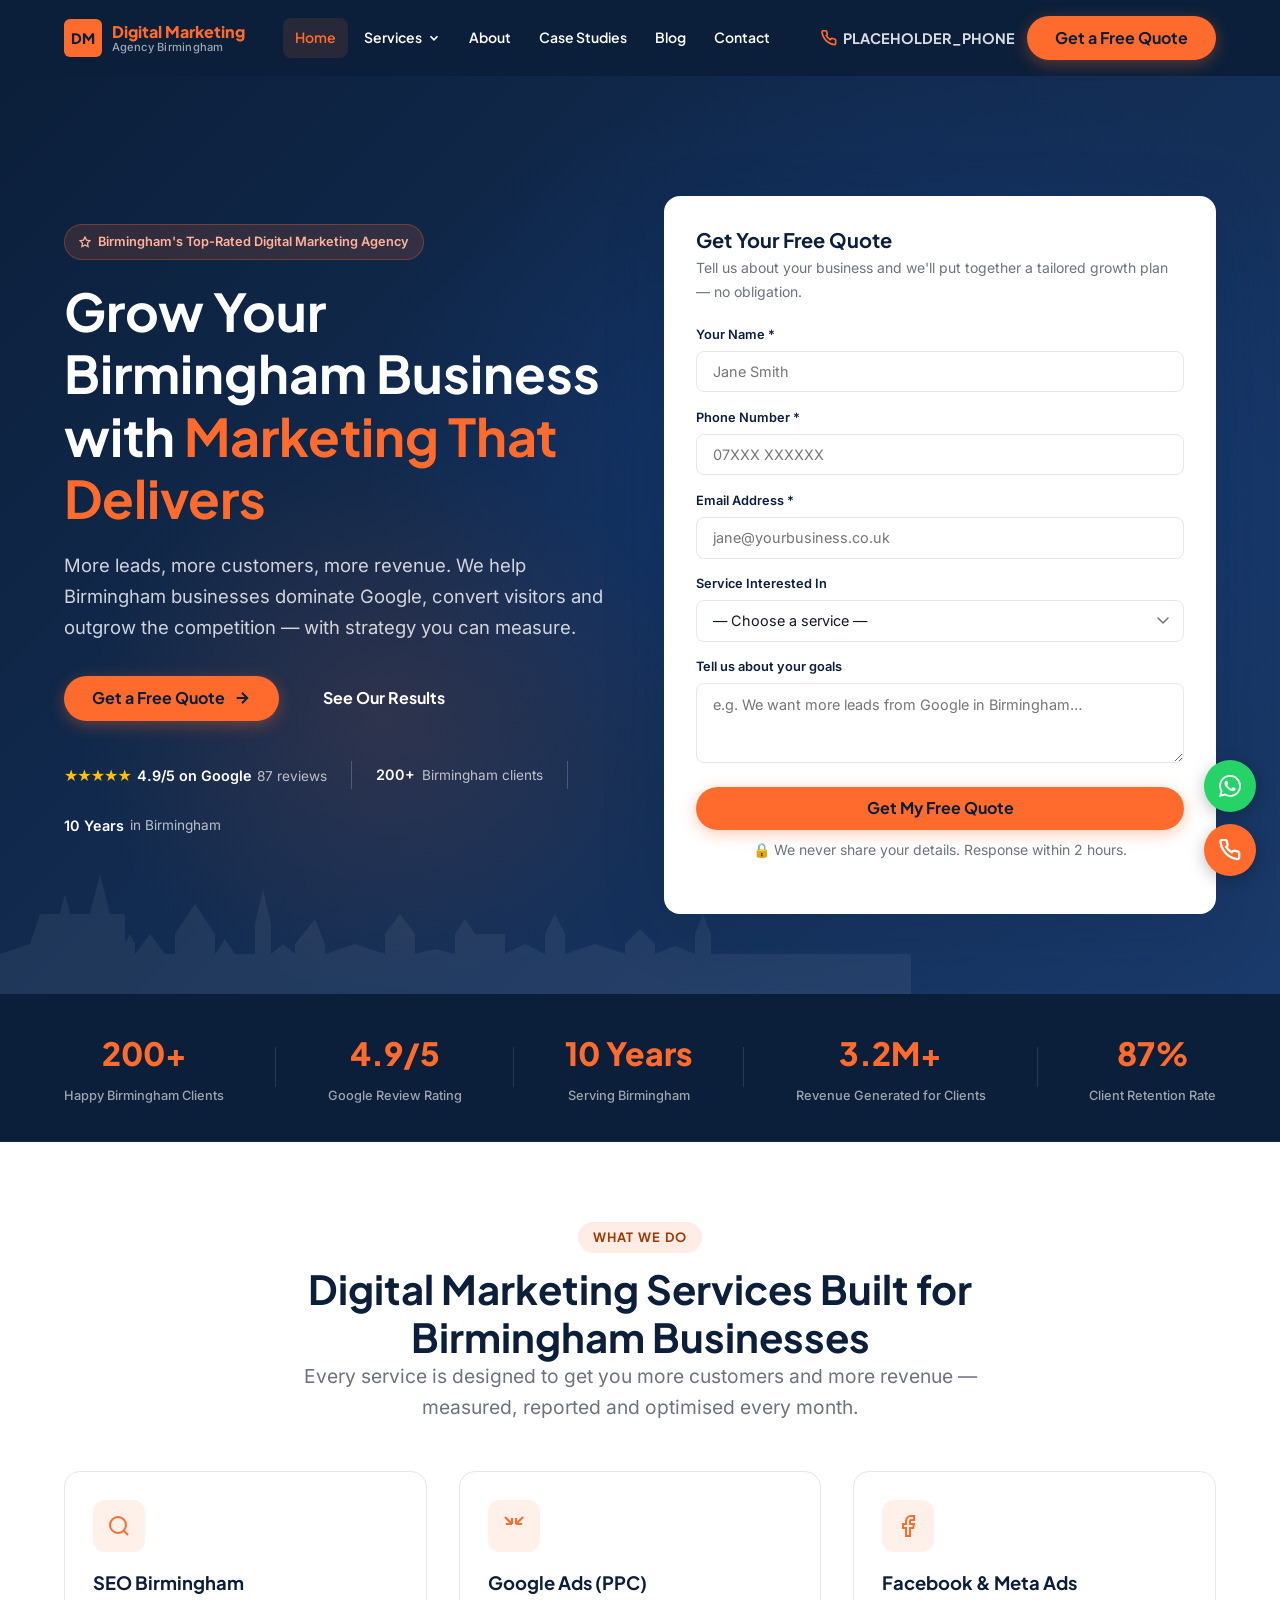
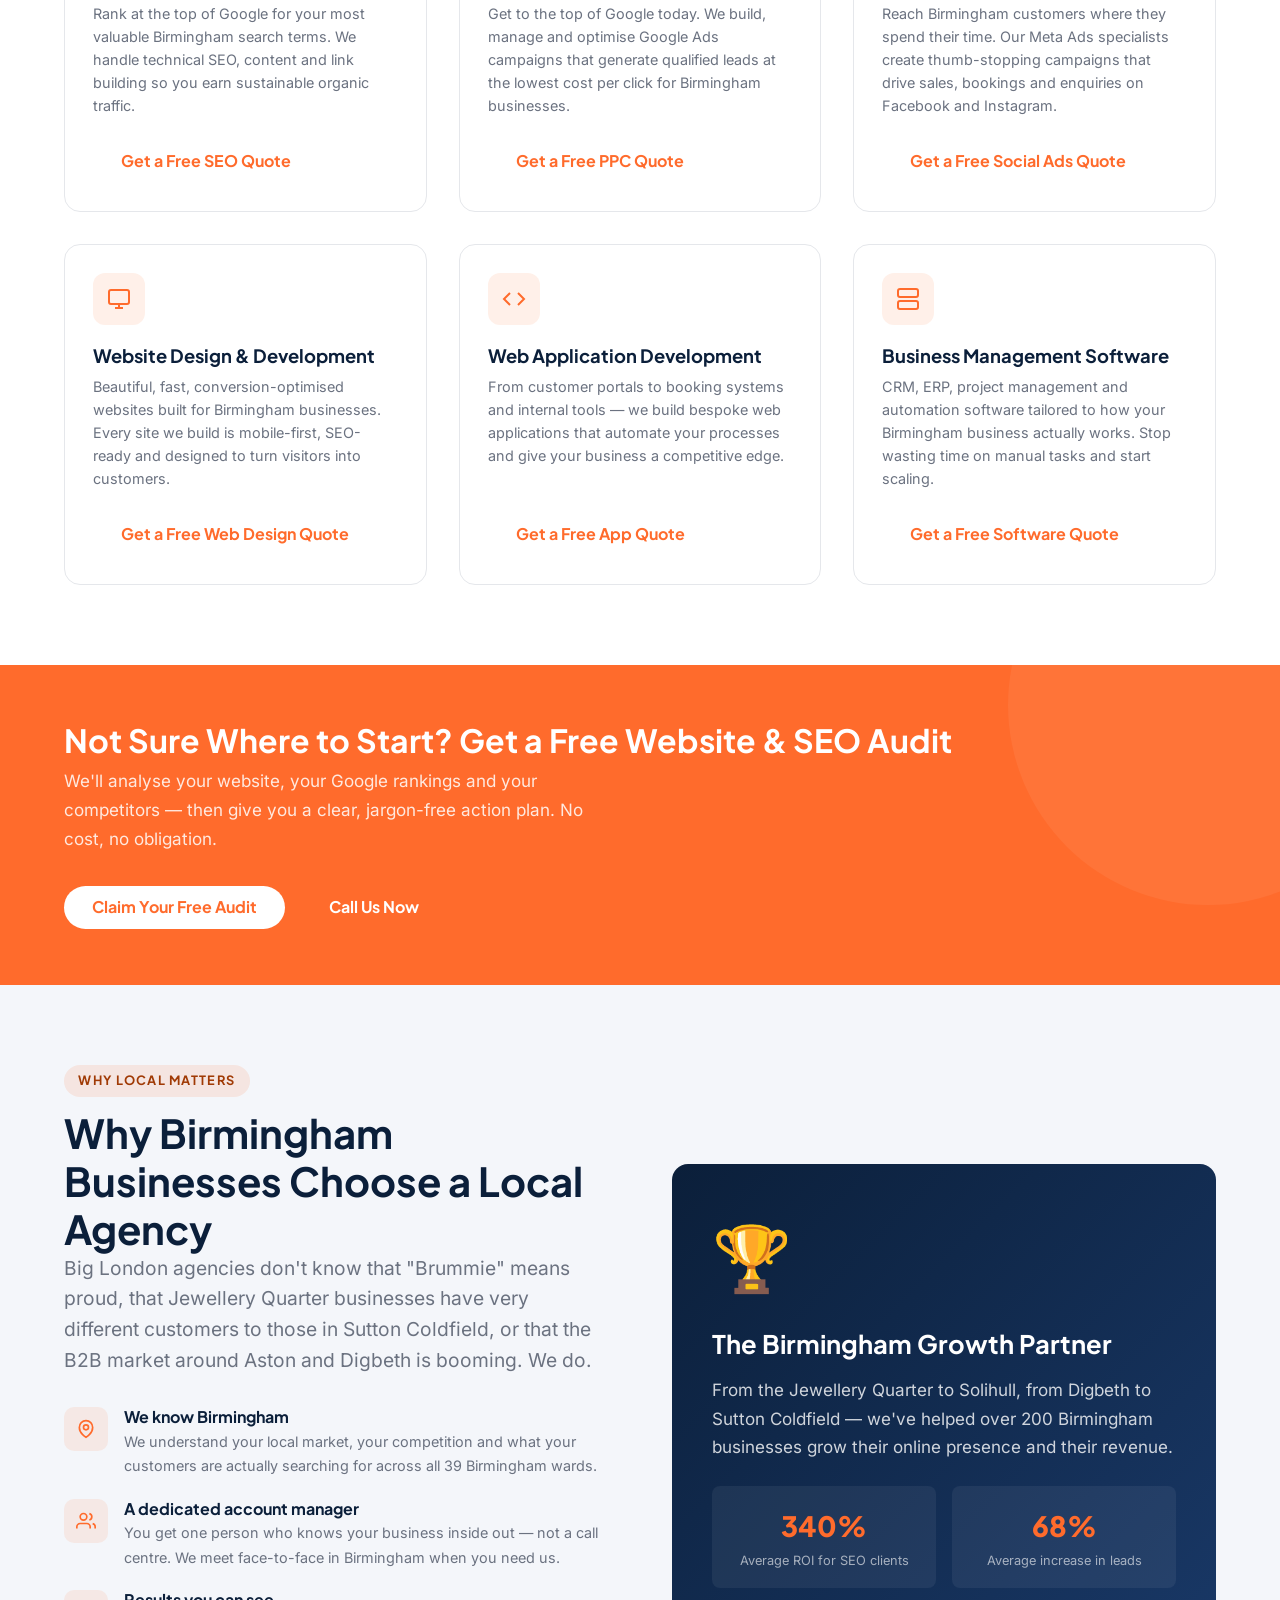
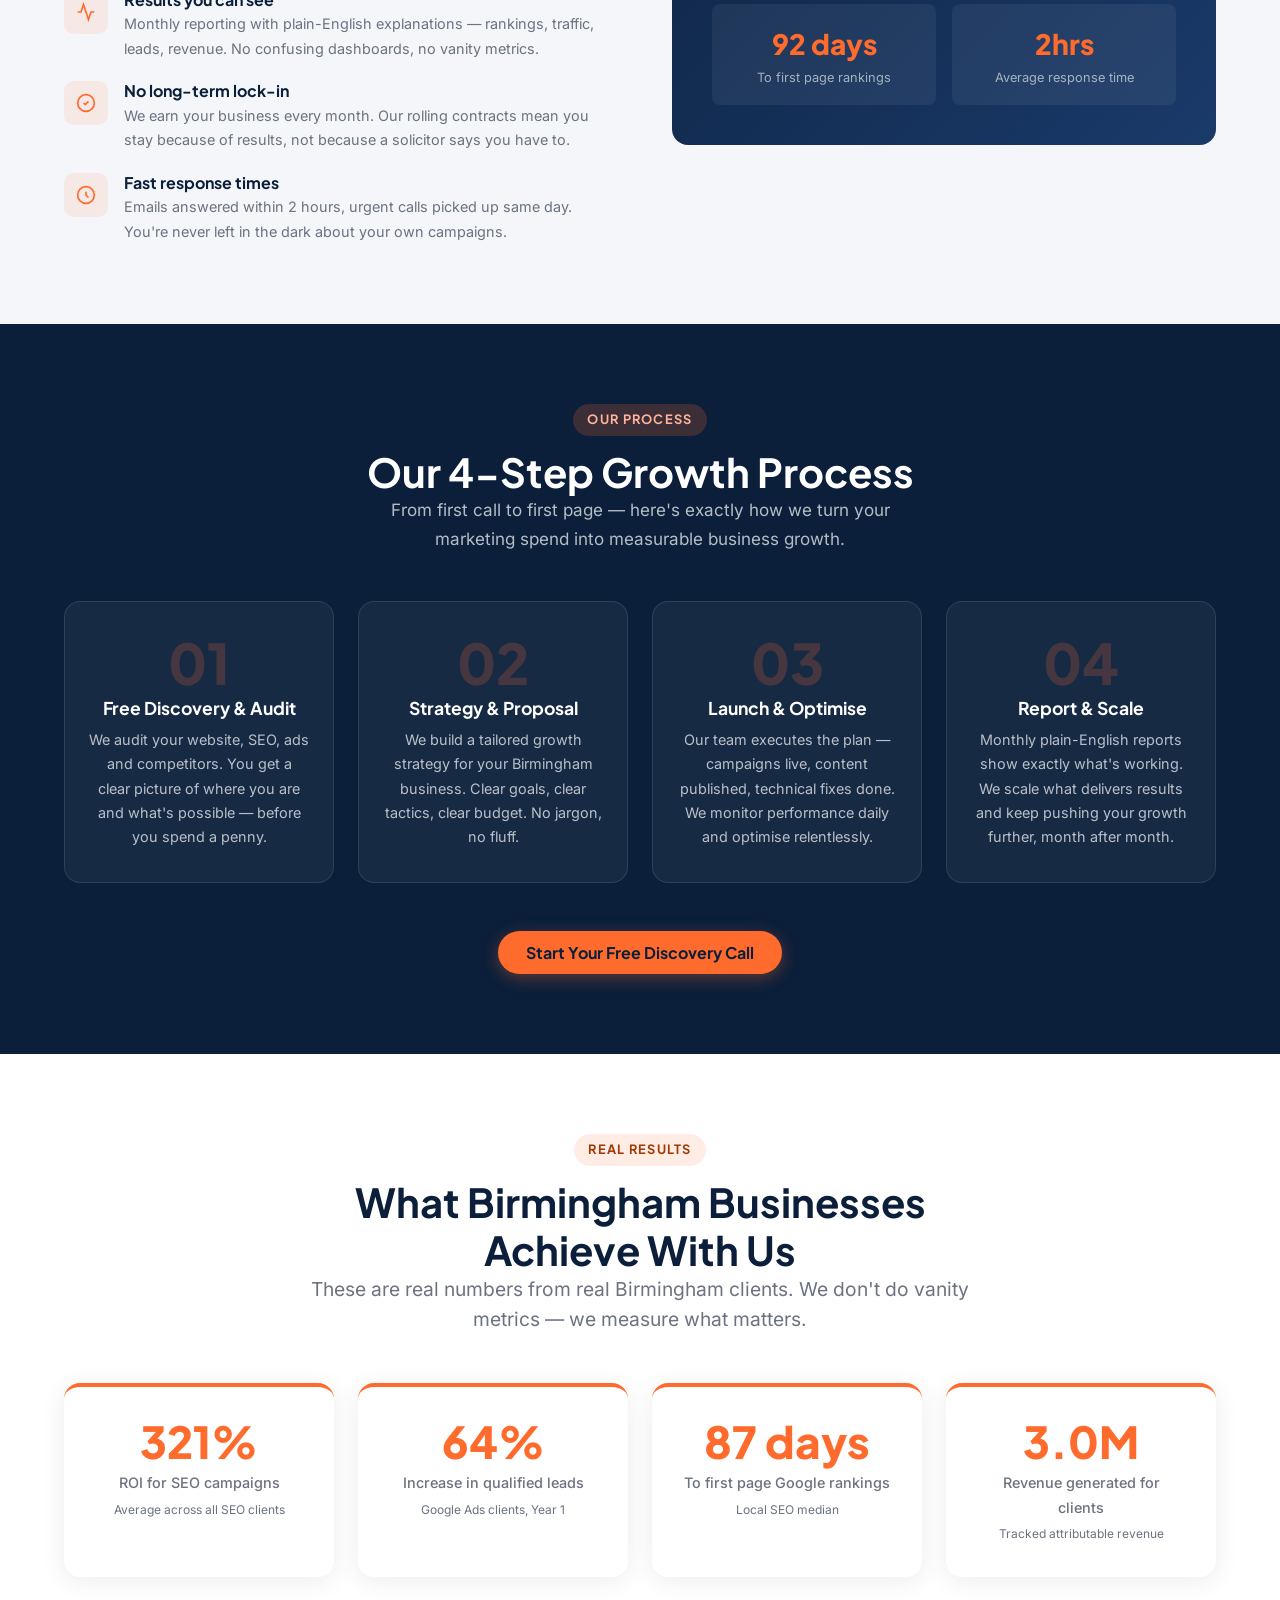
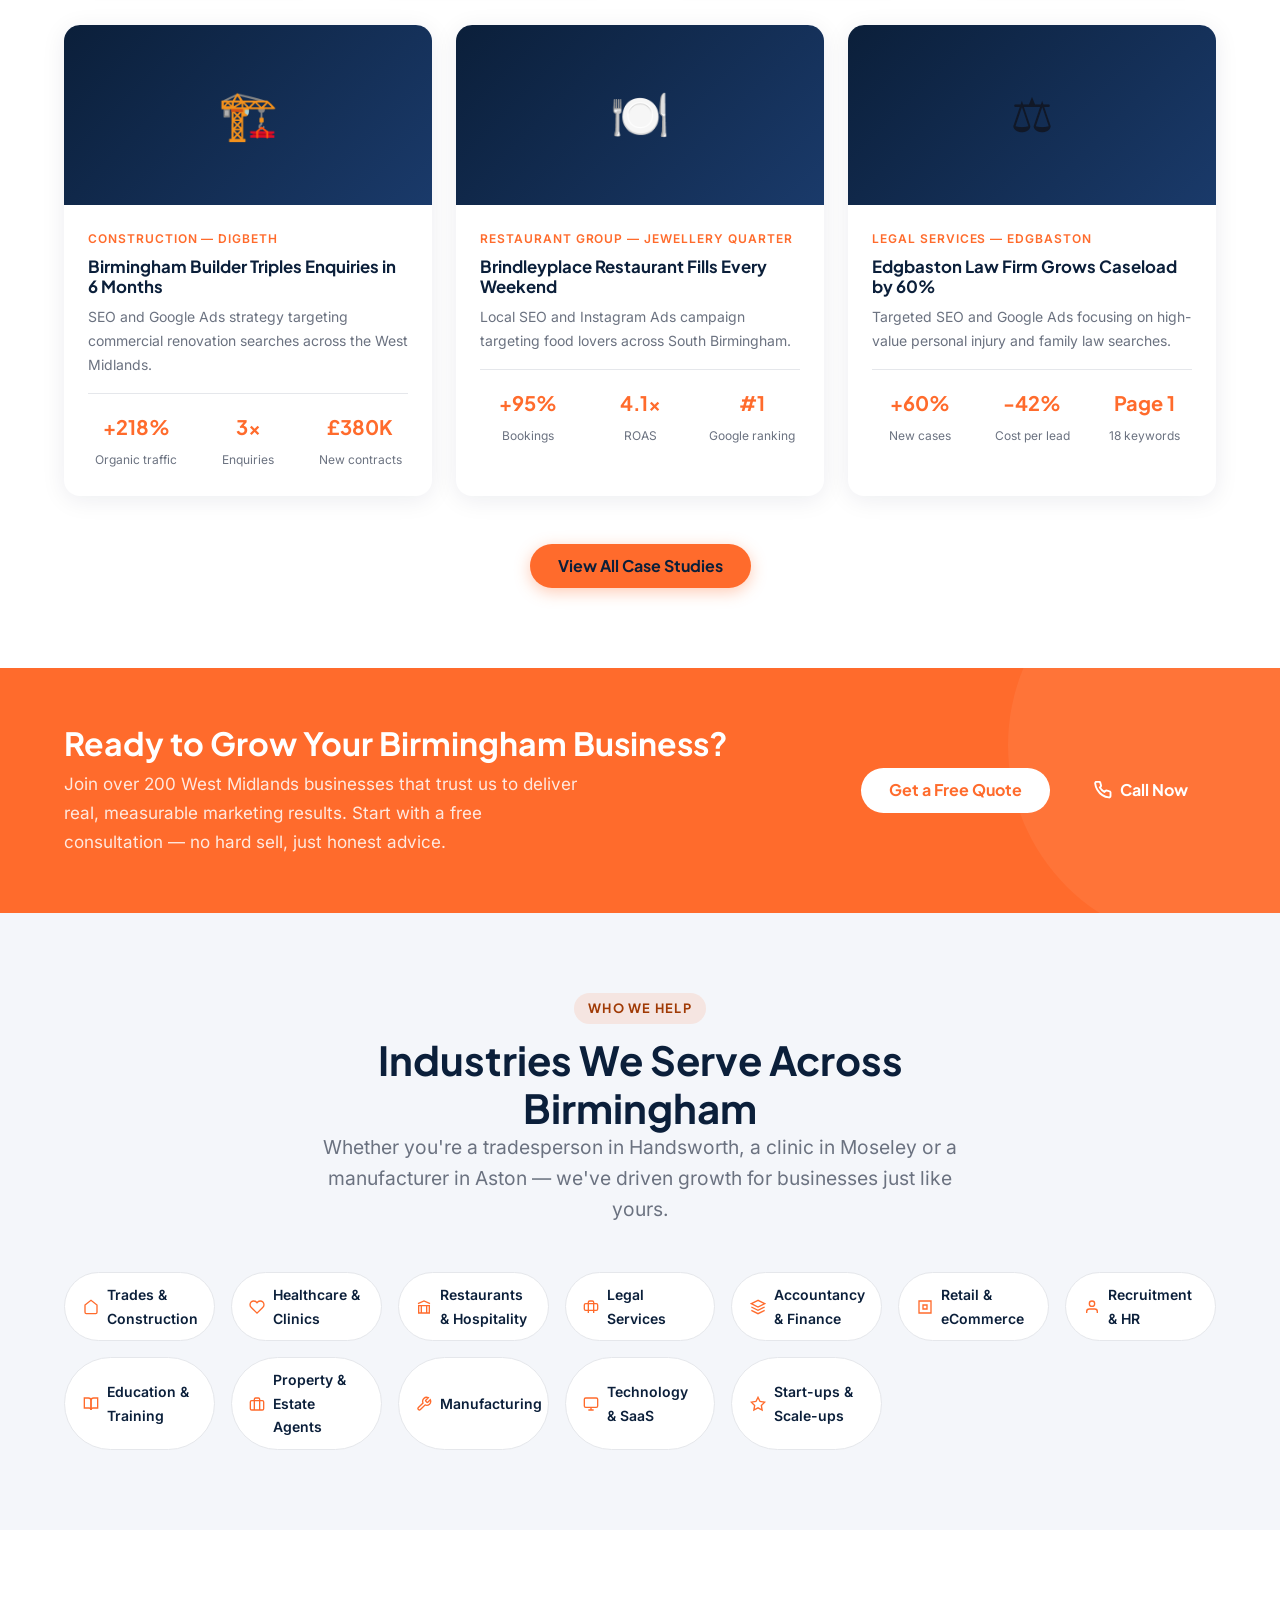
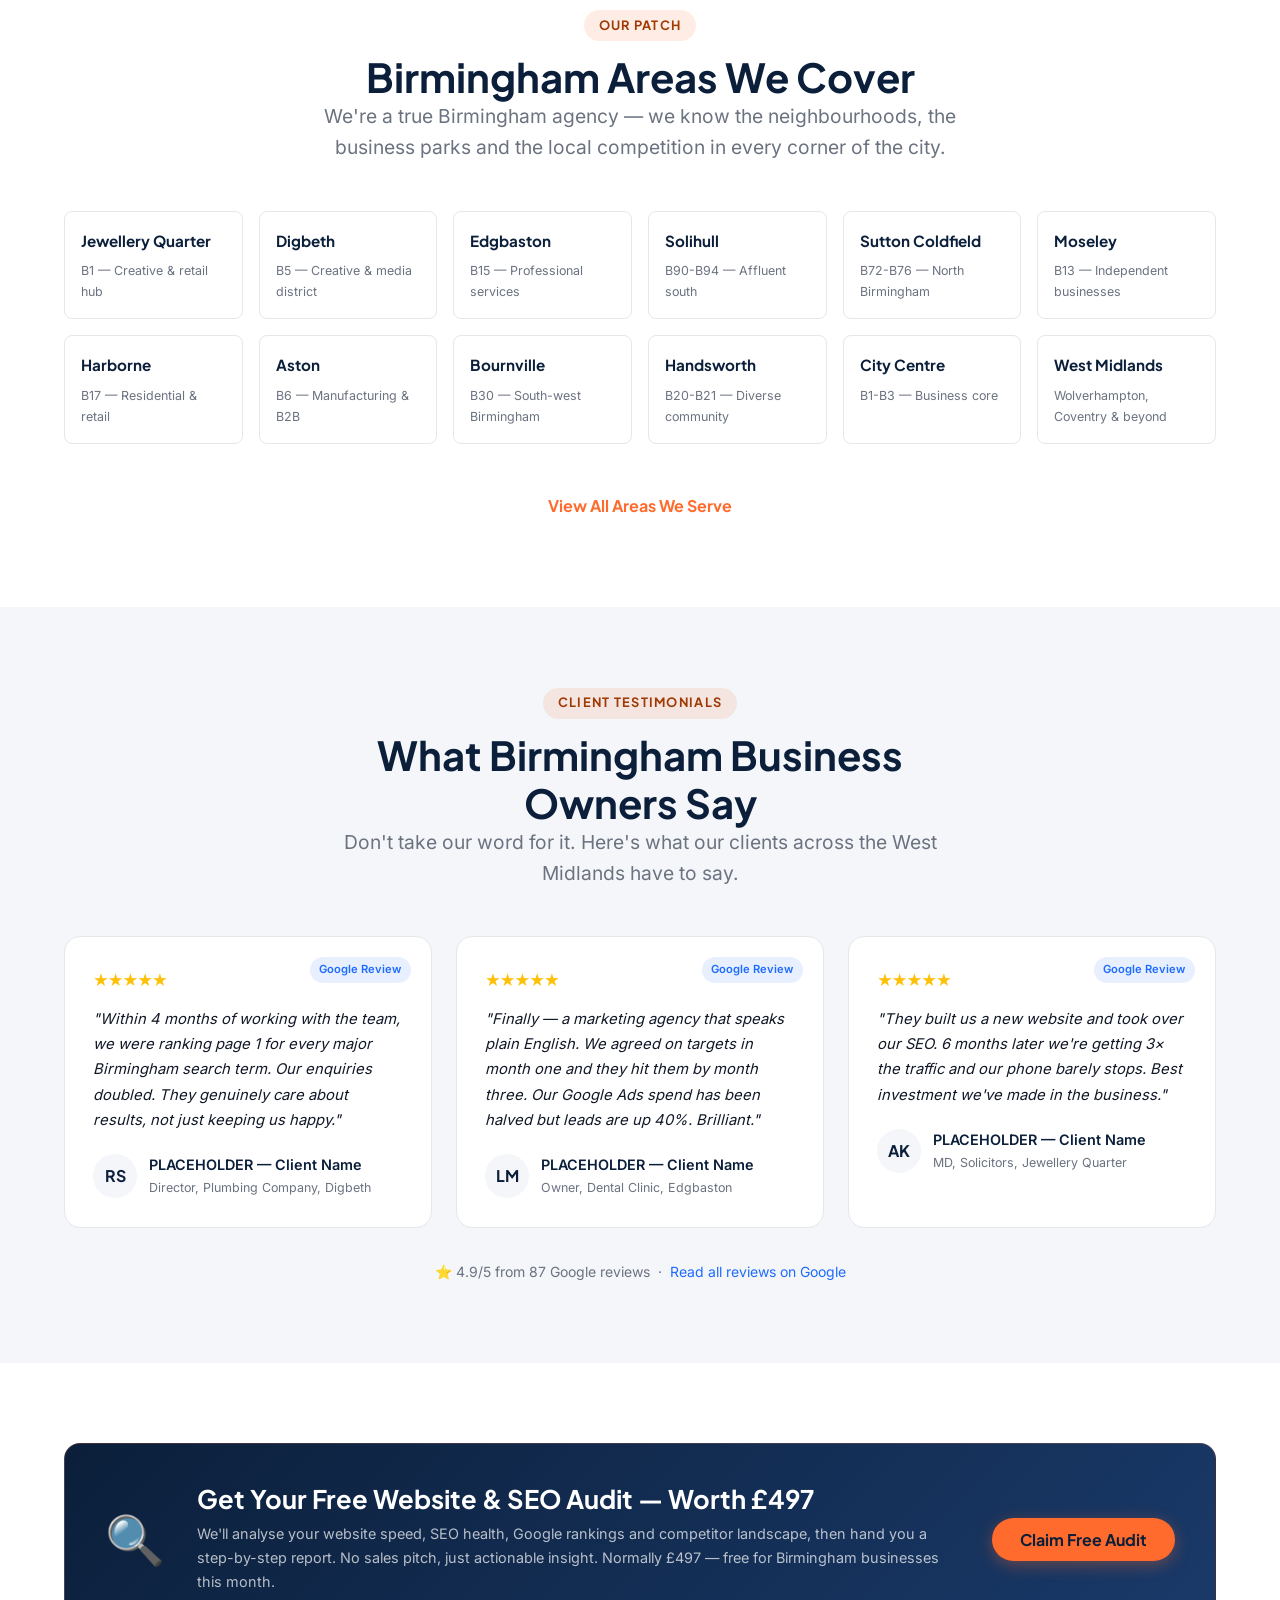
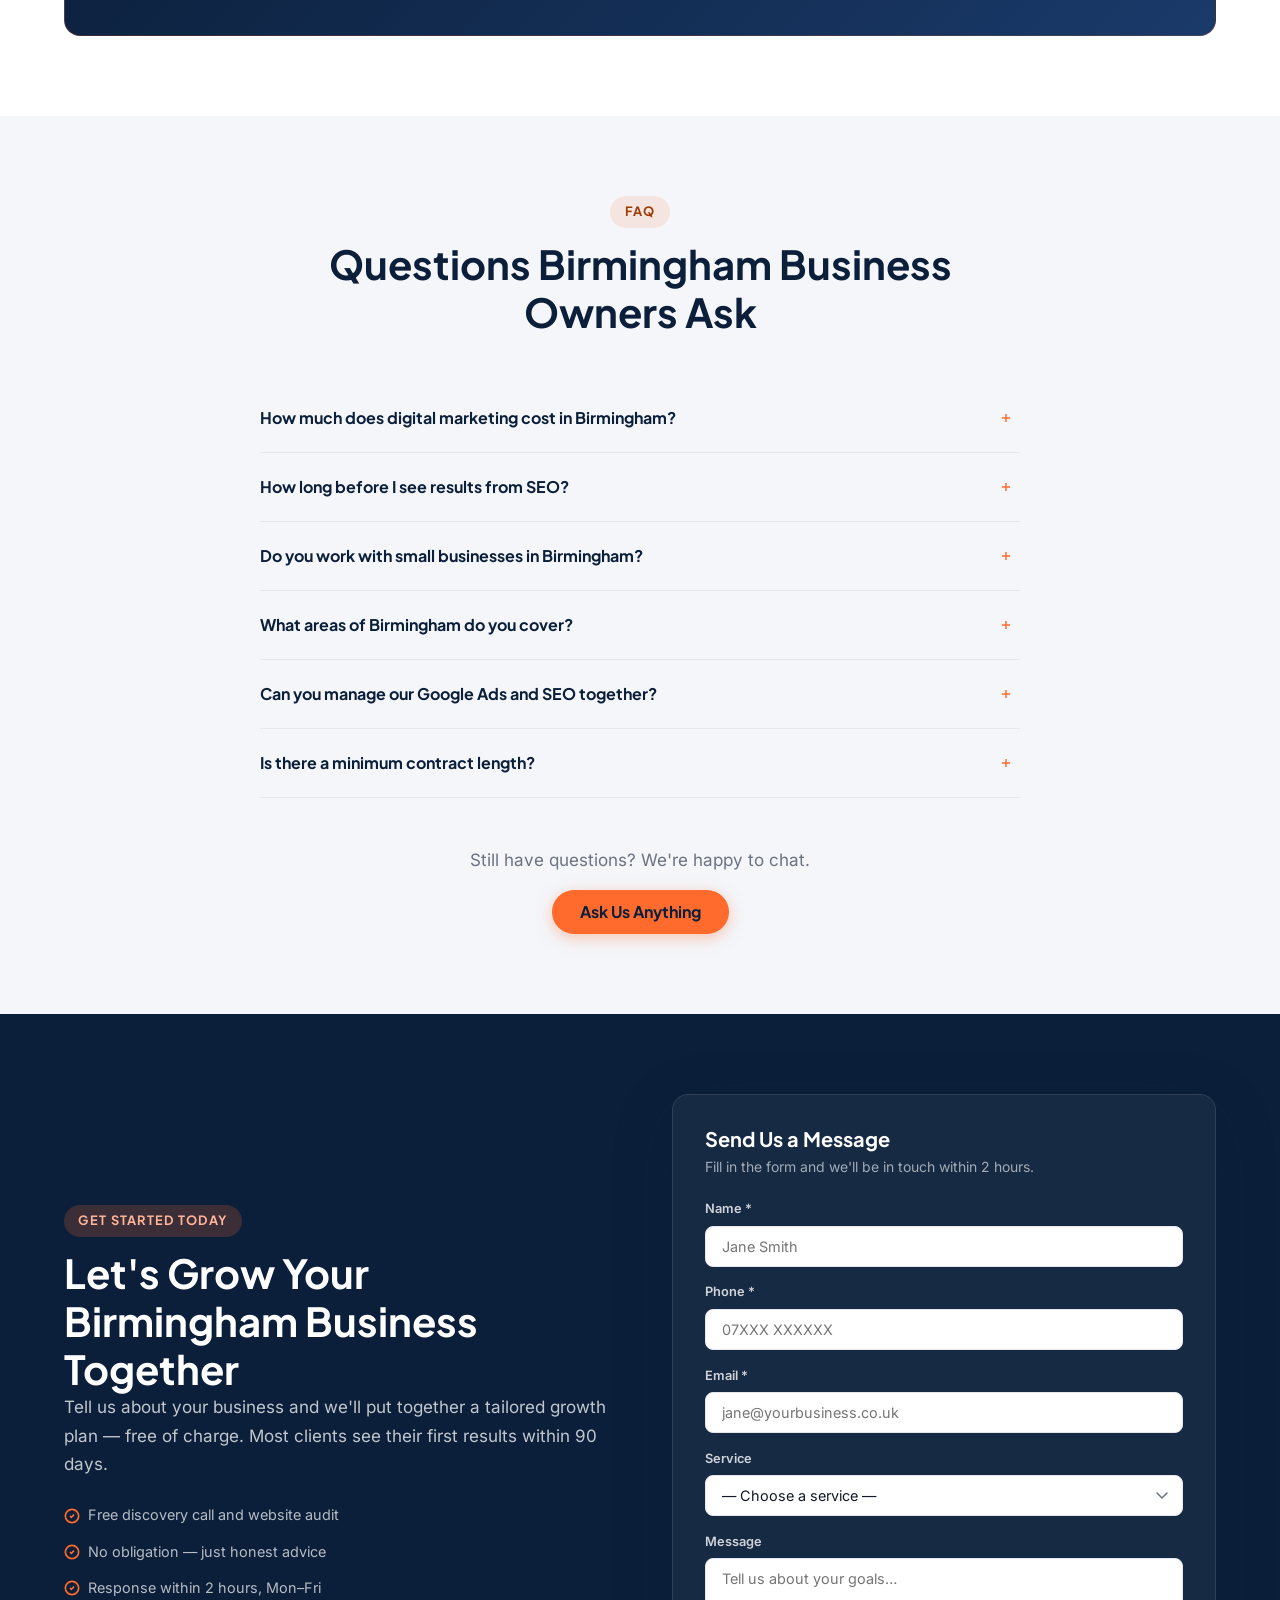
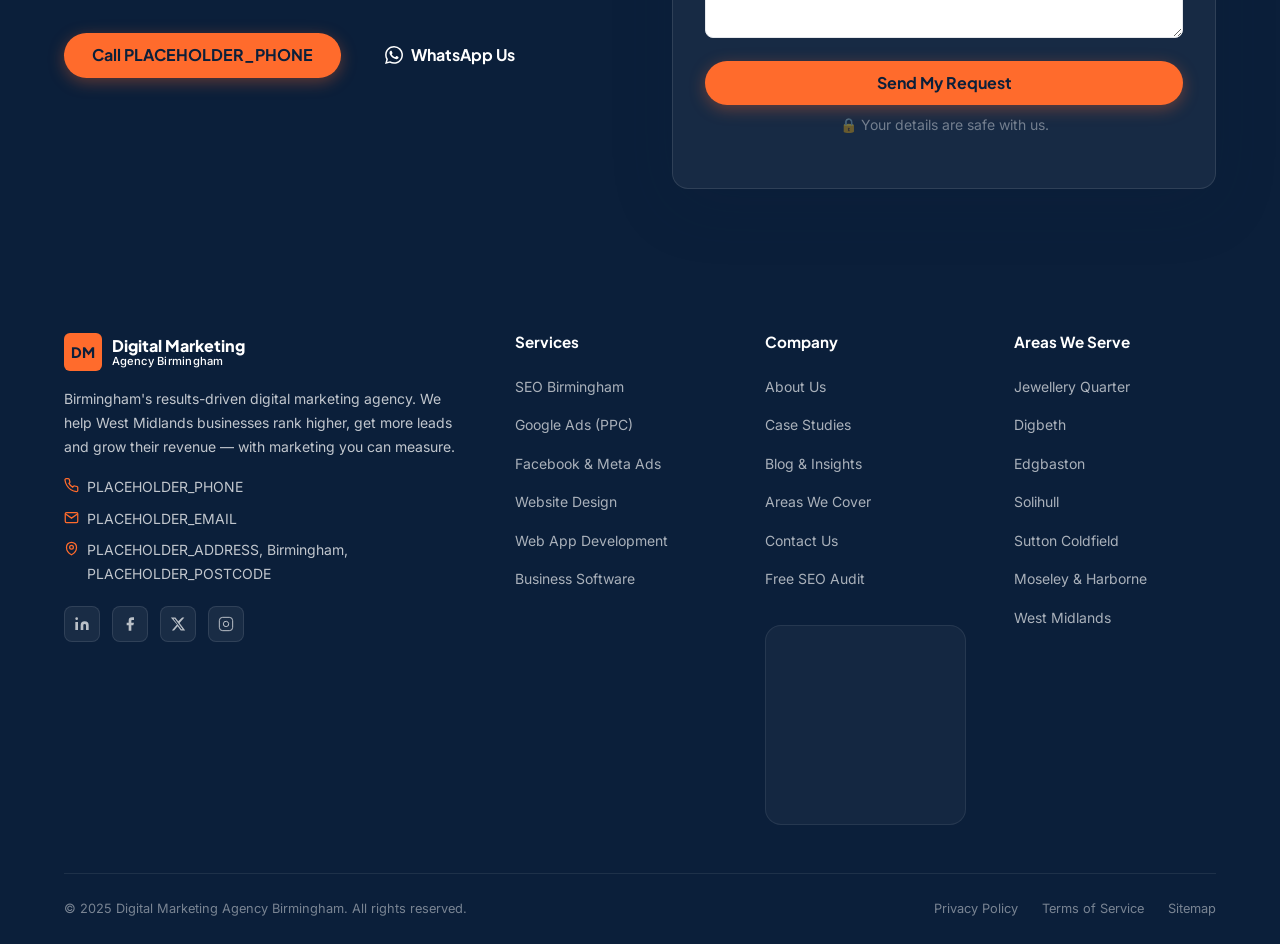
<file: index.html>
<!DOCTYPE html>
<html lang="en-GB">
<head>
  <meta charset="UTF-8">
  <meta name="viewport" content="width=device-width, initial-scale=1.0">
  <title>Digital Marketing Agency Birmingham | Results-Driven Growth</title>
  <meta name="description" content="Birmingham's top-rated digital marketing agency. SEO, Google Ads, web design & social media for West Midlands businesses. Get a free quote today.">
  <meta name="robots" content="index, follow">
  <link rel="canonical" href="https://www.digitalmarketingagencybirmingham.co.uk/">

  <!-- Open Graph -->
  <meta property="og:type" content="website">
  <meta property="og:url" content="https://www.digitalmarketingagencybirmingham.co.uk/">
  <meta property="og:title" content="Digital Marketing Agency Birmingham | Results-Driven Growth">
  <meta property="og:description" content="Birmingham's top-rated digital marketing agency. SEO, Google Ads, web design & social media for West Midlands businesses.">
  <meta property="og:image" content="https://www.digitalmarketingagencybirmingham.co.uk/assets/images/og-home.jpg">
  <meta name="twitter:card" content="summary_large_image">
  <meta name="twitter:title" content="Digital Marketing Agency Birmingham">
  <meta name="twitter:description" content="Birmingham's top-rated digital marketing agency. SEO, Google Ads, web design & social media for West Midlands businesses.">

  <!-- Google Search Console verification -->
  <meta name="google-site-verification" content="PLACEHOLDER_GSC_TOKEN">

  <link rel="preload" href="/assets/fonts/plus-jakarta-sans-latin.woff2" as="font" type="font/woff2" crossorigin>
  <link rel="preload" href="/assets/fonts/inter-latin.woff2" as="font" type="font/woff2" crossorigin>
  <!-- Fonts & Styles -->
  <link rel="stylesheet" href="/assets/css/main.css?v=3">

  <!-- GA4 -->
  <script>
    window.addEventListener('load',function(){
      setTimeout(function(){
        var s=document.createElement('script');
        s.src='https://www.googletagmanager.com/gtag/js?id=G-PLACEHOLDER';
        s.async=true;document.head.appendChild(s);
        window.dataLayer=window.dataLayer||[];
        function gtag(){dataLayer.push(arguments)}
        gtag('js',new Date());gtag('config','G-PLACEHOLDER',{send_page_view:true});
      },2000);
    });
  </script>

  <!-- Schema Markup -->
  <script type="application/ld+json">
  {
    "@context": "https://schema.org",
    "@graph": [
      {
        "@type": "ProfessionalService",
        "@id": "https://www.digitalmarketingagencybirmingham.co.uk/#organization",
        "name": "Digital Marketing Agency Birmingham",
        "alternateName": "DMA Birmingham",
        "url": "https://www.digitalmarketingagencybirmingham.co.uk",
        "logo": "https://www.digitalmarketingagencybirmingham.co.uk/assets/images/logo.png",
        "image": "https://www.digitalmarketingagencybirmingham.co.uk/assets/images/og-home.jpg",
        "description": "Award-winning digital marketing agency based in Birmingham helping West Midlands businesses grow online with SEO, PPC, web design and social media.",
        "telephone": "PLACEHOLDER_PHONE",
        "email": "PLACEHOLDER_EMAIL",
        "address": {
          "@type": "PostalAddress",
          "streetAddress": "PLACEHOLDER_ADDRESS",
          "addressLocality": "Birmingham",
          "addressRegion": "West Midlands",
          "postalCode": "PLACEHOLDER_POSTCODE",
          "addressCountry": "GB"
        },
        "geo": { "@type": "GeoCoordinates", "latitude": "52.4862", "longitude": "-1.8904" },
        "areaServed": ["Birmingham", "West Midlands", "Solihull", "Sutton Coldfield", "Edgbaston", "Digbeth", "Jewellery Quarter"],
        "openingHoursSpecification": [
          { "@type": "OpeningHoursSpecification", "dayOfWeek": ["Monday","Tuesday","Wednesday","Thursday","Friday"], "opens": "09:00", "closes": "18:00" }
        ],
        "aggregateRating": { "@type": "AggregateRating", "ratingValue": "4.9", "reviewCount": "87", "bestRating": "5" },
        "sameAs": [
          "https://www.facebook.com/PLACEHOLDER",
          "https://www.linkedin.com/company/PLACEHOLDER",
          "https://twitter.com/PLACEHOLDER"
        ]
      },
      {
        "@type": "WebSite",
        "@id": "https://www.digitalmarketingagencybirmingham.co.uk/#website",
        "url": "https://www.digitalmarketingagencybirmingham.co.uk",
        "name": "Digital Marketing Agency Birmingham",
        "publisher": { "@id": "https://www.digitalmarketingagencybirmingham.co.uk/#organization" },
        "potentialAction": {
          "@type": "SearchAction",
          "target": "https://www.digitalmarketingagencybirmingham.co.uk/blog/?s={search_term_string}",
          "query-input": "required name=search_term_string"
        }
      },
      {
        "@type": "FAQPage",
        "mainEntity": [
          {
            "@type": "Question",
            "name": "How much does digital marketing cost in Birmingham?",
            "acceptedAnswer": { "@type": "Answer", "text": "Our digital marketing packages start from £500/month for local SEO, rising to £2,500+/month for full-service campaigns. Every engagement starts with a free audit so we scope exactly what your business needs." }
          },
          {
            "@type": "Question",
            "name": "How long before I see results from SEO?",
            "acceptedAnswer": { "@type": "Answer", "text": "Most Birmingham clients see measurable ranking improvements within 90 days. Significant organic traffic growth typically follows at the 4–6 month mark. We track and report every step of the way." }
          },
          {
            "@type": "Question",
            "name": "Do you work with small businesses in Birmingham?",
            "acceptedAnswer": { "@type": "Answer", "text": "Absolutely. Most of our clients are SMEs across the West Midlands — from sole traders and restaurants to law firms and manufacturers. We tailor strategy to your budget and goals." }
          },
          {
            "@type": "Question",
            "name": "What areas of Birmingham do you cover?",
            "acceptedAnswer": { "@type": "Answer", "text": "We serve the whole of Birmingham and the wider West Midlands, including Solihull, Sutton Coldfield, Edgbaston, Jewellery Quarter, Digbeth, Moseley, Harborne, Aston, Bournville, and Handsworth." }
          },
          {
            "@type": "Question",
            "name": "Can you manage our Google Ads and SEO together?",
            "acceptedAnswer": { "@type": "Answer", "text": "Yes — and that integrated approach usually delivers the best results. Our team builds a combined strategy where paid search covers short-term demand and SEO builds long-term authority. You get one account manager and one clear report." }
          }
        ]
      }
    ]
  }
  </script>
  <style data-critical="1">*,*::before,*::after{box-sizing:border-box;margin:0;padding:0}html{scroll-behavior:smooth}body{font-family:Inter,system-ui,sans-serif;font-size:17px;line-height:1.7;color:#111827;background:#fff;overflow-x:hidden;padding-top:0}a{color:#1E6BFF;text-decoration:none}ul{list-style:none}.container{width:100%;max-width:1200px;margin:0 auto;padding:0 24px}#header{position:sticky;top:0;z-index:1000;background:#0B1F3A;height:76px;display:flex;align-items:center}.logo{display:flex;align-items:center;gap:.6rem;text-decoration:none}.logo-mark{background:#FF6B2C;color:#0B1F3A;font-weight:800;font-size:.9rem;padding:.3rem .5rem;border-radius:6px}.logo-text{color:#fff;font-size:.95rem;font-weight:500}.logo-text strong{color:#FF6B2C}.hero{background:linear-gradient(135deg,#0B1F3A 0%,#1a3a6b 100%);min-height:90vh;display:flex;align-items:center;padding:120px 0 80px;position:relative;overflow:hidden;color:#fff}.btn{display:inline-flex;align-items:center;gap:.5rem;padding:.85rem 1.75rem;border-radius:50px;font-weight:700;font-size:1rem;cursor:pointer;transition:background-color .25s,color .25s,transform .25s,box-shadow .25s;border:none}.btn-orange{background:#FF6B2C;color:#0B1F3A}.fade-up{opacity:0;transform:translateY(28px);transition:opacity .6s ease,transform .6s ease}.fade-up.visible{opacity:1;transform:none}.nav-link{color:#fff!important}.nav-link:hover,.nav-link.active{color:#FF6B2C!important}.page-body{padding-top:0!important}</style>
</head>
<body class="page-body">

<!-- ============================
     HEADER
============================= -->
<header id="header" role="banner">
  <div class="container">
    <div class="header-inner">
      <!-- Logo -->
      <a href="/" class="logo" aria-label="Digital Marketing Agency Birmingham – Home">
        <div class="logo-mark" aria-hidden="true">DM</div>
        <div class="logo-text">
          <strong>Digital Marketing</strong>
          <span>Agency Birmingham</span>
        </div>
      </a>

      <!-- Desktop Nav -->
      <nav class="nav" aria-label="Main navigation">
        <div class="nav-item">
          <a href="/" class="nav-link active">Home</a>
        </div>
        <div class="nav-item">
          <a href="/services/" class="nav-link" aria-haspopup="true" aria-expanded="false">
            Services
            <svg viewBox="0 0 16 16" fill="none" stroke="currentColor" stroke-width="2"><path d="M4 6l4 4 4-4"/></svg>
          </a>
          <div class="dropdown" role="menu">
            <a href="/services/seo-birmingham/" role="menuitem">
              <span class="dropdown-icon" aria-hidden="true">
                <svg width="16" height="16" viewBox="0 0 24 24" fill="none" stroke="currentColor" stroke-width="2"><circle cx="11" cy="11" r="8"/><path d="m21 21-4.35-4.35"/></svg>
              </span>
              <div><strong>SEO</strong><br><small>Rank higher in Birmingham</small></div>
            </a>
            <a href="/services/google-ads-birmingham/" role="menuitem">
              <span class="dropdown-icon" aria-hidden="true">
                <svg width="16" height="16" viewBox="0 0 24 24" fill="none" stroke="currentColor" stroke-width="2"><path d="M3 3l7 7m0 0v-6m0 6H4m17-7-7 7m0 0v-6m0 6h6"/></svg>
              </span>
              <div><strong>Google Ads</strong><br><small>Instant targeted traffic</small></div>
            </a>
            <a href="/services/facebook-meta-ads-birmingham/" role="menuitem">
              <span class="dropdown-icon" aria-hidden="true">
                <svg width="16" height="16" viewBox="0 0 24 24" fill="none" stroke="currentColor" stroke-width="2"><rect x="2" y="3" width="20" height="14" rx="2"/><path d="M8 21h8m-4-4v4"/></svg>
              </span>
              <div><strong>Facebook &amp; Meta Ads</strong><br><small>Social media advertising</small></div>
            </a>
            <a href="/services/website-design-development-birmingham/" role="menuitem">
              <span class="dropdown-icon" aria-hidden="true">
                <svg width="16" height="16" viewBox="0 0 24 24" fill="none" stroke="currentColor" stroke-width="2"><rect x="2" y="3" width="20" height="14" rx="2"/><path d="M8 21h8m-4-4v4"/></svg>
              </span>
              <div><strong>Website Design</strong><br><small>Conversion-focused sites</small></div>
            </a>
            <a href="/services/web-application-development-birmingham/" role="menuitem">
              <span class="dropdown-icon" aria-hidden="true">
                <svg width="16" height="16" viewBox="0 0 24 24" fill="none" stroke="currentColor" stroke-width="2"><polyline points="16 18 22 12 16 6"/><polyline points="8 6 2 12 8 18"/></svg>
              </span>
              <div><strong>Web App Development</strong><br><small>Custom digital tools</small></div>
            </a>
            <a href="/services/business-management-software-birmingham/" role="menuitem">
              <span class="dropdown-icon" aria-hidden="true">
                <svg width="16" height="16" viewBox="0 0 24 24" fill="none" stroke="currentColor" stroke-width="2"><rect x="2" y="2" width="20" height="8" rx="2"/><rect x="2" y="14" width="20" height="8" rx="2"/><path d="M6 6h.01M6 18h.01"/></svg>
              </span>
              <div><strong>Business Software</strong><br><small>CRM, ERP &amp; automation</small></div>
            </a>
          </div>
        </div>
        <div class="nav-item"><a href="/about/" class="nav-link">About</a></div>
        <div class="nav-item"><a href="/case-studies/" class="nav-link">Case Studies</a></div>
        <div class="nav-item"><a href="/blog/" class="nav-link">Blog</a></div>
        <div class="nav-item"><a href="/contact/" class="nav-link">Contact</a></div>
      </nav>

      <!-- Header CTA -->
      <div class="header-cta">
        <a href="tel:PLACEHOLDER_PHONE" class="header-phone" data-track-call aria-label="Call us">
          <svg width="16" height="16" viewBox="0 0 24 24" fill="none" stroke="currentColor" stroke-width="2.5" aria-hidden="true"><path d="M22 16.92v3a2 2 0 0 1-2.18 2 19.79 19.79 0 0 1-8.63-3.07A19.5 19.5 0 0 1 4.69 12 19.79 19.79 0 0 1 1.61 3.45 2 2 0 0 1 3.59 1h3a2 2 0 0 1 2 1.72c.127.96.361 1.903.7 2.81a2 2 0 0 1-.45 2.11L7.91 8.56a16 16 0 0 0 6 6l1.27-1.27a2 2 0 0 1 2.11-.45c.907.339 1.85.573 2.81.7A2 2 0 0 1 22 15.92v1z"/></svg>
          PLACEHOLDER_PHONE
        </a>
        <a href="/contact/" class="btn btn-primary btn-sm">Get a Free Quote</a>
        <button class="menu-toggle" aria-label="Open menu" aria-expanded="false" aria-controls="mobile-nav">
          <span></span><span></span><span></span>
        </button>
      </div>
    </div>
  </div>
</header>

<!-- Mobile Nav -->
<nav id="mobile-nav" class="mobile-nav" aria-label="Mobile navigation">
  <div class="mobile-nav-links">
    <a href="/">Home</a>
    <span class="sub-label">Services</span>
    <a class="sub-link" href="/services/seo-birmingham/">SEO Birmingham</a>
    <a class="sub-link" href="/services/google-ads-birmingham/">Google Ads</a>
    <a class="sub-link" href="/services/facebook-meta-ads-birmingham/">Facebook &amp; Meta Ads</a>
    <a class="sub-link" href="/services/website-design-development-birmingham/">Website Design</a>
    <a class="sub-link" href="/services/web-application-development-birmingham/">Web App Development</a>
    <a class="sub-link" href="/services/business-management-software-birmingham/">Business Software</a>
    <a href="/about/">About</a>
    <a href="/case-studies/">Case Studies</a>
    <a href="/blog/">Blog</a>
    <a href="/areas/">Areas We Cover</a>
    <a href="/contact/">Contact</a>
  </div>
  <a href="tel:PLACEHOLDER_PHONE" class="btn btn-secondary" style="margin-bottom:0.75rem;width:100%;justify-content:center;" data-track-call>
    <svg width="16" height="16" viewBox="0 0 24 24" fill="none" stroke="currentColor" stroke-width="2.5"><path d="M22 16.92v3a2 2 0 0 1-2.18 2 19.79 19.79 0 0 1-8.63-3.07A19.5 19.5 0 0 1 4.69 12 19.79 19.79 0 0 1 1.61 3.45 2 2 0 0 1 3.59 1h3a2 2 0 0 1 2 1.72c.127.96.361 1.903.7 2.81a2 2 0 0 1-.45 2.11L7.91 8.56a16 16 0 0 0 6 6l1.27-1.27a2 2 0 0 1 2.11-.45c.907.339 1.85.573 2.81.7A2 2 0 0 1 22 15.92v1z"/></svg>
    PLACEHOLDER_PHONE
  </a>
  <a href="/contact/" class="btn btn-primary" style="width:100%;justify-content:center;">Get a Free Quote</a>
</nav>

<main id="main-content">

<!-- ============================
     HERO
============================= -->
<section class="hero" aria-label="Hero">
  <!-- Subtle Birmingham skyline SVG background -->
  <svg class="hero-skyline" viewBox="0 0 1440 120" xmlns="http://www.w3.org/2000/svg" aria-hidden="true" preserveAspectRatio="xMidYMax meet">
    <path d="M0 120V80l30-10 10-30h20l5-20 5 20h20l10-40 10 40h15V70l5-10 5 10V80l15-20 15 20h10V60l20-30 20 30V80l10-15 10 15h20V50l8-35 8 35V80l12-10 12 10V70l20-25 10 25V80l30-10 30 10V60l15-20 15 20V80l20-5 20 5V60l10-15 10 15h30V80l20-10 20 10V60l10-20 10 20V80l30-10 30 10V70l15-15 15 15V80l20-8 20 8V60l8-20 8 20V80h200V120z" fill="white"/>
  </svg>

  <div class="container">
    <div class="hero-inner">
      <!-- Hero Content -->
      <div class="hero-content">
        <div class="hero-tag" aria-label="Badges">
          <svg width="12" height="12" viewBox="0 0 24 24" fill="none" stroke="currentColor" stroke-width="2.5" aria-hidden="true"><path d="M12 2l3.09 6.26L22 9.27l-5 4.87 1.18 6.88L12 17.77l-6.18 3.25L7 14.14 2 9.27l6.91-1.01L12 2z"/></svg>
          Birmingham's Top-Rated Digital Marketing Agency
        </div>
        <h1>Grow Your Birmingham Business with <span>Marketing That Delivers</span></h1>
        <p class="hero-subhead">More leads, more customers, more revenue. We help Birmingham businesses dominate Google, convert visitors and outgrow the competition — with strategy you can measure.</p>
        <div class="hero-buttons">
          <a href="/contact/" class="btn btn-primary btn-lg">
            Get a Free Quote
            <svg width="18" height="18" viewBox="0 0 24 24" fill="none" stroke="currentColor" stroke-width="2.5" aria-hidden="true"><path d="M5 12h14m-7-7 7 7-7 7"/></svg>
          </a>
          <a href="/case-studies/" class="btn btn-secondary-white btn-lg">See Our Results</a>
        </div>
        <!-- Trust signals -->
        <div class="hero-trust">
          <div class="hero-trust-item">
            <div class="stars" aria-label="5 star rating">★★★★★</div>
            <div>
              <strong>4.9/5 on Google</strong>
              <span>87 reviews</span>
            </div>
          </div>
          <div class="hero-trust-divider" aria-hidden="true"></div>
          <div class="hero-trust-item">
            <strong>200+</strong>
            <span>Birmingham clients</span>
          </div>
          <div class="hero-trust-divider" aria-hidden="true"></div>
          <div class="hero-trust-item">
            <strong>10 Years</strong>
            <span>in Birmingham</span>
          </div>
        </div>
      </div>

      <!-- Hero Quote Form -->
      <div class="hero-form-card" id="hero-form">
        <h3>Get Your Free Quote</h3>
        <p>Tell us about your business and we'll put together a tailored growth plan — no obligation.</p>
        <form class="quote-form" id="hero-quote-form" novalidate>
          <div class="form-group">
            <label for="hero-name">Your Name *</label>
            <input type="text" id="hero-name" name="name" placeholder="Jane Smith" required autocomplete="name">
          </div>
          <div class="form-group">
            <label for="hero-phone">Phone Number *</label>
            <input type="tel" id="hero-phone" name="phone" placeholder="07XXX XXXXXX" required autocomplete="tel">
          </div>
          <div class="form-group">
            <label for="hero-email">Email Address *</label>
            <input type="email" id="hero-email" name="email" placeholder="jane@yourbusiness.co.uk" required autocomplete="email">
          </div>
          <div class="form-group">
            <label for="hero-service">Service Interested In</label>
            <select id="hero-service" name="service">
              <option value="">— Choose a service —</option>
              <option>SEO</option>
              <option>Google Ads</option>
              <option>Facebook &amp; Meta Ads</option>
              <option>Website Design</option>
              <option>Web App Development</option>
              <option>Business Software</option>
              <option>Full-Service Package</option>
            </select>
          </div>
          <div class="form-group">
            <label for="hero-message">Tell us about your goals</label>
            <textarea id="hero-message" name="message" placeholder="e.g. We want more leads from Google in Birmingham…" rows="3"></textarea>
          </div>
          <button type="submit" class="btn btn-primary" style="width:100%;justify-content:center;">Get My Free Quote</button>
          <p class="form-submit-note">🔒 We never share your details. Response within 2 hours.</p>
        </form>
      </div>
    </div>
  </div>
</section>

<!-- Mobile form (shown below hero on small screens) -->
<div class="hero-mobile-form" style="display:none;">
  <div class="container">
    <div class="hero-form-card">
      <h3>Get Your Free Quote</h3>
      <p>Tell us about your business and we'll put together a tailored growth plan.</p>
      <form class="quote-form" id="mobile-quote-form" novalidate>
        <div class="form-group">
          <label for="m-name">Your Name *</label>
          <input type="text" id="m-name" name="name" placeholder="Jane Smith" required>
        </div>
        <div class="form-group">
          <label for="m-phone">Phone Number *</label>
          <input type="tel" id="m-phone" name="phone" placeholder="07XXX XXXXXX" required>
        </div>
        <div class="form-group">
          <label for="m-email">Email *</label>
          <input type="email" id="m-email" name="email" placeholder="jane@yourbusiness.co.uk" required>
        </div>
        <div class="form-group">
          <label for="m-service">Service</label>
          <select id="m-service" name="service">
            <option value="">— Choose a service —</option>
            <option>SEO</option><option>Google Ads</option><option>Facebook &amp; Meta Ads</option>
            <option>Website Design</option><option>Full-Service Package</option>
          </select>
        </div>
        <button type="submit" class="btn btn-primary" style="width:100%;justify-content:center;">Get My Free Quote</button>
      </form>
    </div>
  </div>
</div>

<!-- ============================
     TRUST BAR
============================= -->
<section class="trust-bar" aria-label="Trust indicators">
  <div class="container">
    <div class="trust-bar-inner">
      <div class="trust-stat">
        <span class="number" data-counter data-target="200" data-suffix="+">200+</span>
        <span class="label">Happy Birmingham Clients</span>
      </div>
      <div class="trust-divider" aria-hidden="true"></div>
      <div class="trust-stat">
        <span class="number" data-counter data-target="4.9" data-suffix="/5" data-decimals="1">4.9/5</span>
        <span class="label">Google Review Rating</span>
      </div>
      <div class="trust-divider" aria-hidden="true"></div>
      <div class="trust-stat">
        <span class="number" data-counter data-target="10" data-suffix=" Years">10 Years</span>
        <span class="label">Serving Birmingham</span>
      </div>
      <div class="trust-divider" aria-hidden="true"></div>
      <div class="trust-stat">
        <span class="number" data-counter data-target="3.2" data-suffix="M+" data-decimals="1">£3.2M+</span>
        <span class="label">Revenue Generated for Clients</span>
      </div>
      <div class="trust-divider" aria-hidden="true"></div>
      <div class="trust-stat">
        <span class="number" data-counter data-target="87" data-suffix="%">87%</span>
        <span class="label">Client Retention Rate</span>
      </div>
    </div>
  </div>
</section>

<!-- ============================
     SERVICES GRID
============================= -->
<section class="section" id="services" aria-labelledby="services-heading">
  <div class="container">
    <div class="section-header text-center">
      <span class="section-tag">What We Do</span>
      <h2 id="services-heading">Digital Marketing Services Built for Birmingham Businesses</h2>
      <p class="lead">Every service is designed to get you more customers and more revenue — measured, reported and optimised every month.</p>
    </div>
    <div class="grid grid--3">
      <div class="card service-card fade-up">
        <div class="card-icon" aria-hidden="true">
          <svg width="24" height="24" viewBox="0 0 24 24" fill="none" stroke="currentColor" stroke-width="2"><circle cx="11" cy="11" r="8"/><path d="m21 21-4.35-4.35"/></svg>
        </div>
        <h3>SEO Birmingham</h3>
        <p>Rank at the top of Google for your most valuable Birmingham search terms. We handle technical SEO, content and link building so you earn sustainable organic traffic.</p>
        <a href="/services/seo-birmingham/" class="btn btn-outline-orange btn-sm" style="align-self:flex-start;margin-top:auto;">Get a Free SEO Quote</a>
      </div>
      <div class="card service-card fade-up">
        <div class="card-icon" aria-hidden="true">
          <svg width="24" height="24" viewBox="0 0 24 24" fill="none" stroke="currentColor" stroke-width="2"><path d="M3 3l7 7m0 0v-6m0 6H4m17-7-7 7m0 0v-6m0 6h6"/></svg>
        </div>
        <h3>Google Ads (PPC)</h3>
        <p>Get to the top of Google today. We build, manage and optimise Google Ads campaigns that generate qualified leads at the lowest cost per click for Birmingham businesses.</p>
        <a href="/services/google-ads-birmingham/" class="btn btn-outline-orange btn-sm" style="align-self:flex-start;margin-top:auto;">Get a Free PPC Quote</a>
      </div>
      <div class="card service-card fade-up">
        <div class="card-icon" aria-hidden="true">
          <svg width="24" height="24" viewBox="0 0 24 24" fill="none" stroke="currentColor" stroke-width="2"><path d="M18 2h-3a5 5 0 0 0-5 5v3H7v4h3v8h4v-8h3l1-4h-4V7a1 1 0 0 1 1-1h3z"/></svg>
        </div>
        <h3>Facebook &amp; Meta Ads</h3>
        <p>Reach Birmingham customers where they spend their time. Our Meta Ads specialists create thumb-stopping campaigns that drive sales, bookings and enquiries on Facebook and Instagram.</p>
        <a href="/services/facebook-meta-ads-birmingham/" class="btn btn-outline-orange btn-sm" style="align-self:flex-start;margin-top:auto;">Get a Free Social Ads Quote</a>
      </div>
      <div class="card service-card fade-up">
        <div class="card-icon" aria-hidden="true">
          <svg width="24" height="24" viewBox="0 0 24 24" fill="none" stroke="currentColor" stroke-width="2"><rect x="2" y="3" width="20" height="14" rx="2"/><path d="M8 21h8m-4-4v4"/></svg>
        </div>
        <h3>Website Design &amp; Development</h3>
        <p>Beautiful, fast, conversion-optimised websites built for Birmingham businesses. Every site we build is mobile-first, SEO-ready and designed to turn visitors into customers.</p>
        <a href="/services/website-design-development-birmingham/" class="btn btn-outline-orange btn-sm" style="align-self:flex-start;margin-top:auto;">Get a Free Web Design Quote</a>
      </div>
      <div class="card service-card fade-up">
        <div class="card-icon" aria-hidden="true">
          <svg width="24" height="24" viewBox="0 0 24 24" fill="none" stroke="currentColor" stroke-width="2"><polyline points="16 18 22 12 16 6"/><polyline points="8 6 2 12 8 18"/></svg>
        </div>
        <h3>Web Application Development</h3>
        <p>From customer portals to booking systems and internal tools — we build bespoke web applications that automate your processes and give your business a competitive edge.</p>
        <a href="/services/web-application-development-birmingham/" class="btn btn-outline-orange btn-sm" style="align-self:flex-start;margin-top:auto;">Get a Free App Quote</a>
      </div>
      <div class="card service-card fade-up">
        <div class="card-icon" aria-hidden="true">
          <svg width="24" height="24" viewBox="0 0 24 24" fill="none" stroke="currentColor" stroke-width="2"><rect x="2" y="2" width="20" height="8" rx="2"/><rect x="2" y="14" width="20" height="8" rx="2"/><path d="M6 6h.01M6 18h.01"/></svg>
        </div>
        <h3>Business Management Software</h3>
        <p>CRM, ERP, project management and automation software tailored to how your Birmingham business actually works. Stop wasting time on manual tasks and start scaling.</p>
        <a href="/services/business-management-software-birmingham/" class="btn btn-outline-orange btn-sm" style="align-self:flex-start;margin-top:auto;">Get a Free Software Quote</a>
      </div>
    </div>
  </div>
</section>

<!-- CTA BAND 1 -->
<section class="cta-band" aria-label="Free audit offer">
  <div class="container">
    <div class="cta-band-inner">
      <div>
        <h2>Not Sure Where to Start? Get a Free Website &amp; SEO Audit</h2>
        <p>We'll analyse your website, your Google rankings and your competitors — then give you a clear, jargon-free action plan. No cost, no obligation.</p>
      </div>
      <div class="cta-band-actions">
        <a href="/contact/?audit=1" class="btn btn-white btn-lg">Claim Your Free Audit</a>
        <a href="tel:PLACEHOLDER_PHONE" class="btn btn-secondary-white btn-lg" data-track-call>Call Us Now</a>
      </div>
    </div>
  </div>
</section>

<!-- ============================
     WHY CHOOSE A BIRMINGHAM AGENCY
============================= -->
<section class="section section--grey" aria-labelledby="why-heading">
  <div class="container">
    <div class="grid grid--2" style="gap:4rem;align-items:center;">
      <div>
        <span class="section-tag">Why Local Matters</span>
        <h2 id="why-heading">Why Birmingham Businesses Choose a Local Agency</h2>
        <p class="lead" style="margin-bottom:2rem;">Big London agencies don't know that "Brummie" means proud, that Jewellery Quarter businesses have very different customers to those in Sutton Coldfield, or that the B2B market around Aston and Digbeth is booming. We do.</p>
        <div class="why-list">
          <div class="why-item fade-up">
            <div class="why-icon" aria-hidden="true">
              <svg width="20" height="20" viewBox="0 0 24 24" fill="none" stroke="currentColor" stroke-width="2"><path d="M12 22s-8-4.5-8-11.8A8 8 0 0 1 12 2a8 8 0 0 1 8 8.2c0 7.3-8 11.8-8 11.8z"/><circle cx="12" cy="10" r="3"/></svg>
            </div>
            <div>
              <h4>We know Birmingham</h4>
              <p>We understand your local market, your competition and what your customers are actually searching for across all 39 Birmingham wards.</p>
            </div>
          </div>
          <div class="why-item fade-up">
            <div class="why-icon" aria-hidden="true">
              <svg width="20" height="20" viewBox="0 0 24 24" fill="none" stroke="currentColor" stroke-width="2"><path d="M17 21v-2a4 4 0 0 0-4-4H5a4 4 0 0 0-4 4v2"/><circle cx="9" cy="7" r="4"/><path d="M23 21v-2a4 4 0 0 0-3-3.87m-4-12a4 4 0 0 1 0 7.75"/></svg>
            </div>
            <div>
              <h4>A dedicated account manager</h4>
              <p>You get one person who knows your business inside out — not a call centre. We meet face-to-face in Birmingham when you need us.</p>
            </div>
          </div>
          <div class="why-item fade-up">
            <div class="why-icon" aria-hidden="true">
              <svg width="20" height="20" viewBox="0 0 24 24" fill="none" stroke="currentColor" stroke-width="2"><polyline points="22 12 18 12 15 21 9 3 6 12 2 12"/></svg>
            </div>
            <div>
              <h4>Results you can see</h4>
              <p>Monthly reporting with plain-English explanations — rankings, traffic, leads, revenue. No confusing dashboards, no vanity metrics.</p>
            </div>
          </div>
          <div class="why-item fade-up">
            <div class="why-icon" aria-hidden="true">
              <svg width="20" height="20" viewBox="0 0 24 24" fill="none" stroke="currentColor" stroke-width="2"><path d="M12 22c5.523 0 10-4.477 10-10S17.523 2 12 2 2 6.477 2 12s4.477 10 10 10z"/><path d="m9 12 2 2 4-4"/></svg>
            </div>
            <div>
              <h4>No long-term lock-in</h4>
              <p>We earn your business every month. Our rolling contracts mean you stay because of results, not because a solicitor says you have to.</p>
            </div>
          </div>
          <div class="why-item fade-up">
            <div class="why-icon" aria-hidden="true">
              <svg width="20" height="20" viewBox="0 0 24 24" fill="none" stroke="currentColor" stroke-width="2"><circle cx="12" cy="12" r="10"/><path d="M12 8v4l3 3"/></svg>
            </div>
            <div>
              <h4>Fast response times</h4>
              <p>Emails answered within 2 hours, urgent calls picked up same day. You're never left in the dark about your own campaigns.</p>
            </div>
          </div>
        </div>
      </div>
      <div class="fade-up" style="position:relative;">
        <div style="background:linear-gradient(135deg,var(--navy) 0%,#1a3a6a 100%);border-radius:var(--radius);padding:2.5rem;color:white;">
          <div style="font-size:4rem;margin-bottom:1rem;">🏆</div>
          <h3 style="color:white;margin-bottom:1rem;">The Birmingham Growth Partner</h3>
          <p style="color:rgba(255,255,255,0.8);margin-bottom:1.5rem;">From the Jewellery Quarter to Solihull, from Digbeth to Sutton Coldfield — we've helped over 200 Birmingham businesses grow their online presence and their revenue.</p>
          <div style="display:grid;grid-template-columns:1fr 1fr;gap:1rem;">
            <div style="background:rgba(255,255,255,0.06);border-radius:8px;padding:1rem;text-align:center;">
              <div style="font-family:var(--font-heading);font-size:1.75rem;font-weight:800;color:var(--orange);">340%</div>
              <div style="font-size:0.8rem;color:rgba(255,255,255,0.6);">Average ROI for SEO clients</div>
            </div>
            <div style="background:rgba(255,255,255,0.06);border-radius:8px;padding:1rem;text-align:center;">
              <div style="font-family:var(--font-heading);font-size:1.75rem;font-weight:800;color:var(--orange);">68%</div>
              <div style="font-size:0.8rem;color:rgba(255,255,255,0.6);">Average increase in leads</div>
            </div>
            <div style="background:rgba(255,255,255,0.06);border-radius:8px;padding:1rem;text-align:center;">
              <div style="font-family:var(--font-heading);font-size:1.75rem;font-weight:800;color:var(--orange);">92 days</div>
              <div style="font-size:0.8rem;color:rgba(255,255,255,0.6);">To first page rankings</div>
            </div>
            <div style="background:rgba(255,255,255,0.06);border-radius:8px;padding:1rem;text-align:center;">
              <div style="font-family:var(--font-heading);font-size:1.75rem;font-weight:800;color:var(--orange);">2hrs</div>
              <div style="font-size:0.8rem;color:rgba(255,255,255,0.6);">Average response time</div>
            </div>
          </div>
        </div>
      </div>
    </div>
  </div>
</section>

<!-- ============================
     PROCESS
============================= -->
<section class="section section--navy" aria-labelledby="process-heading">
  <div class="container">
    <div class="section-header text-center">
      <span class="section-tag" style="background:rgba(255,107,44,0.2);color:#FFB49A;">Our Process</span>
      <h2 id="process-heading">Our 4-Step Growth Process</h2>
      <p style="color:rgba(255,255,255,0.7);max-width:560px;margin:0 auto;">From first call to first page — here's exactly how we turn your marketing spend into measurable business growth.</p>
    </div>
    <div class="process-grid">
      <div class="process-step fade-up">
        <div class="step-number">01</div>
        <h3>Free Discovery &amp; Audit</h3>
        <p>We audit your website, SEO, ads and competitors. You get a clear picture of where you are and what's possible — before you spend a penny.</p>
      </div>
      <div class="process-step fade-up">
        <div class="step-number">02</div>
        <h3>Strategy &amp; Proposal</h3>
        <p>We build a tailored growth strategy for your Birmingham business. Clear goals, clear tactics, clear budget. No jargon, no fluff.</p>
      </div>
      <div class="process-step fade-up">
        <div class="step-number">03</div>
        <h3>Launch &amp; Optimise</h3>
        <p>Our team executes the plan — campaigns live, content published, technical fixes done. We monitor performance daily and optimise relentlessly.</p>
      </div>
      <div class="process-step fade-up">
        <div class="step-number">04</div>
        <h3>Report &amp; Scale</h3>
        <p>Monthly plain-English reports show exactly what's working. We scale what delivers results and keep pushing your growth further, month after month.</p>
      </div>
    </div>
    <div style="text-align:center;margin-top:3rem;">
      <a href="/contact/" class="btn btn-primary btn-lg">Start Your Free Discovery Call</a>
    </div>
  </div>
</section>

<!-- ============================
     RESULTS & CASE STUDIES
============================= -->
<section class="section" aria-labelledby="results-heading">
  <div class="container">
    <div class="section-header text-center">
      <span class="section-tag">Real Results</span>
      <h2 id="results-heading">What Birmingham Businesses Achieve With Us</h2>
      <p class="lead">These are real numbers from real Birmingham clients. We don't do vanity metrics — we measure what matters.</p>
    </div>
    <div class="results-grid">
      <div class="result-card fade-up">
        <span class="result-number" data-counter data-target="340" data-suffix="%">340%</span>
        <div class="result-label">ROI for SEO campaigns</div>
        <div class="result-client">Average across all SEO clients</div>
      </div>
      <div class="result-card fade-up">
        <span class="result-number" data-counter data-target="68" data-suffix="%">68%</span>
        <div class="result-label">Increase in qualified leads</div>
        <div class="result-client">Google Ads clients, Year 1</div>
      </div>
      <div class="result-card fade-up">
        <span class="result-number" data-counter data-target="92" data-suffix=" days">92 days</span>
        <div class="result-label">To first page Google rankings</div>
        <div class="result-client">Local SEO median</div>
      </div>
      <div class="result-card fade-up">
        <span class="result-number" data-counter data-target="3.2" data-suffix="M" data-decimals="1">£3.2M</span>
        <div class="result-label">Revenue generated for clients</div>
        <div class="result-client">Tracked attributable revenue</div>
      </div>
    </div>
    <div class="case-highlights">
      <div class="case-card fade-up">
        <div class="case-img" aria-hidden="true">🏗️</div>
        <div class="case-body">
          <div class="case-tag">Construction — Digbeth</div>
          <h3>Birmingham Builder Triples Enquiries in 6 Months</h3>
          <p>SEO and Google Ads strategy targeting commercial renovation searches across the West Midlands.</p>
          <div class="case-metrics">
            <div class="case-metric"><strong>+218%</strong><span>Organic traffic</span></div>
            <div class="case-metric"><strong>3×</strong><span>Enquiries</span></div>
            <div class="case-metric"><strong>£380K</strong><span>New contracts</span></div>
          </div>
        </div>
      </div>
      <div class="case-card fade-up">
        <div class="case-img" aria-hidden="true">🍽️</div>
        <div class="case-body">
          <div class="case-tag">Restaurant Group — Jewellery Quarter</div>
          <h3>Brindleyplace Restaurant Fills Every Weekend</h3>
          <p>Local SEO and Instagram Ads campaign targeting food lovers across South Birmingham.</p>
          <div class="case-metrics">
            <div class="case-metric"><strong>+95%</strong><span>Bookings</span></div>
            <div class="case-metric"><strong>4.1×</strong><span>ROAS</span></div>
            <div class="case-metric"><strong>#1</strong><span>Google ranking</span></div>
          </div>
        </div>
      </div>
      <div class="case-card fade-up">
        <div class="case-img" aria-hidden="true">⚖️</div>
        <div class="case-body">
          <div class="case-tag">Legal Services — Edgbaston</div>
          <h3>Edgbaston Law Firm Grows Caseload by 60%</h3>
          <p>Targeted SEO and Google Ads focusing on high-value personal injury and family law searches.</p>
          <div class="case-metrics">
            <div class="case-metric"><strong>+60%</strong><span>New cases</span></div>
            <div class="case-metric"><strong>-42%</strong><span>Cost per lead</span></div>
            <div class="case-metric"><strong>Page 1</strong><span>18 keywords</span></div>
          </div>
        </div>
      </div>
    </div>
    <div style="text-align:center;margin-top:3rem;">
      <a href="/case-studies/" class="btn btn-primary">View All Case Studies</a>
    </div>
  </div>
</section>

<!-- CTA BAND 2 -->
<section class="cta-band" aria-label="Call to action">
  <div class="container">
    <div class="cta-band-inner">
      <div>
        <h2>Ready to Grow Your Birmingham Business?</h2>
        <p>Join over 200 West Midlands businesses that trust us to deliver real, measurable marketing results. Start with a free consultation — no hard sell, just honest advice.</p>
      </div>
      <div class="cta-band-actions">
        <a href="/contact/" class="btn btn-white btn-lg">Get a Free Quote</a>
        <a href="tel:PLACEHOLDER_PHONE" class="btn btn-secondary-white btn-lg" data-track-call>
          <svg width="18" height="18" viewBox="0 0 24 24" fill="none" stroke="currentColor" stroke-width="2.5" aria-hidden="true"><path d="M22 16.92v3a2 2 0 0 1-2.18 2 19.79 19.79 0 0 1-8.63-3.07A19.5 19.5 0 0 1 4.69 12 19.79 19.79 0 0 1 1.61 3.45 2 2 0 0 1 3.59 1h3a2 2 0 0 1 2 1.72c.127.96.361 1.903.7 2.81a2 2 0 0 1-.45 2.11L7.91 8.56a16 16 0 0 0 6 6l1.27-1.27a2 2 0 0 1 2.11-.45c.907.339 1.85.573 2.81.7A2 2 0 0 1 22 15.92v1z"/></svg>
          Call Now
        </a>
      </div>
    </div>
  </div>
</section>

<!-- ============================
     INDUSTRIES
============================= -->
<section class="section section--grey" aria-labelledby="industries-heading">
  <div class="container">
    <div class="section-header text-center">
      <span class="section-tag">Who We Help</span>
      <h2 id="industries-heading">Industries We Serve Across Birmingham</h2>
      <p class="lead">Whether you're a tradesperson in Handsworth, a clinic in Moseley or a manufacturer in Aston — we've driven growth for businesses just like yours.</p>
    </div>
    <div class="industries-grid">
      <div class="industry-pill fade-up"><svg viewBox="0 0 24 24" fill="none" stroke="currentColor" stroke-width="2" aria-hidden="true"><path d="M3 9l9-7 9 7v11a2 2 0 0 1-2 2H5a2 2 0 0 1-2-2z"/></svg>Trades &amp; Construction</div>
      <div class="industry-pill fade-up"><svg viewBox="0 0 24 24" fill="none" stroke="currentColor" stroke-width="2" aria-hidden="true"><path d="M20.84 4.61a5.5 5.5 0 0 0-7.78 0L12 5.67l-1.06-1.06a5.5 5.5 0 0 0-7.78 7.78l1.06 1.06L12 21.23l7.78-7.78 1.06-1.06a5.5 5.5 0 0 0 0-7.78z"/></svg>Healthcare &amp; Clinics</div>
      <div class="industry-pill fade-up"><svg viewBox="0 0 24 24" fill="none" stroke="currentColor" stroke-width="2" aria-hidden="true"><path d="M3 21h18M3 10h18M3 7l9-4 9 4M4 10v11m16-11v11M8 10v11m8-11v11"/></svg>Restaurants &amp; Hospitality</div>
      <div class="industry-pill fade-up"><svg viewBox="0 0 24 24" fill="none" stroke="currentColor" stroke-width="2" aria-hidden="true"><path d="M20 7H4a2 2 0 0 0-2 2v6a2 2 0 0 0 2 2h16a2 2 0 0 0 2-2V9a2 2 0 0 0-2-2z"/><path d="M16 21V5a2 2 0 0 0-2-2h-4a2 2 0 0 0-2 2v16"/></svg>Legal Services</div>
      <div class="industry-pill fade-up"><svg viewBox="0 0 24 24" fill="none" stroke="currentColor" stroke-width="2" aria-hidden="true"><path d="M12 2L2 7l10 5 10-5-10-5z"/><path d="M2 17l10 5 10-5M2 12l10 5 10-5"/></svg>Accountancy &amp; Finance</div>
      <div class="industry-pill fade-up"><svg viewBox="0 0 24 24" fill="none" stroke="currentColor" stroke-width="2" aria-hidden="true"><path d="M3 3h18v18H3z"/><path d="M9 9h6v6H9z"/></svg>Retail &amp; eCommerce</div>
      <div class="industry-pill fade-up"><svg viewBox="0 0 24 24" fill="none" stroke="currentColor" stroke-width="2" aria-hidden="true"><path d="M20 21v-2a4 4 0 0 0-4-4H8a4 4 0 0 0-4 4v2"/><circle cx="12" cy="7" r="4"/></svg>Recruitment &amp; HR</div>
      <div class="industry-pill fade-up"><svg viewBox="0 0 24 24" fill="none" stroke="currentColor" stroke-width="2" aria-hidden="true"><path d="M2 3h6a4 4 0 0 1 4 4v14a3 3 0 0 0-3-3H2z"/><path d="M22 3h-6a4 4 0 0 0-4 4v14a3 3 0 0 1 3-3h7z"/></svg>Education &amp; Training</div>
      <div class="industry-pill fade-up"><svg viewBox="0 0 24 24" fill="none" stroke="currentColor" stroke-width="2" aria-hidden="true"><rect x="2" y="7" width="20" height="14" rx="2"/><path d="M16 21V5a2 2 0 0 0-2-2h-4a2 2 0 0 0-2 2v16"/></svg>Property &amp; Estate Agents</div>
      <div class="industry-pill fade-up"><svg viewBox="0 0 24 24" fill="none" stroke="currentColor" stroke-width="2" aria-hidden="true"><path d="M14.7 6.3a1 1 0 0 0 0 1.4l1.6 1.6a1 1 0 0 0 1.4 0l3.77-3.77a6 6 0 0 1-7.94 7.94l-6.91 6.91a2.12 2.12 0 0 1-3-3l6.91-6.91a6 6 0 0 1 7.94-7.94l-3.76 3.76z"/></svg>Manufacturing</div>
      <div class="industry-pill fade-up"><svg viewBox="0 0 24 24" fill="none" stroke="currentColor" stroke-width="2" aria-hidden="true"><rect x="2" y="3" width="20" height="14" rx="2"/><path d="M8 21h8m-4-4v4"/></svg>Technology &amp; SaaS</div>
      <div class="industry-pill fade-up"><svg viewBox="0 0 24 24" fill="none" stroke="currentColor" stroke-width="2" aria-hidden="true"><path d="M12 2l3.09 6.26L22 9.27l-5 4.87 1.18 6.88L12 17.77l-6.18 3.25L7 14.14 2 9.27l6.91-1.01L12 2z"/></svg>Start-ups &amp; Scale-ups</div>
    </div>
  </div>
</section>

<!-- ============================
     AREAS WE COVER
============================= -->
<section class="section" aria-labelledby="areas-heading">
  <div class="container">
    <div class="section-header text-center">
      <span class="section-tag">Our Patch</span>
      <h2 id="areas-heading">Birmingham Areas We Cover</h2>
      <p class="lead">We're a true Birmingham agency — we know the neighbourhoods, the business parks and the local competition in every corner of the city.</p>
    </div>
    <div class="areas-grid">
      <a href="/areas/" class="area-card fade-up"><span class="area-name">Jewellery Quarter</span><span class="area-desc">B1 — Creative &amp; retail hub</span></a>
      <a href="/areas/" class="area-card fade-up"><span class="area-name">Digbeth</span><span class="area-desc">B5 — Creative &amp; media district</span></a>
      <a href="/areas/" class="area-card fade-up"><span class="area-name">Edgbaston</span><span class="area-desc">B15 — Professional services</span></a>
      <a href="/areas/" class="area-card fade-up"><span class="area-name">Solihull</span><span class="area-desc">B90-B94 — Affluent south</span></a>
      <a href="/areas/" class="area-card fade-up"><span class="area-name">Sutton Coldfield</span><span class="area-desc">B72-B76 — North Birmingham</span></a>
      <a href="/areas/" class="area-card fade-up"><span class="area-name">Moseley</span><span class="area-desc">B13 — Independent businesses</span></a>
      <a href="/areas/" class="area-card fade-up"><span class="area-name">Harborne</span><span class="area-desc">B17 — Residential &amp; retail</span></a>
      <a href="/areas/" class="area-card fade-up"><span class="area-name">Aston</span><span class="area-desc">B6 — Manufacturing &amp; B2B</span></a>
      <a href="/areas/" class="area-card fade-up"><span class="area-name">Bournville</span><span class="area-desc">B30 — South-west Birmingham</span></a>
      <a href="/areas/" class="area-card fade-up"><span class="area-name">Handsworth</span><span class="area-desc">B20-B21 — Diverse community</span></a>
      <a href="/areas/" class="area-card fade-up"><span class="area-name">City Centre</span><span class="area-desc">B1-B3 — Business core</span></a>
      <a href="/areas/" class="area-card fade-up"><span class="area-name">West Midlands</span><span class="area-desc">Wolverhampton, Coventry &amp; beyond</span></a>
    </div>
    <div style="text-align:center;margin-top:2.5rem;">
      <a href="/areas/" class="btn btn-outline-orange">View All Areas We Serve</a>
    </div>
  </div>
</section>

<!-- ============================
     TESTIMONIALS
============================= -->
<section class="section section--grey" aria-labelledby="testimonials-heading">
  <div class="container">
    <div class="section-header text-center">
      <span class="section-tag">Client Testimonials</span>
      <h2 id="testimonials-heading">What Birmingham Business Owners Say</h2>
      <p class="lead">Don't take our word for it. Here's what our clients across the West Midlands have to say.</p>
    </div>
    <div class="testimonials-grid">
      <div class="testimonial-card fade-up">
        <div class="testimonial-stars" aria-label="5 stars">★★★★★</div>
        <p class="testimonial-text">"Within 4 months of working with the team, we were ranking page 1 for every major Birmingham search term. Our enquiries doubled. They genuinely care about results, not just keeping us happy."</p>
        <div class="testimonial-author">
          <div class="testimonial-avatar" aria-hidden="true">RS</div>
          <div>
            <div class="testimonial-name">PLACEHOLDER — Client Name</div>
            <div class="testimonial-biz">Director, Plumbing Company, Digbeth</div>
          </div>
        </div>
        <span class="testimonial-badge">Google Review</span>
      </div>
      <div class="testimonial-card fade-up">
        <div class="testimonial-stars" aria-label="5 stars">★★★★★</div>
        <p class="testimonial-text">"Finally — a marketing agency that speaks plain English. We agreed on targets in month one and they hit them by month three. Our Google Ads spend has been halved but leads are up 40%. Brilliant."</p>
        <div class="testimonial-author">
          <div class="testimonial-avatar" aria-hidden="true">LM</div>
          <div>
            <div class="testimonial-name">PLACEHOLDER — Client Name</div>
            <div class="testimonial-biz">Owner, Dental Clinic, Edgbaston</div>
          </div>
        </div>
        <span class="testimonial-badge">Google Review</span>
      </div>
      <div class="testimonial-card fade-up">
        <div class="testimonial-stars" aria-label="5 stars">★★★★★</div>
        <p class="testimonial-text">"They built us a new website and took over our SEO. 6 months later we're getting 3× the traffic and our phone barely stops. Best investment we've made in the business."</p>
        <div class="testimonial-author">
          <div class="testimonial-avatar" aria-hidden="true">AK</div>
          <div>
            <div class="testimonial-name">PLACEHOLDER — Client Name</div>
            <div class="testimonial-biz">MD, Solicitors, Jewellery Quarter</div>
          </div>
        </div>
        <span class="testimonial-badge">Google Review</span>
      </div>
    </div>
    <div style="text-align:center;margin-top:2rem;">
      <p style="color:var(--muted);font-size:0.875rem;">
        ⭐ 4.9/5 from 87 Google reviews &nbsp;·&nbsp;
        <a href="https://www.google.com/maps/place/PLACEHOLDER" target="_blank" rel="noopener">Read all reviews on Google</a>
      </p>
    </div>
  </div>
</section>

<!-- ============================
     FREE AUDIT OFFER
============================= -->
<section class="section" aria-label="Free audit">
  <div class="container">
    <div class="audit-banner fade-up">
      <div class="audit-icon" aria-hidden="true">🔍</div>
      <div class="audit-content">
        <h3>Get Your Free Website &amp; SEO Audit — Worth £497</h3>
        <p>We'll analyse your website speed, SEO health, Google rankings and competitor landscape, then hand you a step-by-step report. No sales pitch, just actionable insight. Normally £497 — free for Birmingham businesses this month.</p>
      </div>
      <div class="audit-cta">
        <a href="/contact/?audit=1" class="btn btn-primary btn-lg">Claim Free Audit</a>
      </div>
    </div>
  </div>
</section>

<!-- ============================
     FAQ
============================= -->
<section class="section section--grey" aria-labelledby="faq-heading">
  <div class="container">
    <div class="section-header text-center">
      <span class="section-tag">FAQ</span>
      <h2 id="faq-heading">Questions Birmingham Business Owners Ask</h2>
    </div>
    <div class="faq-list">
      <div class="faq-item">
        <button class="faq-question" aria-expanded="false">
          How much does digital marketing cost in Birmingham?
          <span class="faq-icon" aria-hidden="true">
            <svg width="14" height="14" viewBox="0 0 24 24" fill="none" stroke="currentColor" stroke-width="2.5"><path d="M12 5v14m-7-7h14"/></svg>
          </span>
        </button>
        <div class="faq-answer">Our digital marketing packages start from £500/month for local SEO, rising to £2,500+/month for full-service campaigns. Every engagement starts with a free audit so we scope exactly what your business needs — no guessing, no overcharging.</div>
      </div>
      <div class="faq-item">
        <button class="faq-question" aria-expanded="false">
          How long before I see results from SEO?
          <span class="faq-icon" aria-hidden="true">
            <svg width="14" height="14" viewBox="0 0 24 24" fill="none" stroke="currentColor" stroke-width="2.5"><path d="M12 5v14m-7-7h14"/></svg>
          </span>
        </button>
        <div class="faq-answer">Most Birmingham clients see measurable ranking improvements within 90 days. Significant organic traffic growth typically follows at the 4–6 month mark. We track and report every step of the way so you always know what's happening.</div>
      </div>
      <div class="faq-item">
        <button class="faq-question" aria-expanded="false">
          Do you work with small businesses in Birmingham?
          <span class="faq-icon" aria-hidden="true">
            <svg width="14" height="14" viewBox="0 0 24 24" fill="none" stroke="currentColor" stroke-width="2.5"><path d="M12 5v14m-7-7h14"/></svg>
          </span>
        </button>
        <div class="faq-answer">Absolutely. Most of our clients are SMEs across the West Midlands — from sole traders and family restaurants to law firms and manufacturers. We tailor every strategy to your specific budget, goals and sector. No minimum spend.</div>
      </div>
      <div class="faq-item">
        <button class="faq-question" aria-expanded="false">
          What areas of Birmingham do you cover?
          <span class="faq-icon" aria-hidden="true">
            <svg width="14" height="14" viewBox="0 0 24 24" fill="none" stroke="currentColor" stroke-width="2.5"><path d="M12 5v14m-7-7h14"/></svg>
          </span>
        </button>
        <div class="faq-answer">We serve the whole of Birmingham and the wider West Midlands, including Solihull, Sutton Coldfield, Edgbaston, Jewellery Quarter, Digbeth, Moseley, Harborne, Aston, Bournville, and Handsworth. We also work with businesses in Coventry, Wolverhampton and beyond.</div>
      </div>
      <div class="faq-item">
        <button class="faq-question" aria-expanded="false">
          Can you manage our Google Ads and SEO together?
          <span class="faq-icon" aria-hidden="true">
            <svg width="14" height="14" viewBox="0 0 24 24" fill="none" stroke="currentColor" stroke-width="2.5"><path d="M12 5v14m-7-7h14"/></svg>
          </span>
        </button>
        <div class="faq-answer">Yes — and that integrated approach usually delivers the best results. Our team builds a combined strategy where paid search covers short-term demand while SEO builds long-term organic authority. You get one account manager and one clear monthly report covering everything.</div>
      </div>
      <div class="faq-item">
        <button class="faq-question" aria-expanded="false">
          Is there a minimum contract length?
          <span class="faq-icon" aria-hidden="true">
            <svg width="14" height="14" viewBox="0 0 24 24" fill="none" stroke="currentColor" stroke-width="2.5"><path d="M12 5v14m-7-7h14"/></svg>
          </span>
        </button>
        <div class="faq-answer">We recommend a minimum 3-month initial term for SEO and content (algorithms take time), but we operate rolling monthly contracts after that. For Google Ads and web projects, monthly rolling contracts are the default. We believe you should stay because the results keep coming, not because the contract says you must.</div>
      </div>
    </div>
    <div style="text-align:center;margin-top:3rem;">
      <p style="color:var(--muted);margin-bottom:1rem;">Still have questions? We're happy to chat.</p>
      <a href="/contact/" class="btn btn-primary">Ask Us Anything</a>
    </div>
  </div>
</section>

<!-- ============================
     FINAL CTA + FOOTER FORM
============================= -->
<section class="section section--navy" aria-labelledby="final-cta-heading">
  <div class="container">
    <div style="display:grid;grid-template-columns:1fr 1fr;gap:4rem;align-items:center;" class="footer-cta-grid">
      <div>
        <span class="section-tag" style="background:rgba(255,107,44,0.2);color:#FFB49A;">Get Started Today</span>
        <h2 id="final-cta-heading" style="color:var(--white);">Let's Grow Your Birmingham Business Together</h2>
        <p style="color:rgba(255,255,255,0.75);margin-bottom:1.5rem;">Tell us about your business and we'll put together a tailored growth plan — free of charge. Most clients see their first results within 90 days.</p>
        <div style="display:flex;flex-direction:column;gap:0.75rem;">
          <div style="display:flex;align-items:center;gap:0.5rem;color:rgba(255,255,255,0.7);font-size:0.9rem;">
            <svg width="16" height="16" viewBox="0 0 24 24" fill="none" stroke="var(--orange)" stroke-width="2.5" aria-hidden="true"><path d="m9 12 2 2 4-4"/><circle cx="12" cy="12" r="10"/></svg>
            Free discovery call and website audit
          </div>
          <div style="display:flex;align-items:center;gap:0.5rem;color:rgba(255,255,255,0.7);font-size:0.9rem;">
            <svg width="16" height="16" viewBox="0 0 24 24" fill="none" stroke="var(--orange)" stroke-width="2.5" aria-hidden="true"><path d="m9 12 2 2 4-4"/><circle cx="12" cy="12" r="10"/></svg>
            No obligation — just honest advice
          </div>
          <div style="display:flex;align-items:center;gap:0.5rem;color:rgba(255,255,255,0.7);font-size:0.9rem;">
            <svg width="16" height="16" viewBox="0 0 24 24" fill="none" stroke="var(--orange)" stroke-width="2.5" aria-hidden="true"><path d="m9 12 2 2 4-4"/><circle cx="12" cy="12" r="10"/></svg>
            Response within 2 hours, Mon–Fri
          </div>
        </div>
        <div style="margin-top:2rem;display:flex;gap:1rem;flex-wrap:wrap;">
          <a href="tel:PLACEHOLDER_PHONE" class="btn btn-primary" data-track-call>Call PLACEHOLDER_PHONE</a>
          <a href="https://wa.me/44PLACEHOLDER_WA" class="btn btn-secondary-white" target="_blank" rel="noopener" data-track-whatsapp>
            <svg width="18" height="18" viewBox="0 0 24 24" fill="currentColor" aria-hidden="true"><path d="M17.472 14.382c-.297-.149-1.758-.867-2.03-.967-.273-.099-.471-.148-.67.15-.197.297-.767.966-.94 1.164-.173.199-.347.223-.644.075-.297-.15-1.255-.463-2.39-1.475-.883-.788-1.48-1.761-1.653-2.059-.173-.297-.018-.458.13-.606.134-.133.298-.347.446-.52.149-.174.198-.298.298-.497.099-.198.05-.371-.025-.52-.075-.149-.669-1.612-.916-2.207-.242-.579-.487-.5-.669-.51-.173-.008-.371-.01-.57-.01-.198 0-.52.074-.792.372-.272.297-1.04 1.016-1.04 2.479 0 1.462 1.065 2.875 1.213 3.074.149.198 2.096 3.2 5.077 4.487.709.306 1.262.489 1.694.625.712.227 1.36.195 1.871.118.571-.085 1.758-.719 2.006-1.413.248-.694.248-1.289.173-1.413-.074-.124-.272-.198-.57-.347m-5.421 7.403h-.004a9.87 9.87 0 0 1-5.031-1.378l-.361-.214-3.741.982.998-3.648-.235-.374a9.86 9.86 0 0 1-1.51-5.26c.001-5.45 4.436-9.884 9.888-9.884 2.64 0 5.122 1.03 6.988 2.898a9.825 9.825 0 0 1 2.893 6.994c-.003 5.45-4.437 9.884-9.885 9.884m8.413-18.297A11.815 11.815 0 0 0 12.05 0C5.495 0 .16 5.335.157 11.892c0 2.096.547 4.142 1.588 5.945L.057 24l6.305-1.654a11.882 11.882 0 0 0 5.683 1.448h.005c6.554 0 11.89-5.335 11.893-11.893a11.821 11.821 0 0 0-3.48-8.413Z"/></svg>
            WhatsApp Us
          </a>
        </div>
      </div>
      <div>
        <div class="hero-form-card" style="background:rgba(255,255,255,0.05);border:1px solid rgba(255,255,255,0.1);">
          <h3 style="color:var(--white);">Send Us a Message</h3>
          <p style="color:rgba(255,255,255,0.6);">Fill in the form and we'll be in touch within 2 hours.</p>
          <form class="quote-form" id="footer-cta-form" novalidate>
            <div class="form-group">
              <label for="fc-name" style="color:rgba(255,255,255,0.8);">Name *</label>
              <input type="text" id="fc-name" name="name" placeholder="Jane Smith" required>
            </div>
            <div class="form-group">
              <label for="fc-phone" style="color:rgba(255,255,255,0.8);">Phone *</label>
              <input type="tel" id="fc-phone" name="phone" placeholder="07XXX XXXXXX" required>
            </div>
            <div class="form-group">
              <label for="fc-email" style="color:rgba(255,255,255,0.8);">Email *</label>
              <input type="email" id="fc-email" name="email" placeholder="jane@yourbusiness.co.uk" required>
            </div>
            <div class="form-group">
              <label for="fc-service" style="color:rgba(255,255,255,0.8);">Service</label>
              <select id="fc-service" name="service">
                <option value="">— Choose a service —</option>
                <option>SEO</option><option>Google Ads</option><option>Facebook &amp; Meta Ads</option>
                <option>Website Design</option><option>Full-Service Package</option>
              </select>
            </div>
            <div class="form-group">
              <label for="fc-msg" style="color:rgba(255,255,255,0.8);">Message</label>
              <textarea id="fc-msg" name="message" placeholder="Tell us about your goals…" rows="3"></textarea>
            </div>
            <button type="submit" class="btn btn-primary" style="width:100%;justify-content:center;">Send My Request</button>
            <p class="form-submit-note" style="color:rgba(255,255,255,0.4);">🔒 Your details are safe with us.</p>
          </form>
        </div>
      </div>
    </div>
  </div>
</section>

</main>

<!-- ============================
     FOOTER
============================= -->
<footer role="contentinfo">
  <div class="container">
    <div class="footer-grid">
      <!-- Brand col -->
      <div class="footer-brand">
        <a href="/" class="logo" aria-label="Digital Marketing Agency Birmingham">
          <div class="logo-mark" style="background:var(--orange);" aria-hidden="true">DM</div>
          <div class="logo-text">
            <strong>Digital Marketing</strong>
            <span>Agency Birmingham</span>
          </div>
        </a>
        <p class="footer-desc">Birmingham's results-driven digital marketing agency. We help West Midlands businesses rank higher, get more leads and grow their revenue — with marketing you can measure.</p>
        <div class="footer-contact">
          <div class="footer-contact-item">
            <svg width="15" height="15" viewBox="0 0 24 24" fill="none" stroke="currentColor" stroke-width="2" aria-hidden="true"><path d="M22 16.92v3a2 2 0 0 1-2.18 2 19.79 19.79 0 0 1-8.63-3.07A19.5 19.5 0 0 1 4.69 12 19.79 19.79 0 0 1 1.61 3.45 2 2 0 0 1 3.59 1h3a2 2 0 0 1 2 1.72c.127.96.361 1.903.7 2.81a2 2 0 0 1-.45 2.11L7.91 8.56a16 16 0 0 0 6 6l1.27-1.27a2 2 0 0 1 2.11-.45c.907.339 1.85.573 2.81.7A2 2 0 0 1 22 15.92v1z"/></svg>
            <a href="tel:PLACEHOLDER_PHONE" data-track-call>PLACEHOLDER_PHONE</a>
          </div>
          <div class="footer-contact-item">
            <svg width="15" height="15" viewBox="0 0 24 24" fill="none" stroke="currentColor" stroke-width="2" aria-hidden="true"><path d="M4 4h16c1.1 0 2 .9 2 2v12c0 1.1-.9 2-2 2H4c-1.1 0-2-.9-2-2V6c0-1.1.9-2 2-2z"/><polyline points="22,6 12,13 2,6"/></svg>
            <a href="mailto:PLACEHOLDER_EMAIL">PLACEHOLDER_EMAIL</a>
          </div>
          <div class="footer-contact-item">
            <svg width="15" height="15" viewBox="0 0 24 24" fill="none" stroke="currentColor" stroke-width="2" aria-hidden="true"><path d="M12 22s-8-4.5-8-11.8A8 8 0 0 1 12 2a8 8 0 0 1 8 8.2c0 7.3-8 11.8-8 11.8z"/><circle cx="12" cy="10" r="3"/></svg>
            <span>PLACEHOLDER_ADDRESS, Birmingham, PLACEHOLDER_POSTCODE</span>
          </div>
        </div>
        <div class="footer-social" aria-label="Social media links">
          <a href="https://www.linkedin.com/company/PLACEHOLDER" class="social-btn" target="_blank" rel="noopener" aria-label="LinkedIn">
            <svg width="16" height="16" viewBox="0 0 24 24" fill="currentColor" aria-hidden="true"><path d="M16 8a6 6 0 0 1 6 6v7h-4v-7a2 2 0 0 0-2-2 2 2 0 0 0-2 2v7h-4v-7a6 6 0 0 1 6-6z"/><rect x="2" y="9" width="4" height="12"/><circle cx="4" cy="4" r="2"/></svg>
          </a>
          <a href="https://www.facebook.com/PLACEHOLDER" class="social-btn" target="_blank" rel="noopener" aria-label="Facebook">
            <svg width="16" height="16" viewBox="0 0 24 24" fill="currentColor" aria-hidden="true"><path d="M18 2h-3a5 5 0 0 0-5 5v3H7v4h3v8h4v-8h3l1-4h-4V7a1 1 0 0 1 1-1h3z"/></svg>
          </a>
          <a href="https://twitter.com/PLACEHOLDER" class="social-btn" target="_blank" rel="noopener" aria-label="Twitter / X">
            <svg width="16" height="16" viewBox="0 0 24 24" fill="currentColor" aria-hidden="true"><path d="M18.244 2.25h3.308l-7.227 8.26 8.502 11.24H16.17l-4.714-6.231-5.401 6.231H2.748l7.73-8.835L1.254 2.25H8.08l4.257 5.63L18.244 2.25zm-1.161 17.52h1.833L7.084 4.126H5.117z"/></svg>
          </a>
          <a href="https://www.instagram.com/PLACEHOLDER" class="social-btn" target="_blank" rel="noopener" aria-label="Instagram">
            <svg width="16" height="16" viewBox="0 0 24 24" fill="none" stroke="currentColor" stroke-width="1.5" aria-hidden="true"><rect x="2" y="2" width="20" height="20" rx="5"/><path d="M16 11.37A4 4 0 1 1 12.63 8 4 4 0 0 1 16 11.37z"/><line x1="17.5" y1="6.5" x2="17.51" y2="6.5"/></svg>
          </a>
        </div>
      </div>

      <!-- Services col -->
      <div class="footer-col">
        <h4>Services</h4>
        <ul class="footer-links">
          <li><a href="/services/seo-birmingham/">SEO Birmingham</a></li>
          <li><a href="/services/google-ads-birmingham/">Google Ads (PPC)</a></li>
          <li><a href="/services/facebook-meta-ads-birmingham/">Facebook &amp; Meta Ads</a></li>
          <li><a href="/services/website-design-development-birmingham/">Website Design</a></li>
          <li><a href="/services/web-application-development-birmingham/">Web App Development</a></li>
          <li><a href="/services/business-management-software-birmingham/">Business Software</a></li>
        </ul>
      </div>

      <!-- Company col -->
      <div class="footer-col">
        <h4>Company</h4>
        <ul class="footer-links">
          <li><a href="/about/">About Us</a></li>
          <li><a href="/case-studies/">Case Studies</a></li>
          <li><a href="/blog/">Blog &amp; Insights</a></li>
          <li><a href="/areas/">Areas We Cover</a></li>
          <li><a href="/contact/">Contact Us</a></li>
          <li><a href="/contact/?audit=1">Free SEO Audit</a></li>
        </ul>
        <div class="footer-map">
          <iframe
            src="https://www.google.com/maps/embed?pb=!1m18!1m12!1m3!1d77944.50891891413!2d-1.9700499!3d52.4751078!2m3!1f0!2f0!3f0!3m2!1i1024!2i768!4f13.1!3m3!1m2!1s0x4870942d1b417173%3A0xca81fef0aeee7998!2sBirmingham!5e0!3m2!1sen!2suk!4v1"
            title="Digital Marketing Agency Birmingham location map"
            loading="lazy"
            referrerpolicy="no-referrer-when-downgrade"
            allowfullscreen></iframe>
        </div>
      </div>

      <!-- Areas col -->
      <div class="footer-col">
        <h4>Areas We Serve</h4>
        <ul class="footer-links">
          <li><a href="/areas/">Jewellery Quarter</a></li>
          <li><a href="/areas/">Digbeth</a></li>
          <li><a href="/areas/">Edgbaston</a></li>
          <li><a href="/areas/">Solihull</a></li>
          <li><a href="/areas/">Sutton Coldfield</a></li>
          <li><a href="/areas/">Moseley &amp; Harborne</a></li>
          <li><a href="/areas/">West Midlands</a></li>
        </ul>
      </div>
    </div>

    <div class="footer-bottom">
      <span>© 2025 Digital Marketing Agency Birmingham. All rights reserved.</span>
      <div class="footer-bottom-links">
        <a href="/privacy-policy/">Privacy Policy</a>
        <a href="/terms/">Terms of Service</a>
        <a href="/sitemap.xml">Sitemap</a>
      </div>
    </div>
  </div>
</footer>

<!-- ============================
     FLOATING ACTION BUTTONS
============================= -->
<div class="floating-actions" aria-label="Quick contact">
  <a href="https://wa.me/44PLACEHOLDER_WA?text=Hi%2C%20I%27d%20like%20to%20discuss%20digital%20marketing%20for%20my%20Birmingham%20business." class="floating-btn floating-whatsapp" target="_blank" rel="noopener" data-track-whatsapp aria-label="Chat on WhatsApp">
    <svg viewBox="0 0 24 24" fill="currentColor" aria-hidden="true"><path d="M17.472 14.382c-.297-.149-1.758-.867-2.03-.967-.273-.099-.471-.148-.67.15-.197.297-.767.966-.94 1.164-.173.199-.347.223-.644.075-.297-.15-1.255-.463-2.39-1.475-.883-.788-1.48-1.761-1.653-2.059-.173-.297-.018-.458.13-.606.134-.133.298-.347.446-.52.149-.174.198-.298.298-.497.099-.198.05-.371-.025-.52-.075-.149-.669-1.612-.916-2.207-.242-.579-.487-.5-.669-.51-.173-.008-.371-.01-.57-.01-.198 0-.52.074-.792.372-.272.297-1.04 1.016-1.04 2.479 0 1.462 1.065 2.875 1.213 3.074.149.198 2.096 3.2 5.077 4.487.709.306 1.262.489 1.694.625.712.227 1.36.195 1.871.118.571-.085 1.758-.719 2.006-1.413.248-.694.248-1.289.173-1.413-.074-.124-.272-.198-.57-.347m-5.421 7.403h-.004a9.87 9.87 0 0 1-5.031-1.378l-.361-.214-3.741.982.998-3.648-.235-.374a9.86 9.86 0 0 1-1.51-5.26c.001-5.45 4.436-9.884 9.888-9.884 2.64 0 5.122 1.03 6.988 2.898a9.825 9.825 0 0 1 2.893 6.994c-.003 5.45-4.437 9.884-9.885 9.884m8.413-18.297A11.815 11.815 0 0 0 12.05 0C5.495 0 .16 5.335.157 11.892c0 2.096.547 4.142 1.588 5.945L.057 24l6.305-1.654a11.882 11.882 0 0 0 5.683 1.448h.005c6.554 0 11.89-5.335 11.893-11.893a11.821 11.821 0 0 0-3.48-8.413Z"/></svg>
  </a>
  <a href="tel:PLACEHOLDER_PHONE" class="floating-btn floating-call" data-track-call aria-label="Call us">
    <svg viewBox="0 0 24 24" fill="none" stroke="currentColor" stroke-width="2.5" aria-hidden="true"><path d="M22 16.92v3a2 2 0 0 1-2.18 2 19.79 19.79 0 0 1-8.63-3.07A19.5 19.5 0 0 1 4.69 12 19.79 19.79 0 0 1 1.61 3.45 2 2 0 0 1 3.59 1h3a2 2 0 0 1 2 1.72c.127.96.361 1.903.7 2.81a2 2 0 0 1-.45 2.11L7.91 8.56a16 16 0 0 0 6 6l1.27-1.27a2 2 0 0 1 2.11-.45c.907.339 1.85.573 2.81.7A2 2 0 0 1 22 15.92v1z"/></svg>
  </a>
</div>

<style>
  /* Homepage-specific responsive override for footer CTA grid */
  @media (max-width: 768px) {
    .footer-cta-grid { grid-template-columns: 1fr !important; }
    .hero-mobile-form { display: block !important; }
  }
</style>

<script src="/assets/js/main.js" defer></script>
</body>
</html>
</file>
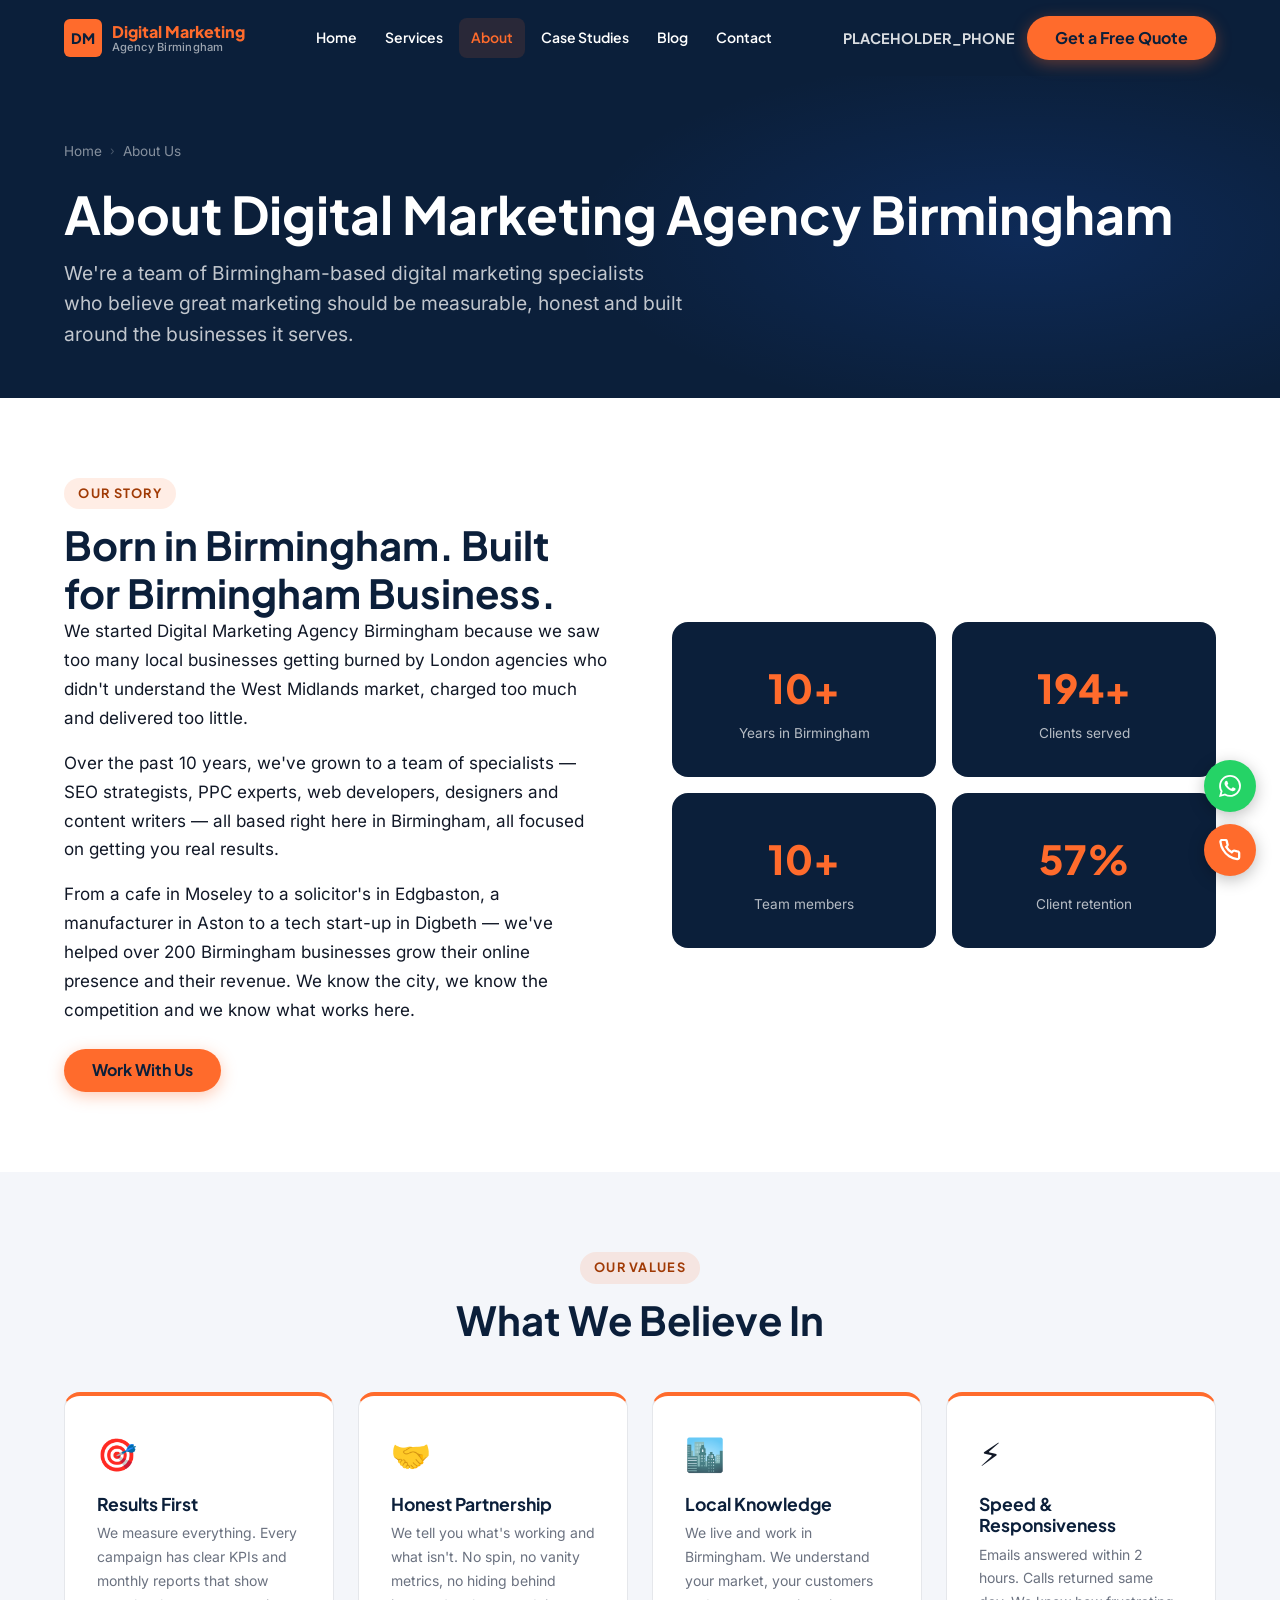
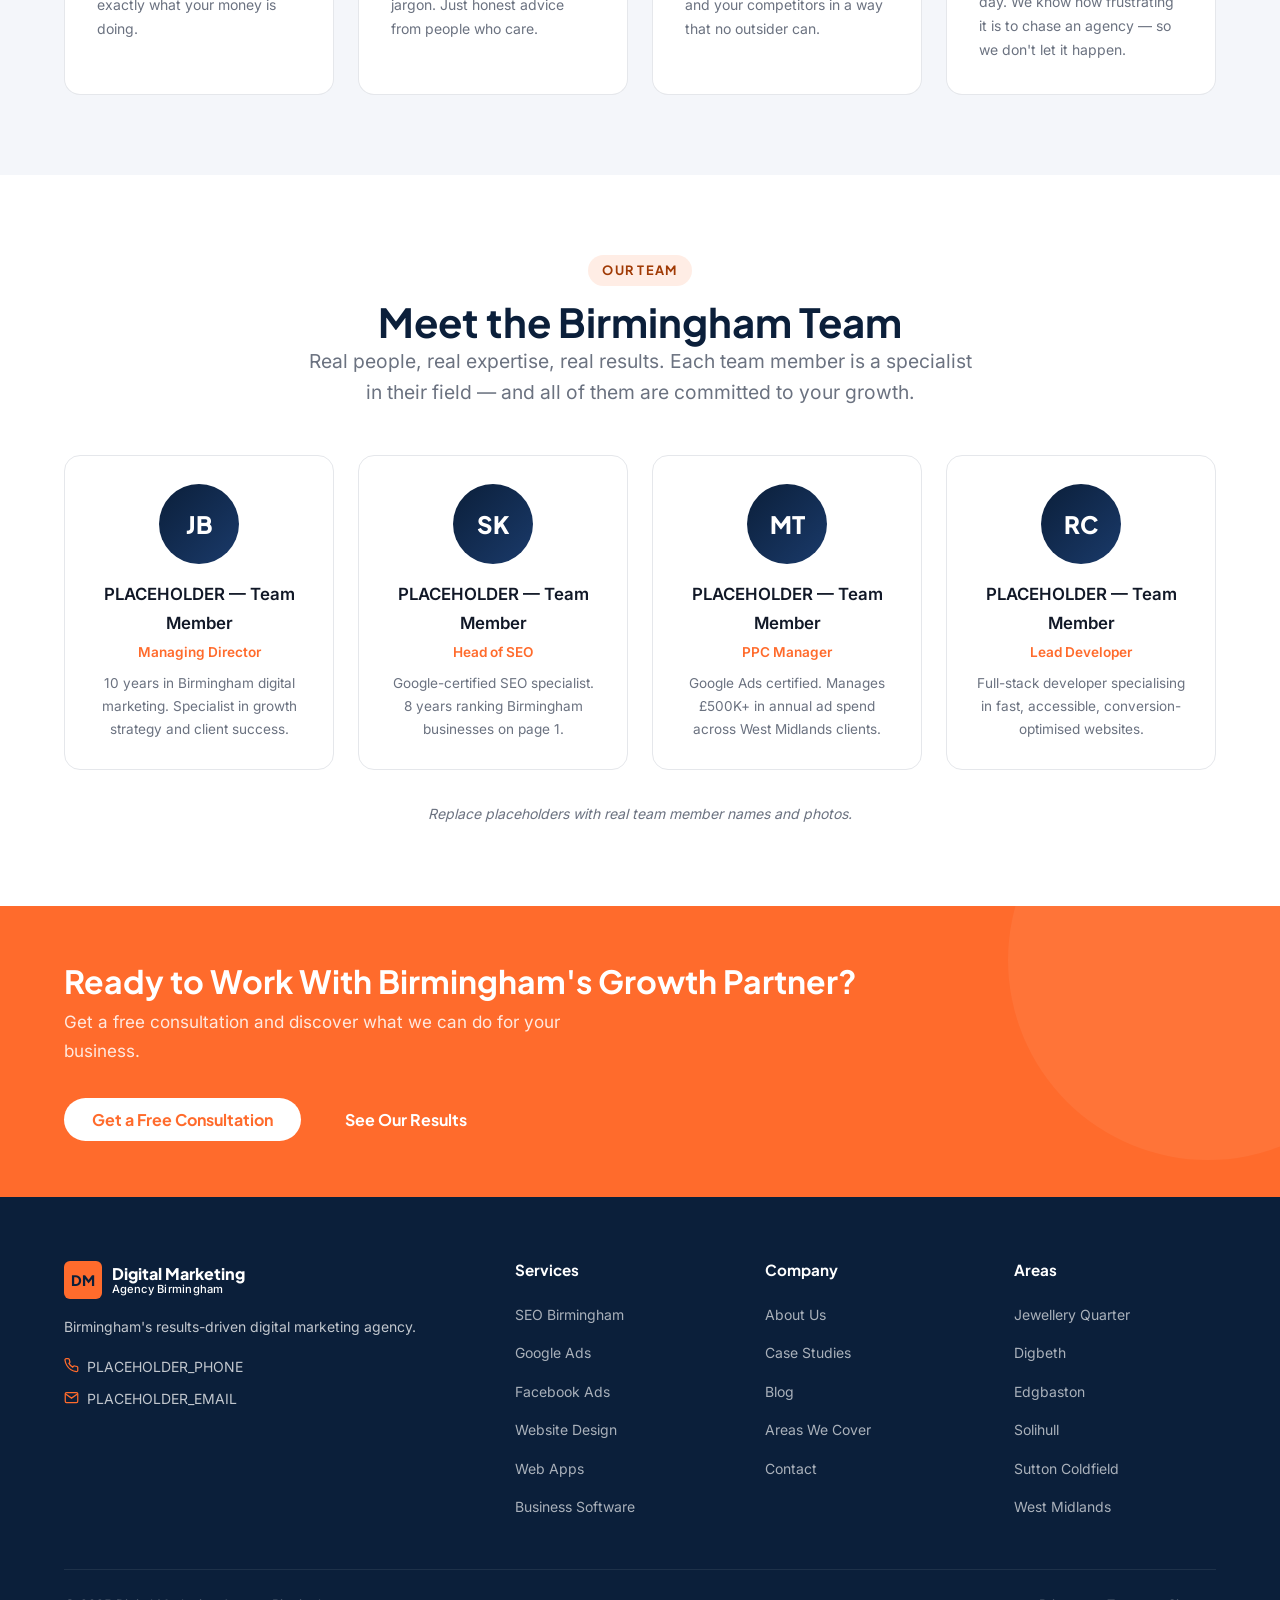
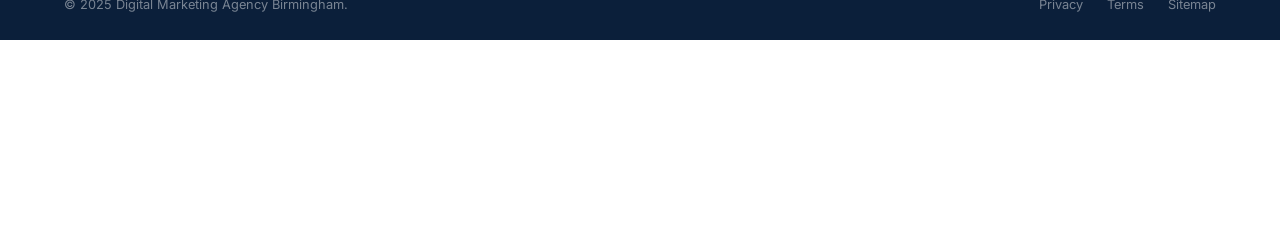
<file: about/index.html>
<!DOCTYPE html>
<html lang="en-GB">
<head>
  <meta charset="UTF-8"><meta name="viewport" content="width=device-width, initial-scale=1.0">
  <title>About Us | Digital Marketing Agency Birmingham</title>
  <meta name="description" content="Meet the Birmingham digital marketing team behind 200+ client success stories. 10 years serving West Midlands businesses with SEO, PPC and web design.">
  <link rel="canonical" href="https://www.digitalmarketingagencybirmingham.co.uk/about/">
  <link rel="stylesheet" href="/assets/css/main.css?v=3">
  <script>
    window.addEventListener('load',function(){
      setTimeout(function(){
        var s=document.createElement('script');
        s.src='https://www.googletagmanager.com/gtag/js?id=G-PLACEHOLDER';
        s.async=true;document.head.appendChild(s);
        window.dataLayer=window.dataLayer||[];
        function gtag(){dataLayer.push(arguments)}
        gtag('js',new Date());gtag('config','G-PLACEHOLDER',{send_page_view:true});
      },2000);
    });
  </script>
<style data-critical="1">*,*::before,*::after{box-sizing:border-box;margin:0;padding:0}html{scroll-behavior:smooth}body{font-family:Inter,system-ui,sans-serif;font-size:17px;line-height:1.7;color:#111827;background:#fff;overflow-x:hidden;padding-top:0}a{color:#1E6BFF;text-decoration:none}ul{list-style:none}.container{width:100%;max-width:1200px;margin:0 auto;padding:0 24px}#header{position:sticky;top:0;z-index:1000;background:#0B1F3A;height:76px;display:flex;align-items:center}.logo{display:flex;align-items:center;gap:.6rem;text-decoration:none}.logo-mark{background:#FF6B2C;color:#0B1F3A;font-weight:800;font-size:.9rem;padding:.3rem .5rem;border-radius:6px}.logo-text{color:#fff;font-size:.95rem;font-weight:500}.logo-text strong{color:#FF6B2C}.hero{background:linear-gradient(135deg,#0B1F3A 0%,#1a3a6b 100%);min-height:90vh;display:flex;align-items:center;padding:120px 0 80px;position:relative;overflow:hidden;color:#fff}.btn{display:inline-flex;align-items:center;gap:.5rem;padding:.85rem 1.75rem;border-radius:50px;font-weight:700;font-size:1rem;cursor:pointer;transition:background-color .25s,color .25s,transform .25s,box-shadow .25s;border:none}.btn-orange{background:#FF6B2C;color:#0B1F3A}.fade-up{opacity:0;transform:translateY(28px);transition:opacity .6s ease,transform .6s ease}.fade-up.visible{opacity:1;transform:none}.nav-link{color:#fff!important}.nav-link:hover,.nav-link.active{color:#FF6B2C!important}.page-body{padding-top:0!important}</style>
</head>
<body class="page-body">
<header id="header" role="banner">
  <div class="container">
    <div class="header-inner">
      <a href="/" class="logo" aria-label="Digital Marketing Agency Birmingham"><div class="logo-mark" aria-hidden="true">DM</div><div class="logo-text"><strong>Digital Marketing</strong><span>Agency Birmingham</span></div></a>
      <nav class="nav" aria-label="Main navigation">
        <div class="nav-item"><a href="/" class="nav-link">Home</a></div>
        <div class="nav-item"><a href="/services/" class="nav-link">Services</a></div>
        <div class="nav-item"><a href="/about/" class="nav-link">About</a></div>
        <div class="nav-item"><a href="/case-studies/" class="nav-link">Case Studies</a></div>
        <div class="nav-item"><a href="/blog/" class="nav-link">Blog</a></div>
        <div class="nav-item"><a href="/contact/" class="nav-link">Contact</a></div>
      </nav>
      <div class="header-cta">
        <a href="tel:PLACEHOLDER_PHONE" class="header-phone" data-track-call>PLACEHOLDER_PHONE</a>
        <a href="/contact/" class="btn btn-primary btn-sm">Get a Free Quote</a>
        <button class="menu-toggle" aria-label="Open menu" aria-expanded="false"><span></span><span></span><span></span></button>
      </div>
    </div>
  </div>
</header>
<nav id="mobile-nav" class="mobile-nav" aria-label="Mobile navigation">
  <div class="mobile-nav-links">
    <a href="/">Home</a><a href="/services/">Services</a><a href="/about/">About</a><a href="/case-studies/">Case Studies</a><a href="/blog/">Blog</a><a href="/contact/">Contact</a>
  </div>
  <a href="tel:PLACEHOLDER_PHONE" class="btn btn-secondary" style="margin-bottom:0.75rem;width:100%;justify-content:center;" data-track-call>PLACEHOLDER_PHONE</a>
  <a href="/contact/" class="btn btn-primary" style="width:100%;justify-content:center;">Get a Free Quote</a>
</nav>
<main id="main-content">
<section class="page-header">
  <div class="container">
    <nav class="breadcrumb" aria-label="Breadcrumb"><a href="/">Home</a><span class="breadcrumb-sep">›</span><span aria-current="page">About Us</span></nav>
    <h1>About Digital Marketing Agency Birmingham</h1>
    <p class="lead">We're a team of Birmingham-based digital marketing specialists who believe great marketing should be measurable, honest and built around the businesses it serves.</p>
  </div>
</section>

<section class="section">
  <div class="container">
    <div class="grid grid--2" style="gap:4rem;align-items:center;">
      <div>
        <span class="section-tag">Our Story</span>
        <h2>Born in Birmingham. Built for Birmingham Business.</h2>
        <p>We started Digital Marketing Agency Birmingham because we saw too many local businesses getting burned by London agencies who didn't understand the West Midlands market, charged too much and delivered too little.</p>
        <p>Over the past 10 years, we've grown to a team of specialists — SEO strategists, PPC experts, web developers, designers and content writers — all based right here in Birmingham, all focused on getting you real results.</p>
        <p>From a cafe in Moseley to a solicitor's in Edgbaston, a manufacturer in Aston to a tech start-up in Digbeth — we've helped over 200 Birmingham businesses grow their online presence and their revenue. We know the city, we know the competition and we know what works here.</p>
        <div style="margin-top:1.5rem;"><a href="/contact/" class="btn btn-primary">Work With Us</a></div>
      </div>
      <div style="display:grid;grid-template-columns:1fr 1fr;gap:1rem;">
        <div style="background:var(--navy);border-radius:var(--radius);padding:2rem;text-align:center;color:white;">
          <div style="font-family:var(--font-heading);font-size:2.5rem;font-weight:800;color:var(--orange);" data-counter data-target="10" data-suffix="+">10+</div>
          <div style="font-size:0.85rem;color:rgba(255,255,255,0.7);">Years in Birmingham</div>
        </div>
        <div style="background:var(--navy);border-radius:var(--radius);padding:2rem;text-align:center;color:white;">
          <div style="font-family:var(--font-heading);font-size:2.5rem;font-weight:800;color:var(--orange);" data-counter data-target="200" data-suffix="+">200+</div>
          <div style="font-size:0.85rem;color:rgba(255,255,255,0.7);">Clients served</div>
        </div>
        <div style="background:var(--navy);border-radius:var(--radius);padding:2rem;text-align:center;color:white;">
          <div style="font-family:var(--font-heading);font-size:2.5rem;font-weight:800;color:var(--orange);" data-counter data-target="15" data-suffix="+">15+</div>
          <div style="font-size:0.85rem;color:rgba(255,255,255,0.7);">Team members</div>
        </div>
        <div style="background:var(--navy);border-radius:var(--radius);padding:2rem;text-align:center;color:white;">
          <div style="font-family:var(--font-heading);font-size:2.5rem;font-weight:800;color:var(--orange);" data-counter data-target="87" data-suffix="%">87%</div>
          <div style="font-size:0.85rem;color:rgba(255,255,255,0.7);">Client retention</div>
        </div>
      </div>
    </div>
  </div>
</section>

<section class="section section--grey">
  <div class="container">
    <div class="section-header text-center">
      <span class="section-tag">Our Values</span>
      <h2>What We Believe In</h2>
    </div>
    <div class="values-grid">
      <div class="value-card fade-up"><div class="value-icon">🎯</div><h3>Results First</h3><p>We measure everything. Every campaign has clear KPIs and monthly reports that show exactly what your money is doing.</p></div>
      <div class="value-card fade-up"><div class="value-icon">🤝</div><h3>Honest Partnership</h3><p>We tell you what's working and what isn't. No spin, no vanity metrics, no hiding behind jargon. Just honest advice from people who care.</p></div>
      <div class="value-card fade-up"><div class="value-icon">🏙️</div><h3>Local Knowledge</h3><p>We live and work in Birmingham. We understand your market, your customers and your competitors in a way that no outsider can.</p></div>
      <div class="value-card fade-up"><div class="value-icon">⚡</div><h3>Speed &amp; Responsiveness</h3><p>Emails answered within 2 hours. Calls returned same day. We know how frustrating it is to chase an agency — so we don't let it happen.</p></div>
    </div>
  </div>
</section>

<section class="section">
  <div class="container">
    <div class="section-header text-center">
      <span class="section-tag">Our Team</span>
      <h2>Meet the Birmingham Team</h2>
      <p class="lead">Real people, real expertise, real results. Each team member is a specialist in their field — and all of them are committed to your growth.</p>
    </div>
    <div class="team-grid">
      <div class="team-card fade-up"><div class="team-avatar">JB</div><div class="team-name">PLACEHOLDER — Team Member</div><div class="team-role">Managing Director</div><p class="team-bio">10 years in Birmingham digital marketing. Specialist in growth strategy and client success.</p></div>
      <div class="team-card fade-up"><div class="team-avatar">SK</div><div class="team-name">PLACEHOLDER — Team Member</div><div class="team-role">Head of SEO</div><p class="team-bio">Google-certified SEO specialist. 8 years ranking Birmingham businesses on page 1.</p></div>
      <div class="team-card fade-up"><div class="team-avatar">MT</div><div class="team-name">PLACEHOLDER — Team Member</div><div class="team-role">PPC Manager</div><p class="team-bio">Google Ads certified. Manages £500K+ in annual ad spend across West Midlands clients.</p></div>
      <div class="team-card fade-up"><div class="team-avatar">RC</div><div class="team-name">PLACEHOLDER — Team Member</div><div class="team-role">Lead Developer</div><p class="team-bio">Full-stack developer specialising in fast, accessible, conversion-optimised websites.</p></div>
    </div>
    <p style="text-align:center;color:var(--muted);margin-top:2rem;font-size:0.875rem;"><em>Replace placeholders with real team member names and photos.</em></p>
  </div>
</section>

<section class="cta-band">
  <div class="container">
    <div class="cta-band-inner">
      <div><h2>Ready to Work With Birmingham's Growth Partner?</h2><p>Get a free consultation and discover what we can do for your business.</p></div>
      <div class="cta-band-actions"><a href="/contact/" class="btn btn-white btn-lg">Get a Free Consultation</a><a href="/case-studies/" class="btn btn-secondary-white btn-lg">See Our Results</a></div>
    </div>
  </div>
</section>
</main>
<footer role="contentinfo">
  <div class="container">
    <div class="footer-grid">
      <div class="footer-brand">
        <a href="/" class="logo"><div class="logo-mark" style="background:var(--orange);" aria-hidden="true">DM</div><div class="logo-text"><strong>Digital Marketing</strong><span>Agency Birmingham</span></div></a>
        <p class="footer-desc">Birmingham's results-driven digital marketing agency.</p>
        <div class="footer-contact">
          <div class="footer-contact-item"><svg width="15" height="15" viewBox="0 0 24 24" fill="none" stroke="currentColor" stroke-width="2" aria-hidden="true"><path d="M22 16.92v3a2 2 0 0 1-2.18 2 19.79 19.79 0 0 1-8.63-3.07A19.5 19.5 0 0 1 4.69 12 19.79 19.79 0 0 1 1.61 3.45 2 2 0 0 1 3.59 1h3a2 2 0 0 1 2 1.72c.127.96.361 1.903.7 2.81a2 2 0 0 1-.45 2.11L7.91 8.56a16 16 0 0 0 6 6l1.27-1.27a2 2 0 0 1 2.11-.45c.907.339 1.85.573 2.81.7A2 2 0 0 1 22 15.92v1z"/></svg><a href="tel:PLACEHOLDER_PHONE" data-track-call>PLACEHOLDER_PHONE</a></div>
          <div class="footer-contact-item"><svg width="15" height="15" viewBox="0 0 24 24" fill="none" stroke="currentColor" stroke-width="2" aria-hidden="true"><path d="M4 4h16c1.1 0 2 .9 2 2v12c0 1.1-.9 2-2 2H4c-1.1 0-2-.9-2-2V6c0-1.1.9-2 2-2z"/><polyline points="22,6 12,13 2,6"/></svg><a href="mailto:PLACEHOLDER_EMAIL">PLACEHOLDER_EMAIL</a></div>
        </div>
      </div>
      <div class="footer-col"><h4>Services</h4><ul class="footer-links"><li><a href="/services/seo-birmingham/">SEO Birmingham</a></li><li><a href="/services/google-ads-birmingham/">Google Ads</a></li><li><a href="/services/facebook-meta-ads-birmingham/">Facebook Ads</a></li><li><a href="/services/website-design-development-birmingham/">Website Design</a></li><li><a href="/services/web-application-development-birmingham/">Web Apps</a></li><li><a href="/services/business-management-software-birmingham/">Business Software</a></li></ul></div>
      <div class="footer-col"><h4>Company</h4><ul class="footer-links"><li><a href="/about/">About Us</a></li><li><a href="/case-studies/">Case Studies</a></li><li><a href="/blog/">Blog</a></li><li><a href="/areas/">Areas We Cover</a></li><li><a href="/contact/">Contact</a></li></ul></div>
      <div class="footer-col"><h4>Areas</h4><ul class="footer-links"><li><a href="/areas/">Jewellery Quarter</a></li><li><a href="/areas/">Digbeth</a></li><li><a href="/areas/">Edgbaston</a></li><li><a href="/areas/">Solihull</a></li><li><a href="/areas/">Sutton Coldfield</a></li><li><a href="/areas/">West Midlands</a></li></ul></div>
    </div>
    <div class="footer-bottom"><span>© 2025 Digital Marketing Agency Birmingham.</span><div class="footer-bottom-links"><a href="/privacy-policy/">Privacy</a><a href="/terms/">Terms</a><a href="/sitemap.xml">Sitemap</a></div></div>
  </div>
</footer>
<div class="floating-actions" aria-label="Quick contact">
  <a href="https://wa.me/44PLACEHOLDER_WA" class="floating-btn floating-whatsapp" target="_blank" rel="noopener" data-track-whatsapp aria-label="WhatsApp"><svg viewBox="0 0 24 24" fill="currentColor" aria-hidden="true"><path d="M17.472 14.382c-.297-.149-1.758-.867-2.03-.967-.273-.099-.471-.148-.67.15-.197.297-.767.966-.94 1.164-.173.199-.347.223-.644.075-.297-.15-1.255-.463-2.39-1.475-.883-.788-1.48-1.761-1.653-2.059-.173-.297-.018-.458.13-.606.134-.133.298-.347.446-.52.149-.174.198-.298.298-.497.099-.198.05-.371-.025-.52-.075-.149-.669-1.612-.916-2.207-.242-.579-.487-.5-.669-.51-.173-.008-.371-.01-.57-.01-.198 0-.52.074-.792.372-.272.297-1.04 1.016-1.04 2.479 0 1.462 1.065 2.875 1.213 3.074.149.198 2.096 3.2 5.077 4.487.709.306 1.262.489 1.694.625.712.227 1.36.195 1.871.118.571-.085 1.758-.719 2.006-1.413.248-.694.248-1.289.173-1.413-.074-.124-.272-.198-.57-.347m-5.421 7.403h-.004a9.87 9.87 0 0 1-5.031-1.378l-.361-.214-3.741.982.998-3.648-.235-.374a9.86 9.86 0 0 1-1.51-5.26c.001-5.45 4.436-9.884 9.888-9.884 2.64 0 5.122 1.03 6.988 2.898a9.825 9.825 0 0 1 2.893 6.994c-.003 5.45-4.437 9.884-9.885 9.884m8.413-18.297A11.815 11.815 0 0 0 12.05 0C5.495 0 .16 5.335.157 11.892c0 2.096.547 4.142 1.588 5.945L.057 24l6.305-1.654a11.882 11.882 0 0 0 5.683 1.448h.005c6.554 0 11.89-5.335 11.893-11.893a11.821 11.821 0 0 0-3.48-8.413Z"/></svg></a>
  <a href="tel:PLACEHOLDER_PHONE" class="floating-btn floating-call" data-track-call aria-label="Call"><svg viewBox="0 0 24 24" fill="none" stroke="currentColor" stroke-width="2.5" aria-hidden="true"><path d="M22 16.92v3a2 2 0 0 1-2.18 2 19.79 19.79 0 0 1-8.63-3.07A19.5 19.5 0 0 1 4.69 12 19.79 19.79 0 0 1 1.61 3.45 2 2 0 0 1 3.59 1h3a2 2 0 0 1 2 1.72c.127.96.361 1.903.7 2.81a2 2 0 0 1-.45 2.11L7.91 8.56a16 16 0 0 0 6 6l1.27-1.27a2 2 0 0 1 2.11-.45c.907.339 1.85.573 2.81.7A2 2 0 0 1 22 15.92v1z"/></svg></a>
</div>
<script src="/assets/js/main.js" defer></script>
</body>
</html>
</file>
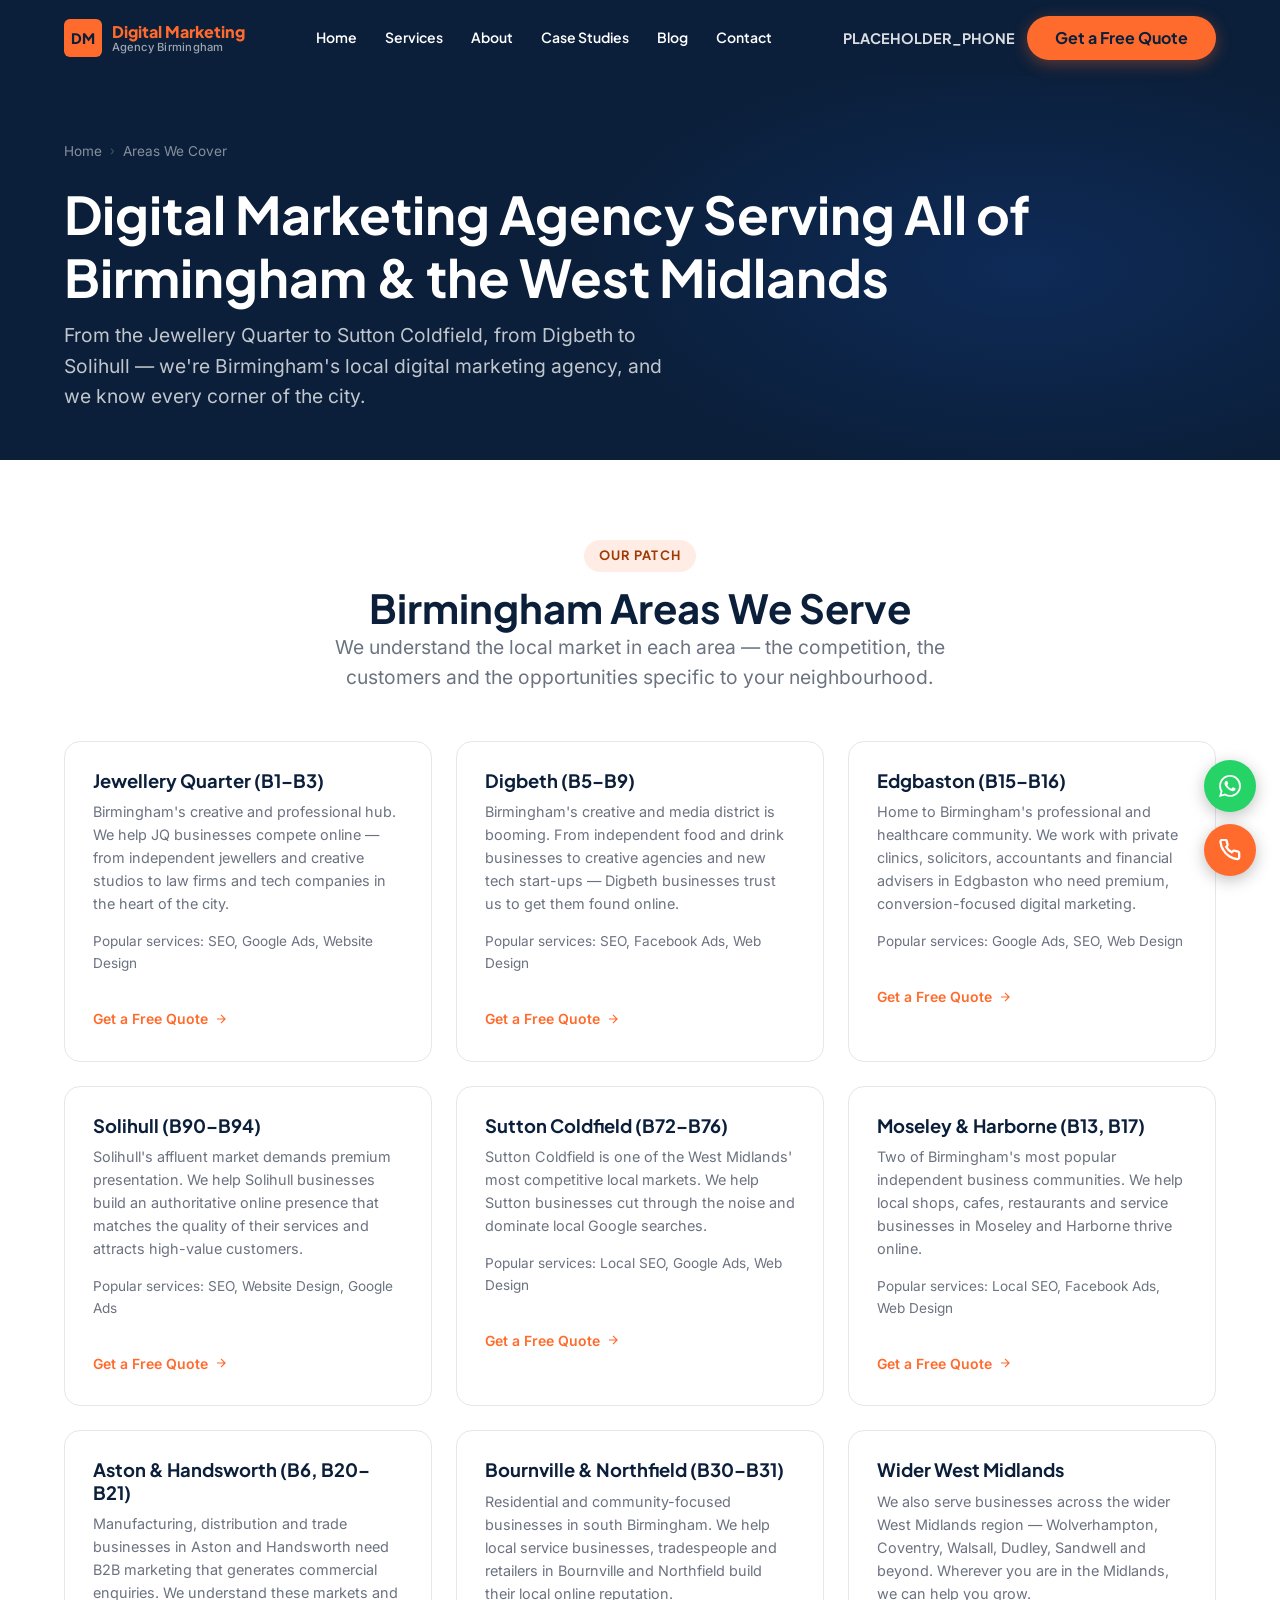
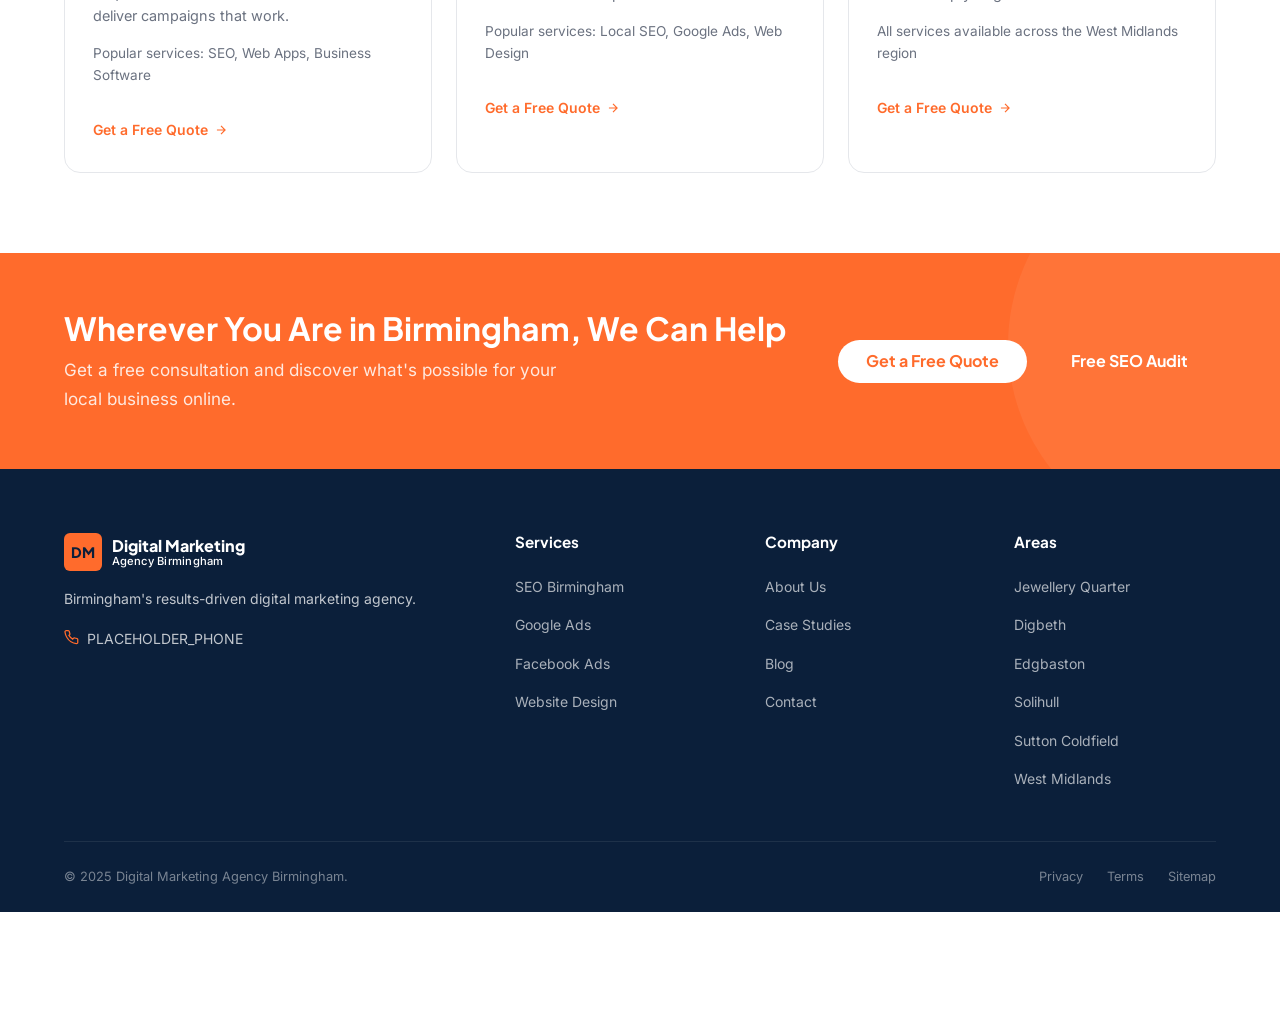
<file: areas/index.html>
<!DOCTYPE html>
<html lang="en-GB">
<head>
  <meta charset="UTF-8"><meta name="viewport" content="width=device-width, initial-scale=1.0">
  <title>Digital Marketing Agency Covering All Birmingham Areas | West Midlands</title>
  <meta name="description" content="Digital marketing services across all Birmingham areas: Jewellery Quarter, Digbeth, Edgbaston, Solihull, Sutton Coldfield, Moseley, Harborne and the wider West Midlands.">
  <link rel="canonical" href="https://www.digitalmarketingagencybirmingham.co.uk/areas/">
  <link rel="stylesheet" href="/assets/css/main.css?v=3">
  <script>
    window.addEventListener('load',function(){
      setTimeout(function(){
        var s=document.createElement('script');
        s.src='https://www.googletagmanager.com/gtag/js?id=G-PLACEHOLDER';
        s.async=true;document.head.appendChild(s);
        window.dataLayer=window.dataLayer||[];
        function gtag(){dataLayer.push(arguments)}
        gtag('js',new Date());gtag('config','G-PLACEHOLDER',{send_page_view:true});
      },2000);
    });
  </script>
<style data-critical="1">*,*::before,*::after{box-sizing:border-box;margin:0;padding:0}html{scroll-behavior:smooth}body{font-family:Inter,system-ui,sans-serif;font-size:17px;line-height:1.7;color:#111827;background:#fff;overflow-x:hidden;padding-top:0}a{color:#1E6BFF;text-decoration:none}ul{list-style:none}.container{width:100%;max-width:1200px;margin:0 auto;padding:0 24px}#header{position:sticky;top:0;z-index:1000;background:#0B1F3A;height:76px;display:flex;align-items:center}.logo{display:flex;align-items:center;gap:.6rem;text-decoration:none}.logo-mark{background:#FF6B2C;color:#0B1F3A;font-weight:800;font-size:.9rem;padding:.3rem .5rem;border-radius:6px}.logo-text{color:#fff;font-size:.95rem;font-weight:500}.logo-text strong{color:#FF6B2C}.hero{background:linear-gradient(135deg,#0B1F3A 0%,#1a3a6b 100%);min-height:90vh;display:flex;align-items:center;padding:120px 0 80px;position:relative;overflow:hidden;color:#fff}.btn{display:inline-flex;align-items:center;gap:.5rem;padding:.85rem 1.75rem;border-radius:50px;font-weight:700;font-size:1rem;cursor:pointer;transition:background-color .25s,color .25s,transform .25s,box-shadow .25s;border:none}.btn-orange{background:#FF6B2C;color:#0B1F3A}.fade-up{opacity:0;transform:translateY(28px);transition:opacity .6s ease,transform .6s ease}.fade-up.visible{opacity:1;transform:none}.nav-link{color:#fff!important}.nav-link:hover,.nav-link.active{color:#FF6B2C!important}.page-body{padding-top:0!important}</style>
</head>
<body class="page-body">
<header id="header" role="banner">
  <div class="container">
    <div class="header-inner">
      <a href="/" class="logo" aria-label="Digital Marketing Agency Birmingham"><div class="logo-mark" aria-hidden="true">DM</div><div class="logo-text"><strong>Digital Marketing</strong><span>Agency Birmingham</span></div></a>
      <nav class="nav" aria-label="Main navigation">
        <div class="nav-item"><a href="/" class="nav-link">Home</a></div>
        <div class="nav-item"><a href="/services/" class="nav-link">Services</a></div>
        <div class="nav-item"><a href="/about/" class="nav-link">About</a></div>
        <div class="nav-item"><a href="/case-studies/" class="nav-link">Case Studies</a></div>
        <div class="nav-item"><a href="/blog/" class="nav-link">Blog</a></div>
        <div class="nav-item"><a href="/contact/" class="nav-link">Contact</a></div>
      </nav>
      <div class="header-cta">
        <a href="tel:PLACEHOLDER_PHONE" class="header-phone" data-track-call>PLACEHOLDER_PHONE</a>
        <a href="/contact/" class="btn btn-primary btn-sm">Get a Free Quote</a>
        <button class="menu-toggle" aria-label="Open menu" aria-expanded="false"><span></span><span></span><span></span></button>
      </div>
    </div>
  </div>
</header>
<nav id="mobile-nav" class="mobile-nav" aria-label="Mobile navigation">
  <div class="mobile-nav-links"><a href="/">Home</a><a href="/services/">Services</a><a href="/about/">About</a><a href="/case-studies/">Case Studies</a><a href="/blog/">Blog</a><a href="/contact/">Contact</a></div>
  <a href="tel:PLACEHOLDER_PHONE" class="btn btn-secondary" style="margin-bottom:0.75rem;width:100%;justify-content:center;" data-track-call>PLACEHOLDER_PHONE</a>
  <a href="/contact/" class="btn btn-primary" style="width:100%;justify-content:center;">Get a Free Quote</a>
</nav>
<main id="main-content">
<section class="page-header">
  <div class="container">
    <nav class="breadcrumb" aria-label="Breadcrumb"><a href="/">Home</a><span class="breadcrumb-sep">›</span><span aria-current="page">Areas We Cover</span></nav>
    <h1>Digital Marketing Agency Serving All of Birmingham &amp; the West Midlands</h1>
    <p class="lead">From the Jewellery Quarter to Sutton Coldfield, from Digbeth to Solihull — we're Birmingham's local digital marketing agency, and we know every corner of the city.</p>
  </div>
</section>
<section class="section">
  <div class="container">
    <div class="section-header text-center">
      <span class="section-tag">Our Patch</span>
      <h2>Birmingham Areas We Serve</h2>
      <p class="lead">We understand the local market in each area — the competition, the customers and the opportunities specific to your neighbourhood.</p>
    </div>
    <div style="display:grid;grid-template-columns:repeat(auto-fit,minmax(300px,1fr));gap:1.5rem;">

      <div class="card fade-up">
        <h3>Jewellery Quarter (B1–B3)</h3>
        <p>Birmingham's creative and professional hub. We help JQ businesses compete online — from independent jewellers and creative studios to law firms and tech companies in the heart of the city.</p>
        <p style="font-size:0.85rem;color:var(--muted);">Popular services: SEO, Google Ads, Website Design</p>
        <a href="/contact/" class="card-link">Get a Free Quote <svg width="14" height="14" viewBox="0 0 24 24" fill="none" stroke="currentColor" stroke-width="2"><path d="M5 12h14m-7-7 7 7-7 7"/></svg></a>
      </div>

      <div class="card fade-up">
        <h3>Digbeth (B5–B9)</h3>
        <p>Birmingham's creative and media district is booming. From independent food and drink businesses to creative agencies and new tech start-ups — Digbeth businesses trust us to get them found online.</p>
        <p style="font-size:0.85rem;color:var(--muted);">Popular services: SEO, Facebook Ads, Web Design</p>
        <a href="/contact/" class="card-link">Get a Free Quote <svg width="14" height="14" viewBox="0 0 24 24" fill="none" stroke="currentColor" stroke-width="2"><path d="M5 12h14m-7-7 7 7-7 7"/></svg></a>
      </div>

      <div class="card fade-up">
        <h3>Edgbaston (B15–B16)</h3>
        <p>Home to Birmingham's professional and healthcare community. We work with private clinics, solicitors, accountants and financial advisers in Edgbaston who need premium, conversion-focused digital marketing.</p>
        <p style="font-size:0.85rem;color:var(--muted);">Popular services: Google Ads, SEO, Web Design</p>
        <a href="/contact/" class="card-link">Get a Free Quote <svg width="14" height="14" viewBox="0 0 24 24" fill="none" stroke="currentColor" stroke-width="2"><path d="M5 12h14m-7-7 7 7-7 7"/></svg></a>
      </div>

      <div class="card fade-up">
        <h3>Solihull (B90–B94)</h3>
        <p>Solihull's affluent market demands premium presentation. We help Solihull businesses build an authoritative online presence that matches the quality of their services and attracts high-value customers.</p>
        <p style="font-size:0.85rem;color:var(--muted);">Popular services: SEO, Website Design, Google Ads</p>
        <a href="/contact/" class="card-link">Get a Free Quote <svg width="14" height="14" viewBox="0 0 24 24" fill="none" stroke="currentColor" stroke-width="2"><path d="M5 12h14m-7-7 7 7-7 7"/></svg></a>
      </div>

      <div class="card fade-up">
        <h3>Sutton Coldfield (B72–B76)</h3>
        <p>Sutton Coldfield is one of the West Midlands' most competitive local markets. We help Sutton businesses cut through the noise and dominate local Google searches.</p>
        <p style="font-size:0.85rem;color:var(--muted);">Popular services: Local SEO, Google Ads, Web Design</p>
        <a href="/contact/" class="card-link">Get a Free Quote <svg width="14" height="14" viewBox="0 0 24 24" fill="none" stroke="currentColor" stroke-width="2"><path d="M5 12h14m-7-7 7 7-7 7"/></svg></a>
      </div>

      <div class="card fade-up">
        <h3>Moseley &amp; Harborne (B13, B17)</h3>
        <p>Two of Birmingham's most popular independent business communities. We help local shops, cafes, restaurants and service businesses in Moseley and Harborne thrive online.</p>
        <p style="font-size:0.85rem;color:var(--muted);">Popular services: Local SEO, Facebook Ads, Web Design</p>
        <a href="/contact/" class="card-link">Get a Free Quote <svg width="14" height="14" viewBox="0 0 24 24" fill="none" stroke="currentColor" stroke-width="2"><path d="M5 12h14m-7-7 7 7-7 7"/></svg></a>
      </div>

      <div class="card fade-up">
        <h3>Aston &amp; Handsworth (B6, B20–B21)</h3>
        <p>Manufacturing, distribution and trade businesses in Aston and Handsworth need B2B marketing that generates commercial enquiries. We understand these markets and deliver campaigns that work.</p>
        <p style="font-size:0.85rem;color:var(--muted);">Popular services: SEO, Web Apps, Business Software</p>
        <a href="/contact/" class="card-link">Get a Free Quote <svg width="14" height="14" viewBox="0 0 24 24" fill="none" stroke="currentColor" stroke-width="2"><path d="M5 12h14m-7-7 7 7-7 7"/></svg></a>
      </div>

      <div class="card fade-up">
        <h3>Bournville &amp; Northfield (B30–B31)</h3>
        <p>Residential and community-focused businesses in south Birmingham. We help local service businesses, tradespeople and retailers in Bournville and Northfield build their local online reputation.</p>
        <p style="font-size:0.85rem;color:var(--muted);">Popular services: Local SEO, Google Ads, Web Design</p>
        <a href="/contact/" class="card-link">Get a Free Quote <svg width="14" height="14" viewBox="0 0 24 24" fill="none" stroke="currentColor" stroke-width="2"><path d="M5 12h14m-7-7 7 7-7 7"/></svg></a>
      </div>

      <div class="card fade-up">
        <h3>Wider West Midlands</h3>
        <p>We also serve businesses across the wider West Midlands region — Wolverhampton, Coventry, Walsall, Dudley, Sandwell and beyond. Wherever you are in the Midlands, we can help you grow.</p>
        <p style="font-size:0.85rem;color:var(--muted);">All services available across the West Midlands region</p>
        <a href="/contact/" class="card-link">Get a Free Quote <svg width="14" height="14" viewBox="0 0 24 24" fill="none" stroke="currentColor" stroke-width="2"><path d="M5 12h14m-7-7 7 7-7 7"/></svg></a>
      </div>

    </div>
  </div>
</section>
<section class="cta-band">
  <div class="container">
    <div class="cta-band-inner">
      <div><h2>Wherever You Are in Birmingham, We Can Help</h2><p>Get a free consultation and discover what's possible for your local business online.</p></div>
      <div class="cta-band-actions"><a href="/contact/" class="btn btn-white btn-lg">Get a Free Quote</a><a href="/contact/?audit=1" class="btn btn-secondary-white btn-lg">Free SEO Audit</a></div>
    </div>
  </div>
</section>
</main>
<footer role="contentinfo">
  <div class="container">
    <div class="footer-grid">
      <div class="footer-brand"><a href="/" class="logo"><div class="logo-mark" style="background:var(--orange);" aria-hidden="true">DM</div><div class="logo-text"><strong>Digital Marketing</strong><span>Agency Birmingham</span></div></a><p class="footer-desc">Birmingham's results-driven digital marketing agency.</p><div class="footer-contact"><div class="footer-contact-item"><svg width="15" height="15" viewBox="0 0 24 24" fill="none" stroke="currentColor" stroke-width="2" aria-hidden="true"><path d="M22 16.92v3a2 2 0 0 1-2.18 2 19.79 19.79 0 0 1-8.63-3.07A19.5 19.5 0 0 1 4.69 12 19.79 19.79 0 0 1 1.61 3.45 2 2 0 0 1 3.59 1h3a2 2 0 0 1 2 1.72c.127.96.361 1.903.7 2.81a2 2 0 0 1-.45 2.11L7.91 8.56a16 16 0 0 0 6 6l1.27-1.27a2 2 0 0 1 2.11-.45c.907.339 1.85.573 2.81.7A2 2 0 0 1 22 15.92v1z"/></svg><a href="tel:PLACEHOLDER_PHONE" data-track-call>PLACEHOLDER_PHONE</a></div></div></div>
      <div class="footer-col"><h4>Services</h4><ul class="footer-links"><li><a href="/services/seo-birmingham/">SEO Birmingham</a></li><li><a href="/services/google-ads-birmingham/">Google Ads</a></li><li><a href="/services/facebook-meta-ads-birmingham/">Facebook Ads</a></li><li><a href="/services/website-design-development-birmingham/">Website Design</a></li></ul></div>
      <div class="footer-col"><h4>Company</h4><ul class="footer-links"><li><a href="/about/">About Us</a></li><li><a href="/case-studies/">Case Studies</a></li><li><a href="/blog/">Blog</a></li><li><a href="/contact/">Contact</a></li></ul></div>
      <div class="footer-col"><h4>Areas</h4><ul class="footer-links"><li><a href="/areas/">Jewellery Quarter</a></li><li><a href="/areas/">Digbeth</a></li><li><a href="/areas/">Edgbaston</a></li><li><a href="/areas/">Solihull</a></li><li><a href="/areas/">Sutton Coldfield</a></li><li><a href="/areas/">West Midlands</a></li></ul></div>
    </div>
    <div class="footer-bottom"><span>© 2025 Digital Marketing Agency Birmingham.</span><div class="footer-bottom-links"><a href="/privacy-policy/">Privacy</a><a href="/terms/">Terms</a><a href="/sitemap.xml">Sitemap</a></div></div>
  </div>
</footer>
<div class="floating-actions" aria-label="Quick contact">
  <a href="https://wa.me/44PLACEHOLDER_WA" class="floating-btn floating-whatsapp" target="_blank" rel="noopener" data-track-whatsapp aria-label="WhatsApp"><svg viewBox="0 0 24 24" fill="currentColor" aria-hidden="true"><path d="M17.472 14.382c-.297-.149-1.758-.867-2.03-.967-.273-.099-.471-.148-.67.15-.197.297-.767.966-.94 1.164-.173.199-.347.223-.644.075-.297-.15-1.255-.463-2.39-1.475-.883-.788-1.48-1.761-1.653-2.059-.173-.297-.018-.458.13-.606.134-.133.298-.347.446-.52.149-.174.198-.298.298-.497.099-.198.05-.371-.025-.52-.075-.149-.669-1.612-.916-2.207-.242-.579-.487-.5-.669-.51-.173-.008-.371-.01-.57-.01-.198 0-.52.074-.792.372-.272.297-1.04 1.016-1.04 2.479 0 1.462 1.065 2.875 1.213 3.074.149.198 2.096 3.2 5.077 4.487.709.306 1.262.489 1.694.625.712.227 1.36.195 1.871.118.571-.085 1.758-.719 2.006-1.413.248-.694.248-1.289.173-1.413-.074-.124-.272-.198-.57-.347m-5.421 7.403h-.004a9.87 9.87 0 0 1-5.031-1.378l-.361-.214-3.741.982.998-3.648-.235-.374a9.86 9.86 0 0 1-1.51-5.26c.001-5.45 4.436-9.884 9.888-9.884 2.64 0 5.122 1.03 6.988 2.898a9.825 9.825 0 0 1 2.893 6.994c-.003 5.45-4.437 9.884-9.885 9.884m8.413-18.297A11.815 11.815 0 0 0 12.05 0C5.495 0 .16 5.335.157 11.892c0 2.096.547 4.142 1.588 5.945L.057 24l6.305-1.654a11.882 11.882 0 0 0 5.683 1.448h.005c6.554 0 11.89-5.335 11.893-11.893a11.821 11.821 0 0 0-3.48-8.413Z"/></svg></a>
  <a href="tel:PLACEHOLDER_PHONE" class="floating-btn floating-call" data-track-call aria-label="Call"><svg viewBox="0 0 24 24" fill="none" stroke="currentColor" stroke-width="2.5" aria-hidden="true"><path d="M22 16.92v3a2 2 0 0 1-2.18 2 19.79 19.79 0 0 1-8.63-3.07A19.5 19.5 0 0 1 4.69 12 19.79 19.79 0 0 1 1.61 3.45 2 2 0 0 1 3.59 1h3a2 2 0 0 1 2 1.72c.127.96.361 1.903.7 2.81a2 2 0 0 1-.45 2.11L7.91 8.56a16 16 0 0 0 6 6l1.27-1.27a2 2 0 0 1 2.11-.45c.907.339 1.85.573 2.81.7A2 2 0 0 1 22 15.92v1z"/></svg></a>
</div>
<script src="/assets/js/main.js" defer></script>
</body>
</html>
</file>
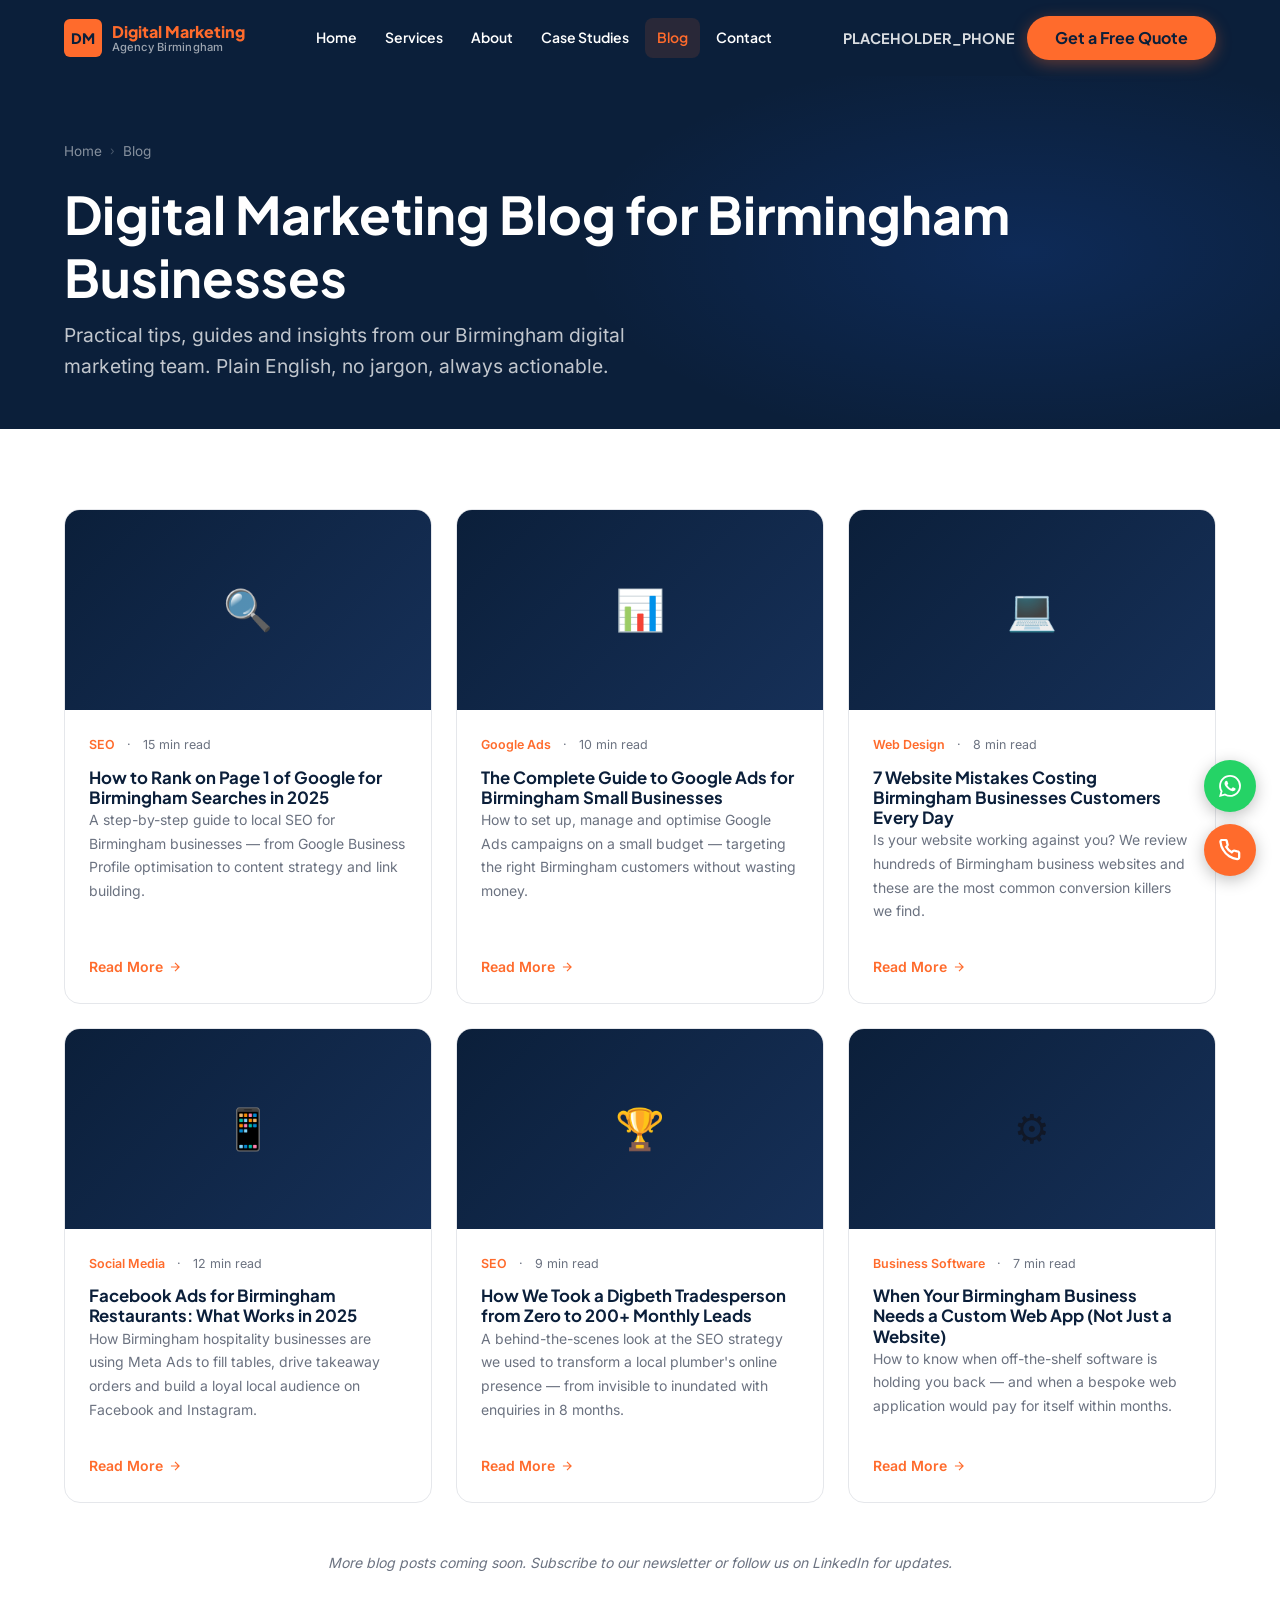
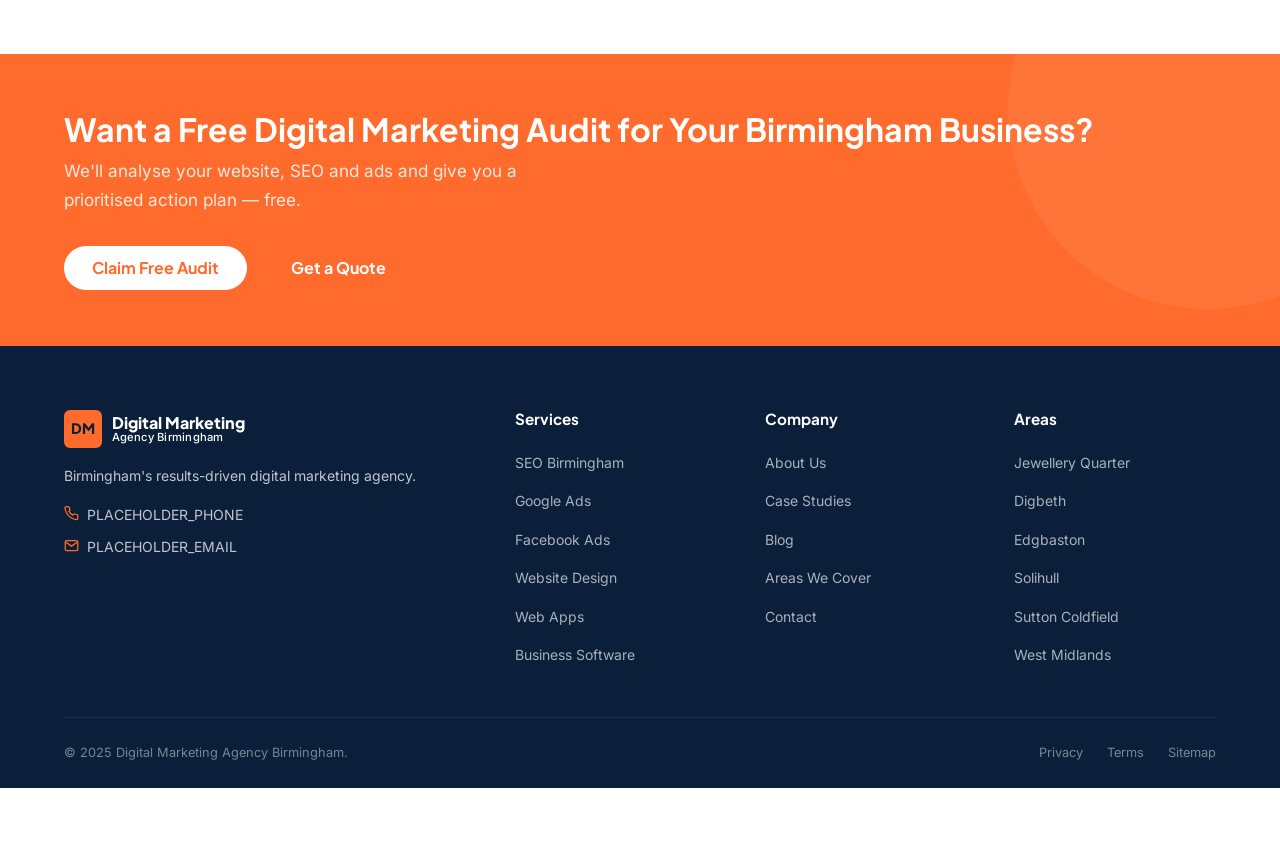
<file: blog/index.html>
<!DOCTYPE html>
<html lang="en-GB">
<head>
  <meta charset="UTF-8"><meta name="viewport" content="width=device-width, initial-scale=1.0">
  <title>Digital Marketing Blog Birmingham | Tips, Guides & Insights</title>
  <meta name="description" content="Digital marketing tips and guides for Birmingham businesses. SEO, Google Ads, social media and web design insights from our Birmingham agency team.">
  <link rel="canonical" href="https://www.digitalmarketingagencybirmingham.co.uk/blog/">
  <link rel="stylesheet" href="/assets/css/main.css?v=3">
  <script>
    window.addEventListener('load',function(){
      setTimeout(function(){
        var s=document.createElement('script');
        s.src='https://www.googletagmanager.com/gtag/js?id=G-PLACEHOLDER';
        s.async=true;document.head.appendChild(s);
        window.dataLayer=window.dataLayer||[];
        function gtag(){dataLayer.push(arguments)}
        gtag('js',new Date());gtag('config','G-PLACEHOLDER',{send_page_view:true});
      },2000);
    });
  </script>
<style data-critical="1">*,*::before,*::after{box-sizing:border-box;margin:0;padding:0}html{scroll-behavior:smooth}body{font-family:Inter,system-ui,sans-serif;font-size:17px;line-height:1.7;color:#111827;background:#fff;overflow-x:hidden;padding-top:0}a{color:#1E6BFF;text-decoration:none}ul{list-style:none}.container{width:100%;max-width:1200px;margin:0 auto;padding:0 24px}#header{position:sticky;top:0;z-index:1000;background:#0B1F3A;height:76px;display:flex;align-items:center}.logo{display:flex;align-items:center;gap:.6rem;text-decoration:none}.logo-mark{background:#FF6B2C;color:#0B1F3A;font-weight:800;font-size:.9rem;padding:.3rem .5rem;border-radius:6px}.logo-text{color:#fff;font-size:.95rem;font-weight:500}.logo-text strong{color:#FF6B2C}.hero{background:linear-gradient(135deg,#0B1F3A 0%,#1a3a6b 100%);min-height:90vh;display:flex;align-items:center;padding:120px 0 80px;position:relative;overflow:hidden;color:#fff}.btn{display:inline-flex;align-items:center;gap:.5rem;padding:.85rem 1.75rem;border-radius:50px;font-weight:700;font-size:1rem;cursor:pointer;transition:background-color .25s,color .25s,transform .25s,box-shadow .25s;border:none}.btn-orange{background:#FF6B2C;color:#0B1F3A}.fade-up{opacity:0;transform:translateY(28px);transition:opacity .6s ease,transform .6s ease}.fade-up.visible{opacity:1;transform:none}.nav-link{color:#fff!important}.nav-link:hover,.nav-link.active{color:#FF6B2C!important}.page-body{padding-top:0!important}</style>
</head>
<body class="page-body">
<header id="header" role="banner">
  <div class="container">
    <div class="header-inner">
      <a href="/" class="logo" aria-label="Digital Marketing Agency Birmingham"><div class="logo-mark" aria-hidden="true">DM</div><div class="logo-text"><strong>Digital Marketing</strong><span>Agency Birmingham</span></div></a>
      <nav class="nav" aria-label="Main navigation">
        <div class="nav-item"><a href="/" class="nav-link">Home</a></div>
        <div class="nav-item"><a href="/services/" class="nav-link">Services</a></div>
        <div class="nav-item"><a href="/about/" class="nav-link">About</a></div>
        <div class="nav-item"><a href="/case-studies/" class="nav-link">Case Studies</a></div>
        <div class="nav-item"><a href="/blog/" class="nav-link active">Blog</a></div>
        <div class="nav-item"><a href="/contact/" class="nav-link">Contact</a></div>
      </nav>
      <div class="header-cta">
        <a href="tel:PLACEHOLDER_PHONE" class="header-phone" data-track-call>PLACEHOLDER_PHONE</a>
        <a href="/contact/" class="btn btn-primary btn-sm">Get a Free Quote</a>
        <button class="menu-toggle" aria-label="Open menu" aria-expanded="false"><span></span><span></span><span></span></button>
      </div>
    </div>
  </div>
</header>
<nav id="mobile-nav" class="mobile-nav" aria-label="Mobile navigation">
  <div class="mobile-nav-links"><a href="/">Home</a><a href="/services/">Services</a><a href="/about/">About</a><a href="/case-studies/">Case Studies</a><a href="/blog/">Blog</a><a href="/contact/">Contact</a></div>
  <a href="tel:PLACEHOLDER_PHONE" class="btn btn-secondary" style="margin-bottom:0.75rem;width:100%;justify-content:center;" data-track-call>PLACEHOLDER_PHONE</a>
  <a href="/contact/" class="btn btn-primary" style="width:100%;justify-content:center;">Get a Free Quote</a>
</nav>
<main id="main-content">
<section class="page-header">
  <div class="container">
    <nav class="breadcrumb" aria-label="Breadcrumb"><a href="/">Home</a><span class="breadcrumb-sep">›</span><span aria-current="page">Blog</span></nav>
    <h1>Digital Marketing Blog for Birmingham Businesses</h1>
    <p class="lead">Practical tips, guides and insights from our Birmingham digital marketing team. Plain English, no jargon, always actionable.</p>
  </div>
</section>
<section class="section">
  <div class="container">
    <div class="blog-grid">
      <article class="blog-card fade-up">
        <div class="blog-img" aria-hidden="true">🔍</div>
        <div class="blog-body">
          <div class="blog-meta"><span class="blog-category">SEO</span><span>·</span><span>15 min read</span></div>
          <h2 style="font-size:1.05rem;"><a href="/blog/" style="color:inherit;">How to Rank on Page 1 of Google for Birmingham Searches in 2025</a></h2>
          <p>A step-by-step guide to local SEO for Birmingham businesses — from Google Business Profile optimisation to content strategy and link building.</p>
          <a href="/blog/" class="blog-read-more">Read More <svg width="14" height="14" viewBox="0 0 24 24" fill="none" stroke="currentColor" stroke-width="2"><path d="M5 12h14m-7-7 7 7-7 7"/></svg></a>
        </div>
      </article>
      <article class="blog-card fade-up">
        <div class="blog-img" aria-hidden="true">📊</div>
        <div class="blog-body">
          <div class="blog-meta"><span class="blog-category">Google Ads</span><span>·</span><span>10 min read</span></div>
          <h2 style="font-size:1.05rem;"><a href="/blog/" style="color:inherit;">The Complete Guide to Google Ads for Birmingham Small Businesses</a></h2>
          <p>How to set up, manage and optimise Google Ads campaigns on a small budget — targeting the right Birmingham customers without wasting money.</p>
          <a href="/blog/" class="blog-read-more">Read More <svg width="14" height="14" viewBox="0 0 24 24" fill="none" stroke="currentColor" stroke-width="2"><path d="M5 12h14m-7-7 7 7-7 7"/></svg></a>
        </div>
      </article>
      <article class="blog-card fade-up">
        <div class="blog-img" aria-hidden="true">💻</div>
        <div class="blog-body">
          <div class="blog-meta"><span class="blog-category">Web Design</span><span>·</span><span>8 min read</span></div>
          <h2 style="font-size:1.05rem;"><a href="/blog/" style="color:inherit;">7 Website Mistakes Costing Birmingham Businesses Customers Every Day</a></h2>
          <p>Is your website working against you? We review hundreds of Birmingham business websites and these are the most common conversion killers we find.</p>
          <a href="/blog/" class="blog-read-more">Read More <svg width="14" height="14" viewBox="0 0 24 24" fill="none" stroke="currentColor" stroke-width="2"><path d="M5 12h14m-7-7 7 7-7 7"/></svg></a>
        </div>
      </article>
      <article class="blog-card fade-up">
        <div class="blog-img" aria-hidden="true">📱</div>
        <div class="blog-body">
          <div class="blog-meta"><span class="blog-category">Social Media</span><span>·</span><span>12 min read</span></div>
          <h2 style="font-size:1.05rem;"><a href="/blog/" style="color:inherit;">Facebook Ads for Birmingham Restaurants: What Works in 2025</a></h2>
          <p>How Birmingham hospitality businesses are using Meta Ads to fill tables, drive takeaway orders and build a loyal local audience on Facebook and Instagram.</p>
          <a href="/blog/" class="blog-read-more">Read More <svg width="14" height="14" viewBox="0 0 24 24" fill="none" stroke="currentColor" stroke-width="2"><path d="M5 12h14m-7-7 7 7-7 7"/></svg></a>
        </div>
      </article>
      <article class="blog-card fade-up">
        <div class="blog-img" aria-hidden="true">🏆</div>
        <div class="blog-body">
          <div class="blog-meta"><span class="blog-category">SEO</span><span>·</span><span>9 min read</span></div>
          <h2 style="font-size:1.05rem;"><a href="/blog/" style="color:inherit;">How We Took a Digbeth Tradesperson from Zero to 200+ Monthly Leads</a></h2>
          <p>A behind-the-scenes look at the SEO strategy we used to transform a local plumber's online presence — from invisible to inundated with enquiries in 8 months.</p>
          <a href="/blog/" class="blog-read-more">Read More <svg width="14" height="14" viewBox="0 0 24 24" fill="none" stroke="currentColor" stroke-width="2"><path d="M5 12h14m-7-7 7 7-7 7"/></svg></a>
        </div>
      </article>
      <article class="blog-card fade-up">
        <div class="blog-img" aria-hidden="true">⚙️</div>
        <div class="blog-body">
          <div class="blog-meta"><span class="blog-category">Business Software</span><span>·</span><span>7 min read</span></div>
          <h2 style="font-size:1.05rem;"><a href="/blog/" style="color:inherit;">When Your Birmingham Business Needs a Custom Web App (Not Just a Website)</a></h2>
          <p>How to know when off-the-shelf software is holding you back — and when a bespoke web application would pay for itself within months.</p>
          <a href="/blog/" class="blog-read-more">Read More <svg width="14" height="14" viewBox="0 0 24 24" fill="none" stroke="currentColor" stroke-width="2"><path d="M5 12h14m-7-7 7 7-7 7"/></svg></a>
        </div>
      </article>
    </div>
    <p style="text-align:center;color:var(--muted);margin-top:3rem;font-size:0.875rem;"><em>More blog posts coming soon. Subscribe to our newsletter or follow us on LinkedIn for updates.</em></p>
  </div>
</section>
<section class="cta-band">
  <div class="container">
    <div class="cta-band-inner">
      <div><h2>Want a Free Digital Marketing Audit for Your Birmingham Business?</h2><p>We'll analyse your website, SEO and ads and give you a prioritised action plan — free.</p></div>
      <div class="cta-band-actions"><a href="/contact/?audit=1" class="btn btn-white btn-lg">Claim Free Audit</a><a href="/contact/" class="btn btn-secondary-white btn-lg">Get a Quote</a></div>
    </div>
  </div>
</section>
</main>
<footer role="contentinfo">
  <div class="container">
    <div class="footer-grid">
      <div class="footer-brand"><a href="/" class="logo"><div class="logo-mark" style="background:var(--orange);" aria-hidden="true">DM</div><div class="logo-text"><strong>Digital Marketing</strong><span>Agency Birmingham</span></div></a><p class="footer-desc">Birmingham's results-driven digital marketing agency.</p><div class="footer-contact"><div class="footer-contact-item"><svg width="15" height="15" viewBox="0 0 24 24" fill="none" stroke="currentColor" stroke-width="2" aria-hidden="true"><path d="M22 16.92v3a2 2 0 0 1-2.18 2 19.79 19.79 0 0 1-8.63-3.07A19.5 19.5 0 0 1 4.69 12 19.79 19.79 0 0 1 1.61 3.45 2 2 0 0 1 3.59 1h3a2 2 0 0 1 2 1.72c.127.96.361 1.903.7 2.81a2 2 0 0 1-.45 2.11L7.91 8.56a16 16 0 0 0 6 6l1.27-1.27a2 2 0 0 1 2.11-.45c.907.339 1.85.573 2.81.7A2 2 0 0 1 22 15.92v1z"/></svg><a href="tel:PLACEHOLDER_PHONE" data-track-call>PLACEHOLDER_PHONE</a></div><div class="footer-contact-item"><svg width="15" height="15" viewBox="0 0 24 24" fill="none" stroke="currentColor" stroke-width="2" aria-hidden="true"><path d="M4 4h16c1.1 0 2 .9 2 2v12c0 1.1-.9 2-2 2H4c-1.1 0-2-.9-2-2V6c0-1.1.9-2 2-2z"/><polyline points="22,6 12,13 2,6"/></svg><a href="mailto:PLACEHOLDER_EMAIL">PLACEHOLDER_EMAIL</a></div></div></div>
      <div class="footer-col"><h4>Services</h4><ul class="footer-links"><li><a href="/services/seo-birmingham/">SEO Birmingham</a></li><li><a href="/services/google-ads-birmingham/">Google Ads</a></li><li><a href="/services/facebook-meta-ads-birmingham/">Facebook Ads</a></li><li><a href="/services/website-design-development-birmingham/">Website Design</a></li><li><a href="/services/web-application-development-birmingham/">Web Apps</a></li><li><a href="/services/business-management-software-birmingham/">Business Software</a></li></ul></div>
      <div class="footer-col"><h4>Company</h4><ul class="footer-links"><li><a href="/about/">About Us</a></li><li><a href="/case-studies/">Case Studies</a></li><li><a href="/blog/">Blog</a></li><li><a href="/areas/">Areas We Cover</a></li><li><a href="/contact/">Contact</a></li></ul></div>
      <div class="footer-col"><h4>Areas</h4><ul class="footer-links"><li><a href="/areas/">Jewellery Quarter</a></li><li><a href="/areas/">Digbeth</a></li><li><a href="/areas/">Edgbaston</a></li><li><a href="/areas/">Solihull</a></li><li><a href="/areas/">Sutton Coldfield</a></li><li><a href="/areas/">West Midlands</a></li></ul></div>
    </div>
    <div class="footer-bottom"><span>© 2025 Digital Marketing Agency Birmingham.</span><div class="footer-bottom-links"><a href="/privacy-policy/">Privacy</a><a href="/terms/">Terms</a><a href="/sitemap.xml">Sitemap</a></div></div>
  </div>
</footer>
<div class="floating-actions" aria-label="Quick contact">
  <a href="https://wa.me/44PLACEHOLDER_WA" class="floating-btn floating-whatsapp" target="_blank" rel="noopener" data-track-whatsapp aria-label="WhatsApp"><svg viewBox="0 0 24 24" fill="currentColor" aria-hidden="true"><path d="M17.472 14.382c-.297-.149-1.758-.867-2.03-.967-.273-.099-.471-.148-.67.15-.197.297-.767.966-.94 1.164-.173.199-.347.223-.644.075-.297-.15-1.255-.463-2.39-1.475-.883-.788-1.48-1.761-1.653-2.059-.173-.297-.018-.458.13-.606.134-.133.298-.347.446-.52.149-.174.198-.298.298-.497.099-.198.05-.371-.025-.52-.075-.149-.669-1.612-.916-2.207-.242-.579-.487-.5-.669-.51-.173-.008-.371-.01-.57-.01-.198 0-.52.074-.792.372-.272.297-1.04 1.016-1.04 2.479 0 1.462 1.065 2.875 1.213 3.074.149.198 2.096 3.2 5.077 4.487.709.306 1.262.489 1.694.625.712.227 1.36.195 1.871.118.571-.085 1.758-.719 2.006-1.413.248-.694.248-1.289.173-1.413-.074-.124-.272-.198-.57-.347m-5.421 7.403h-.004a9.87 9.87 0 0 1-5.031-1.378l-.361-.214-3.741.982.998-3.648-.235-.374a9.86 9.86 0 0 1-1.51-5.26c.001-5.45 4.436-9.884 9.888-9.884 2.64 0 5.122 1.03 6.988 2.898a9.825 9.825 0 0 1 2.893 6.994c-.003 5.45-4.437 9.884-9.885 9.884m8.413-18.297A11.815 11.815 0 0 0 12.05 0C5.495 0 .16 5.335.157 11.892c0 2.096.547 4.142 1.588 5.945L.057 24l6.305-1.654a11.882 11.882 0 0 0 5.683 1.448h.005c6.554 0 11.89-5.335 11.893-11.893a11.821 11.821 0 0 0-3.48-8.413Z"/></svg></a>
  <a href="tel:PLACEHOLDER_PHONE" class="floating-btn floating-call" data-track-call aria-label="Call"><svg viewBox="0 0 24 24" fill="none" stroke="currentColor" stroke-width="2.5" aria-hidden="true"><path d="M22 16.92v3a2 2 0 0 1-2.18 2 19.79 19.79 0 0 1-8.63-3.07A19.5 19.5 0 0 1 4.69 12 19.79 19.79 0 0 1 1.61 3.45 2 2 0 0 1 3.59 1h3a2 2 0 0 1 2 1.72c.127.96.361 1.903.7 2.81a2 2 0 0 1-.45 2.11L7.91 8.56a16 16 0 0 0 6 6l1.27-1.27a2 2 0 0 1 2.11-.45c.907.339 1.85.573 2.81.7A2 2 0 0 1 22 15.92v1z"/></svg></a>
</div>
<script src="/assets/js/main.js" defer></script>
</body>
</html>
</file>
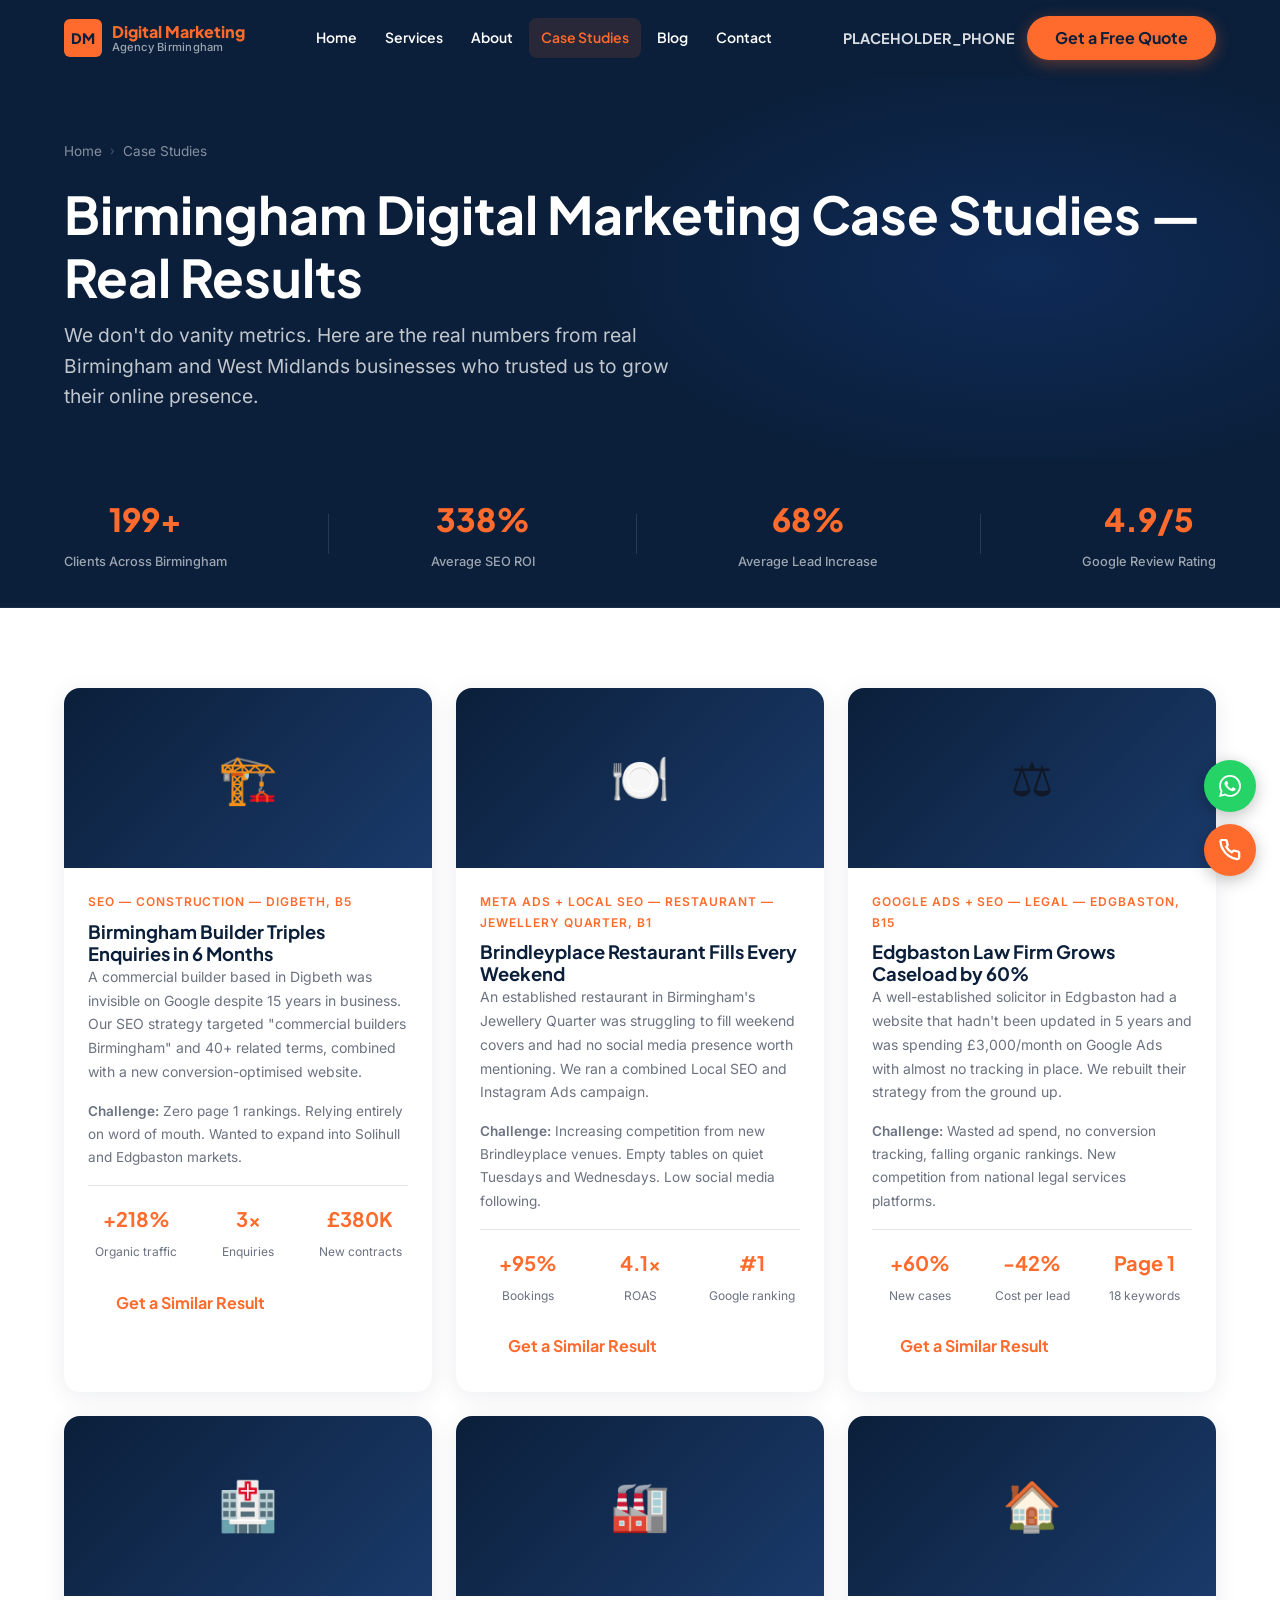
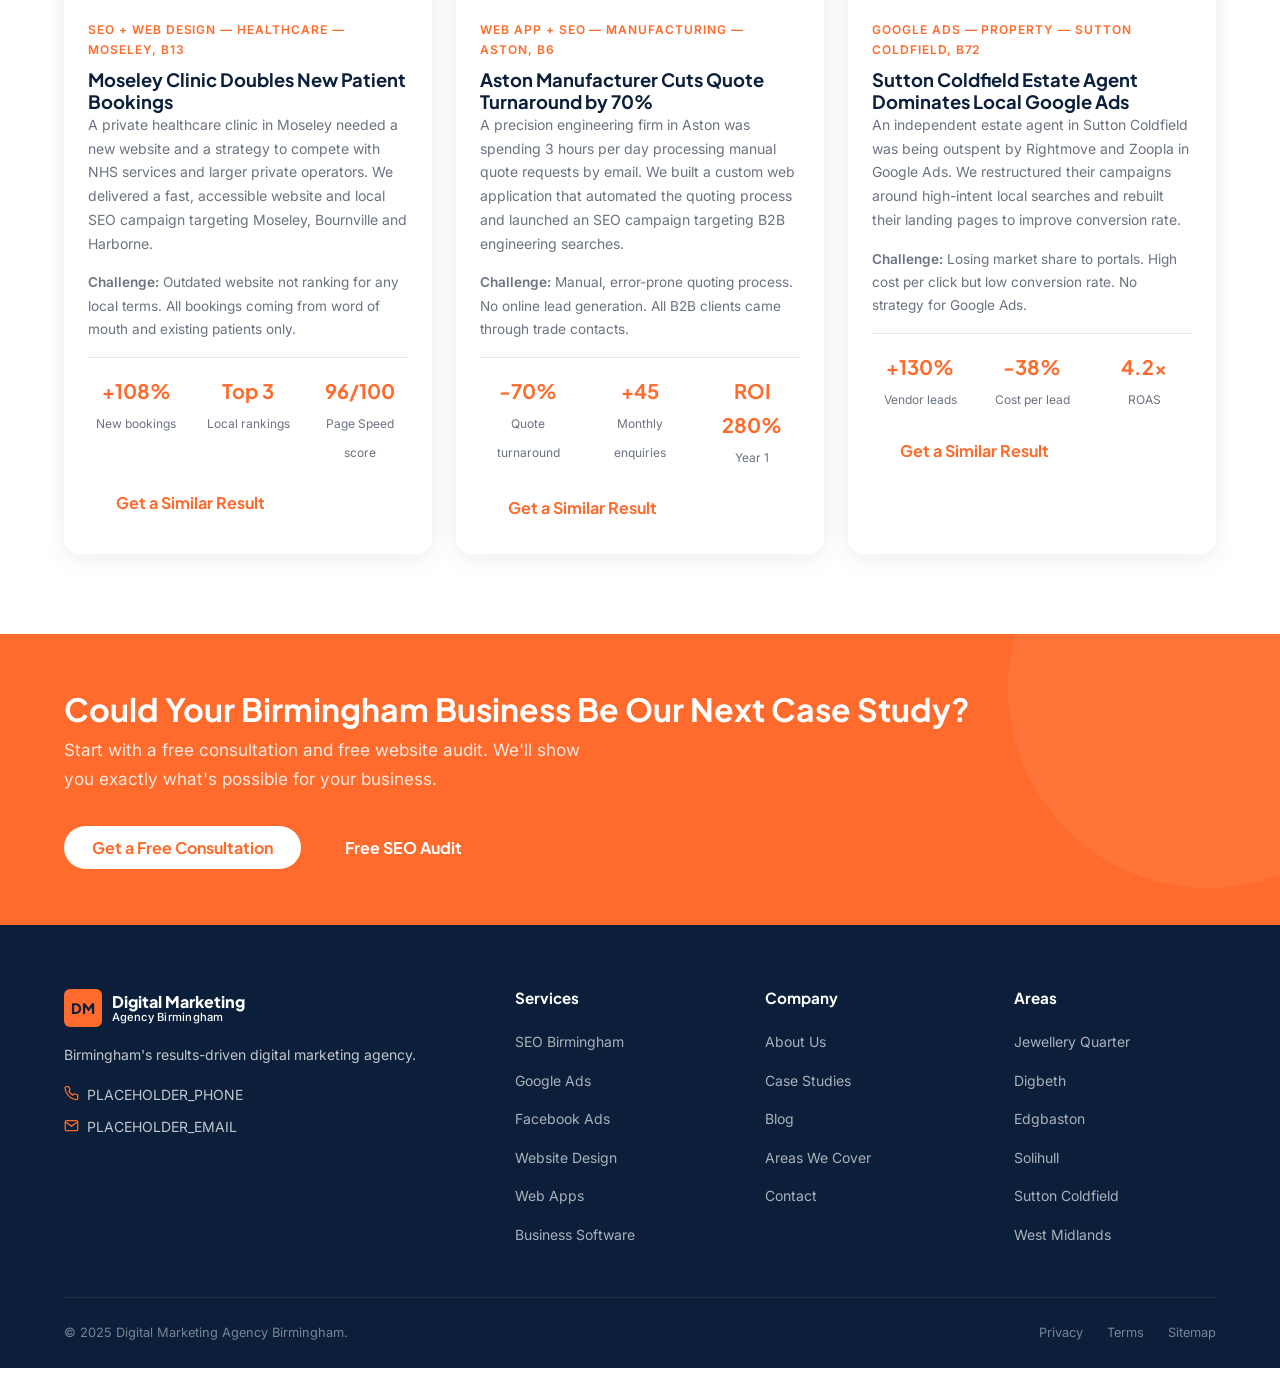
<file: case-studies/index.html>
<!DOCTYPE html>
<html lang="en-GB">
<head>
  <meta charset="UTF-8"><meta name="viewport" content="width=device-width, initial-scale=1.0">
  <title>Case Studies | Digital Marketing Agency Birmingham Results</title>
  <meta name="description" content="Real results from real Birmingham businesses. Read our digital marketing case studies — SEO, Google Ads and web design projects across the West Midlands.">
  <link rel="canonical" href="https://www.digitalmarketingagencybirmingham.co.uk/case-studies/">
  <link rel="stylesheet" href="/assets/css/main.css?v=3">
  <script>
    window.addEventListener('load',function(){
      setTimeout(function(){
        var s=document.createElement('script');
        s.src='https://www.googletagmanager.com/gtag/js?id=G-PLACEHOLDER';
        s.async=true;document.head.appendChild(s);
        window.dataLayer=window.dataLayer||[];
        function gtag(){dataLayer.push(arguments)}
        gtag('js',new Date());gtag('config','G-PLACEHOLDER',{send_page_view:true});
      },2000);
    });
  </script>
  <script type="application/ld+json">{"@context":"https://schema.org","@type":"ItemList","name":"Digital Marketing Case Studies Birmingham","description":"Case studies from Digital Marketing Agency Birmingham","itemListElement":[{"@type":"ListItem","position":1,"name":"Birmingham Builder — SEO Case Study"},{"@type":"ListItem","position":2,"name":"Brindleyplace Restaurant — Meta Ads Case Study"},{"@type":"ListItem","position":3,"name":"Edgbaston Law Firm — Google Ads Case Study"}]}</script>
<style data-critical="1">*,*::before,*::after{box-sizing:border-box;margin:0;padding:0}html{scroll-behavior:smooth}body{font-family:Inter,system-ui,sans-serif;font-size:17px;line-height:1.7;color:#111827;background:#fff;overflow-x:hidden;padding-top:0}a{color:#1E6BFF;text-decoration:none}ul{list-style:none}.container{width:100%;max-width:1200px;margin:0 auto;padding:0 24px}#header{position:sticky;top:0;z-index:1000;background:#0B1F3A;height:76px;display:flex;align-items:center}.logo{display:flex;align-items:center;gap:.6rem;text-decoration:none}.logo-mark{background:#FF6B2C;color:#0B1F3A;font-weight:800;font-size:.9rem;padding:.3rem .5rem;border-radius:6px}.logo-text{color:#fff;font-size:.95rem;font-weight:500}.logo-text strong{color:#FF6B2C}.hero{background:linear-gradient(135deg,#0B1F3A 0%,#1a3a6b 100%);min-height:90vh;display:flex;align-items:center;padding:120px 0 80px;position:relative;overflow:hidden;color:#fff}.btn{display:inline-flex;align-items:center;gap:.5rem;padding:.85rem 1.75rem;border-radius:50px;font-weight:700;font-size:1rem;cursor:pointer;transition:background-color .25s,color .25s,transform .25s,box-shadow .25s;border:none}.btn-orange{background:#FF6B2C;color:#0B1F3A}.fade-up{opacity:0;transform:translateY(28px);transition:opacity .6s ease,transform .6s ease}.fade-up.visible{opacity:1;transform:none}.nav-link{color:#fff!important}.nav-link:hover,.nav-link.active{color:#FF6B2C!important}.page-body{padding-top:0!important}</style>
</head>
<body class="page-body">
<header id="header" role="banner">
  <div class="container">
    <div class="header-inner">
      <a href="/" class="logo" aria-label="Digital Marketing Agency Birmingham"><div class="logo-mark" aria-hidden="true">DM</div><div class="logo-text"><strong>Digital Marketing</strong><span>Agency Birmingham</span></div></a>
      <nav class="nav" aria-label="Main navigation">
        <div class="nav-item"><a href="/" class="nav-link">Home</a></div>
        <div class="nav-item"><a href="/services/" class="nav-link">Services</a></div>
        <div class="nav-item"><a href="/about/" class="nav-link">About</a></div>
        <div class="nav-item"><a href="/case-studies/" class="nav-link active">Case Studies</a></div>
        <div class="nav-item"><a href="/blog/" class="nav-link">Blog</a></div>
        <div class="nav-item"><a href="/contact/" class="nav-link">Contact</a></div>
      </nav>
      <div class="header-cta">
        <a href="tel:PLACEHOLDER_PHONE" class="header-phone" data-track-call>PLACEHOLDER_PHONE</a>
        <a href="/contact/" class="btn btn-primary btn-sm">Get a Free Quote</a>
        <button class="menu-toggle" aria-label="Open menu" aria-expanded="false"><span></span><span></span><span></span></button>
      </div>
    </div>
  </div>
</header>
<nav id="mobile-nav" class="mobile-nav" aria-label="Mobile navigation">
  <div class="mobile-nav-links"><a href="/">Home</a><a href="/services/">Services</a><a href="/about/">About</a><a href="/case-studies/">Case Studies</a><a href="/blog/">Blog</a><a href="/contact/">Contact</a></div>
  <a href="tel:PLACEHOLDER_PHONE" class="btn btn-secondary" style="margin-bottom:0.75rem;width:100%;justify-content:center;" data-track-call>PLACEHOLDER_PHONE</a>
  <a href="/contact/" class="btn btn-primary" style="width:100%;justify-content:center;">Get a Free Quote</a>
</nav>

<main id="main-content">
<section class="page-header">
  <div class="container">
    <nav class="breadcrumb" aria-label="Breadcrumb"><a href="/">Home</a><span class="breadcrumb-sep">›</span><span aria-current="page">Case Studies</span></nav>
    <h1>Birmingham Digital Marketing Case Studies — Real Results</h1>
    <p class="lead">We don't do vanity metrics. Here are the real numbers from real Birmingham and West Midlands businesses who trusted us to grow their online presence.</p>
  </div>
</section>

<!-- Stats bar -->
<section class="trust-bar" style="padding:2rem 0;">
  <div class="container">
    <div class="trust-bar-inner">
      <div class="trust-stat"><span class="number" data-counter data-target="200" data-suffix="+">200+</span><span class="label">Clients Across Birmingham</span></div>
      <div class="trust-divider"></div>
      <div class="trust-stat"><span class="number" data-counter data-target="340" data-suffix="%">340%</span><span class="label">Average SEO ROI</span></div>
      <div class="trust-divider"></div>
      <div class="trust-stat"><span class="number" data-counter data-target="68" data-suffix="%">68%</span><span class="label">Average Lead Increase</span></div>
      <div class="trust-divider"></div>
      <div class="trust-stat"><span class="number" data-counter data-target="4.9" data-suffix="/5" data-decimals="1">4.9/5</span><span class="label">Google Review Rating</span></div>
    </div>
  </div>
</section>

<section class="section">
  <div class="container">
    <div class="case-highlights" style="grid-template-columns:repeat(auto-fit,minmax(320px,1fr));">

      <article class="case-card fade-up">
        <div class="case-img" aria-hidden="true">🏗️</div>
        <div class="case-body">
          <div class="case-tag">SEO — Construction — Digbeth, B5</div>
          <h2 style="font-size:1.15rem;">Birmingham Builder Triples Enquiries in 6 Months</h2>
          <p>A commercial builder based in Digbeth was invisible on Google despite 15 years in business. Our SEO strategy targeted "commercial builders Birmingham" and 40+ related terms, combined with a new conversion-optimised website.</p>
          <p style="font-size:0.85rem;color:var(--muted);"><strong>Challenge:</strong> Zero page 1 rankings. Relying entirely on word of mouth. Wanted to expand into Solihull and Edgbaston markets.</p>
          <div class="case-metrics">
            <div class="case-metric"><strong>+218%</strong><span>Organic traffic</span></div>
            <div class="case-metric"><strong>3×</strong><span>Enquiries</span></div>
            <div class="case-metric"><strong>£380K</strong><span>New contracts</span></div>
          </div>
          <a href="/contact/" class="btn btn-outline-orange btn-sm" style="margin-top:1rem;">Get a Similar Result</a>
        </div>
      </article>

      <article class="case-card fade-up">
        <div class="case-img" aria-hidden="true">🍽️</div>
        <div class="case-body">
          <div class="case-tag">Meta Ads + Local SEO — Restaurant — Jewellery Quarter, B1</div>
          <h2 style="font-size:1.15rem;">Brindleyplace Restaurant Fills Every Weekend</h2>
          <p>An established restaurant in Birmingham's Jewellery Quarter was struggling to fill weekend covers and had no social media presence worth mentioning. We ran a combined Local SEO and Instagram Ads campaign.</p>
          <p style="font-size:0.85rem;color:var(--muted);"><strong>Challenge:</strong> Increasing competition from new Brindleyplace venues. Empty tables on quiet Tuesdays and Wednesdays. Low social media following.</p>
          <div class="case-metrics">
            <div class="case-metric"><strong>+95%</strong><span>Bookings</span></div>
            <div class="case-metric"><strong>4.1×</strong><span>ROAS</span></div>
            <div class="case-metric"><strong>#1</strong><span>Google ranking</span></div>
          </div>
          <a href="/contact/" class="btn btn-outline-orange btn-sm" style="margin-top:1rem;">Get a Similar Result</a>
        </div>
      </article>

      <article class="case-card fade-up">
        <div class="case-img" aria-hidden="true">⚖️</div>
        <div class="case-body">
          <div class="case-tag">Google Ads + SEO — Legal — Edgbaston, B15</div>
          <h2 style="font-size:1.15rem;">Edgbaston Law Firm Grows Caseload by 60%</h2>
          <p>A well-established solicitor in Edgbaston had a website that hadn't been updated in 5 years and was spending £3,000/month on Google Ads with almost no tracking in place. We rebuilt their strategy from the ground up.</p>
          <p style="font-size:0.85rem;color:var(--muted);"><strong>Challenge:</strong> Wasted ad spend, no conversion tracking, falling organic rankings. New competition from national legal services platforms.</p>
          <div class="case-metrics">
            <div class="case-metric"><strong>+60%</strong><span>New cases</span></div>
            <div class="case-metric"><strong>-42%</strong><span>Cost per lead</span></div>
            <div class="case-metric"><strong>Page 1</strong><span>18 keywords</span></div>
          </div>
          <a href="/contact/" class="btn btn-outline-orange btn-sm" style="margin-top:1rem;">Get a Similar Result</a>
        </div>
      </article>

      <article class="case-card fade-up">
        <div class="case-img" aria-hidden="true">🏥</div>
        <div class="case-body">
          <div class="case-tag">SEO + Web Design — Healthcare — Moseley, B13</div>
          <h2 style="font-size:1.15rem;">Moseley Clinic Doubles New Patient Bookings</h2>
          <p>A private healthcare clinic in Moseley needed a new website and a strategy to compete with NHS services and larger private operators. We delivered a fast, accessible website and local SEO campaign targeting Moseley, Bournville and Harborne.</p>
          <p style="font-size:0.85rem;color:var(--muted);"><strong>Challenge:</strong> Outdated website not ranking for any local terms. All bookings coming from word of mouth and existing patients only.</p>
          <div class="case-metrics">
            <div class="case-metric"><strong>+108%</strong><span>New bookings</span></div>
            <div class="case-metric"><strong>Top 3</strong><span>Local rankings</span></div>
            <div class="case-metric"><strong>96/100</strong><span>Page Speed score</span></div>
          </div>
          <a href="/contact/" class="btn btn-outline-orange btn-sm" style="margin-top:1rem;">Get a Similar Result</a>
        </div>
      </article>

      <article class="case-card fade-up">
        <div class="case-img" aria-hidden="true">🏭</div>
        <div class="case-body">
          <div class="case-tag">Web App + SEO — Manufacturing — Aston, B6</div>
          <h2 style="font-size:1.15rem;">Aston Manufacturer Cuts Quote Turnaround by 70%</h2>
          <p>A precision engineering firm in Aston was spending 3 hours per day processing manual quote requests by email. We built a custom web application that automated the quoting process and launched an SEO campaign targeting B2B engineering searches.</p>
          <p style="font-size:0.85rem;color:var(--muted);"><strong>Challenge:</strong> Manual, error-prone quoting process. No online lead generation. All B2B clients came through trade contacts.</p>
          <div class="case-metrics">
            <div class="case-metric"><strong>-70%</strong><span>Quote turnaround</span></div>
            <div class="case-metric"><strong>+45</strong><span>Monthly enquiries</span></div>
            <div class="case-metric"><strong>ROI 280%</strong><span>Year 1</span></div>
          </div>
          <a href="/contact/" class="btn btn-outline-orange btn-sm" style="margin-top:1rem;">Get a Similar Result</a>
        </div>
      </article>

      <article class="case-card fade-up">
        <div class="case-img" aria-hidden="true">🏠</div>
        <div class="case-body">
          <div class="case-tag">Google Ads — Property — Sutton Coldfield, B72</div>
          <h2 style="font-size:1.15rem;">Sutton Coldfield Estate Agent Dominates Local Google Ads</h2>
          <p>An independent estate agent in Sutton Coldfield was being outspent by Rightmove and Zoopla in Google Ads. We restructured their campaigns around high-intent local searches and rebuilt their landing pages to improve conversion rate.</p>
          <p style="font-size:0.85rem;color:var(--muted);"><strong>Challenge:</strong> Losing market share to portals. High cost per click but low conversion rate. No strategy for Google Ads.</p>
          <div class="case-metrics">
            <div class="case-metric"><strong>+130%</strong><span>Vendor leads</span></div>
            <div class="case-metric"><strong>-38%</strong><span>Cost per lead</span></div>
            <div class="case-metric"><strong>4.2×</strong><span>ROAS</span></div>
          </div>
          <a href="/contact/" class="btn btn-outline-orange btn-sm" style="margin-top:1rem;">Get a Similar Result</a>
        </div>
      </article>

    </div>
  </div>
</section>

<section class="cta-band">
  <div class="container">
    <div class="cta-band-inner">
      <div><h2>Could Your Birmingham Business Be Our Next Case Study?</h2><p>Start with a free consultation and free website audit. We'll show you exactly what's possible for your business.</p></div>
      <div class="cta-band-actions"><a href="/contact/" class="btn btn-white btn-lg">Get a Free Consultation</a><a href="/contact/?audit=1" class="btn btn-secondary-white btn-lg">Free SEO Audit</a></div>
    </div>
  </div>
</section>
</main>

<footer role="contentinfo">
  <div class="container">
    <div class="footer-grid">
      <div class="footer-brand"><a href="/" class="logo"><div class="logo-mark" style="background:var(--orange);" aria-hidden="true">DM</div><div class="logo-text"><strong>Digital Marketing</strong><span>Agency Birmingham</span></div></a><p class="footer-desc">Birmingham's results-driven digital marketing agency.</p><div class="footer-contact"><div class="footer-contact-item"><svg width="15" height="15" viewBox="0 0 24 24" fill="none" stroke="currentColor" stroke-width="2" aria-hidden="true"><path d="M22 16.92v3a2 2 0 0 1-2.18 2 19.79 19.79 0 0 1-8.63-3.07A19.5 19.5 0 0 1 4.69 12 19.79 19.79 0 0 1 1.61 3.45 2 2 0 0 1 3.59 1h3a2 2 0 0 1 2 1.72c.127.96.361 1.903.7 2.81a2 2 0 0 1-.45 2.11L7.91 8.56a16 16 0 0 0 6 6l1.27-1.27a2 2 0 0 1 2.11-.45c.907.339 1.85.573 2.81.7A2 2 0 0 1 22 15.92v1z"/></svg><a href="tel:PLACEHOLDER_PHONE" data-track-call>PLACEHOLDER_PHONE</a></div><div class="footer-contact-item"><svg width="15" height="15" viewBox="0 0 24 24" fill="none" stroke="currentColor" stroke-width="2" aria-hidden="true"><path d="M4 4h16c1.1 0 2 .9 2 2v12c0 1.1-.9 2-2 2H4c-1.1 0-2-.9-2-2V6c0-1.1.9-2 2-2z"/><polyline points="22,6 12,13 2,6"/></svg><a href="mailto:PLACEHOLDER_EMAIL">PLACEHOLDER_EMAIL</a></div></div></div>
      <div class="footer-col"><h4>Services</h4><ul class="footer-links"><li><a href="/services/seo-birmingham/">SEO Birmingham</a></li><li><a href="/services/google-ads-birmingham/">Google Ads</a></li><li><a href="/services/facebook-meta-ads-birmingham/">Facebook Ads</a></li><li><a href="/services/website-design-development-birmingham/">Website Design</a></li><li><a href="/services/web-application-development-birmingham/">Web Apps</a></li><li><a href="/services/business-management-software-birmingham/">Business Software</a></li></ul></div>
      <div class="footer-col"><h4>Company</h4><ul class="footer-links"><li><a href="/about/">About Us</a></li><li><a href="/case-studies/">Case Studies</a></li><li><a href="/blog/">Blog</a></li><li><a href="/areas/">Areas We Cover</a></li><li><a href="/contact/">Contact</a></li></ul></div>
      <div class="footer-col"><h4>Areas</h4><ul class="footer-links"><li><a href="/areas/">Jewellery Quarter</a></li><li><a href="/areas/">Digbeth</a></li><li><a href="/areas/">Edgbaston</a></li><li><a href="/areas/">Solihull</a></li><li><a href="/areas/">Sutton Coldfield</a></li><li><a href="/areas/">West Midlands</a></li></ul></div>
    </div>
    <div class="footer-bottom"><span>© 2025 Digital Marketing Agency Birmingham.</span><div class="footer-bottom-links"><a href="/privacy-policy/">Privacy</a><a href="/terms/">Terms</a><a href="/sitemap.xml">Sitemap</a></div></div>
  </div>
</footer>
<div class="floating-actions" aria-label="Quick contact">
  <a href="https://wa.me/44PLACEHOLDER_WA" class="floating-btn floating-whatsapp" target="_blank" rel="noopener" data-track-whatsapp aria-label="WhatsApp"><svg viewBox="0 0 24 24" fill="currentColor" aria-hidden="true"><path d="M17.472 14.382c-.297-.149-1.758-.867-2.03-.967-.273-.099-.471-.148-.67.15-.197.297-.767.966-.94 1.164-.173.199-.347.223-.644.075-.297-.15-1.255-.463-2.39-1.475-.883-.788-1.48-1.761-1.653-2.059-.173-.297-.018-.458.13-.606.134-.133.298-.347.446-.52.149-.174.198-.298.298-.497.099-.198.05-.371-.025-.52-.075-.149-.669-1.612-.916-2.207-.242-.579-.487-.5-.669-.51-.173-.008-.371-.01-.57-.01-.198 0-.52.074-.792.372-.272.297-1.04 1.016-1.04 2.479 0 1.462 1.065 2.875 1.213 3.074.149.198 2.096 3.2 5.077 4.487.709.306 1.262.489 1.694.625.712.227 1.36.195 1.871.118.571-.085 1.758-.719 2.006-1.413.248-.694.248-1.289.173-1.413-.074-.124-.272-.198-.57-.347m-5.421 7.403h-.004a9.87 9.87 0 0 1-5.031-1.378l-.361-.214-3.741.982.998-3.648-.235-.374a9.86 9.86 0 0 1-1.51-5.26c.001-5.45 4.436-9.884 9.888-9.884 2.64 0 5.122 1.03 6.988 2.898a9.825 9.825 0 0 1 2.893 6.994c-.003 5.45-4.437 9.884-9.885 9.884m8.413-18.297A11.815 11.815 0 0 0 12.05 0C5.495 0 .16 5.335.157 11.892c0 2.096.547 4.142 1.588 5.945L.057 24l6.305-1.654a11.882 11.882 0 0 0 5.683 1.448h.005c6.554 0 11.89-5.335 11.893-11.893a11.821 11.821 0 0 0-3.48-8.413Z"/></svg></a>
  <a href="tel:PLACEHOLDER_PHONE" class="floating-btn floating-call" data-track-call aria-label="Call"><svg viewBox="0 0 24 24" fill="none" stroke="currentColor" stroke-width="2.5" aria-hidden="true"><path d="M22 16.92v3a2 2 0 0 1-2.18 2 19.79 19.79 0 0 1-8.63-3.07A19.5 19.5 0 0 1 4.69 12 19.79 19.79 0 0 1 1.61 3.45 2 2 0 0 1 3.59 1h3a2 2 0 0 1 2 1.72c.127.96.361 1.903.7 2.81a2 2 0 0 1-.45 2.11L7.91 8.56a16 16 0 0 0 6 6l1.27-1.27a2 2 0 0 1 2.11-.45c.907.339 1.85.573 2.81.7A2 2 0 0 1 22 15.92v1z"/></svg></a>
</div>
<script src="/assets/js/main.js" defer></script>
</body>
</html>
</file>
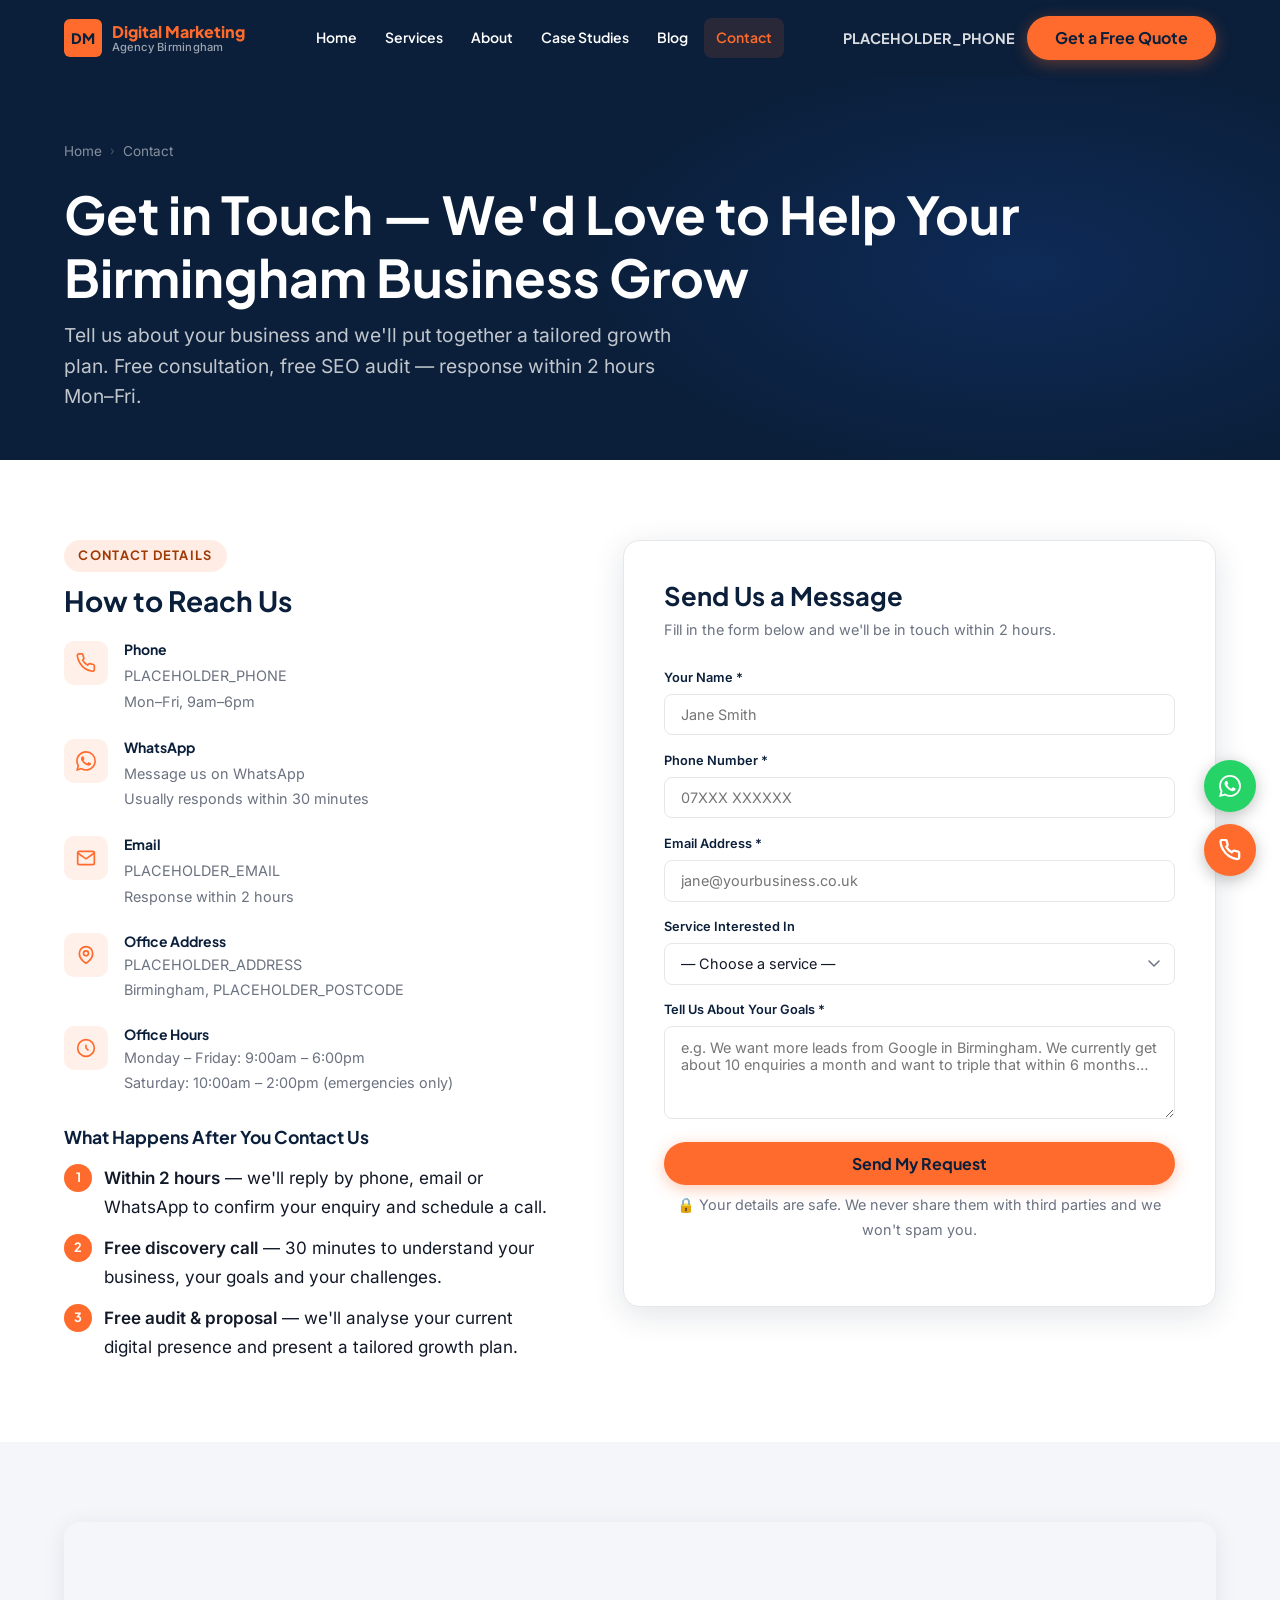
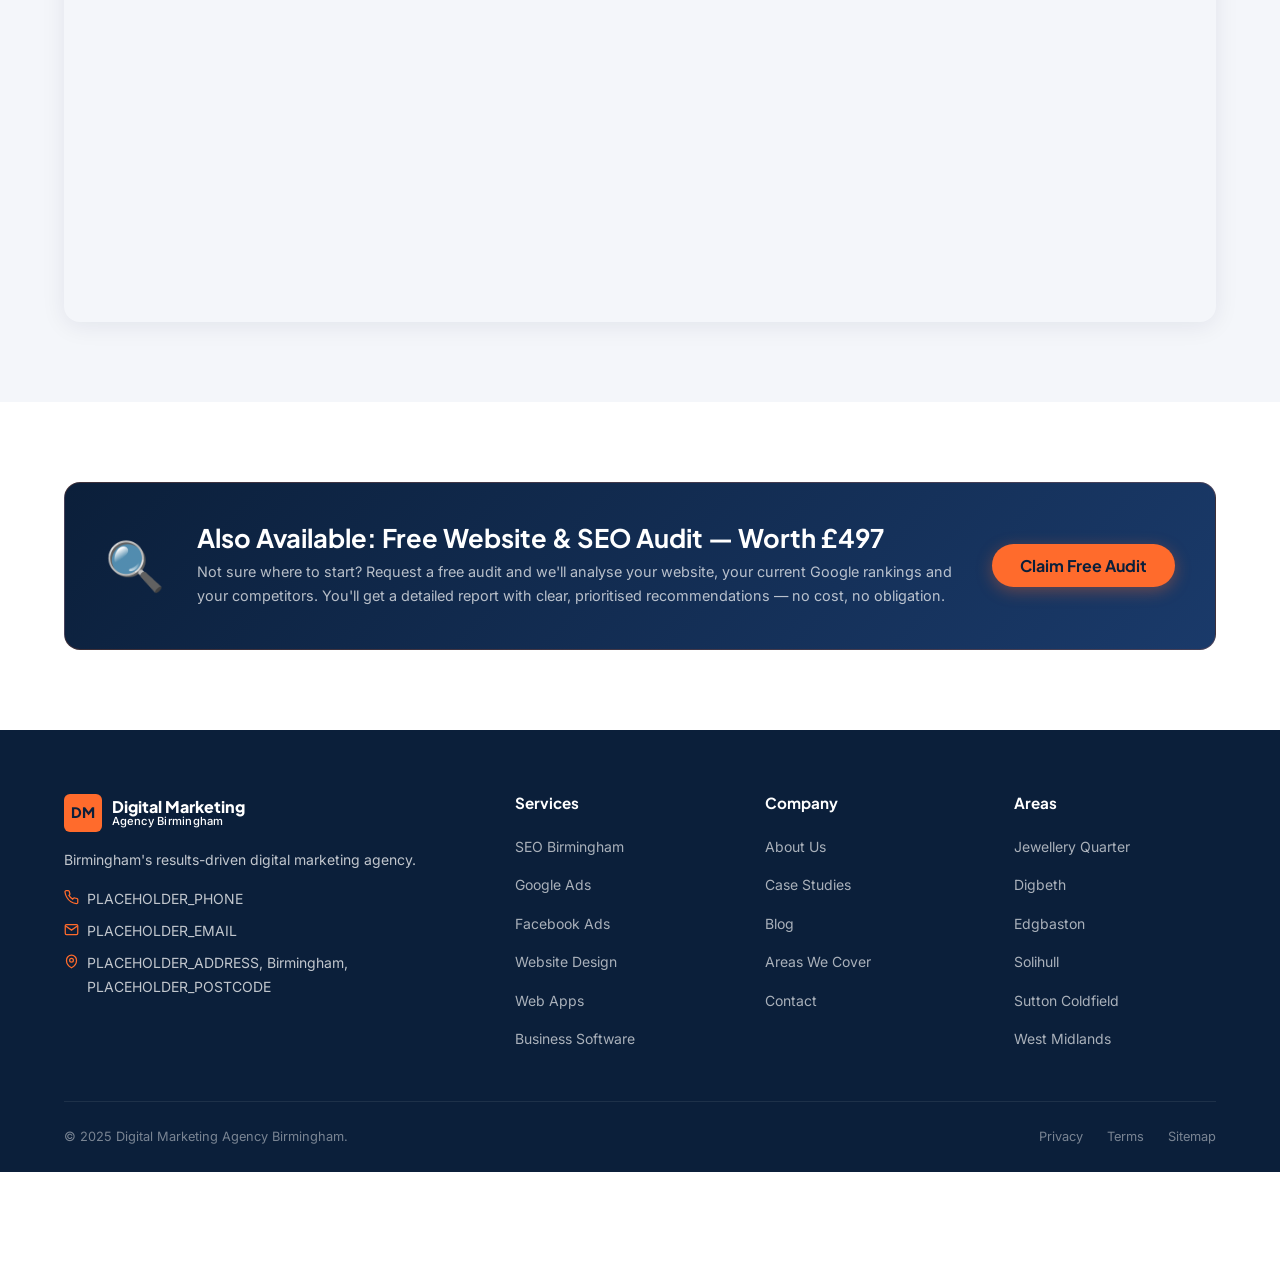
<file: contact/index.html>
<!DOCTYPE html>
<html lang="en-GB">
<head>
  <meta charset="UTF-8">
  <meta name="viewport" content="width=device-width, initial-scale=1.0">
  <title>Contact Us | Digital Marketing Agency Birmingham</title>
  <meta name="description" content="Get in touch with our Birmingham digital marketing team. Free consultation, free SEO audit. Call, WhatsApp or fill in the form — response within 2 hours.">
  <link rel="canonical" href="https://www.digitalmarketingagencybirmingham.co.uk/contact/">
  <meta property="og:title" content="Contact Us | Digital Marketing Agency Birmingham">
  <meta property="og:description" content="Get in touch with our Birmingham digital marketing team. Free consultation and SEO audit available.">
  <link rel="stylesheet" href="/assets/css/main.css?v=3">
  <script>
    window.addEventListener('load',function(){
      setTimeout(function(){
        var s=document.createElement('script');
        s.src='https://www.googletagmanager.com/gtag/js?id=G-PLACEHOLDER';
        s.async=true;document.head.appendChild(s);
        window.dataLayer=window.dataLayer||[];
        function gtag(){dataLayer.push(arguments)}
        gtag('js',new Date());gtag('config','G-PLACEHOLDER',{send_page_view:true});
      },2000);
    });
  </script>
<style data-critical="1">*,*::before,*::after{box-sizing:border-box;margin:0;padding:0}html{scroll-behavior:smooth}body{font-family:Inter,system-ui,sans-serif;font-size:17px;line-height:1.7;color:#111827;background:#fff;overflow-x:hidden;padding-top:0}a{color:#1E6BFF;text-decoration:none}ul{list-style:none}.container{width:100%;max-width:1200px;margin:0 auto;padding:0 24px}#header{position:sticky;top:0;z-index:1000;background:#0B1F3A;height:76px;display:flex;align-items:center}.logo{display:flex;align-items:center;gap:.6rem;text-decoration:none}.logo-mark{background:#FF6B2C;color:#0B1F3A;font-weight:800;font-size:.9rem;padding:.3rem .5rem;border-radius:6px}.logo-text{color:#fff;font-size:.95rem;font-weight:500}.logo-text strong{color:#FF6B2C}.hero{background:linear-gradient(135deg,#0B1F3A 0%,#1a3a6b 100%);min-height:90vh;display:flex;align-items:center;padding:120px 0 80px;position:relative;overflow:hidden;color:#fff}.btn{display:inline-flex;align-items:center;gap:.5rem;padding:.85rem 1.75rem;border-radius:50px;font-weight:700;font-size:1rem;cursor:pointer;transition:background-color .25s,color .25s,transform .25s,box-shadow .25s;border:none}.btn-orange{background:#FF6B2C;color:#0B1F3A}.fade-up{opacity:0;transform:translateY(28px);transition:opacity .6s ease,transform .6s ease}.fade-up.visible{opacity:1;transform:none}.nav-link{color:#fff!important}.nav-link:hover,.nav-link.active{color:#FF6B2C!important}.page-body{padding-top:0!important}</style>
</head>
<body class="page-body">

<header id="header" role="banner">
  <div class="container">
    <div class="header-inner">
      <a href="/" class="logo" aria-label="Digital Marketing Agency Birmingham"><div class="logo-mark" aria-hidden="true">DM</div><div class="logo-text"><strong>Digital Marketing</strong><span>Agency Birmingham</span></div></a>
      <nav class="nav" aria-label="Main navigation">
        <div class="nav-item"><a href="/" class="nav-link">Home</a></div>
        <div class="nav-item"><a href="/services/" class="nav-link">Services</a></div>
        <div class="nav-item"><a href="/about/" class="nav-link">About</a></div>
        <div class="nav-item"><a href="/case-studies/" class="nav-link">Case Studies</a></div>
        <div class="nav-item"><a href="/blog/" class="nav-link">Blog</a></div>
        <div class="nav-item"><a href="/contact/" class="nav-link active">Contact</a></div>
      </nav>
      <div class="header-cta">
        <a href="tel:PLACEHOLDER_PHONE" class="header-phone" data-track-call>PLACEHOLDER_PHONE</a>
        <a href="/contact/" class="btn btn-primary btn-sm">Get a Free Quote</a>
        <button class="menu-toggle" aria-label="Open menu" aria-expanded="false"><span></span><span></span><span></span></button>
      </div>
    </div>
  </div>
</header>
<nav id="mobile-nav" class="mobile-nav" aria-label="Mobile navigation">
  <div class="mobile-nav-links">
    <a href="/">Home</a>
    <span class="sub-label">Services</span>
    <a class="sub-link" href="/services/seo-birmingham/">SEO Birmingham</a>
    <a class="sub-link" href="/services/google-ads-birmingham/">Google Ads</a>
    <a class="sub-link" href="/services/facebook-meta-ads-birmingham/">Facebook &amp; Meta Ads</a>
    <a class="sub-link" href="/services/website-design-development-birmingham/">Website Design</a>
    <a class="sub-link" href="/services/web-application-development-birmingham/">Web Apps</a>
    <a class="sub-link" href="/services/business-management-software-birmingham/">Business Software</a>
    <a href="/about/">About</a><a href="/case-studies/">Case Studies</a><a href="/blog/">Blog</a><a href="/contact/">Contact</a>
  </div>
  <a href="tel:PLACEHOLDER_PHONE" class="btn btn-secondary" style="margin-bottom:0.75rem;width:100%;justify-content:center;" data-track-call>PLACEHOLDER_PHONE</a>
  <a href="/contact/" class="btn btn-primary" style="width:100%;justify-content:center;">Get a Free Quote</a>
</nav>

<main id="main-content">

<section class="page-header">
  <div class="container">
    <nav class="breadcrumb" aria-label="Breadcrumb"><a href="/">Home</a><span class="breadcrumb-sep" aria-hidden="true">›</span><span aria-current="page">Contact</span></nav>
    <h1>Get in Touch — We'd Love to Help Your Birmingham Business Grow</h1>
    <p class="lead">Tell us about your business and we'll put together a tailored growth plan. Free consultation, free SEO audit — response within 2 hours Mon–Fri.</p>
  </div>
</section>

<section class="section">
  <div class="container">
    <div class="contact-grid">
      <!-- Contact info -->
      <div>
        <span class="section-tag">Contact Details</span>
        <h2 style="font-size:1.75rem;margin-bottom:1.5rem;">How to Reach Us</h2>
        <div class="contact-info-block">
          <div class="contact-info-item">
            <div class="contact-info-icon" aria-hidden="true"><svg width="20" height="20" viewBox="0 0 24 24" fill="none" stroke="currentColor" stroke-width="2"><path d="M22 16.92v3a2 2 0 0 1-2.18 2 19.79 19.79 0 0 1-8.63-3.07A19.5 19.5 0 0 1 4.69 12 19.79 19.79 0 0 1 1.61 3.45 2 2 0 0 1 3.59 1h3a2 2 0 0 1 2 1.72c.127.96.361 1.903.7 2.81a2 2 0 0 1-.45 2.11L7.91 8.56a16 16 0 0 0 6 6l1.27-1.27a2 2 0 0 1 2.11-.45c.907.339 1.85.573 2.81.7A2 2 0 0 1 22 15.92v1z"/></svg></div>
            <div><h4>Phone</h4><a href="tel:PLACEHOLDER_PHONE" data-track-call>PLACEHOLDER_PHONE</a><p>Mon–Fri, 9am–6pm</p></div>
          </div>
          <div class="contact-info-item">
            <div class="contact-info-icon" aria-hidden="true"><svg width="20" height="20" viewBox="0 0 24 24" fill="currentColor"><path d="M17.472 14.382c-.297-.149-1.758-.867-2.03-.967-.273-.099-.471-.148-.67.15-.197.297-.767.966-.94 1.164-.173.199-.347.223-.644.075-.297-.15-1.255-.463-2.39-1.475-.883-.788-1.48-1.761-1.653-2.059-.173-.297-.018-.458.13-.606.134-.133.298-.347.446-.52.149-.174.198-.298.298-.497.099-.198.05-.371-.025-.52-.075-.149-.669-1.612-.916-2.207-.242-.579-.487-.5-.669-.51-.173-.008-.371-.01-.57-.01-.198 0-.52.074-.792.372-.272.297-1.04 1.016-1.04 2.479 0 1.462 1.065 2.875 1.213 3.074.149.198 2.096 3.2 5.077 4.487.709.306 1.262.489 1.694.625.712.227 1.36.195 1.871.118.571-.085 1.758-.719 2.006-1.413.248-.694.248-1.289.173-1.413-.074-.124-.272-.198-.57-.347m-5.421 7.403h-.004a9.87 9.87 0 0 1-5.031-1.378l-.361-.214-3.741.982.998-3.648-.235-.374a9.86 9.86 0 0 1-1.51-5.26c.001-5.45 4.436-9.884 9.888-9.884 2.64 0 5.122 1.03 6.988 2.898a9.825 9.825 0 0 1 2.893 6.994c-.003 5.45-4.437 9.884-9.885 9.884m8.413-18.297A11.815 11.815 0 0 0 12.05 0C5.495 0 .16 5.335.157 11.892c0 2.096.547 4.142 1.588 5.945L.057 24l6.305-1.654a11.882 11.882 0 0 0 5.683 1.448h.005c6.554 0 11.89-5.335 11.893-11.893a11.821 11.821 0 0 0-3.48-8.413Z"/></svg></div>
            <div><h4>WhatsApp</h4><a href="https://wa.me/44PLACEHOLDER_WA" target="_blank" rel="noopener" data-track-whatsapp>Message us on WhatsApp</a><p>Usually responds within 30 minutes</p></div>
          </div>
          <div class="contact-info-item">
            <div class="contact-info-icon" aria-hidden="true"><svg width="20" height="20" viewBox="0 0 24 24" fill="none" stroke="currentColor" stroke-width="2"><path d="M4 4h16c1.1 0 2 .9 2 2v12c0 1.1-.9 2-2 2H4c-1.1 0-2-.9-2-2V6c0-1.1.9-2 2-2z"/><polyline points="22,6 12,13 2,6"/></svg></div>
            <div><h4>Email</h4><a href="mailto:PLACEHOLDER_EMAIL">PLACEHOLDER_EMAIL</a><p>Response within 2 hours</p></div>
          </div>
          <div class="contact-info-item">
            <div class="contact-info-icon" aria-hidden="true"><svg width="20" height="20" viewBox="0 0 24 24" fill="none" stroke="currentColor" stroke-width="2"><path d="M12 22s-8-4.5-8-11.8A8 8 0 0 1 12 2a8 8 0 0 1 8 8.2c0 7.3-8 11.8-8 11.8z"/><circle cx="12" cy="10" r="3"/></svg></div>
            <div><h4>Office Address</h4><p>PLACEHOLDER_ADDRESS<br>Birmingham, PLACEHOLDER_POSTCODE</p></div>
          </div>
          <div class="contact-info-item">
            <div class="contact-info-icon" aria-hidden="true"><svg width="20" height="20" viewBox="0 0 24 24" fill="none" stroke="currentColor" stroke-width="2"><circle cx="12" cy="12" r="10"/><path d="M12 8v4l3 3"/></svg></div>
            <div><h4>Office Hours</h4><p>Monday – Friday: 9:00am – 6:00pm<br>Saturday: 10:00am – 2:00pm (emergencies only)</p></div>
          </div>
        </div>

        <div style="margin-top:2rem;">
          <h3 style="font-size:1.1rem;margin-bottom:1rem;">What Happens After You Contact Us</h3>
          <div style="display:flex;flex-direction:column;gap:0.75rem;">
            <div style="display:flex;gap:0.75rem;align-items:flex-start;">
              <div style="width:28px;height:28px;background:var(--orange);border-radius:50%;display:flex;align-items:center;justify-content:center;color:white;font-weight:700;font-size:0.8rem;flex-shrink:0;font-family:var(--font-heading);">1</div>
              <div><strong>Within 2 hours</strong> — we'll reply by phone, email or WhatsApp to confirm your enquiry and schedule a call.</div>
            </div>
            <div style="display:flex;gap:0.75rem;align-items:flex-start;">
              <div style="width:28px;height:28px;background:var(--orange);border-radius:50%;display:flex;align-items:center;justify-content:center;color:white;font-weight:700;font-size:0.8rem;flex-shrink:0;font-family:var(--font-heading);">2</div>
              <div><strong>Free discovery call</strong> — 30 minutes to understand your business, your goals and your challenges.</div>
            </div>
            <div style="display:flex;gap:0.75rem;align-items:flex-start;">
              <div style="width:28px;height:28px;background:var(--orange);border-radius:50%;display:flex;align-items:center;justify-content:center;color:white;font-weight:700;font-size:0.8rem;flex-shrink:0;font-family:var(--font-heading);">3</div>
              <div><strong>Free audit &amp; proposal</strong> — we'll analyse your current digital presence and present a tailored growth plan.</div>
            </div>
          </div>
        </div>
      </div>

      <!-- Contact form -->
      <div class="contact-form-card">
        <h3>Send Us a Message</h3>
        <p>Fill in the form below and we'll be in touch within 2 hours.</p>
        <form class="quote-form" id="contact-form" novalidate>
          <div class="form-group">
            <label for="cf-name">Your Name *</label>
            <input type="text" id="cf-name" name="name" placeholder="Jane Smith" required autocomplete="name">
          </div>
          <div class="form-group">
            <label for="cf-phone">Phone Number *</label>
            <input type="tel" id="cf-phone" name="phone" placeholder="07XXX XXXXXX" required autocomplete="tel">
          </div>
          <div class="form-group">
            <label for="cf-email">Email Address *</label>
            <input type="email" id="cf-email" name="email" placeholder="jane@yourbusiness.co.uk" required autocomplete="email">
          </div>
          <div class="form-group">
            <label for="cf-service">Service Interested In</label>
            <select id="cf-service" name="service">
              <option value="">— Choose a service —</option>
              <option>SEO</option>
              <option>Google Ads (PPC)</option>
              <option>Facebook &amp; Meta Ads</option>
              <option>Website Design &amp; Development</option>
              <option>Web Application Development</option>
              <option>Business Management Software</option>
              <option>Full-Service Digital Marketing Package</option>
              <option>Free Website &amp; SEO Audit</option>
            </select>
          </div>
          <div class="form-group">
            <label for="cf-message">Tell Us About Your Goals *</label>
            <textarea id="cf-message" name="message" placeholder="e.g. We want more leads from Google in Birmingham. We currently get about 10 enquiries a month and want to triple that within 6 months…" rows="4" required></textarea>
          </div>
          <button type="submit" class="btn btn-primary btn-lg" style="width:100%;justify-content:center;">Send My Request</button>
          <p class="form-submit-note">🔒 Your details are safe. We never share them with third parties and we won't spam you.</p>
        </form>
      </div>
    </div>
  </div>
</section>

<!-- Map -->
<section class="section section--grey">
  <div class="container">
    <div style="border-radius:var(--radius);overflow:hidden;height:400px;box-shadow:var(--shadow);">
      <iframe
        src="https://www.google.com/maps/embed?pb=!1m18!1m12!1m3!1d77944.50891891413!2d-1.9700499!3d52.4751078!2m3!1f0!2f0!3f0!3m2!1i1024!2i768!4f13.1!3m3!1m2!1s0x4870942d1b417173%3A0xca81fef0aeee7998!2sBirmingham!5e0!3m2!1sen!2suk!4v1"
        width="100%" height="100%" style="border:0;" allowfullscreen="" loading="lazy"
        title="Digital Marketing Agency Birmingham office location" referrerpolicy="no-referrer-when-downgrade"></iframe>
    </div>
  </div>
</section>

<!-- Free Audit CTA -->
<section class="section">
  <div class="container">
    <div class="audit-banner fade-up">
      <div class="audit-icon" aria-hidden="true">🔍</div>
      <div class="audit-content">
        <h3>Also Available: Free Website &amp; SEO Audit — Worth £497</h3>
        <p>Not sure where to start? Request a free audit and we'll analyse your website, your current Google rankings and your competitors. You'll get a detailed report with clear, prioritised recommendations — no cost, no obligation.</p>
      </div>
      <div class="audit-cta">
        <a href="/contact/?audit=1" class="btn btn-primary btn-lg">Claim Free Audit</a>
      </div>
    </div>
  </div>
</section>

</main>

<footer role="contentinfo">
  <div class="container">
    <div class="footer-grid">
      <div class="footer-brand">
        <a href="/" class="logo"><div class="logo-mark" style="background:var(--orange);" aria-hidden="true">DM</div><div class="logo-text"><strong>Digital Marketing</strong><span>Agency Birmingham</span></div></a>
        <p class="footer-desc">Birmingham's results-driven digital marketing agency.</p>
        <div class="footer-contact">
          <div class="footer-contact-item"><svg width="15" height="15" viewBox="0 0 24 24" fill="none" stroke="currentColor" stroke-width="2" aria-hidden="true"><path d="M22 16.92v3a2 2 0 0 1-2.18 2 19.79 19.79 0 0 1-8.63-3.07A19.5 19.5 0 0 1 4.69 12 19.79 19.79 0 0 1 1.61 3.45 2 2 0 0 1 3.59 1h3a2 2 0 0 1 2 1.72c.127.96.361 1.903.7 2.81a2 2 0 0 1-.45 2.11L7.91 8.56a16 16 0 0 0 6 6l1.27-1.27a2 2 0 0 1 2.11-.45c.907.339 1.85.573 2.81.7A2 2 0 0 1 22 15.92v1z"/></svg><a href="tel:PLACEHOLDER_PHONE" data-track-call>PLACEHOLDER_PHONE</a></div>
          <div class="footer-contact-item"><svg width="15" height="15" viewBox="0 0 24 24" fill="none" stroke="currentColor" stroke-width="2" aria-hidden="true"><path d="M4 4h16c1.1 0 2 .9 2 2v12c0 1.1-.9 2-2 2H4c-1.1 0-2-.9-2-2V6c0-1.1.9-2 2-2z"/><polyline points="22,6 12,13 2,6"/></svg><a href="mailto:PLACEHOLDER_EMAIL">PLACEHOLDER_EMAIL</a></div>
          <div class="footer-contact-item"><svg width="15" height="15" viewBox="0 0 24 24" fill="none" stroke="currentColor" stroke-width="2" aria-hidden="true"><path d="M12 22s-8-4.5-8-11.8A8 8 0 0 1 12 2a8 8 0 0 1 8 8.2c0 7.3-8 11.8-8 11.8z"/><circle cx="12" cy="10" r="3"/></svg><span>PLACEHOLDER_ADDRESS, Birmingham, PLACEHOLDER_POSTCODE</span></div>
        </div>
      </div>
      <div class="footer-col"><h4>Services</h4><ul class="footer-links"><li><a href="/services/seo-birmingham/">SEO Birmingham</a></li><li><a href="/services/google-ads-birmingham/">Google Ads</a></li><li><a href="/services/facebook-meta-ads-birmingham/">Facebook Ads</a></li><li><a href="/services/website-design-development-birmingham/">Website Design</a></li><li><a href="/services/web-application-development-birmingham/">Web Apps</a></li><li><a href="/services/business-management-software-birmingham/">Business Software</a></li></ul></div>
      <div class="footer-col"><h4>Company</h4><ul class="footer-links"><li><a href="/about/">About Us</a></li><li><a href="/case-studies/">Case Studies</a></li><li><a href="/blog/">Blog</a></li><li><a href="/areas/">Areas We Cover</a></li><li><a href="/contact/">Contact</a></li></ul></div>
      <div class="footer-col"><h4>Areas</h4><ul class="footer-links"><li><a href="/areas/">Jewellery Quarter</a></li><li><a href="/areas/">Digbeth</a></li><li><a href="/areas/">Edgbaston</a></li><li><a href="/areas/">Solihull</a></li><li><a href="/areas/">Sutton Coldfield</a></li><li><a href="/areas/">West Midlands</a></li></ul></div>
    </div>
    <div class="footer-bottom"><span>© 2025 Digital Marketing Agency Birmingham.</span><div class="footer-bottom-links"><a href="/privacy-policy/">Privacy</a><a href="/terms/">Terms</a><a href="/sitemap.xml">Sitemap</a></div></div>
  </div>
</footer>

<div class="floating-actions" aria-label="Quick contact">
  <a href="https://wa.me/44PLACEHOLDER_WA" class="floating-btn floating-whatsapp" target="_blank" rel="noopener" data-track-whatsapp aria-label="WhatsApp"><svg viewBox="0 0 24 24" fill="currentColor" aria-hidden="true"><path d="M17.472 14.382c-.297-.149-1.758-.867-2.03-.967-.273-.099-.471-.148-.67.15-.197.297-.767.966-.94 1.164-.173.199-.347.223-.644.075-.297-.15-1.255-.463-2.39-1.475-.883-.788-1.48-1.761-1.653-2.059-.173-.297-.018-.458.13-.606.134-.133.298-.347.446-.52.149-.174.198-.298.298-.497.099-.198.05-.371-.025-.52-.075-.149-.669-1.612-.916-2.207-.242-.579-.487-.5-.669-.51-.173-.008-.371-.01-.57-.01-.198 0-.52.074-.792.372-.272.297-1.04 1.016-1.04 2.479 0 1.462 1.065 2.875 1.213 3.074.149.198 2.096 3.2 5.077 4.487.709.306 1.262.489 1.694.625.712.227 1.36.195 1.871.118.571-.085 1.758-.719 2.006-1.413.248-.694.248-1.289.173-1.413-.074-.124-.272-.198-.57-.347m-5.421 7.403h-.004a9.87 9.87 0 0 1-5.031-1.378l-.361-.214-3.741.982.998-3.648-.235-.374a9.86 9.86 0 0 1-1.51-5.26c.001-5.45 4.436-9.884 9.888-9.884 2.64 0 5.122 1.03 6.988 2.898a9.825 9.825 0 0 1 2.893 6.994c-.003 5.45-4.437 9.884-9.885 9.884m8.413-18.297A11.815 11.815 0 0 0 12.05 0C5.495 0 .16 5.335.157 11.892c0 2.096.547 4.142 1.588 5.945L.057 24l6.305-1.654a11.882 11.882 0 0 0 5.683 1.448h.005c6.554 0 11.89-5.335 11.893-11.893a11.821 11.821 0 0 0-3.48-8.413Z"/></svg></a>
  <a href="tel:PLACEHOLDER_PHONE" class="floating-btn floating-call" data-track-call aria-label="Call"><svg viewBox="0 0 24 24" fill="none" stroke="currentColor" stroke-width="2.5" aria-hidden="true"><path d="M22 16.92v3a2 2 0 0 1-2.18 2 19.79 19.79 0 0 1-8.63-3.07A19.5 19.5 0 0 1 4.69 12 19.79 19.79 0 0 1 1.61 3.45 2 2 0 0 1 3.59 1h3a2 2 0 0 1 2 1.72c.127.96.361 1.903.7 2.81a2 2 0 0 1-.45 2.11L7.91 8.56a16 16 0 0 0 6 6l1.27-1.27a2 2 0 0 1 2.11-.45c.907.339 1.85.573 2.81.7A2 2 0 0 1 22 15.92v1z"/></svg></a>
</div>
<script src="/assets/js/main.js" defer></script>
</body>
</html>
</file>
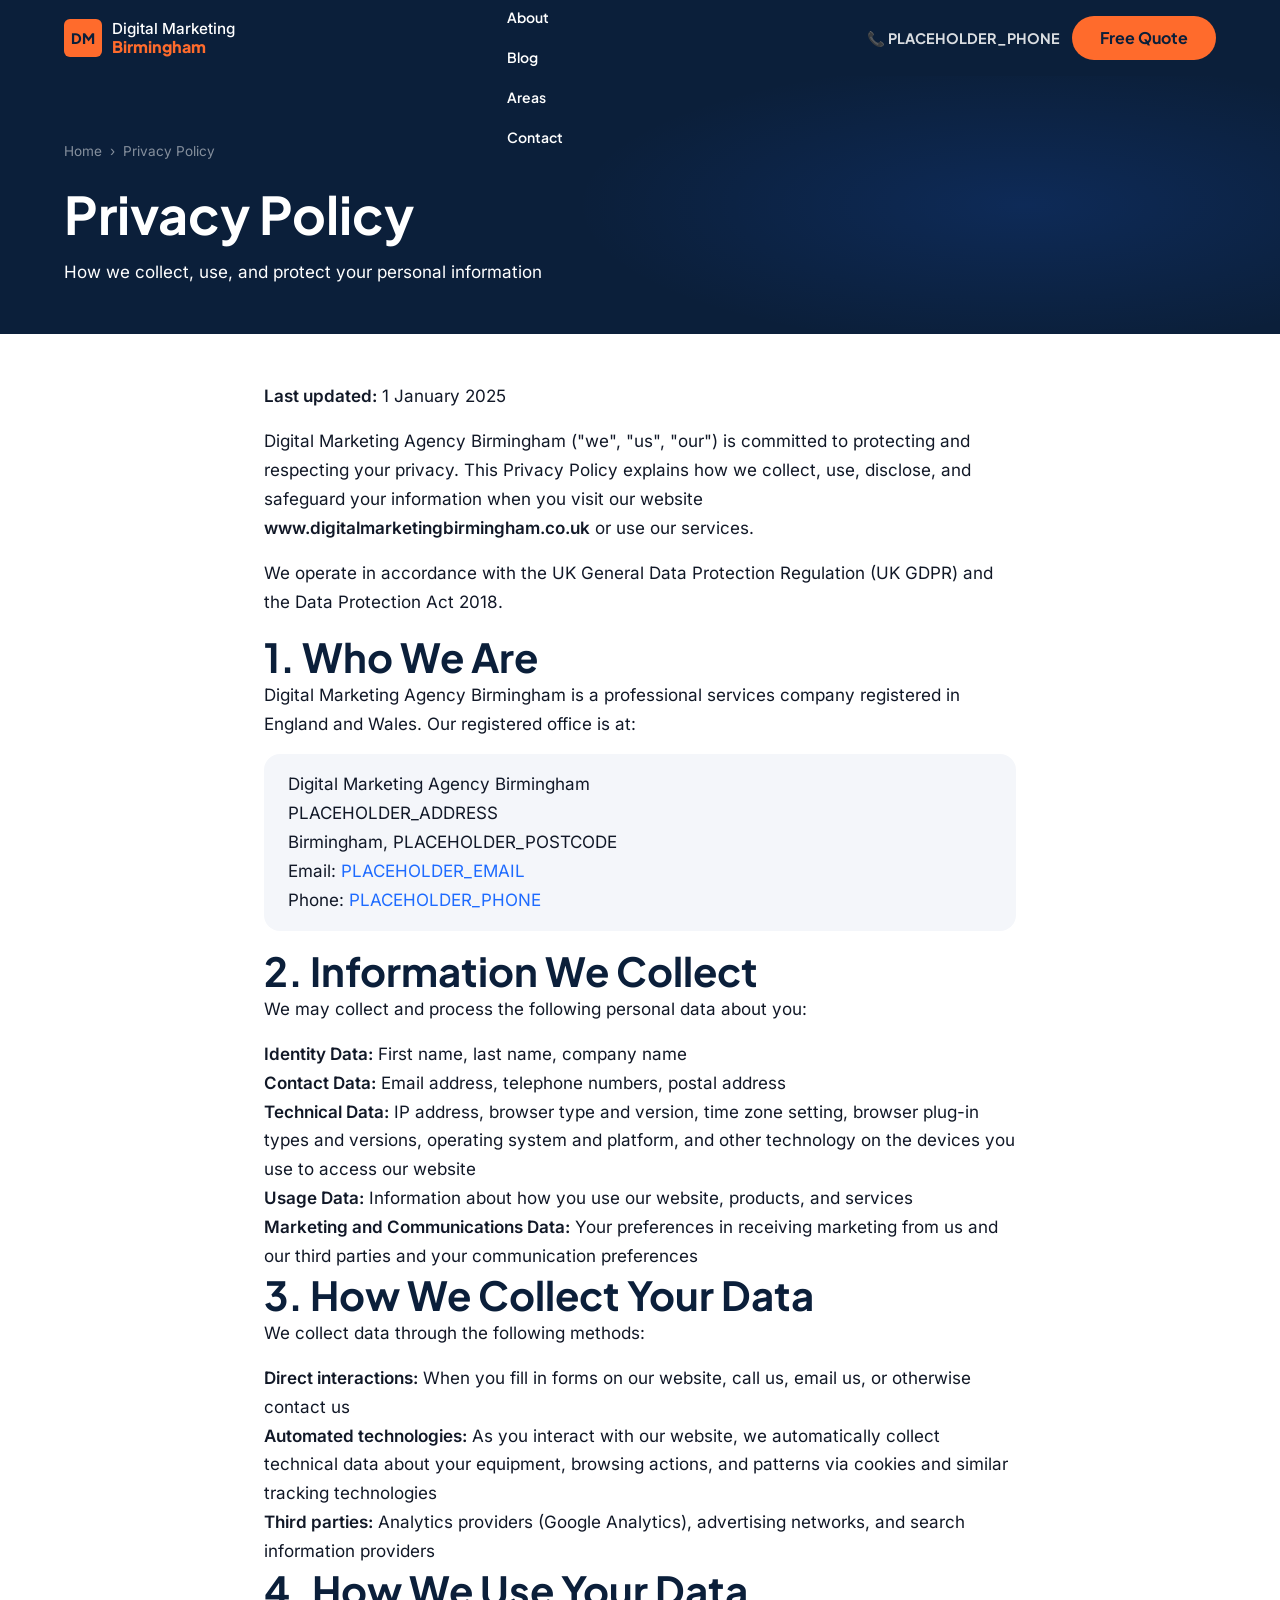
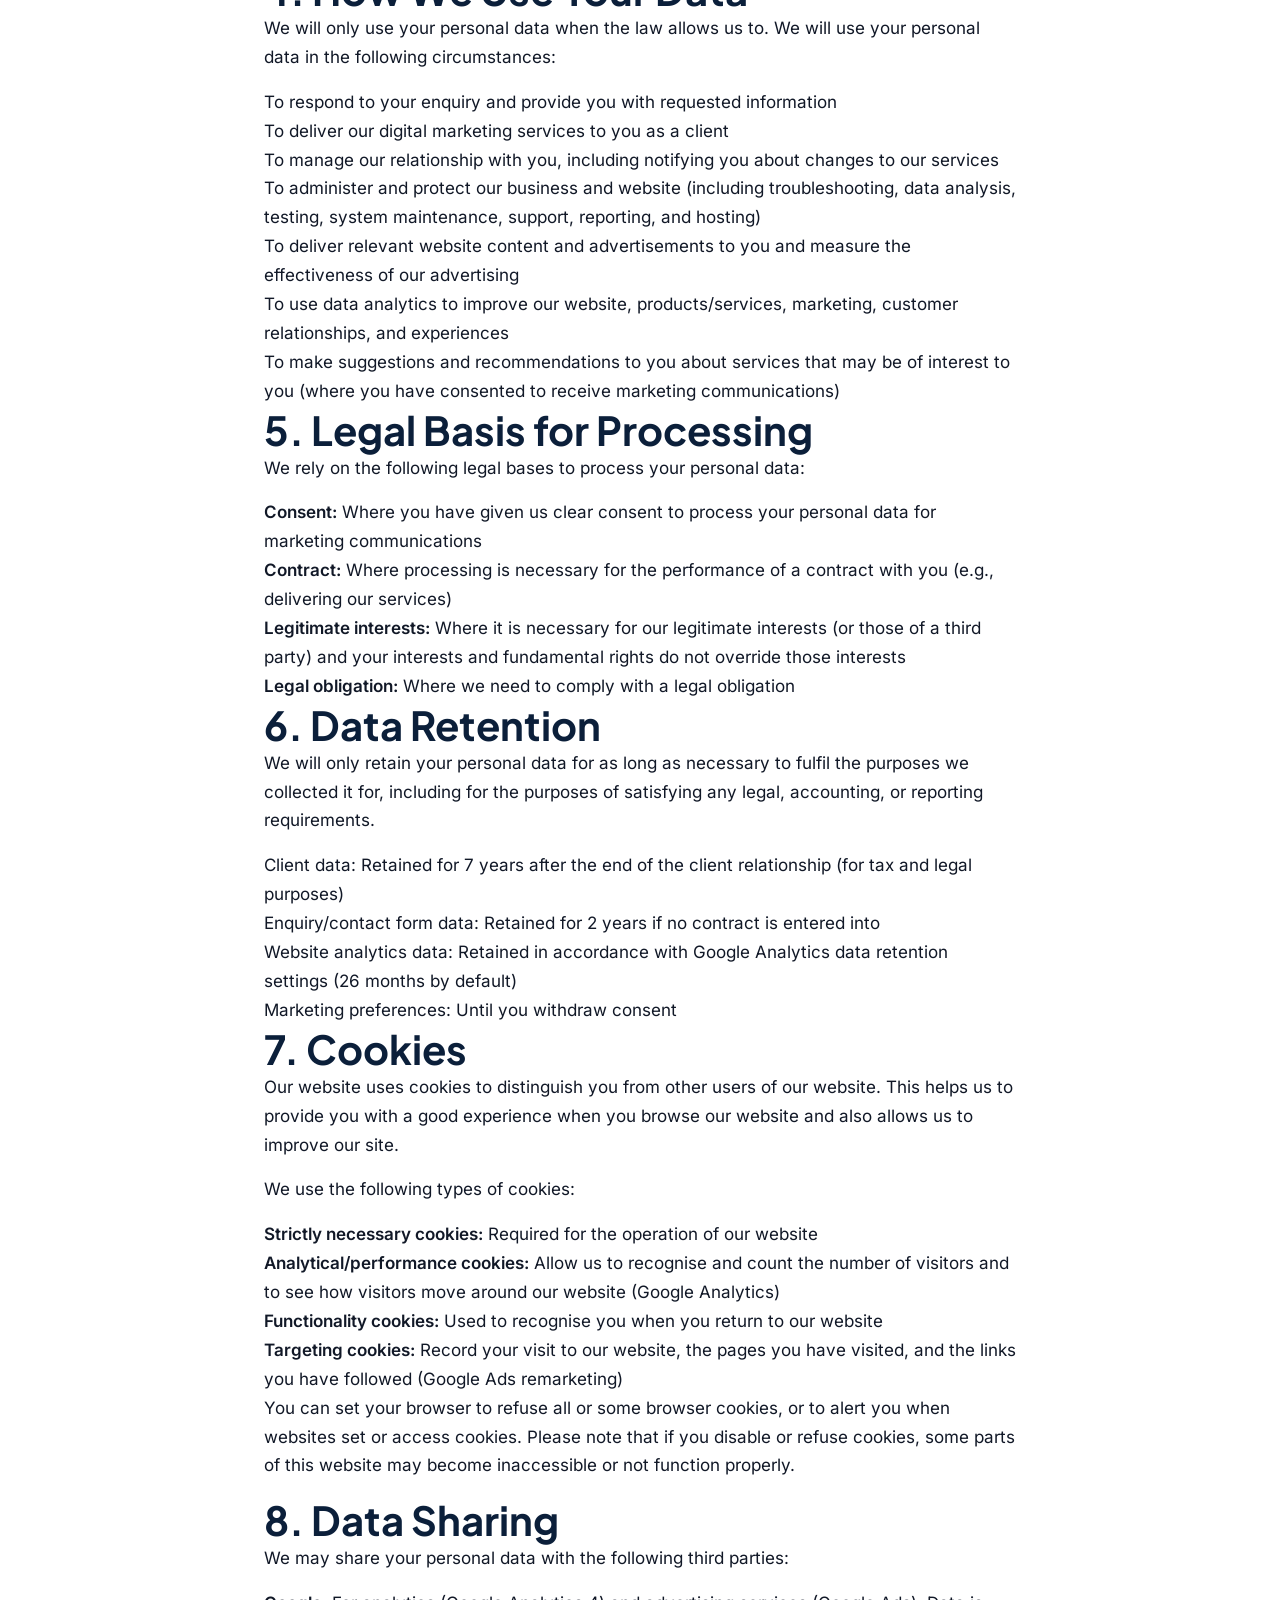
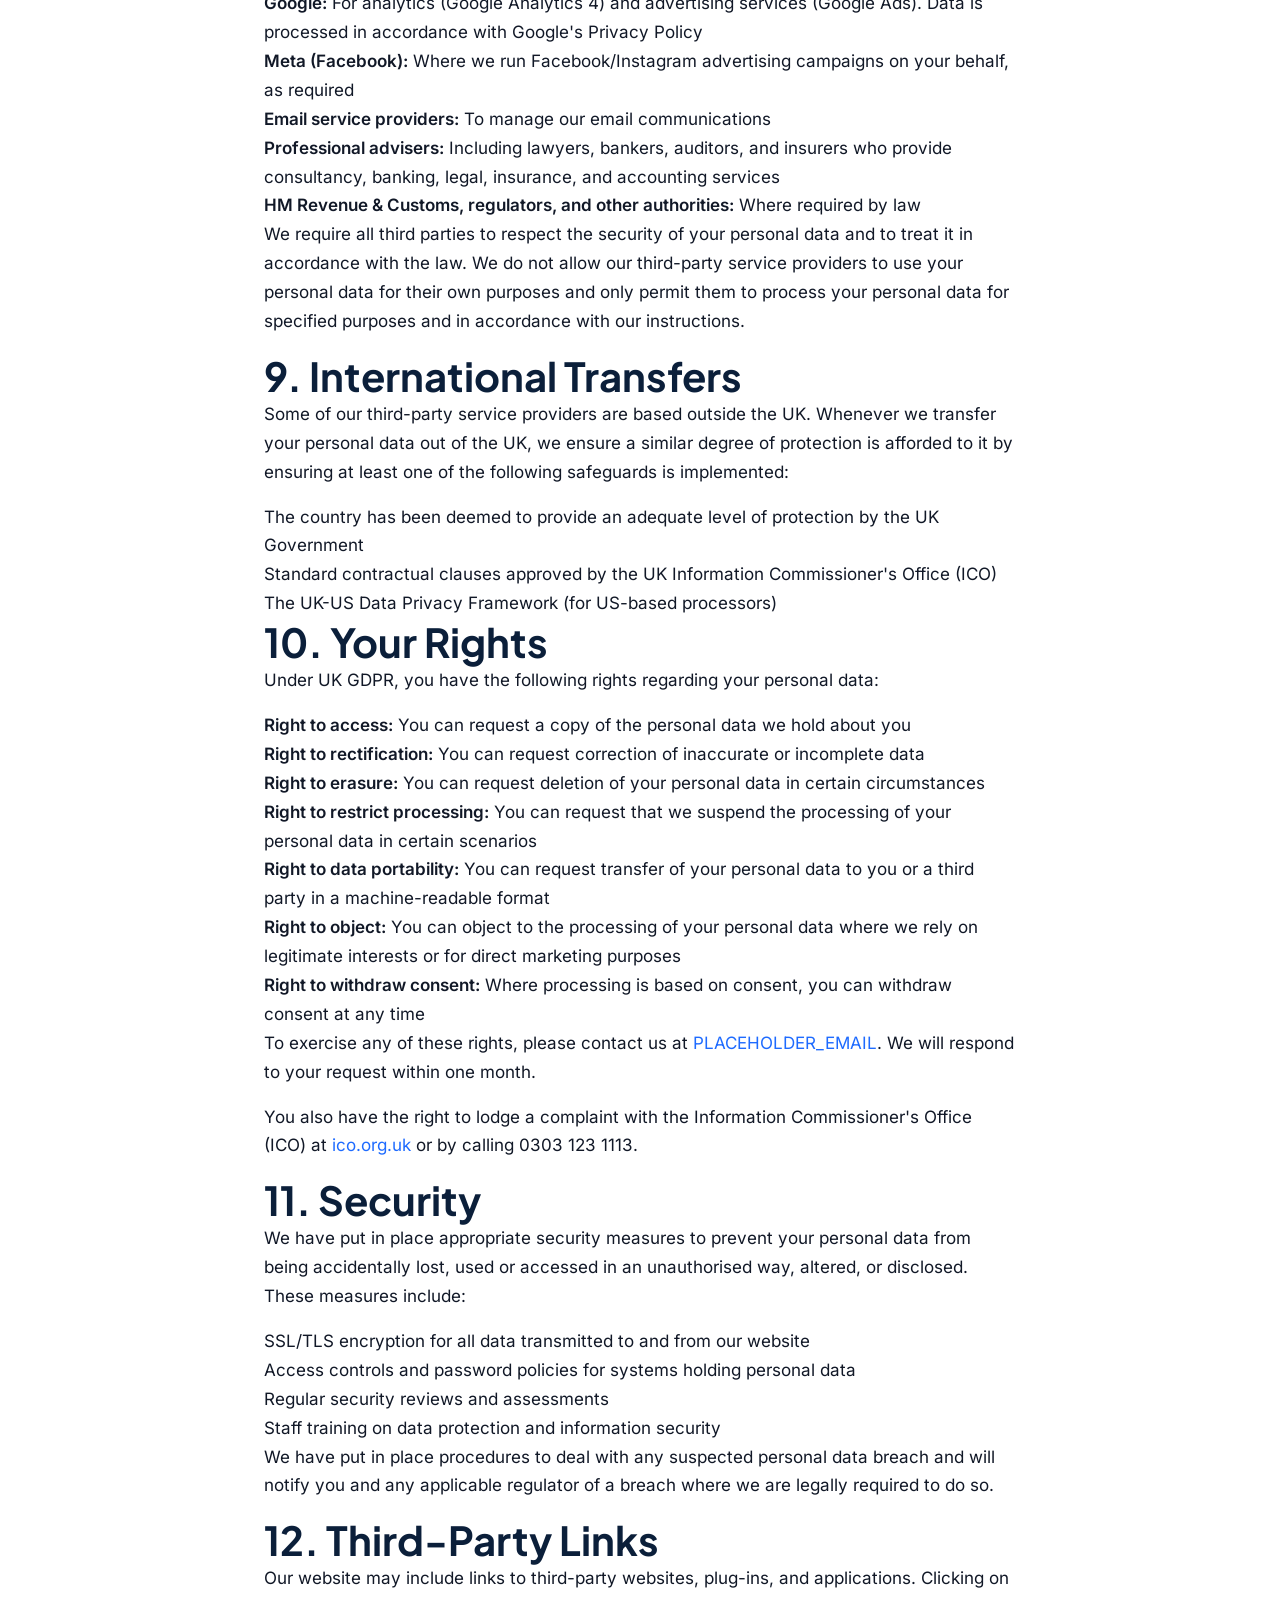
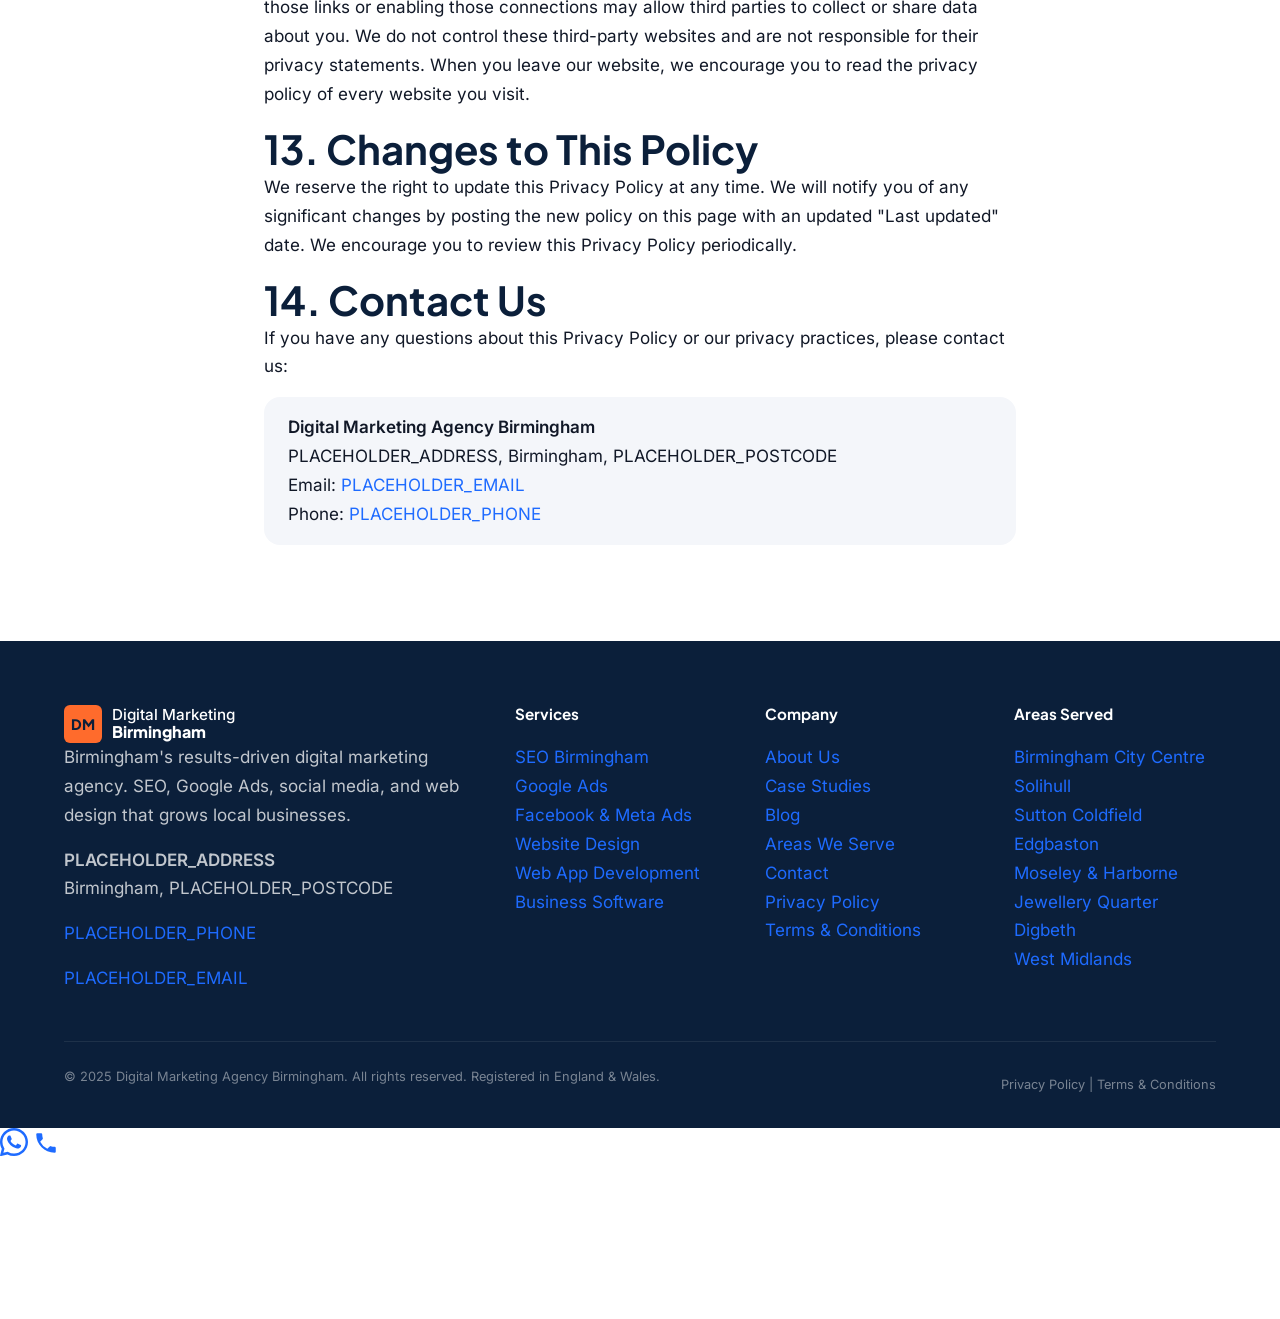
<file: privacy-policy/index.html>
<!DOCTYPE html>
<html lang="en">
<head>
  <meta charset="UTF-8">
  <meta name="viewport" content="width=device-width, initial-scale=1.0">
  <title>Privacy Policy | Digital Marketing Agency Birmingham</title>
  <meta name="description" content="Privacy Policy for Digital Marketing Agency Birmingham. Learn how we collect, use, and protect your personal data in accordance with UK GDPR.">
  <meta name="robots" content="noindex, follow">
  <link rel="canonical" href="https://www.digitalmarketingbirmingham.co.uk/privacy-policy/">
  <link rel="stylesheet" href="/assets/css/main.css?v=3">
  <!-- GA4 -->
  <script async src="https://www.googletagmanager.com/gtag/js?id=G-PLACEHOLDER"></script>
  <script>window.dataLayer=window.dataLayer||[];function gtag(){dataLayer.push(arguments);}gtag('js',new Date());gtag('config','G-PLACEHOLDER');</script>
<style data-critical="1">*,*::before,*::after{box-sizing:border-box;margin:0;padding:0}html{scroll-behavior:smooth}body{font-family:Inter,system-ui,sans-serif;font-size:17px;line-height:1.7;color:#111827;background:#fff;overflow-x:hidden;padding-top:0}a{color:#1E6BFF;text-decoration:none}ul{list-style:none}.container{width:100%;max-width:1200px;margin:0 auto;padding:0 24px}#header{position:sticky;top:0;z-index:1000;background:#0B1F3A;height:76px;display:flex;align-items:center}.logo{display:flex;align-items:center;gap:.6rem;text-decoration:none}.logo-mark{background:#FF6B2C;color:#0B1F3A;font-weight:800;font-size:.9rem;padding:.3rem .5rem;border-radius:6px}.logo-text{color:#fff;font-size:.95rem;font-weight:500}.logo-text strong{color:#FF6B2C}.hero{background:linear-gradient(135deg,#0B1F3A 0%,#1a3a6b 100%);min-height:90vh;display:flex;align-items:center;padding:120px 0 80px;position:relative;overflow:hidden;color:#fff}.btn{display:inline-flex;align-items:center;gap:.5rem;padding:.85rem 1.75rem;border-radius:50px;font-weight:700;font-size:1rem;cursor:pointer;transition:background-color .25s,color .25s,transform .25s,box-shadow .25s;border:none}.btn-orange{background:#FF6B2C;color:#0B1F3A}.fade-up{opacity:0;transform:translateY(28px);transition:opacity .6s ease,transform .6s ease}.fade-up.visible{opacity:1;transform:none}.nav-link{color:#fff!important}.nav-link:hover,.nav-link.active{color:#FF6B2C!important}.page-body{padding-top:0!important}</style>
</head>
<body>

<!-- ===== HEADER ===== -->
<header id="header">
  <div class="container header-inner">
    <a href="/" class="logo" aria-label="Digital Marketing Agency Birmingham home">
      <span class="logo-mark">DM</span>
      <span class="logo-text">Digital Marketing <strong>Birmingham</strong></span>
    </a>
    <nav class="main-nav" aria-label="Main navigation">
      <a href="/services/" class="nav-link">Services</a>
      <a href="/case-studies/" class="nav-link">Case Studies</a>
      <a href="/about/" class="nav-link">About</a>
      <a href="/blog/" class="nav-link">Blog</a>
      <a href="/areas/" class="nav-link">Areas</a>
      <a href="/contact/" class="nav-link">Contact</a>
    </nav>
    <div class="header-cta">
      <a href="tel:PLACEHOLDER_PHONE" class="header-phone" data-track-call>&#128222; PLACEHOLDER_PHONE</a>
      <a href="/contact/" class="btn btn-orange">Free Quote</a>
    </div>
    <button class="menu-toggle" aria-label="Open menu" aria-expanded="false">
      <span></span><span></span><span></span>
    </button>
  </div>
</header>

<!-- Mobile Nav -->
<nav class="mobile-nav" aria-label="Mobile navigation">
  <a href="/services/">Services</a>
  <a href="/case-studies/">Case Studies</a>
  <a href="/about/">About</a>
  <a href="/blog/">Blog</a>
  <a href="/areas/">Areas</a>
  <a href="/contact/">Contact</a>
  <a href="/contact/" class="btn btn-orange" style="margin-top:1rem;">Get Free Quote</a>
</nav>

<!-- ===== PAGE HEADER ===== -->
<section class="page-header">
  <div class="container">
    <nav class="breadcrumb" aria-label="Breadcrumb">
      <a href="/">Home</a>
      <span aria-hidden="true">›</span>
      <span aria-current="page">Privacy Policy</span>
    </nav>
    <h1>Privacy Policy</h1>
    <p>How we collect, use, and protect your personal information</p>
  </div>
</section>

<!-- ===== CONTENT ===== -->
<main>
  <section class="section" style="padding-top:3rem;">
    <div class="container" style="max-width:800px;">

      <div class="policy-content">

        <p><strong>Last updated:</strong> 1 January 2025</p>

        <p>Digital Marketing Agency Birmingham ("we", "us", "our") is committed to protecting and respecting your privacy. This Privacy Policy explains how we collect, use, disclose, and safeguard your information when you visit our website <strong>www.digitalmarketingbirmingham.co.uk</strong> or use our services.</p>

        <p>We operate in accordance with the UK General Data Protection Regulation (UK GDPR) and the Data Protection Act 2018.</p>

        <h2>1. Who We Are</h2>
        <p>Digital Marketing Agency Birmingham is a professional services company registered in England and Wales. Our registered office is at:</p>
        <address style="font-style:normal; background:var(--grey); padding:1rem 1.5rem; border-radius:var(--radius); margin:1rem 0;">
          Digital Marketing Agency Birmingham<br>
          PLACEHOLDER_ADDRESS<br>
          Birmingham, PLACEHOLDER_POSTCODE<br>
          Email: <a href="mailto:PLACEHOLDER_EMAIL">PLACEHOLDER_EMAIL</a><br>
          Phone: <a href="tel:PLACEHOLDER_PHONE">PLACEHOLDER_PHONE</a>
        </address>

        <h2>2. Information We Collect</h2>
        <p>We may collect and process the following personal data about you:</p>
        <ul>
          <li><strong>Identity Data:</strong> First name, last name, company name</li>
          <li><strong>Contact Data:</strong> Email address, telephone numbers, postal address</li>
          <li><strong>Technical Data:</strong> IP address, browser type and version, time zone setting, browser plug-in types and versions, operating system and platform, and other technology on the devices you use to access our website</li>
          <li><strong>Usage Data:</strong> Information about how you use our website, products, and services</li>
          <li><strong>Marketing and Communications Data:</strong> Your preferences in receiving marketing from us and our third parties and your communication preferences</li>
        </ul>

        <h2>3. How We Collect Your Data</h2>
        <p>We collect data through the following methods:</p>
        <ul>
          <li><strong>Direct interactions:</strong> When you fill in forms on our website, call us, email us, or otherwise contact us</li>
          <li><strong>Automated technologies:</strong> As you interact with our website, we automatically collect technical data about your equipment, browsing actions, and patterns via cookies and similar tracking technologies</li>
          <li><strong>Third parties:</strong> Analytics providers (Google Analytics), advertising networks, and search information providers</li>
        </ul>

        <h2>4. How We Use Your Data</h2>
        <p>We will only use your personal data when the law allows us to. We will use your personal data in the following circumstances:</p>
        <ul>
          <li>To respond to your enquiry and provide you with requested information</li>
          <li>To deliver our digital marketing services to you as a client</li>
          <li>To manage our relationship with you, including notifying you about changes to our services</li>
          <li>To administer and protect our business and website (including troubleshooting, data analysis, testing, system maintenance, support, reporting, and hosting)</li>
          <li>To deliver relevant website content and advertisements to you and measure the effectiveness of our advertising</li>
          <li>To use data analytics to improve our website, products/services, marketing, customer relationships, and experiences</li>
          <li>To make suggestions and recommendations to you about services that may be of interest to you (where you have consented to receive marketing communications)</li>
        </ul>

        <h2>5. Legal Basis for Processing</h2>
        <p>We rely on the following legal bases to process your personal data:</p>
        <ul>
          <li><strong>Consent:</strong> Where you have given us clear consent to process your personal data for marketing communications</li>
          <li><strong>Contract:</strong> Where processing is necessary for the performance of a contract with you (e.g., delivering our services)</li>
          <li><strong>Legitimate interests:</strong> Where it is necessary for our legitimate interests (or those of a third party) and your interests and fundamental rights do not override those interests</li>
          <li><strong>Legal obligation:</strong> Where we need to comply with a legal obligation</li>
        </ul>

        <h2>6. Data Retention</h2>
        <p>We will only retain your personal data for as long as necessary to fulfil the purposes we collected it for, including for the purposes of satisfying any legal, accounting, or reporting requirements.</p>
        <ul>
          <li>Client data: Retained for 7 years after the end of the client relationship (for tax and legal purposes)</li>
          <li>Enquiry/contact form data: Retained for 2 years if no contract is entered into</li>
          <li>Website analytics data: Retained in accordance with Google Analytics data retention settings (26 months by default)</li>
          <li>Marketing preferences: Until you withdraw consent</li>
        </ul>

        <h2>7. Cookies</h2>
        <p>Our website uses cookies to distinguish you from other users of our website. This helps us to provide you with a good experience when you browse our website and also allows us to improve our site.</p>
        <p>We use the following types of cookies:</p>
        <ul>
          <li><strong>Strictly necessary cookies:</strong> Required for the operation of our website</li>
          <li><strong>Analytical/performance cookies:</strong> Allow us to recognise and count the number of visitors and to see how visitors move around our website (Google Analytics)</li>
          <li><strong>Functionality cookies:</strong> Used to recognise you when you return to our website</li>
          <li><strong>Targeting cookies:</strong> Record your visit to our website, the pages you have visited, and the links you have followed (Google Ads remarketing)</li>
        </ul>
        <p>You can set your browser to refuse all or some browser cookies, or to alert you when websites set or access cookies. Please note that if you disable or refuse cookies, some parts of this website may become inaccessible or not function properly.</p>

        <h2>8. Data Sharing</h2>
        <p>We may share your personal data with the following third parties:</p>
        <ul>
          <li><strong>Google:</strong> For analytics (Google Analytics 4) and advertising services (Google Ads). Data is processed in accordance with Google's Privacy Policy</li>
          <li><strong>Meta (Facebook):</strong> Where we run Facebook/Instagram advertising campaigns on your behalf, as required</li>
          <li><strong>Email service providers:</strong> To manage our email communications</li>
          <li><strong>Professional advisers:</strong> Including lawyers, bankers, auditors, and insurers who provide consultancy, banking, legal, insurance, and accounting services</li>
          <li><strong>HM Revenue & Customs, regulators, and other authorities:</strong> Where required by law</li>
        </ul>
        <p>We require all third parties to respect the security of your personal data and to treat it in accordance with the law. We do not allow our third-party service providers to use your personal data for their own purposes and only permit them to process your personal data for specified purposes and in accordance with our instructions.</p>

        <h2>9. International Transfers</h2>
        <p>Some of our third-party service providers are based outside the UK. Whenever we transfer your personal data out of the UK, we ensure a similar degree of protection is afforded to it by ensuring at least one of the following safeguards is implemented:</p>
        <ul>
          <li>The country has been deemed to provide an adequate level of protection by the UK Government</li>
          <li>Standard contractual clauses approved by the UK Information Commissioner's Office (ICO)</li>
          <li>The UK-US Data Privacy Framework (for US-based processors)</li>
        </ul>

        <h2>10. Your Rights</h2>
        <p>Under UK GDPR, you have the following rights regarding your personal data:</p>
        <ul>
          <li><strong>Right to access:</strong> You can request a copy of the personal data we hold about you</li>
          <li><strong>Right to rectification:</strong> You can request correction of inaccurate or incomplete data</li>
          <li><strong>Right to erasure:</strong> You can request deletion of your personal data in certain circumstances</li>
          <li><strong>Right to restrict processing:</strong> You can request that we suspend the processing of your personal data in certain scenarios</li>
          <li><strong>Right to data portability:</strong> You can request transfer of your personal data to you or a third party in a machine-readable format</li>
          <li><strong>Right to object:</strong> You can object to the processing of your personal data where we rely on legitimate interests or for direct marketing purposes</li>
          <li><strong>Right to withdraw consent:</strong> Where processing is based on consent, you can withdraw consent at any time</li>
        </ul>
        <p>To exercise any of these rights, please contact us at <a href="mailto:PLACEHOLDER_EMAIL">PLACEHOLDER_EMAIL</a>. We will respond to your request within one month.</p>
        <p>You also have the right to lodge a complaint with the Information Commissioner's Office (ICO) at <a href="https://ico.org.uk" target="_blank" rel="noopener">ico.org.uk</a> or by calling 0303 123 1113.</p>

        <h2>11. Security</h2>
        <p>We have put in place appropriate security measures to prevent your personal data from being accidentally lost, used or accessed in an unauthorised way, altered, or disclosed. These measures include:</p>
        <ul>
          <li>SSL/TLS encryption for all data transmitted to and from our website</li>
          <li>Access controls and password policies for systems holding personal data</li>
          <li>Regular security reviews and assessments</li>
          <li>Staff training on data protection and information security</li>
        </ul>
        <p>We have put in place procedures to deal with any suspected personal data breach and will notify you and any applicable regulator of a breach where we are legally required to do so.</p>

        <h2>12. Third-Party Links</h2>
        <p>Our website may include links to third-party websites, plug-ins, and applications. Clicking on those links or enabling those connections may allow third parties to collect or share data about you. We do not control these third-party websites and are not responsible for their privacy statements. When you leave our website, we encourage you to read the privacy policy of every website you visit.</p>

        <h2>13. Changes to This Policy</h2>
        <p>We reserve the right to update this Privacy Policy at any time. We will notify you of any significant changes by posting the new policy on this page with an updated "Last updated" date. We encourage you to review this Privacy Policy periodically.</p>

        <h2>14. Contact Us</h2>
        <p>If you have any questions about this Privacy Policy or our privacy practices, please contact us:</p>
        <address style="font-style:normal; background:var(--grey); padding:1rem 1.5rem; border-radius:var(--radius); margin:1rem 0;">
          <strong>Digital Marketing Agency Birmingham</strong><br>
          PLACEHOLDER_ADDRESS, Birmingham, PLACEHOLDER_POSTCODE<br>
          Email: <a href="mailto:PLACEHOLDER_EMAIL">PLACEHOLDER_EMAIL</a><br>
          Phone: <a href="tel:PLACEHOLDER_PHONE">PLACEHOLDER_PHONE</a>
        </address>

      </div>

    </div>
  </section>
</main>

<!-- ===== FOOTER ===== -->
<footer class="footer">
  <div class="container">
    <div class="footer-grid">
      <div class="footer-col footer-brand">
        <a href="/" class="logo" aria-label="Digital Marketing Agency Birmingham">
          <span class="logo-mark">DM</span>
          <span class="logo-text">Digital Marketing <strong>Birmingham</strong></span>
        </a>
        <p>Birmingham's results-driven digital marketing agency. SEO, Google Ads, social media, and web design that grows local businesses.</p>
        <p><strong>PLACEHOLDER_ADDRESS</strong><br>Birmingham, PLACEHOLDER_POSTCODE</p>
        <p><a href="tel:PLACEHOLDER_PHONE" data-track-call>PLACEHOLDER_PHONE</a></p>
        <p><a href="mailto:PLACEHOLDER_EMAIL">PLACEHOLDER_EMAIL</a></p>
      </div>
      <div class="footer-col">
        <h4>Services</h4>
        <ul>
          <li><a href="/services/seo-birmingham/">SEO Birmingham</a></li>
          <li><a href="/services/google-ads-birmingham/">Google Ads</a></li>
          <li><a href="/services/facebook-meta-ads-birmingham/">Facebook &amp; Meta Ads</a></li>
          <li><a href="/services/website-design-development-birmingham/">Website Design</a></li>
          <li><a href="/services/web-application-development-birmingham/">Web App Development</a></li>
          <li><a href="/services/business-management-software-birmingham/">Business Software</a></li>
        </ul>
      </div>
      <div class="footer-col">
        <h4>Company</h4>
        <ul>
          <li><a href="/about/">About Us</a></li>
          <li><a href="/case-studies/">Case Studies</a></li>
          <li><a href="/blog/">Blog</a></li>
          <li><a href="/areas/">Areas We Serve</a></li>
          <li><a href="/contact/">Contact</a></li>
          <li><a href="/privacy-policy/">Privacy Policy</a></li>
          <li><a href="/terms/">Terms &amp; Conditions</a></li>
        </ul>
      </div>
      <div class="footer-col">
        <h4>Areas Served</h4>
        <ul>
          <li><a href="/areas/">Birmingham City Centre</a></li>
          <li><a href="/areas/">Solihull</a></li>
          <li><a href="/areas/">Sutton Coldfield</a></li>
          <li><a href="/areas/">Edgbaston</a></li>
          <li><a href="/areas/">Moseley &amp; Harborne</a></li>
          <li><a href="/areas/">Jewellery Quarter</a></li>
          <li><a href="/areas/">Digbeth</a></li>
          <li><a href="/areas/">West Midlands</a></li>
        </ul>
      </div>
    </div>
    <div class="footer-bottom">
      <p>&copy; 2025 Digital Marketing Agency Birmingham. All rights reserved. Registered in England &amp; Wales.</p>
      <p>
        <a href="/privacy-policy/">Privacy Policy</a> |
        <a href="/terms/">Terms &amp; Conditions</a>
      </p>
    </div>
  </div>
</footer>

<!-- Floating Buttons -->
<a href="https://wa.me/44PLACEHOLDER_WA?text=Hi%2C%20I%27d%20like%20to%20discuss%20digital%20marketing%20for%20my%20business" class="float-btn float-whatsapp" aria-label="Chat on WhatsApp" data-track-whatsapp target="_blank" rel="noopener">
  <svg viewBox="0 0 24 24" fill="currentColor" width="28" height="28"><path d="M17.472 14.382c-.297-.149-1.758-.867-2.03-.967-.273-.099-.471-.148-.67.15-.197.297-.767.966-.94 1.164-.173.199-.347.223-.644.075-.297-.15-1.255-.463-2.39-1.475-.883-.788-1.48-1.761-1.653-2.059-.173-.297-.018-.458.13-.606.134-.133.298-.347.446-.52.149-.174.198-.298.298-.497.099-.198.05-.371-.025-.52-.075-.149-.669-1.612-.916-2.207-.242-.579-.487-.5-.669-.51-.173-.008-.371-.01-.57-.01-.198 0-.52.074-.792.372-.272.297-1.04 1.016-1.04 2.479 0 1.462 1.065 2.875 1.213 3.074.149.198 2.096 3.2 5.077 4.487.709.306 1.262.489 1.694.625.712.227 1.36.195 1.871.118.571-.085 1.758-.719 2.006-1.413.248-.694.248-1.289.173-1.413-.074-.124-.272-.198-.57-.347z"/><path d="M12 0C5.373 0 0 5.373 0 12c0 2.123.558 4.116 1.535 5.845L.057 23.492a.5.5 0 0 0 .614.612l5.71-1.493A11.942 11.942 0 0 0 12 24c6.627 0 12-5.373 12-12S18.627 0 12 0zm0 21.9a9.9 9.9 0 0 1-5.031-1.371l-.36-.214-3.733.977.998-3.64-.235-.374A9.857 9.857 0 0 1 2.1 12C2.1 6.533 6.533 2.1 12 2.1S21.9 6.533 21.9 12 17.467 21.9 12 21.9z"/></svg>
</a>
<a href="tel:PLACEHOLDER_PHONE" class="float-btn float-call" aria-label="Call us now" data-track-call>
  <svg viewBox="0 0 24 24" fill="currentColor" width="26" height="26"><path d="M6.62 10.79a15.053 15.053 0 006.59 6.59l2.2-2.2a1 1 0 011.01-.24c1.12.37 2.33.57 3.58.57a1 1 0 011 1V20a1 1 0 01-1 1C10.61 21 3 13.39 3 4a1 1 0 011-1h3.5a1 1 0 011 1c0 1.25.2 2.45.57 3.58a1 1 0 01-.25 1.01l-2.2 2.2z"/></svg>
</a>

<script src="../assets/js/main.js"></script>
</body>
</html>
</file>
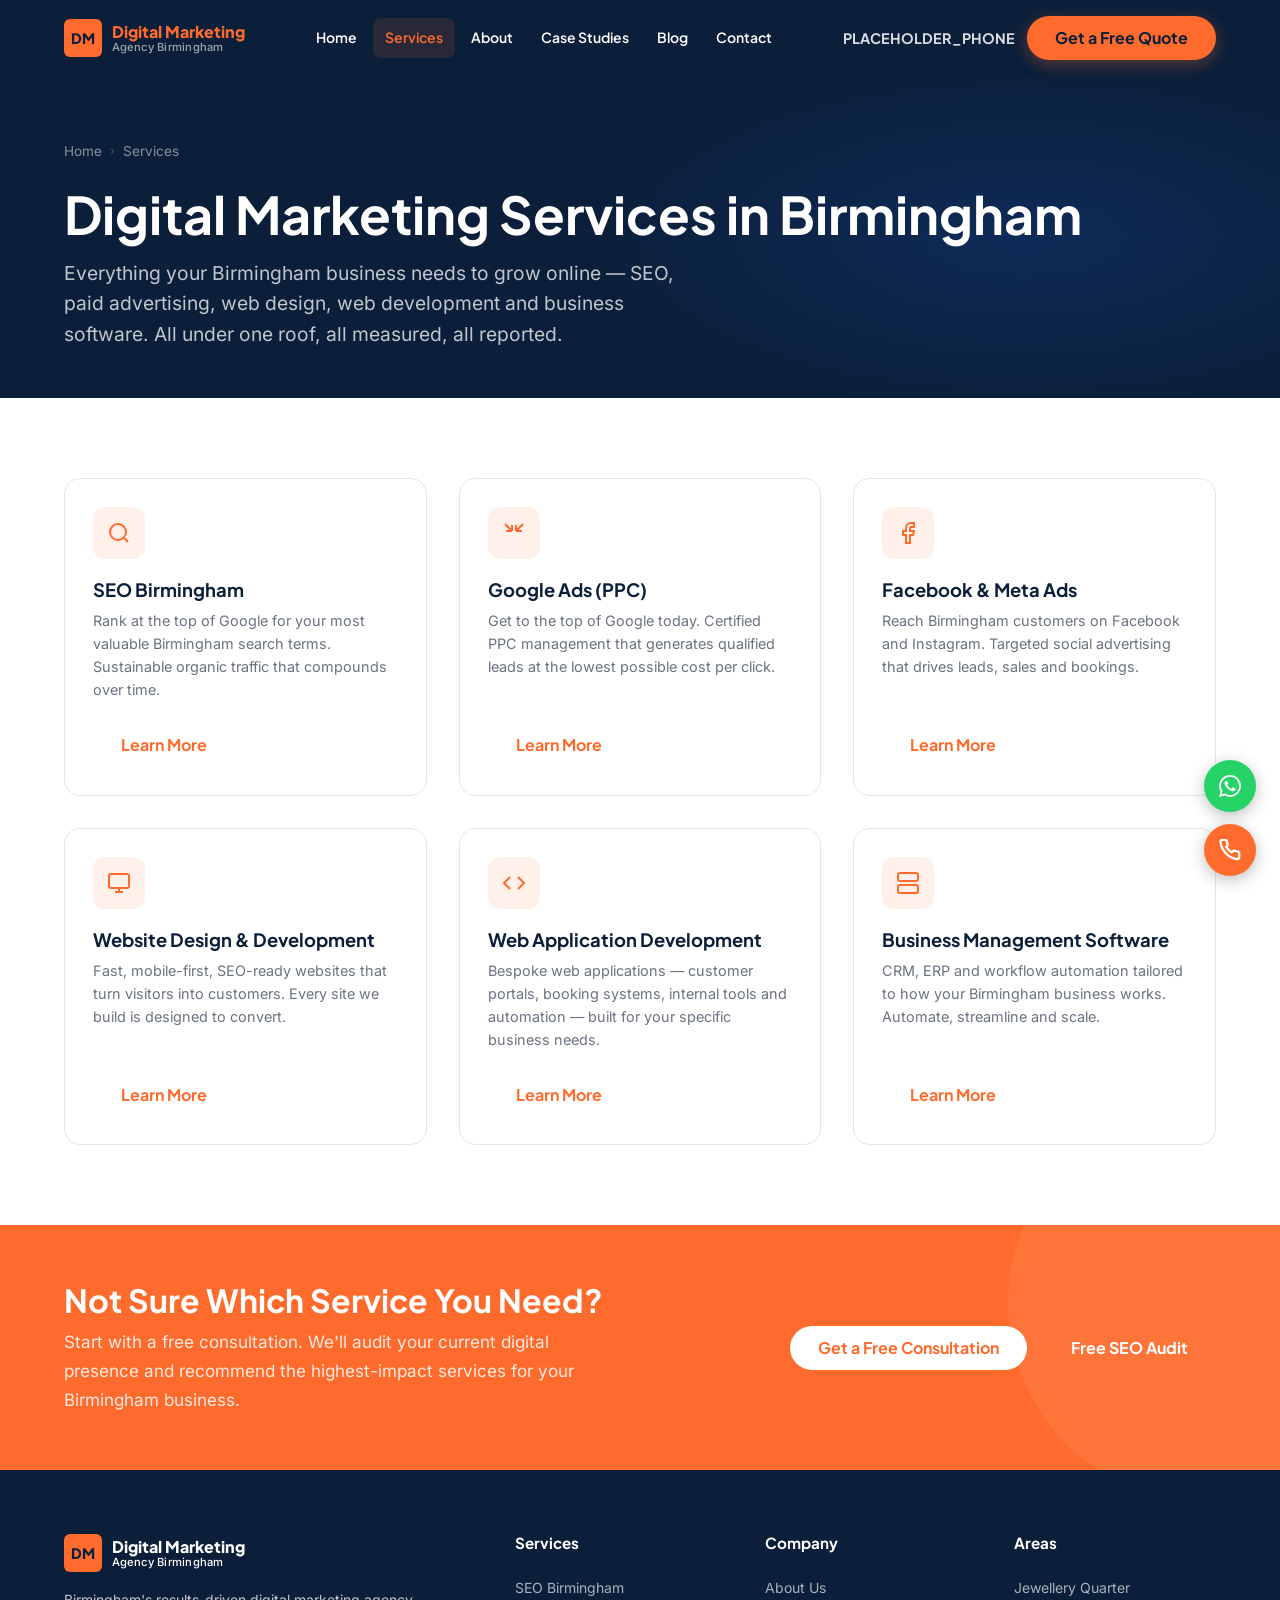
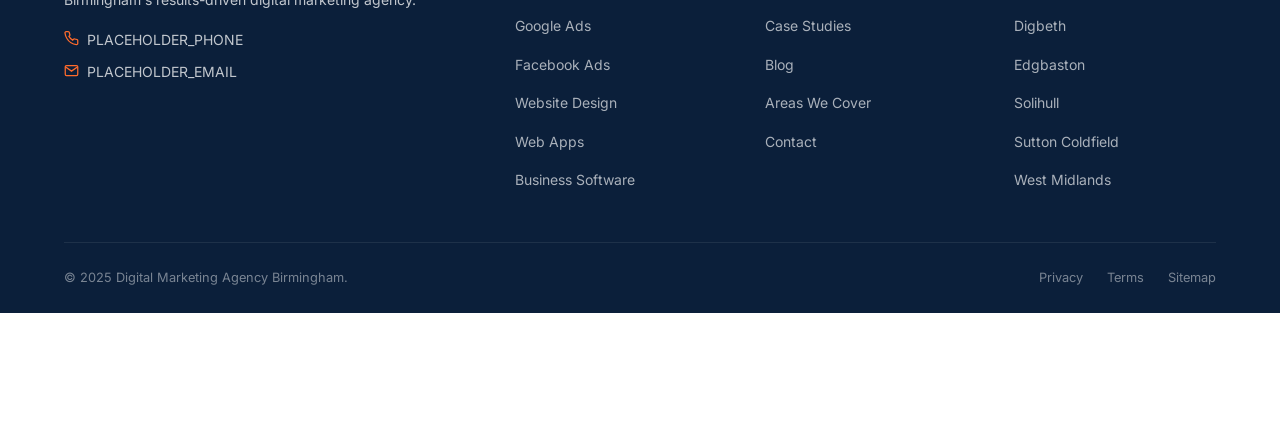
<file: services/index.html>
<!DOCTYPE html>
<html lang="en-GB">
<head>
  <meta charset="UTF-8"><meta name="viewport" content="width=device-width, initial-scale=1.0">
  <title>Digital Marketing Services Birmingham | Full-Service Agency</title>
  <meta name="description" content="Complete digital marketing services for Birmingham businesses: SEO, Google Ads, Facebook Ads, website design, web apps and business software. Free consultation.">
  <link rel="canonical" href="https://www.digitalmarketingagencybirmingham.co.uk/services/">
  <link rel="stylesheet" href="/assets/css/main.css?v=3">
  <script>
    window.addEventListener('load',function(){
      setTimeout(function(){
        var s=document.createElement('script');
        s.src='https://www.googletagmanager.com/gtag/js?id=G-PLACEHOLDER';
        s.async=true;document.head.appendChild(s);
        window.dataLayer=window.dataLayer||[];
        function gtag(){dataLayer.push(arguments)}
        gtag('js',new Date());gtag('config','G-PLACEHOLDER',{send_page_view:true});
      },2000);
    });
  </script>
<style data-critical="1">*,*::before,*::after{box-sizing:border-box;margin:0;padding:0}html{scroll-behavior:smooth}body{font-family:Inter,system-ui,sans-serif;font-size:17px;line-height:1.7;color:#111827;background:#fff;overflow-x:hidden;padding-top:0}a{color:#1E6BFF;text-decoration:none}ul{list-style:none}.container{width:100%;max-width:1200px;margin:0 auto;padding:0 24px}#header{position:sticky;top:0;z-index:1000;background:#0B1F3A;height:76px;display:flex;align-items:center}.logo{display:flex;align-items:center;gap:.6rem;text-decoration:none}.logo-mark{background:#FF6B2C;color:#0B1F3A;font-weight:800;font-size:.9rem;padding:.3rem .5rem;border-radius:6px}.logo-text{color:#fff;font-size:.95rem;font-weight:500}.logo-text strong{color:#FF6B2C}.hero{background:linear-gradient(135deg,#0B1F3A 0%,#1a3a6b 100%);min-height:90vh;display:flex;align-items:center;padding:120px 0 80px;position:relative;overflow:hidden;color:#fff}.btn{display:inline-flex;align-items:center;gap:.5rem;padding:.85rem 1.75rem;border-radius:50px;font-weight:700;font-size:1rem;cursor:pointer;transition:background-color .25s,color .25s,transform .25s,box-shadow .25s;border:none}.btn-orange{background:#FF6B2C;color:#0B1F3A}.fade-up{opacity:0;transform:translateY(28px);transition:opacity .6s ease,transform .6s ease}.fade-up.visible{opacity:1;transform:none}.nav-link{color:#fff!important}.nav-link:hover,.nav-link.active{color:#FF6B2C!important}.page-body{padding-top:0!important}</style>
</head>
<body class="page-body">
<header id="header" role="banner">
  <div class="container">
    <div class="header-inner">
      <a href="/" class="logo" aria-label="Digital Marketing Agency Birmingham"><div class="logo-mark" aria-hidden="true">DM</div><div class="logo-text"><strong>Digital Marketing</strong><span>Agency Birmingham</span></div></a>
      <nav class="nav" aria-label="Main navigation">
        <div class="nav-item"><a href="/" class="nav-link">Home</a></div>
        <div class="nav-item"><a href="/services/" class="nav-link">Services</a></div>
        <div class="nav-item"><a href="/about/" class="nav-link">About</a></div>
        <div class="nav-item"><a href="/case-studies/" class="nav-link">Case Studies</a></div>
        <div class="nav-item"><a href="/blog/" class="nav-link">Blog</a></div>
        <div class="nav-item"><a href="/contact/" class="nav-link">Contact</a></div>
      </nav>
      <div class="header-cta">
        <a href="tel:PLACEHOLDER_PHONE" class="header-phone" data-track-call>PLACEHOLDER_PHONE</a>
        <a href="/contact/" class="btn btn-primary btn-sm">Get a Free Quote</a>
        <button class="menu-toggle" aria-label="Open menu" aria-expanded="false"><span></span><span></span><span></span></button>
      </div>
    </div>
  </div>
</header>
<nav id="mobile-nav" class="mobile-nav" aria-label="Mobile navigation">
  <div class="mobile-nav-links">
    <a href="/">Home</a><a href="/services/">Services</a><a href="/about/">About</a><a href="/case-studies/">Case Studies</a><a href="/blog/">Blog</a><a href="/contact/">Contact</a>
  </div>
  <a href="tel:PLACEHOLDER_PHONE" class="btn btn-secondary" style="margin-bottom:0.75rem;width:100%;justify-content:center;" data-track-call>PLACEHOLDER_PHONE</a>
  <a href="/contact/" class="btn btn-primary" style="width:100%;justify-content:center;">Get a Free Quote</a>
</nav>
<main id="main-content">
<section class="page-header">
  <div class="container">
    <nav class="breadcrumb" aria-label="Breadcrumb"><a href="/">Home</a><span class="breadcrumb-sep">›</span><span aria-current="page">Services</span></nav>
    <h1>Digital Marketing Services in Birmingham</h1>
    <p class="lead">Everything your Birmingham business needs to grow online — SEO, paid advertising, web design, web development and business software. All under one roof, all measured, all reported.</p>
  </div>
</section>
<section class="section">
  <div class="container">
    <div class="grid grid--3">
      <div class="card service-card fade-up">
        <div class="card-icon"><svg width="24" height="24" viewBox="0 0 24 24" fill="none" stroke="currentColor" stroke-width="2"><circle cx="11" cy="11" r="8"/><path d="m21 21-4.35-4.35"/></svg></div>
        <h3>SEO Birmingham</h3>
        <p>Rank at the top of Google for your most valuable Birmingham search terms. Sustainable organic traffic that compounds over time.</p>
        <a href="/services/seo-birmingham/" class="btn btn-outline-orange btn-sm" style="align-self:flex-start;margin-top:auto;">Learn More</a>
      </div>
      <div class="card service-card fade-up">
        <div class="card-icon"><svg width="24" height="24" viewBox="0 0 24 24" fill="none" stroke="currentColor" stroke-width="2"><path d="M3 3l7 7m0 0v-6m0 6H4m17-7-7 7m0 0v-6m0 6h6"/></svg></div>
        <h3>Google Ads (PPC)</h3>
        <p>Get to the top of Google today. Certified PPC management that generates qualified leads at the lowest possible cost per click.</p>
        <a href="/services/google-ads-birmingham/" class="btn btn-outline-orange btn-sm" style="align-self:flex-start;margin-top:auto;">Learn More</a>
      </div>
      <div class="card service-card fade-up">
        <div class="card-icon"><svg width="24" height="24" viewBox="0 0 24 24" fill="none" stroke="currentColor" stroke-width="2"><path d="M18 2h-3a5 5 0 0 0-5 5v3H7v4h3v8h4v-8h3l1-4h-4V7a1 1 0 0 1 1-1h3z"/></svg></div>
        <h3>Facebook &amp; Meta Ads</h3>
        <p>Reach Birmingham customers on Facebook and Instagram. Targeted social advertising that drives leads, sales and bookings.</p>
        <a href="/services/facebook-meta-ads-birmingham/" class="btn btn-outline-orange btn-sm" style="align-self:flex-start;margin-top:auto;">Learn More</a>
      </div>
      <div class="card service-card fade-up">
        <div class="card-icon"><svg width="24" height="24" viewBox="0 0 24 24" fill="none" stroke="currentColor" stroke-width="2"><rect x="2" y="3" width="20" height="14" rx="2"/><path d="M8 21h8m-4-4v4"/></svg></div>
        <h3>Website Design &amp; Development</h3>
        <p>Fast, mobile-first, SEO-ready websites that turn visitors into customers. Every site we build is designed to convert.</p>
        <a href="/services/website-design-development-birmingham/" class="btn btn-outline-orange btn-sm" style="align-self:flex-start;margin-top:auto;">Learn More</a>
      </div>
      <div class="card service-card fade-up">
        <div class="card-icon"><svg width="24" height="24" viewBox="0 0 24 24" fill="none" stroke="currentColor" stroke-width="2"><polyline points="16 18 22 12 16 6"/><polyline points="8 6 2 12 8 18"/></svg></div>
        <h3>Web Application Development</h3>
        <p>Bespoke web applications — customer portals, booking systems, internal tools and automation — built for your specific business needs.</p>
        <a href="/services/web-application-development-birmingham/" class="btn btn-outline-orange btn-sm" style="align-self:flex-start;margin-top:auto;">Learn More</a>
      </div>
      <div class="card service-card fade-up">
        <div class="card-icon"><svg width="24" height="24" viewBox="0 0 24 24" fill="none" stroke="currentColor" stroke-width="2"><rect x="2" y="2" width="20" height="8" rx="2"/><rect x="2" y="14" width="20" height="8" rx="2"/></svg></div>
        <h3>Business Management Software</h3>
        <p>CRM, ERP and workflow automation tailored to how your Birmingham business works. Automate, streamline and scale.</p>
        <a href="/services/business-management-software-birmingham/" class="btn btn-outline-orange btn-sm" style="align-self:flex-start;margin-top:auto;">Learn More</a>
      </div>
    </div>
  </div>
</section>
<section class="cta-band">
  <div class="container">
    <div class="cta-band-inner">
      <div><h2>Not Sure Which Service You Need?</h2><p>Start with a free consultation. We'll audit your current digital presence and recommend the highest-impact services for your Birmingham business.</p></div>
      <div class="cta-band-actions"><a href="/contact/" class="btn btn-white btn-lg">Get a Free Consultation</a><a href="/contact/?audit=1" class="btn btn-secondary-white btn-lg">Free SEO Audit</a></div>
    </div>
  </div>
</section>
</main>
<footer role="contentinfo">
  <div class="container">
    <div class="footer-grid">
      <div class="footer-brand">
        <a href="/" class="logo"><div class="logo-mark" style="background:var(--orange);" aria-hidden="true">DM</div><div class="logo-text"><strong>Digital Marketing</strong><span>Agency Birmingham</span></div></a>
        <p class="footer-desc">Birmingham's results-driven digital marketing agency.</p>
        <div class="footer-contact">
          <div class="footer-contact-item"><svg width="15" height="15" viewBox="0 0 24 24" fill="none" stroke="currentColor" stroke-width="2" aria-hidden="true"><path d="M22 16.92v3a2 2 0 0 1-2.18 2 19.79 19.79 0 0 1-8.63-3.07A19.5 19.5 0 0 1 4.69 12 19.79 19.79 0 0 1 1.61 3.45 2 2 0 0 1 3.59 1h3a2 2 0 0 1 2 1.72c.127.96.361 1.903.7 2.81a2 2 0 0 1-.45 2.11L7.91 8.56a16 16 0 0 0 6 6l1.27-1.27a2 2 0 0 1 2.11-.45c.907.339 1.85.573 2.81.7A2 2 0 0 1 22 15.92v1z"/></svg><a href="tel:PLACEHOLDER_PHONE" data-track-call>PLACEHOLDER_PHONE</a></div>
          <div class="footer-contact-item"><svg width="15" height="15" viewBox="0 0 24 24" fill="none" stroke="currentColor" stroke-width="2" aria-hidden="true"><path d="M4 4h16c1.1 0 2 .9 2 2v12c0 1.1-.9 2-2 2H4c-1.1 0-2-.9-2-2V6c0-1.1.9-2 2-2z"/><polyline points="22,6 12,13 2,6"/></svg><a href="mailto:PLACEHOLDER_EMAIL">PLACEHOLDER_EMAIL</a></div>
        </div>
      </div>
      <div class="footer-col"><h4>Services</h4><ul class="footer-links"><li><a href="/services/seo-birmingham/">SEO Birmingham</a></li><li><a href="/services/google-ads-birmingham/">Google Ads</a></li><li><a href="/services/facebook-meta-ads-birmingham/">Facebook Ads</a></li><li><a href="/services/website-design-development-birmingham/">Website Design</a></li><li><a href="/services/web-application-development-birmingham/">Web Apps</a></li><li><a href="/services/business-management-software-birmingham/">Business Software</a></li></ul></div>
      <div class="footer-col"><h4>Company</h4><ul class="footer-links"><li><a href="/about/">About Us</a></li><li><a href="/case-studies/">Case Studies</a></li><li><a href="/blog/">Blog</a></li><li><a href="/areas/">Areas We Cover</a></li><li><a href="/contact/">Contact</a></li></ul></div>
      <div class="footer-col"><h4>Areas</h4><ul class="footer-links"><li><a href="/areas/">Jewellery Quarter</a></li><li><a href="/areas/">Digbeth</a></li><li><a href="/areas/">Edgbaston</a></li><li><a href="/areas/">Solihull</a></li><li><a href="/areas/">Sutton Coldfield</a></li><li><a href="/areas/">West Midlands</a></li></ul></div>
    </div>
    <div class="footer-bottom"><span>© 2025 Digital Marketing Agency Birmingham.</span><div class="footer-bottom-links"><a href="/privacy-policy/">Privacy</a><a href="/terms/">Terms</a><a href="/sitemap.xml">Sitemap</a></div></div>
  </div>
</footer>
<div class="floating-actions" aria-label="Quick contact">
  <a href="https://wa.me/44PLACEHOLDER_WA" class="floating-btn floating-whatsapp" target="_blank" rel="noopener" data-track-whatsapp aria-label="WhatsApp"><svg viewBox="0 0 24 24" fill="currentColor" aria-hidden="true"><path d="M17.472 14.382c-.297-.149-1.758-.867-2.03-.967-.273-.099-.471-.148-.67.15-.197.297-.767.966-.94 1.164-.173.199-.347.223-.644.075-.297-.15-1.255-.463-2.39-1.475-.883-.788-1.48-1.761-1.653-2.059-.173-.297-.018-.458.13-.606.134-.133.298-.347.446-.52.149-.174.198-.298.298-.497.099-.198.05-.371-.025-.52-.075-.149-.669-1.612-.916-2.207-.242-.579-.487-.5-.669-.51-.173-.008-.371-.01-.57-.01-.198 0-.52.074-.792.372-.272.297-1.04 1.016-1.04 2.479 0 1.462 1.065 2.875 1.213 3.074.149.198 2.096 3.2 5.077 4.487.709.306 1.262.489 1.694.625.712.227 1.36.195 1.871.118.571-.085 1.758-.719 2.006-1.413.248-.694.248-1.289.173-1.413-.074-.124-.272-.198-.57-.347m-5.421 7.403h-.004a9.87 9.87 0 0 1-5.031-1.378l-.361-.214-3.741.982.998-3.648-.235-.374a9.86 9.86 0 0 1-1.51-5.26c.001-5.45 4.436-9.884 9.888-9.884 2.64 0 5.122 1.03 6.988 2.898a9.825 9.825 0 0 1 2.893 6.994c-.003 5.45-4.437 9.884-9.885 9.884m8.413-18.297A11.815 11.815 0 0 0 12.05 0C5.495 0 .16 5.335.157 11.892c0 2.096.547 4.142 1.588 5.945L.057 24l6.305-1.654a11.882 11.882 0 0 0 5.683 1.448h.005c6.554 0 11.89-5.335 11.893-11.893a11.821 11.821 0 0 0-3.48-8.413Z"/></svg></a>
  <a href="tel:PLACEHOLDER_PHONE" class="floating-btn floating-call" data-track-call aria-label="Call"><svg viewBox="0 0 24 24" fill="none" stroke="currentColor" stroke-width="2.5" aria-hidden="true"><path d="M22 16.92v3a2 2 0 0 1-2.18 2 19.79 19.79 0 0 1-8.63-3.07A19.5 19.5 0 0 1 4.69 12 19.79 19.79 0 0 1 1.61 3.45 2 2 0 0 1 3.59 1h3a2 2 0 0 1 2 1.72c.127.96.361 1.903.7 2.81a2 2 0 0 1-.45 2.11L7.91 8.56a16 16 0 0 0 6 6l1.27-1.27a2 2 0 0 1 2.11-.45c.907.339 1.85.573 2.81.7A2 2 0 0 1 22 15.92v1z"/></svg></a>
</div>
<script src="/assets/js/main.js" defer></script>
</body>
</html>
</file>
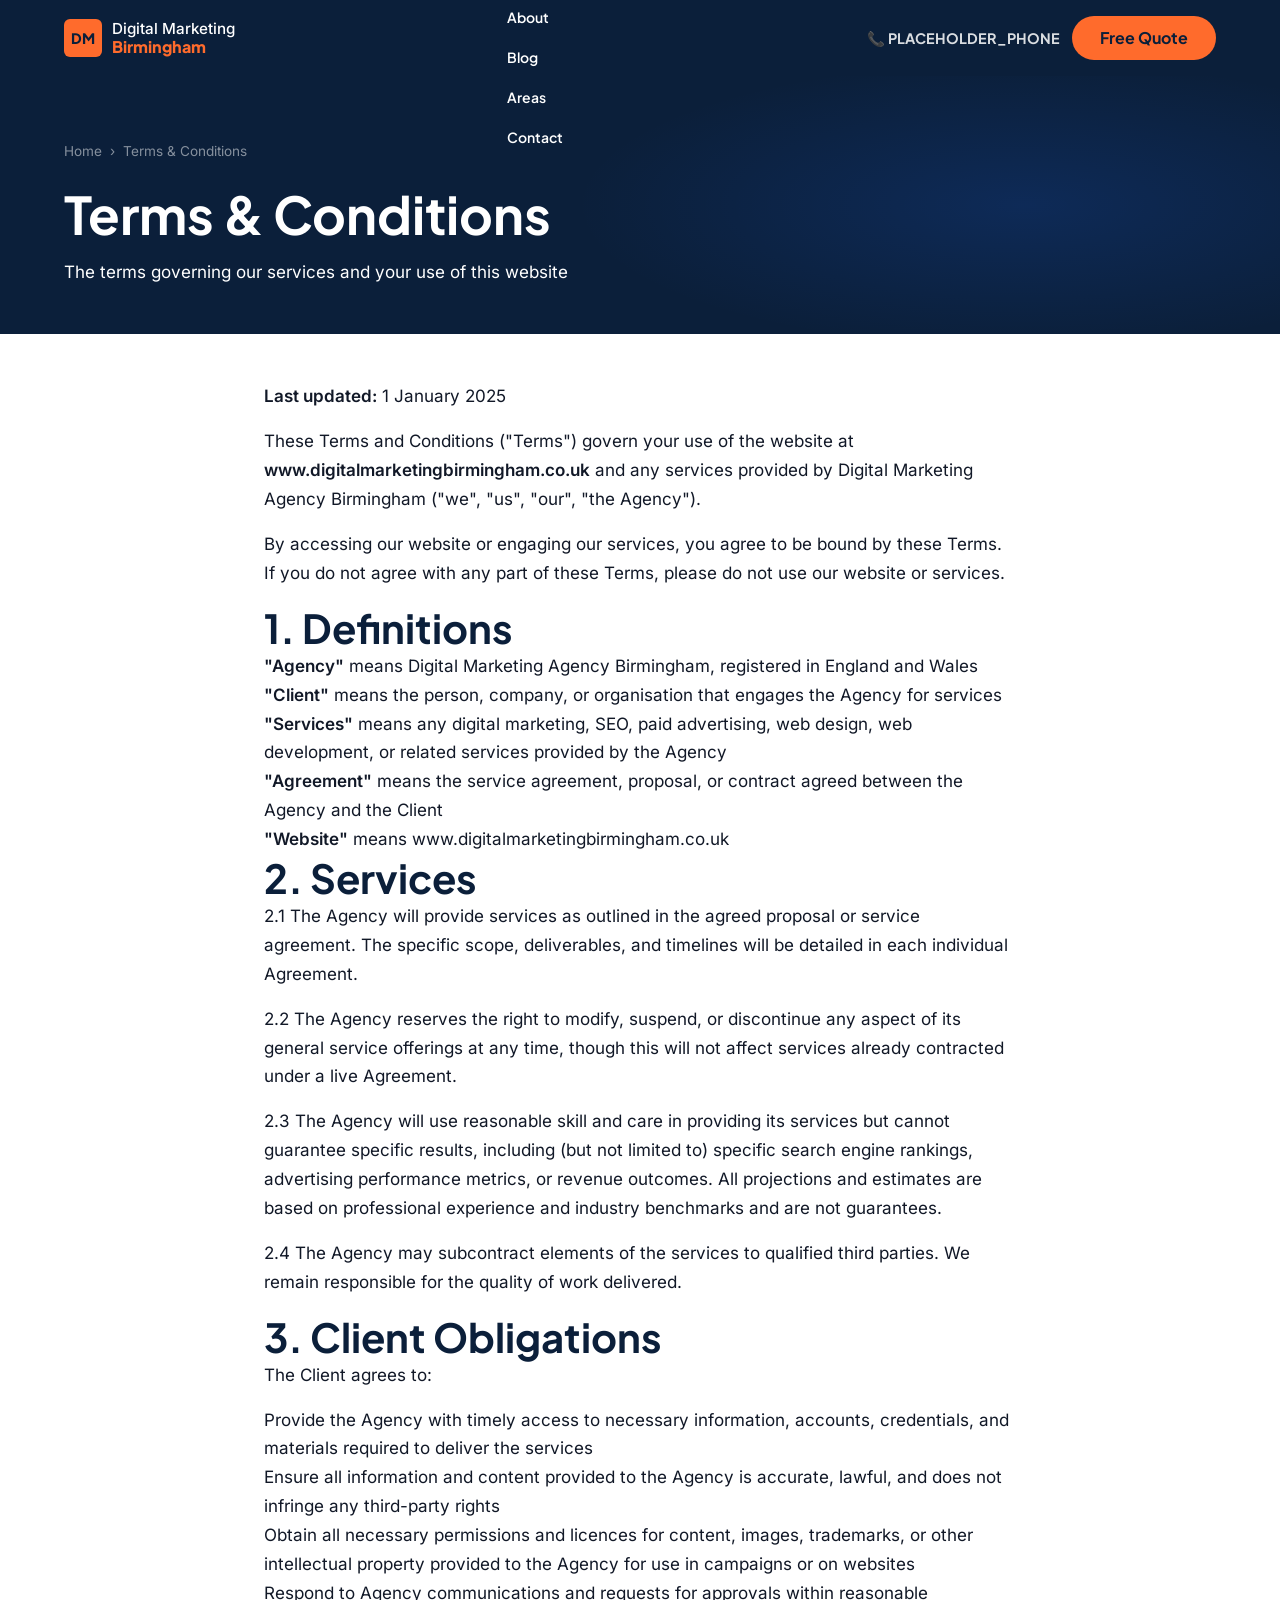
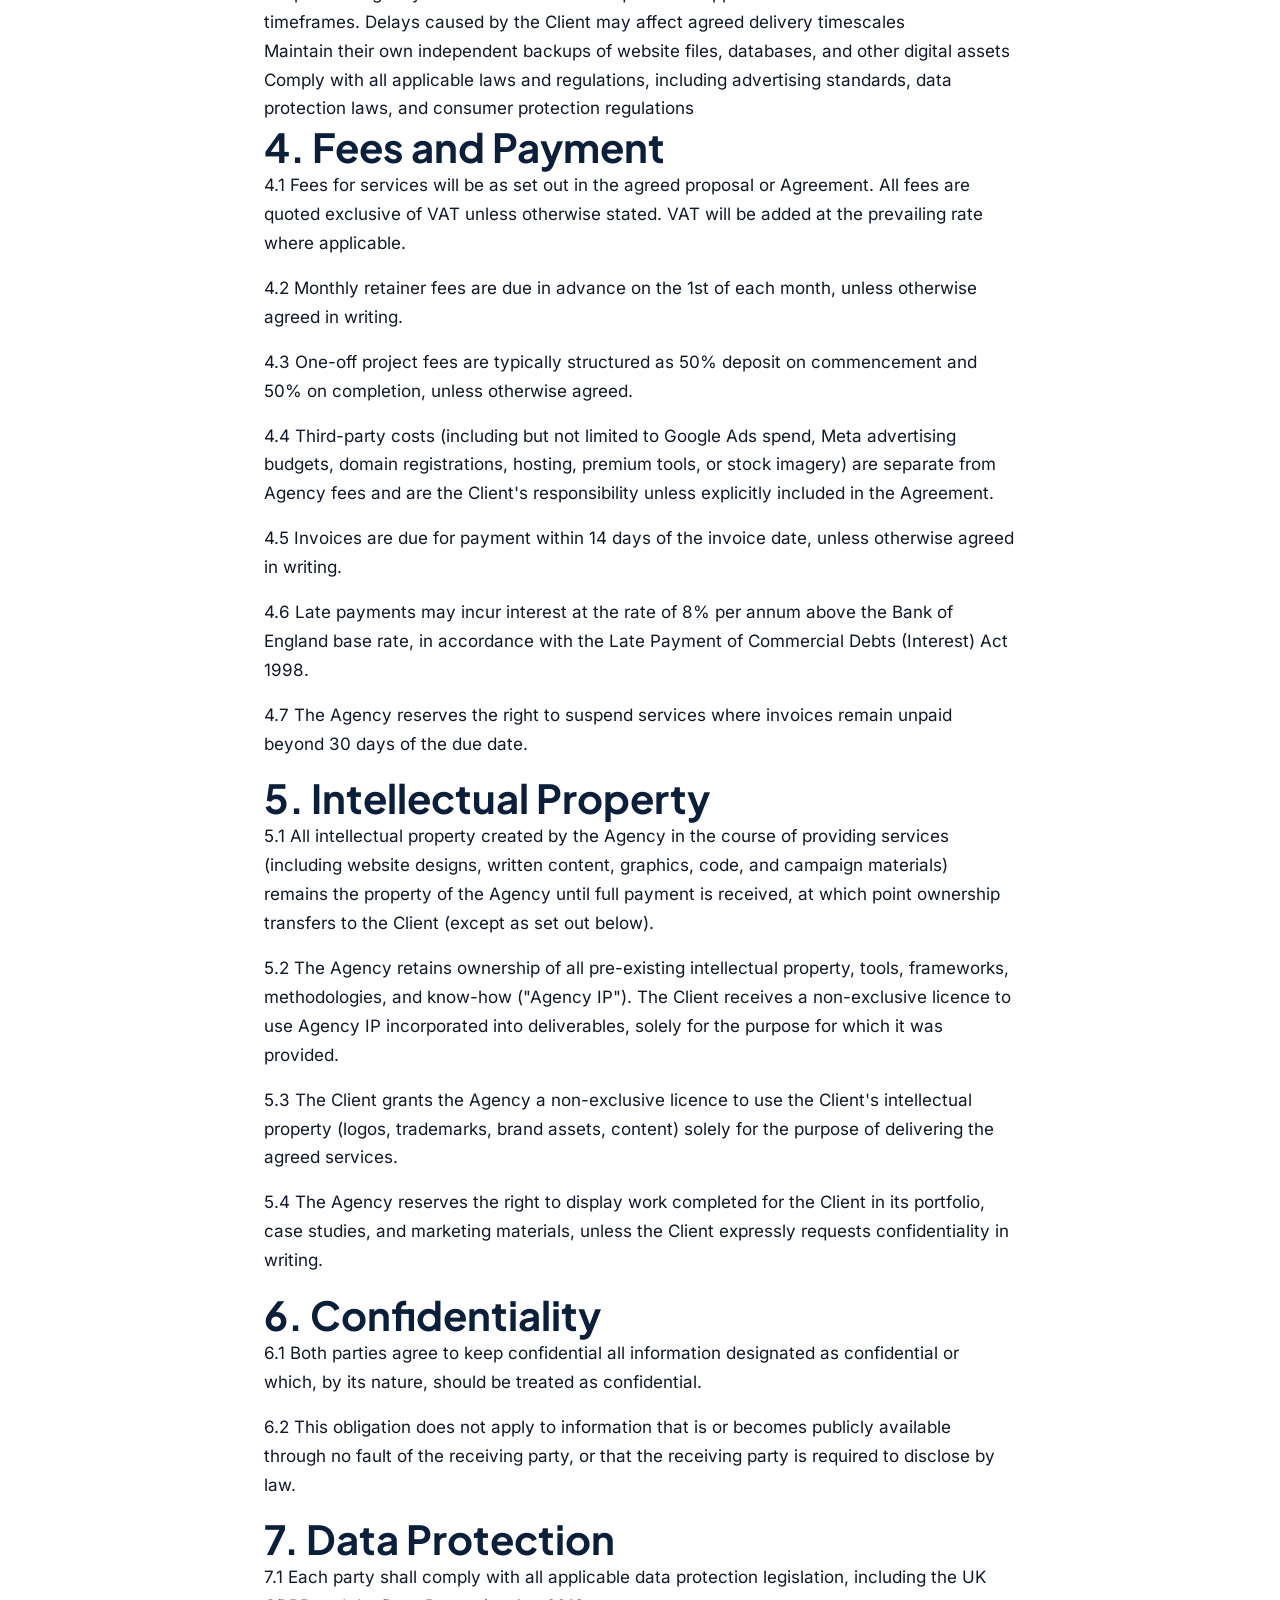
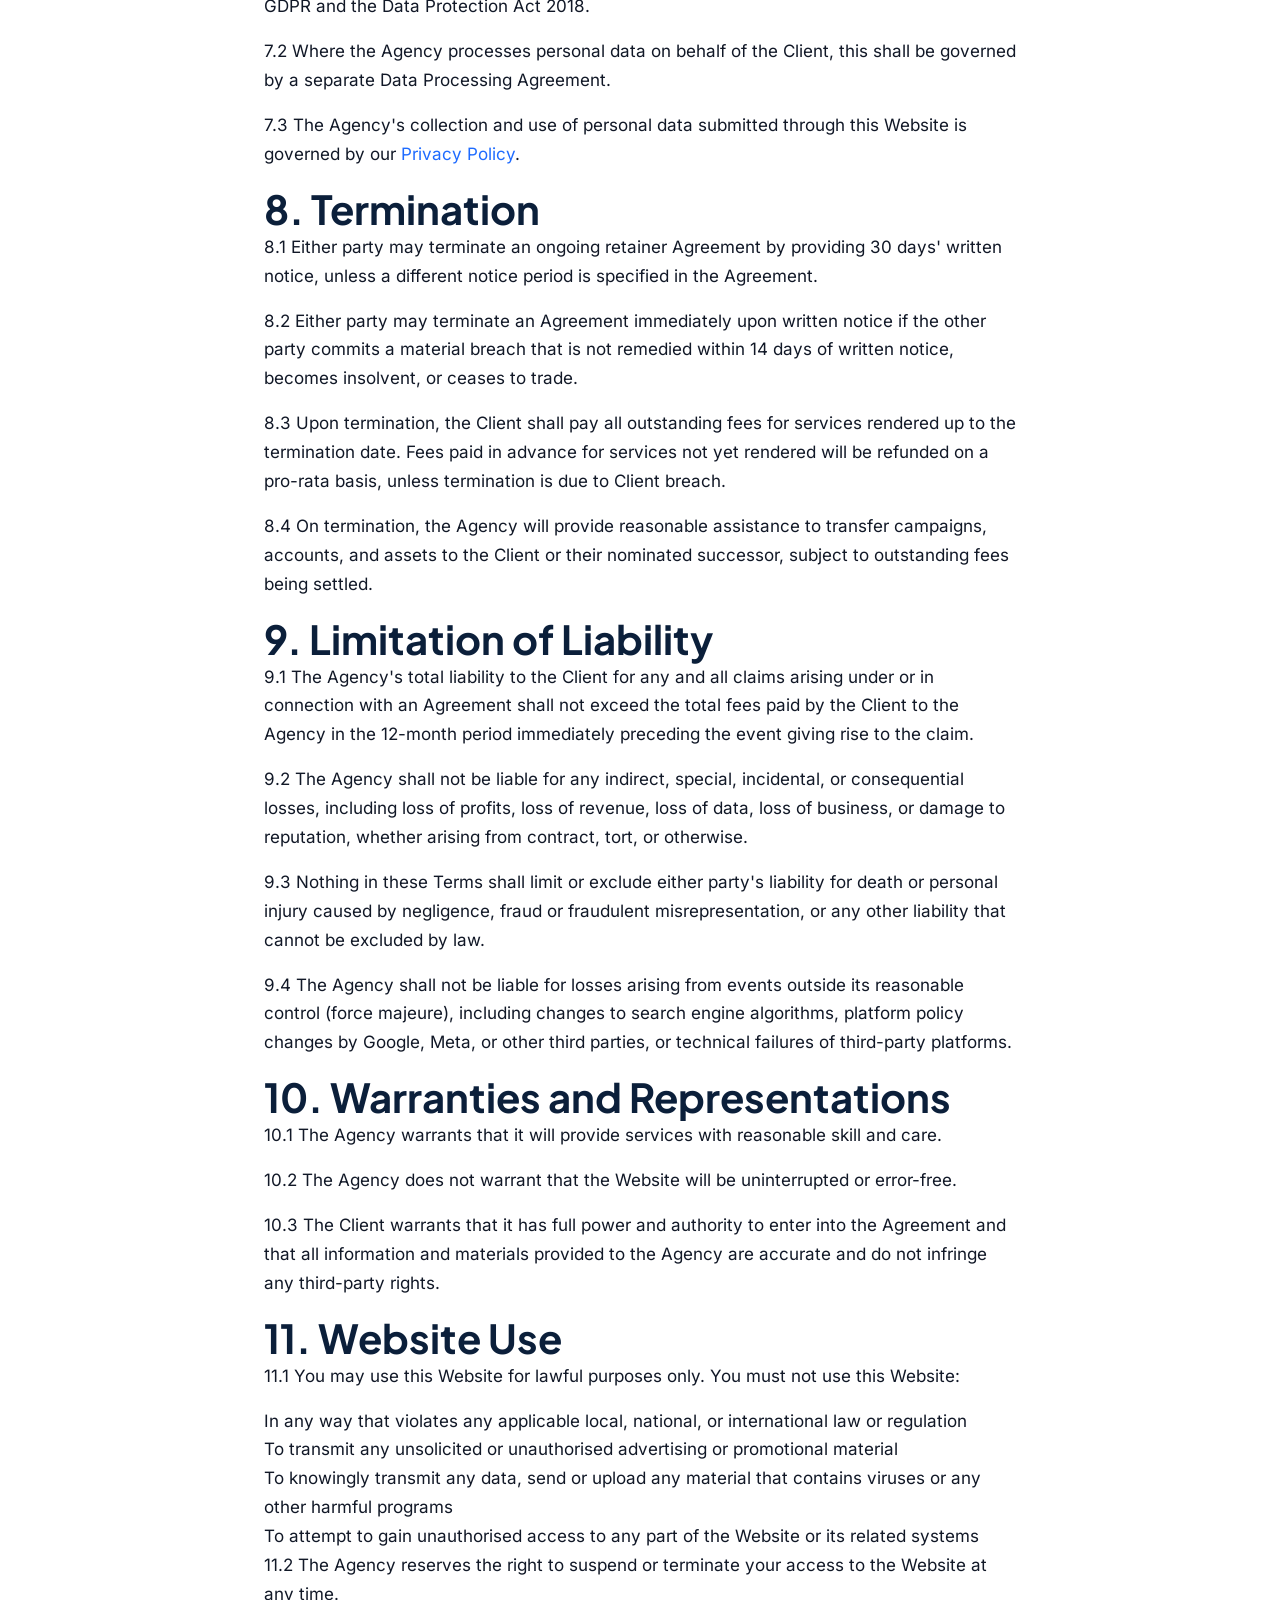
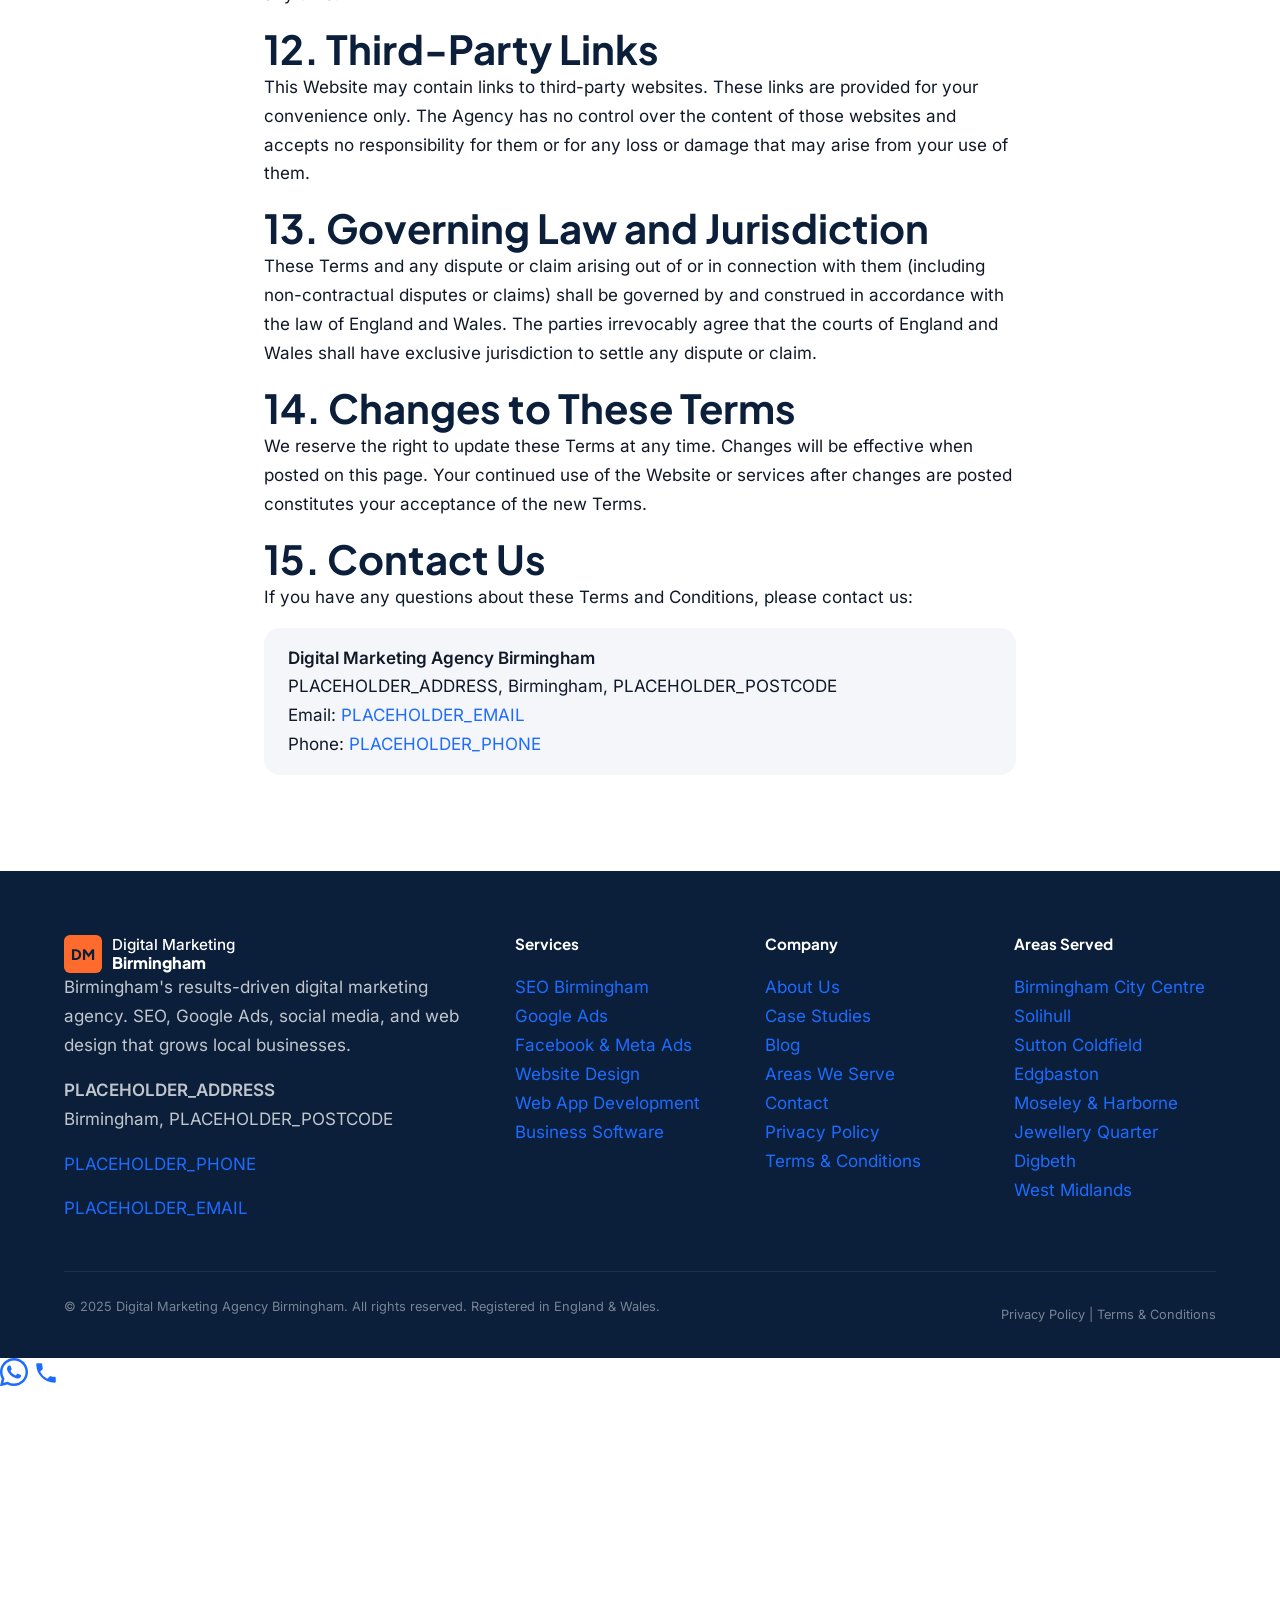
<file: terms/index.html>
<!DOCTYPE html>
<html lang="en">
<head>
  <meta charset="UTF-8">
  <meta name="viewport" content="width=device-width, initial-scale=1.0">
  <title>Terms &amp; Conditions | Digital Marketing Agency Birmingham</title>
  <meta name="description" content="Terms and Conditions for Digital Marketing Agency Birmingham. Read our service terms, client obligations, payment terms, and intellectual property rights.">
  <meta name="robots" content="noindex, follow">
  <link rel="canonical" href="https://www.digitalmarketingbirmingham.co.uk/terms/">
  <link rel="stylesheet" href="/assets/css/main.css?v=3">
  <!-- GA4 -->
  <script async src="https://www.googletagmanager.com/gtag/js?id=G-PLACEHOLDER"></script>
  <script>window.dataLayer=window.dataLayer||[];function gtag(){dataLayer.push(arguments);}gtag('js',new Date());gtag('config','G-PLACEHOLDER');</script>
<style data-critical="1">*,*::before,*::after{box-sizing:border-box;margin:0;padding:0}html{scroll-behavior:smooth}body{font-family:Inter,system-ui,sans-serif;font-size:17px;line-height:1.7;color:#111827;background:#fff;overflow-x:hidden;padding-top:0}a{color:#1E6BFF;text-decoration:none}ul{list-style:none}.container{width:100%;max-width:1200px;margin:0 auto;padding:0 24px}#header{position:sticky;top:0;z-index:1000;background:#0B1F3A;height:76px;display:flex;align-items:center}.logo{display:flex;align-items:center;gap:.6rem;text-decoration:none}.logo-mark{background:#FF6B2C;color:#0B1F3A;font-weight:800;font-size:.9rem;padding:.3rem .5rem;border-radius:6px}.logo-text{color:#fff;font-size:.95rem;font-weight:500}.logo-text strong{color:#FF6B2C}.hero{background:linear-gradient(135deg,#0B1F3A 0%,#1a3a6b 100%);min-height:90vh;display:flex;align-items:center;padding:120px 0 80px;position:relative;overflow:hidden;color:#fff}.btn{display:inline-flex;align-items:center;gap:.5rem;padding:.85rem 1.75rem;border-radius:50px;font-weight:700;font-size:1rem;cursor:pointer;transition:background-color .25s,color .25s,transform .25s,box-shadow .25s;border:none}.btn-orange{background:#FF6B2C;color:#0B1F3A}.fade-up{opacity:0;transform:translateY(28px);transition:opacity .6s ease,transform .6s ease}.fade-up.visible{opacity:1;transform:none}.nav-link{color:#fff!important}.nav-link:hover,.nav-link.active{color:#FF6B2C!important}.page-body{padding-top:0!important}</style>
</head>
<body>

<!-- ===== HEADER ===== -->
<header id="header">
  <div class="container header-inner">
    <a href="/" class="logo" aria-label="Digital Marketing Agency Birmingham home">
      <span class="logo-mark">DM</span>
      <span class="logo-text">Digital Marketing <strong>Birmingham</strong></span>
    </a>
    <nav class="main-nav" aria-label="Main navigation">
      <a href="/services/" class="nav-link">Services</a>
      <a href="/case-studies/" class="nav-link">Case Studies</a>
      <a href="/about/" class="nav-link">About</a>
      <a href="/blog/" class="nav-link">Blog</a>
      <a href="/areas/" class="nav-link">Areas</a>
      <a href="/contact/" class="nav-link">Contact</a>
    </nav>
    <div class="header-cta">
      <a href="tel:PLACEHOLDER_PHONE" class="header-phone" data-track-call>&#128222; PLACEHOLDER_PHONE</a>
      <a href="/contact/" class="btn btn-orange">Free Quote</a>
    </div>
    <button class="menu-toggle" aria-label="Open menu" aria-expanded="false">
      <span></span><span></span><span></span>
    </button>
  </div>
</header>

<!-- Mobile Nav -->
<nav class="mobile-nav" aria-label="Mobile navigation">
  <a href="/services/">Services</a>
  <a href="/case-studies/">Case Studies</a>
  <a href="/about/">About</a>
  <a href="/blog/">Blog</a>
  <a href="/areas/">Areas</a>
  <a href="/contact/">Contact</a>
  <a href="/contact/" class="btn btn-orange" style="margin-top:1rem;">Get Free Quote</a>
</nav>

<!-- ===== PAGE HEADER ===== -->
<section class="page-header">
  <div class="container">
    <nav class="breadcrumb" aria-label="Breadcrumb">
      <a href="/">Home</a>
      <span aria-hidden="true">›</span>
      <span aria-current="page">Terms &amp; Conditions</span>
    </nav>
    <h1>Terms &amp; Conditions</h1>
    <p>The terms governing our services and your use of this website</p>
  </div>
</section>

<!-- ===== CONTENT ===== -->
<main>
  <section class="section" style="padding-top:3rem;">
    <div class="container" style="max-width:800px;">

      <div class="policy-content">

        <p><strong>Last updated:</strong> 1 January 2025</p>

        <p>These Terms and Conditions ("Terms") govern your use of the website at <strong>www.digitalmarketingbirmingham.co.uk</strong> and any services provided by Digital Marketing Agency Birmingham ("we", "us", "our", "the Agency").</p>

        <p>By accessing our website or engaging our services, you agree to be bound by these Terms. If you do not agree with any part of these Terms, please do not use our website or services.</p>

        <h2>1. Definitions</h2>
        <ul>
          <li><strong>"Agency"</strong> means Digital Marketing Agency Birmingham, registered in England and Wales</li>
          <li><strong>"Client"</strong> means the person, company, or organisation that engages the Agency for services</li>
          <li><strong>"Services"</strong> means any digital marketing, SEO, paid advertising, web design, web development, or related services provided by the Agency</li>
          <li><strong>"Agreement"</strong> means the service agreement, proposal, or contract agreed between the Agency and the Client</li>
          <li><strong>"Website"</strong> means www.digitalmarketingbirmingham.co.uk</li>
        </ul>

        <h2>2. Services</h2>
        <p>2.1 The Agency will provide services as outlined in the agreed proposal or service agreement. The specific scope, deliverables, and timelines will be detailed in each individual Agreement.</p>
        <p>2.2 The Agency reserves the right to modify, suspend, or discontinue any aspect of its general service offerings at any time, though this will not affect services already contracted under a live Agreement.</p>
        <p>2.3 The Agency will use reasonable skill and care in providing its services but cannot guarantee specific results, including (but not limited to) specific search engine rankings, advertising performance metrics, or revenue outcomes. All projections and estimates are based on professional experience and industry benchmarks and are not guarantees.</p>
        <p>2.4 The Agency may subcontract elements of the services to qualified third parties. We remain responsible for the quality of work delivered.</p>

        <h2>3. Client Obligations</h2>
        <p>The Client agrees to:</p>
        <ul>
          <li>Provide the Agency with timely access to necessary information, accounts, credentials, and materials required to deliver the services</li>
          <li>Ensure all information and content provided to the Agency is accurate, lawful, and does not infringe any third-party rights</li>
          <li>Obtain all necessary permissions and licences for content, images, trademarks, or other intellectual property provided to the Agency for use in campaigns or on websites</li>
          <li>Respond to Agency communications and requests for approvals within reasonable timeframes. Delays caused by the Client may affect agreed delivery timescales</li>
          <li>Maintain their own independent backups of website files, databases, and other digital assets</li>
          <li>Comply with all applicable laws and regulations, including advertising standards, data protection laws, and consumer protection regulations</li>
        </ul>

        <h2>4. Fees and Payment</h2>
        <p>4.1 Fees for services will be as set out in the agreed proposal or Agreement. All fees are quoted exclusive of VAT unless otherwise stated. VAT will be added at the prevailing rate where applicable.</p>
        <p>4.2 Monthly retainer fees are due in advance on the 1st of each month, unless otherwise agreed in writing.</p>
        <p>4.3 One-off project fees are typically structured as 50% deposit on commencement and 50% on completion, unless otherwise agreed.</p>
        <p>4.4 Third-party costs (including but not limited to Google Ads spend, Meta advertising budgets, domain registrations, hosting, premium tools, or stock imagery) are separate from Agency fees and are the Client's responsibility unless explicitly included in the Agreement.</p>
        <p>4.5 Invoices are due for payment within 14 days of the invoice date, unless otherwise agreed in writing.</p>
        <p>4.6 Late payments may incur interest at the rate of 8% per annum above the Bank of England base rate, in accordance with the Late Payment of Commercial Debts (Interest) Act 1998.</p>
        <p>4.7 The Agency reserves the right to suspend services where invoices remain unpaid beyond 30 days of the due date.</p>

        <h2>5. Intellectual Property</h2>
        <p>5.1 All intellectual property created by the Agency in the course of providing services (including website designs, written content, graphics, code, and campaign materials) remains the property of the Agency until full payment is received, at which point ownership transfers to the Client (except as set out below).</p>
        <p>5.2 The Agency retains ownership of all pre-existing intellectual property, tools, frameworks, methodologies, and know-how ("Agency IP"). The Client receives a non-exclusive licence to use Agency IP incorporated into deliverables, solely for the purpose for which it was provided.</p>
        <p>5.3 The Client grants the Agency a non-exclusive licence to use the Client's intellectual property (logos, trademarks, brand assets, content) solely for the purpose of delivering the agreed services.</p>
        <p>5.4 The Agency reserves the right to display work completed for the Client in its portfolio, case studies, and marketing materials, unless the Client expressly requests confidentiality in writing.</p>

        <h2>6. Confidentiality</h2>
        <p>6.1 Both parties agree to keep confidential all information designated as confidential or which, by its nature, should be treated as confidential.</p>
        <p>6.2 This obligation does not apply to information that is or becomes publicly available through no fault of the receiving party, or that the receiving party is required to disclose by law.</p>

        <h2>7. Data Protection</h2>
        <p>7.1 Each party shall comply with all applicable data protection legislation, including the UK GDPR and the Data Protection Act 2018.</p>
        <p>7.2 Where the Agency processes personal data on behalf of the Client, this shall be governed by a separate Data Processing Agreement.</p>
        <p>7.3 The Agency's collection and use of personal data submitted through this Website is governed by our <a href="/privacy-policy/">Privacy Policy</a>.</p>

        <h2>8. Termination</h2>
        <p>8.1 Either party may terminate an ongoing retainer Agreement by providing 30 days' written notice, unless a different notice period is specified in the Agreement.</p>
        <p>8.2 Either party may terminate an Agreement immediately upon written notice if the other party commits a material breach that is not remedied within 14 days of written notice, becomes insolvent, or ceases to trade.</p>
        <p>8.3 Upon termination, the Client shall pay all outstanding fees for services rendered up to the termination date. Fees paid in advance for services not yet rendered will be refunded on a pro-rata basis, unless termination is due to Client breach.</p>
        <p>8.4 On termination, the Agency will provide reasonable assistance to transfer campaigns, accounts, and assets to the Client or their nominated successor, subject to outstanding fees being settled.</p>

        <h2>9. Limitation of Liability</h2>
        <p>9.1 The Agency's total liability to the Client for any and all claims arising under or in connection with an Agreement shall not exceed the total fees paid by the Client to the Agency in the 12-month period immediately preceding the event giving rise to the claim.</p>
        <p>9.2 The Agency shall not be liable for any indirect, special, incidental, or consequential losses, including loss of profits, loss of revenue, loss of data, loss of business, or damage to reputation, whether arising from contract, tort, or otherwise.</p>
        <p>9.3 Nothing in these Terms shall limit or exclude either party's liability for death or personal injury caused by negligence, fraud or fraudulent misrepresentation, or any other liability that cannot be excluded by law.</p>
        <p>9.4 The Agency shall not be liable for losses arising from events outside its reasonable control (force majeure), including changes to search engine algorithms, platform policy changes by Google, Meta, or other third parties, or technical failures of third-party platforms.</p>

        <h2>10. Warranties and Representations</h2>
        <p>10.1 The Agency warrants that it will provide services with reasonable skill and care.</p>
        <p>10.2 The Agency does not warrant that the Website will be uninterrupted or error-free.</p>
        <p>10.3 The Client warrants that it has full power and authority to enter into the Agreement and that all information and materials provided to the Agency are accurate and do not infringe any third-party rights.</p>

        <h2>11. Website Use</h2>
        <p>11.1 You may use this Website for lawful purposes only. You must not use this Website:</p>
        <ul>
          <li>In any way that violates any applicable local, national, or international law or regulation</li>
          <li>To transmit any unsolicited or unauthorised advertising or promotional material</li>
          <li>To knowingly transmit any data, send or upload any material that contains viruses or any other harmful programs</li>
          <li>To attempt to gain unauthorised access to any part of the Website or its related systems</li>
        </ul>
        <p>11.2 The Agency reserves the right to suspend or terminate your access to the Website at any time.</p>

        <h2>12. Third-Party Links</h2>
        <p>This Website may contain links to third-party websites. These links are provided for your convenience only. The Agency has no control over the content of those websites and accepts no responsibility for them or for any loss or damage that may arise from your use of them.</p>

        <h2>13. Governing Law and Jurisdiction</h2>
        <p>These Terms and any dispute or claim arising out of or in connection with them (including non-contractual disputes or claims) shall be governed by and construed in accordance with the law of England and Wales. The parties irrevocably agree that the courts of England and Wales shall have exclusive jurisdiction to settle any dispute or claim.</p>

        <h2>14. Changes to These Terms</h2>
        <p>We reserve the right to update these Terms at any time. Changes will be effective when posted on this page. Your continued use of the Website or services after changes are posted constitutes your acceptance of the new Terms.</p>

        <h2>15. Contact Us</h2>
        <p>If you have any questions about these Terms and Conditions, please contact us:</p>
        <address style="font-style:normal; background:var(--grey); padding:1rem 1.5rem; border-radius:var(--radius); margin:1rem 0;">
          <strong>Digital Marketing Agency Birmingham</strong><br>
          PLACEHOLDER_ADDRESS, Birmingham, PLACEHOLDER_POSTCODE<br>
          Email: <a href="mailto:PLACEHOLDER_EMAIL">PLACEHOLDER_EMAIL</a><br>
          Phone: <a href="tel:PLACEHOLDER_PHONE">PLACEHOLDER_PHONE</a>
        </address>

      </div>

    </div>
  </section>
</main>

<!-- ===== FOOTER ===== -->
<footer class="footer">
  <div class="container">
    <div class="footer-grid">
      <div class="footer-col footer-brand">
        <a href="/" class="logo" aria-label="Digital Marketing Agency Birmingham">
          <span class="logo-mark">DM</span>
          <span class="logo-text">Digital Marketing <strong>Birmingham</strong></span>
        </a>
        <p>Birmingham's results-driven digital marketing agency. SEO, Google Ads, social media, and web design that grows local businesses.</p>
        <p><strong>PLACEHOLDER_ADDRESS</strong><br>Birmingham, PLACEHOLDER_POSTCODE</p>
        <p><a href="tel:PLACEHOLDER_PHONE" data-track-call>PLACEHOLDER_PHONE</a></p>
        <p><a href="mailto:PLACEHOLDER_EMAIL">PLACEHOLDER_EMAIL</a></p>
      </div>
      <div class="footer-col">
        <h4>Services</h4>
        <ul>
          <li><a href="/services/seo-birmingham/">SEO Birmingham</a></li>
          <li><a href="/services/google-ads-birmingham/">Google Ads</a></li>
          <li><a href="/services/facebook-meta-ads-birmingham/">Facebook &amp; Meta Ads</a></li>
          <li><a href="/services/website-design-development-birmingham/">Website Design</a></li>
          <li><a href="/services/web-application-development-birmingham/">Web App Development</a></li>
          <li><a href="/services/business-management-software-birmingham/">Business Software</a></li>
        </ul>
      </div>
      <div class="footer-col">
        <h4>Company</h4>
        <ul>
          <li><a href="/about/">About Us</a></li>
          <li><a href="/case-studies/">Case Studies</a></li>
          <li><a href="/blog/">Blog</a></li>
          <li><a href="/areas/">Areas We Serve</a></li>
          <li><a href="/contact/">Contact</a></li>
          <li><a href="/privacy-policy/">Privacy Policy</a></li>
          <li><a href="/terms/">Terms &amp; Conditions</a></li>
        </ul>
      </div>
      <div class="footer-col">
        <h4>Areas Served</h4>
        <ul>
          <li><a href="/areas/">Birmingham City Centre</a></li>
          <li><a href="/areas/">Solihull</a></li>
          <li><a href="/areas/">Sutton Coldfield</a></li>
          <li><a href="/areas/">Edgbaston</a></li>
          <li><a href="/areas/">Moseley &amp; Harborne</a></li>
          <li><a href="/areas/">Jewellery Quarter</a></li>
          <li><a href="/areas/">Digbeth</a></li>
          <li><a href="/areas/">West Midlands</a></li>
        </ul>
      </div>
    </div>
    <div class="footer-bottom">
      <p>&copy; 2025 Digital Marketing Agency Birmingham. All rights reserved. Registered in England &amp; Wales.</p>
      <p>
        <a href="/privacy-policy/">Privacy Policy</a> |
        <a href="/terms/">Terms &amp; Conditions</a>
      </p>
    </div>
  </div>
</footer>

<!-- Floating Buttons -->
<a href="https://wa.me/44PLACEHOLDER_WA?text=Hi%2C%20I%27d%20like%20to%20discuss%20digital%20marketing%20for%20my%20business" class="float-btn float-whatsapp" aria-label="Chat on WhatsApp" data-track-whatsapp target="_blank" rel="noopener">
  <svg viewBox="0 0 24 24" fill="currentColor" width="28" height="28"><path d="M17.472 14.382c-.297-.149-1.758-.867-2.03-.967-.273-.099-.471-.148-.67.15-.197.297-.767.966-.94 1.164-.173.199-.347.223-.644.075-.297-.15-1.255-.463-2.39-1.475-.883-.788-1.48-1.761-1.653-2.059-.173-.297-.018-.458.13-.606.134-.133.298-.347.446-.52.149-.174.198-.298.298-.497.099-.198.05-.371-.025-.52-.075-.149-.669-1.612-.916-2.207-.242-.579-.487-.5-.669-.51-.173-.008-.371-.01-.57-.01-.198 0-.52.074-.792.372-.272.297-1.04 1.016-1.04 2.479 0 1.462 1.065 2.875 1.213 3.074.149.198 2.096 3.2 5.077 4.487.709.306 1.262.489 1.694.625.712.227 1.36.195 1.871.118.571-.085 1.758-.719 2.006-1.413.248-.694.248-1.289.173-1.413-.074-.124-.272-.198-.57-.347z"/><path d="M12 0C5.373 0 0 5.373 0 12c0 2.123.558 4.116 1.535 5.845L.057 23.492a.5.5 0 0 0 .614.612l5.71-1.493A11.942 11.942 0 0 0 12 24c6.627 0 12-5.373 12-12S18.627 0 12 0zm0 21.9a9.9 9.9 0 0 1-5.031-1.371l-.36-.214-3.733.977.998-3.64-.235-.374A9.857 9.857 0 0 1 2.1 12C2.1 6.533 6.533 2.1 12 2.1S21.9 6.533 21.9 12 17.467 21.9 12 21.9z"/></svg>
</a>
<a href="tel:PLACEHOLDER_PHONE" class="float-btn float-call" aria-label="Call us now" data-track-call>
  <svg viewBox="0 0 24 24" fill="currentColor" width="26" height="26"><path d="M6.62 10.79a15.053 15.053 0 006.59 6.59l2.2-2.2a1 1 0 011.01-.24c1.12.37 2.33.57 3.58.57a1 1 0 011 1V20a1 1 0 01-1 1C10.61 21 3 13.39 3 4a1 1 0 011-1h3.5a1 1 0 011 1c0 1.25.2 2.45.57 3.58a1 1 0 01-.25 1.01l-2.2 2.2z"/></svg>
</a>

<script src="../assets/js/main.js"></script>
</body>
</html>
</file>
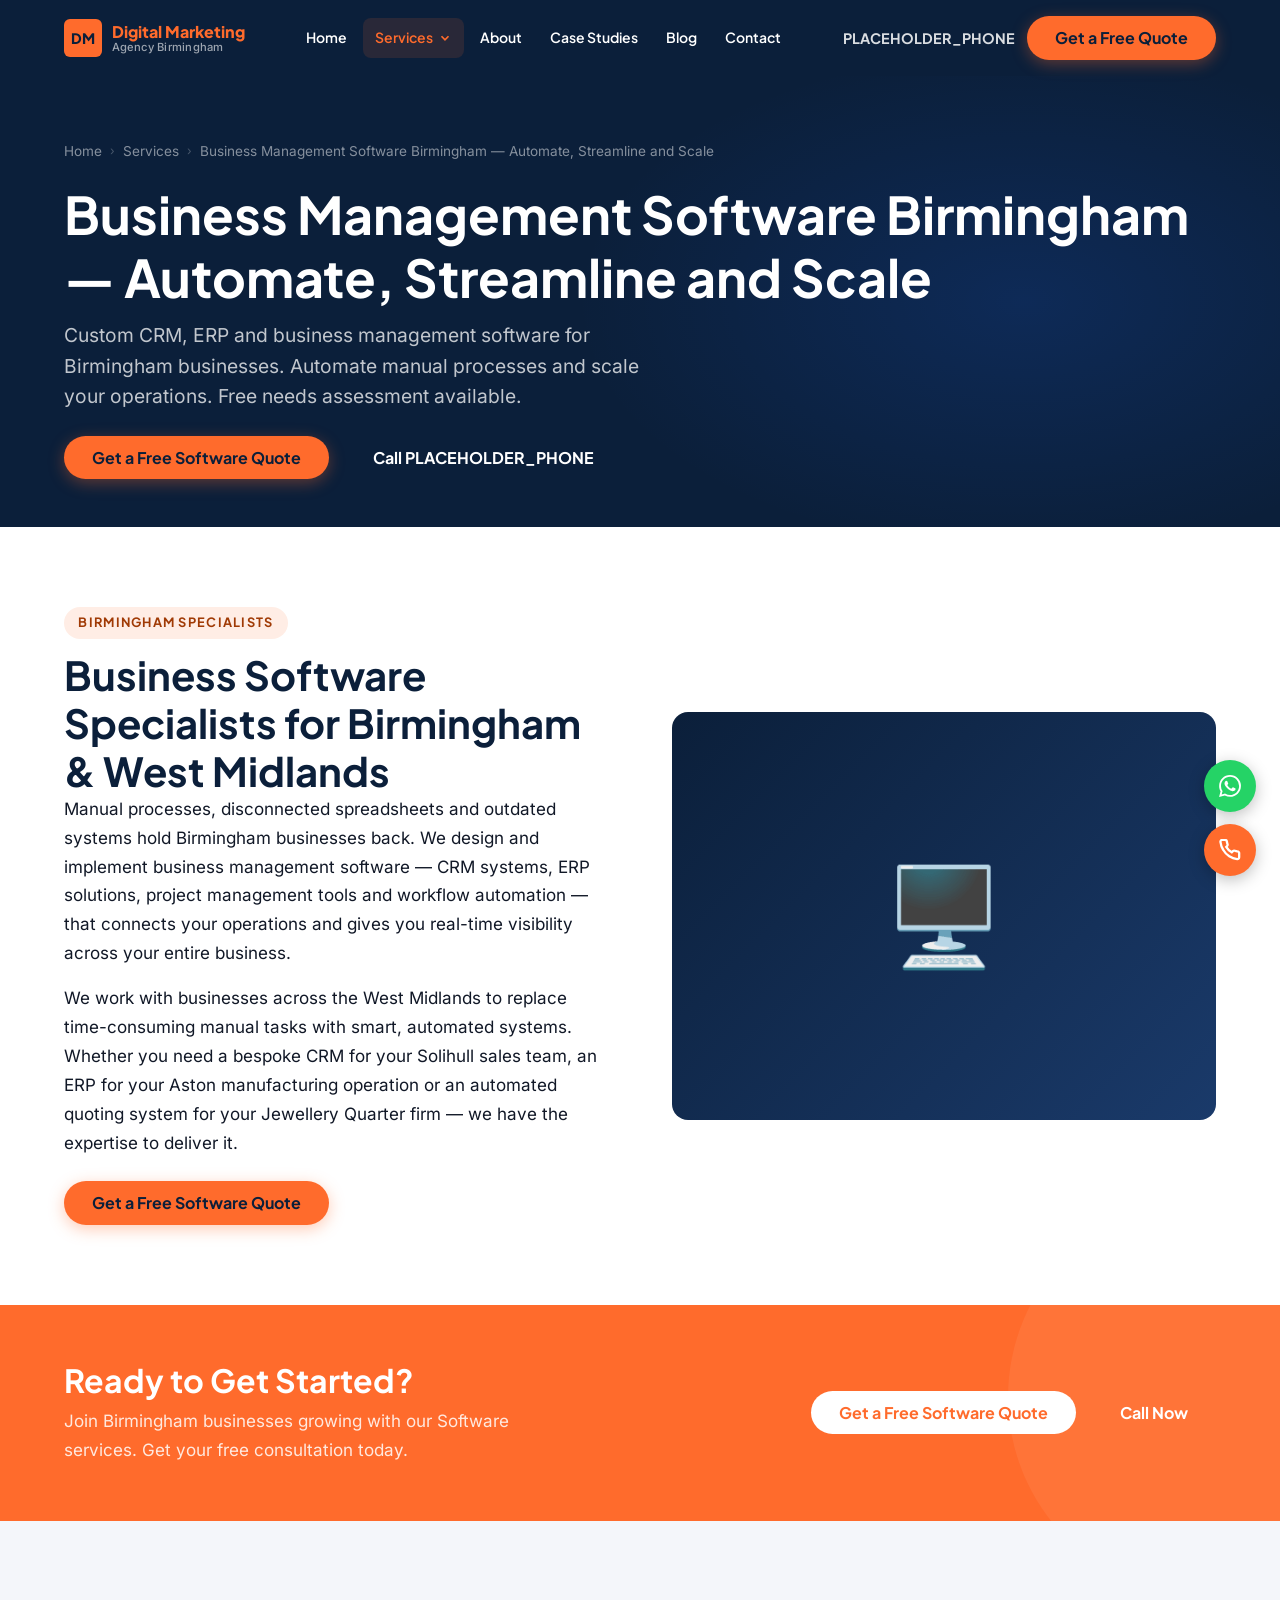
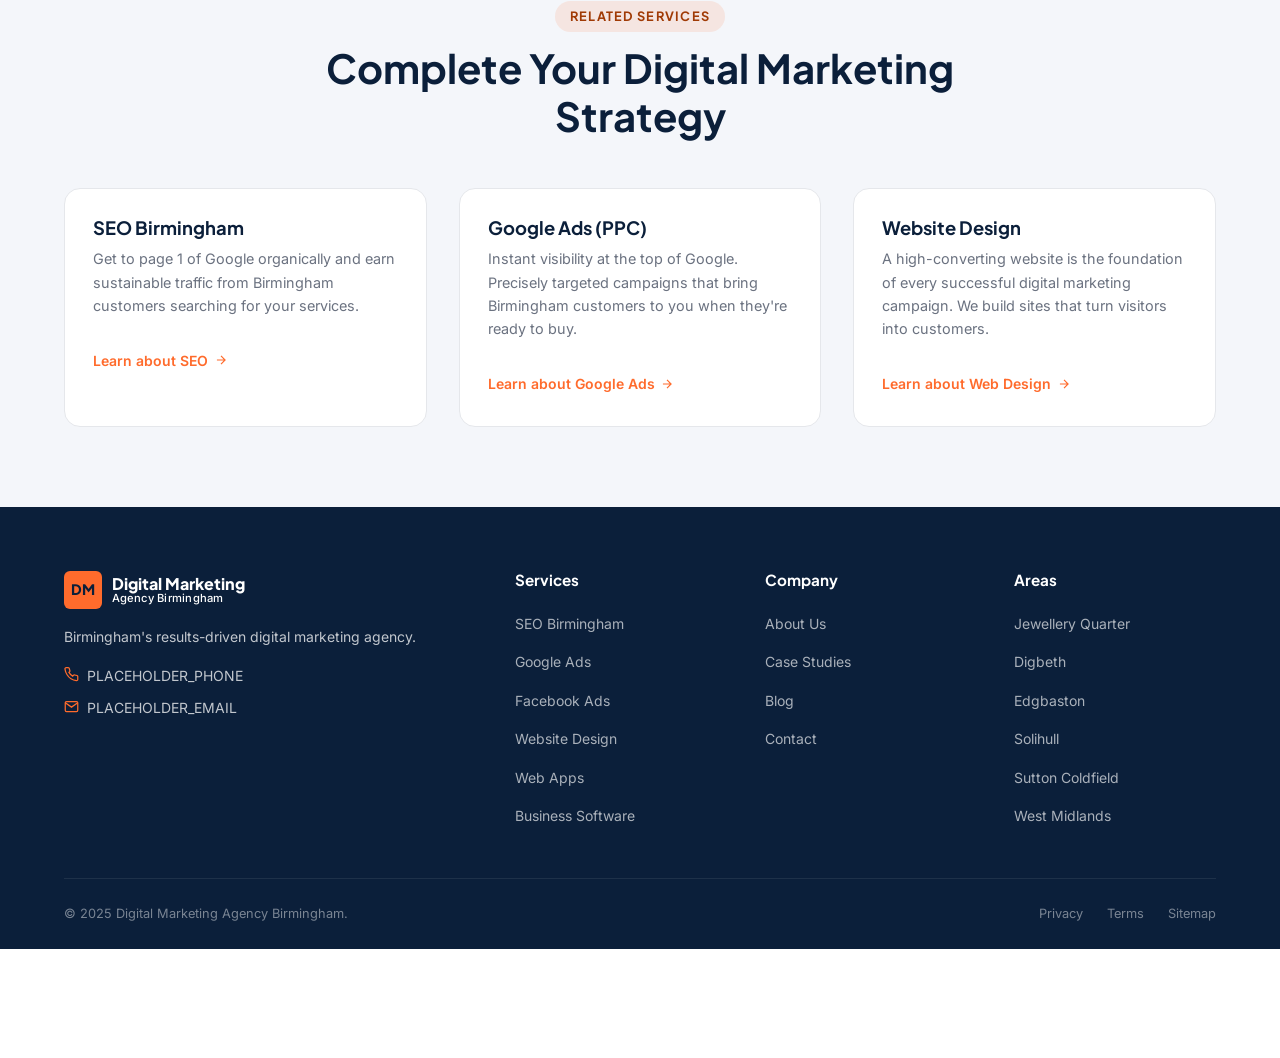
<file: services/business-management-software-birmingham/index.html>
<!DOCTYPE html>
<html lang="en-GB">
<head>
  <meta charset="UTF-8">
  <meta name="viewport" content="width=device-width, initial-scale=1.0">
  <title>Business Management Software Birmingham | CRM, ERP & Automation</title>
  <meta name="description" content="Custom CRM, ERP and business management software for Birmingham businesses. Automate manual processes and scale your operations. Free needs assessment available.">
  <link rel="canonical" href="https://www.digitalmarketingagencybirmingham.co.uk/services/business-management-software-birmingham/">
  <meta property="og:title" content="Business Management Software Birmingham | CRM, ERP & Automation">
  <meta property="og:description" content="Custom CRM, ERP and business management software for Birmingham businesses. Automate manual processes and scale your operations. Free needs assessment available.">
  <meta name="twitter:card" content="summary_large_image">
  <link rel="stylesheet" href="/assets/css/main.css?v=3">
  <script>
    window.addEventListener('load',function(){
      setTimeout(function(){
        var s=document.createElement('script');
        s.src='https://www.googletagmanager.com/gtag/js?id=G-PLACEHOLDER';
        s.async=true;document.head.appendChild(s);
        window.dataLayer=window.dataLayer||[];
        function gtag(){dataLayer.push(arguments)}
        gtag('js',new Date());gtag('config','G-PLACEHOLDER',{send_page_view:true});
      },2000);
    });
  </script>
<style data-critical="1">*,*::before,*::after{box-sizing:border-box;margin:0;padding:0}html{scroll-behavior:smooth}body{font-family:Inter,system-ui,sans-serif;font-size:17px;line-height:1.7;color:#111827;background:#fff;overflow-x:hidden;padding-top:0}a{color:#1E6BFF;text-decoration:none}ul{list-style:none}.container{width:100%;max-width:1200px;margin:0 auto;padding:0 24px}#header{position:sticky;top:0;z-index:1000;background:#0B1F3A;height:76px;display:flex;align-items:center}.logo{display:flex;align-items:center;gap:.6rem;text-decoration:none}.logo-mark{background:#FF6B2C;color:#0B1F3A;font-weight:800;font-size:.9rem;padding:.3rem .5rem;border-radius:6px}.logo-text{color:#fff;font-size:.95rem;font-weight:500}.logo-text strong{color:#FF6B2C}.hero{background:linear-gradient(135deg,#0B1F3A 0%,#1a3a6b 100%);min-height:90vh;display:flex;align-items:center;padding:120px 0 80px;position:relative;overflow:hidden;color:#fff}.btn{display:inline-flex;align-items:center;gap:.5rem;padding:.85rem 1.75rem;border-radius:50px;font-weight:700;font-size:1rem;cursor:pointer;transition:background-color .25s,color .25s,transform .25s,box-shadow .25s;border:none}.btn-orange{background:#FF6B2C;color:#0B1F3A}.fade-up{opacity:0;transform:translateY(28px);transition:opacity .6s ease,transform .6s ease}.fade-up.visible{opacity:1;transform:none}.nav-link{color:#fff!important}.nav-link:hover,.nav-link.active{color:#FF6B2C!important}.page-body{padding-top:0!important}</style>
</head>
<body class="page-body">
<header id="header" role="banner">
  <div class="container">
    <div class="header-inner">
      <a href="/" class="logo" aria-label="Digital Marketing Agency Birmingham"><div class="logo-mark" aria-hidden="true">DM</div><div class="logo-text"><strong>Digital Marketing</strong><span>Agency Birmingham</span></div></a>
      <nav class="nav" aria-label="Main navigation">
        <div class="nav-item"><a href="/" class="nav-link">Home</a></div>
        <div class="nav-item"><a href="/services/" class="nav-link active">Services <svg viewBox="0 0 16 16" fill="none" stroke="currentColor" stroke-width="2" width="14" height="14"><path d="M4 6l4 4 4-4"/></svg></a></div>
        <div class="nav-item"><a href="/about/" class="nav-link">About</a></div>
        <div class="nav-item"><a href="/case-studies/" class="nav-link">Case Studies</a></div>
        <div class="nav-item"><a href="/blog/" class="nav-link">Blog</a></div>
        <div class="nav-item"><a href="/contact/" class="nav-link">Contact</a></div>
      </nav>
      <div class="header-cta">
        <a href="tel:PLACEHOLDER_PHONE" class="header-phone" data-track-call>PLACEHOLDER_PHONE</a>
        <a href="/contact/" class="btn btn-primary btn-sm">Get a Free Quote</a>
        <button class="menu-toggle" aria-label="Open menu" aria-expanded="false"><span></span><span></span><span></span></button>
      </div>
    </div>
  </div>
</header>
<nav id="mobile-nav" class="mobile-nav" aria-label="Mobile navigation">
  <div class="mobile-nav-links">
    <a href="/">Home</a>
    <span class="sub-label">Services</span>
    <a class="sub-link" href="/services/seo-birmingham/">SEO Birmingham</a>
    <a class="sub-link" href="/services/google-ads-birmingham/">Google Ads</a>
    <a class="sub-link" href="/services/facebook-meta-ads-birmingham/">Facebook &amp; Meta Ads</a>
    <a class="sub-link" href="/services/website-design-development-birmingham/">Website Design</a>
    <a class="sub-link" href="/services/web-application-development-birmingham/">Web App Development</a>
    <a class="sub-link" href="/services/business-management-software-birmingham/">Business Software</a>
    <a href="/about/">About</a><a href="/case-studies/">Case Studies</a><a href="/blog/">Blog</a><a href="/contact/">Contact</a>
  </div>
  <a href="tel:PLACEHOLDER_PHONE" class="btn btn-secondary" style="margin-bottom:0.75rem;width:100%;justify-content:center;" data-track-call>PLACEHOLDER_PHONE</a>
  <a href="/contact/" class="btn btn-primary" style="width:100%;justify-content:center;">Get a Free Quote</a>
</nav>
<main id="main-content">
<section class="page-header">
  <div class="container">
    <nav class="breadcrumb" aria-label="Breadcrumb">
      <a href="/">Home</a><span class="breadcrumb-sep" aria-hidden="true">›</span>
      <a href="/services/">Services</a><span class="breadcrumb-sep" aria-hidden="true">›</span>
      <span aria-current="page">Business Management Software Birmingham — Automate, Streamline and Scale</span>
    </nav>
    <h1>Business Management Software Birmingham — Automate, Streamline and Scale</h1>
    <p class="lead">Custom CRM, ERP and business management software for Birmingham businesses. Automate manual processes and scale your operations. Free needs assessment available.</p>
    <div style="margin-top:1.5rem;display:flex;gap:1rem;flex-wrap:wrap;">
      <a href="/contact/" class="btn btn-primary">Get a Free Software Quote</a>
      <a href="tel:PLACEHOLDER_PHONE" class="btn btn-secondary-white" data-track-call>Call PLACEHOLDER_PHONE</a>
    </div>
  </div>
</section>

<section class="section">
  <div class="container">
    <div class="service-intro">
      <div>
        <span class="section-tag">Birmingham Specialists</span>
        <h2>Business Software Specialists for Birmingham &amp; West Midlands</h2>
        <p>Manual processes, disconnected spreadsheets and outdated systems hold Birmingham businesses back. We design and implement business management software — CRM systems, ERP solutions, project management tools and workflow automation — that connects your operations and gives you real-time visibility across your entire business.</p>
        <p>We work with businesses across the West Midlands to replace time-consuming manual tasks with smart, automated systems. Whether you need a bespoke CRM for your Solihull sales team, an ERP for your Aston manufacturing operation or an automated quoting system for your Jewellery Quarter firm — we have the expertise to deliver it.</p>
        <div style="margin-top:1.5rem;">
          <a href="/contact/" class="btn btn-primary">Get a Free Software Quote</a>
        </div>
      </div>
      <div class="service-intro-image" aria-hidden="true" style="font-size:6rem;">🖥️</div>
    </div>
  </div>
</section>

<section class="cta-band">
  <div class="container">
    <div class="cta-band-inner">
      <div>
        <h2>Ready to Get Started?</h2>
        <p>Join Birmingham businesses growing with our Software services. Get your free consultation today.</p>
      </div>
      <div class="cta-band-actions">
        <a href="/contact/" class="btn btn-white btn-lg">Get a Free Software Quote</a>
        <a href="tel:PLACEHOLDER_PHONE" class="btn btn-secondary-white btn-lg" data-track-call>Call Now</a>
      </div>
    </div>
  </div>
</section>

<section class="section section--grey">
  <div class="container">
    <div class="section-header text-center">
      <span class="section-tag">Related Services</span>
      <h2>Complete Your Digital Marketing Strategy</h2>
    </div>
    <div class="grid grid--3">
      <div class="card fade-up"><h3>SEO Birmingham</h3><p>Get to page 1 of Google organically and earn sustainable traffic from Birmingham customers searching for your services.</p><a href="/services/seo-birmingham/" class="card-link">Learn about SEO <svg viewBox="0 0 24 24" fill="none" stroke="currentColor" stroke-width="2" width="14" height="14"><path d="M5 12h14m-7-7 7 7-7 7"/></svg></a></div>
      <div class="card fade-up"><h3>Google Ads (PPC)</h3><p>Instant visibility at the top of Google. Precisely targeted campaigns that bring Birmingham customers to you when they're ready to buy.</p><a href="/services/google-ads-birmingham/" class="card-link">Learn about Google Ads <svg viewBox="0 0 24 24" fill="none" stroke="currentColor" stroke-width="2" width="14" height="14"><path d="M5 12h14m-7-7 7 7-7 7"/></svg></a></div>
      <div class="card fade-up"><h3>Website Design</h3><p>A high-converting website is the foundation of every successful digital marketing campaign. We build sites that turn visitors into customers.</p><a href="/services/website-design-development-birmingham/" class="card-link">Learn about Web Design <svg viewBox="0 0 24 24" fill="none" stroke="currentColor" stroke-width="2" width="14" height="14"><path d="M5 12h14m-7-7 7 7-7 7"/></svg></a></div>
    </div>
  </div>
</section>
</main>

<footer role="contentinfo">
  <div class="container">
    <div class="footer-grid">
      <div class="footer-brand">
        <a href="/" class="logo"><div class="logo-mark" style="background:var(--orange);" aria-hidden="true">DM</div><div class="logo-text"><strong>Digital Marketing</strong><span>Agency Birmingham</span></div></a>
        <p class="footer-desc">Birmingham's results-driven digital marketing agency.</p>
        <div class="footer-contact">
          <div class="footer-contact-item"><svg width="15" height="15" viewBox="0 0 24 24" fill="none" stroke="currentColor" stroke-width="2" aria-hidden="true"><path d="M22 16.92v3a2 2 0 0 1-2.18 2 19.79 19.79 0 0 1-8.63-3.07A19.5 19.5 0 0 1 4.69 12 19.79 19.79 0 0 1 1.61 3.45 2 2 0 0 1 3.59 1h3a2 2 0 0 1 2 1.72c.127.96.361 1.903.7 2.81a2 2 0 0 1-.45 2.11L7.91 8.56a16 16 0 0 0 6 6l1.27-1.27a2 2 0 0 1 2.11-.45c.907.339 1.85.573 2.81.7A2 2 0 0 1 22 15.92v1z"/></svg><a href="tel:PLACEHOLDER_PHONE" data-track-call>PLACEHOLDER_PHONE</a></div>
          <div class="footer-contact-item"><svg width="15" height="15" viewBox="0 0 24 24" fill="none" stroke="currentColor" stroke-width="2" aria-hidden="true"><path d="M4 4h16c1.1 0 2 .9 2 2v12c0 1.1-.9 2-2 2H4c-1.1 0-2-.9-2-2V6c0-1.1.9-2 2-2z"/><polyline points="22,6 12,13 2,6"/></svg><a href="mailto:PLACEHOLDER_EMAIL">PLACEHOLDER_EMAIL</a></div>
        </div>
      </div>
      <div class="footer-col"><h4>Services</h4><ul class="footer-links"><li><a href="/services/seo-birmingham/">SEO Birmingham</a></li><li><a href="/services/google-ads-birmingham/">Google Ads</a></li><li><a href="/services/facebook-meta-ads-birmingham/">Facebook Ads</a></li><li><a href="/services/website-design-development-birmingham/">Website Design</a></li><li><a href="/services/web-application-development-birmingham/">Web Apps</a></li><li><a href="/services/business-management-software-birmingham/">Business Software</a></li></ul></div>
      <div class="footer-col"><h4>Company</h4><ul class="footer-links"><li><a href="/about/">About Us</a></li><li><a href="/case-studies/">Case Studies</a></li><li><a href="/blog/">Blog</a></li><li><a href="/contact/">Contact</a></li></ul></div>
      <div class="footer-col"><h4>Areas</h4><ul class="footer-links"><li><a href="/areas/">Jewellery Quarter</a></li><li><a href="/areas/">Digbeth</a></li><li><a href="/areas/">Edgbaston</a></li><li><a href="/areas/">Solihull</a></li><li><a href="/areas/">Sutton Coldfield</a></li><li><a href="/areas/">West Midlands</a></li></ul></div>
    </div>
    <div class="footer-bottom"><span>© 2025 Digital Marketing Agency Birmingham.</span><div class="footer-bottom-links"><a href="/privacy-policy/">Privacy</a><a href="/terms/">Terms</a><a href="/sitemap.xml">Sitemap</a></div></div>
  </div>
</footer>

<div class="floating-actions" aria-label="Quick contact">
  <a href="https://wa.me/44PLACEHOLDER_WA" class="floating-btn floating-whatsapp" target="_blank" rel="noopener" data-track-whatsapp aria-label="WhatsApp"><svg viewBox="0 0 24 24" fill="currentColor" aria-hidden="true"><path d="M17.472 14.382c-.297-.149-1.758-.867-2.03-.967-.273-.099-.471-.148-.67.15-.197.297-.767.966-.94 1.164-.173.199-.347.223-.644.075-.297-.15-1.255-.463-2.39-1.475-.883-.788-1.48-1.761-1.653-2.059-.173-.297-.018-.458.13-.606.134-.133.298-.347.446-.52.149-.174.198-.298.298-.497.099-.198.05-.371-.025-.52-.075-.149-.669-1.612-.916-2.207-.242-.579-.487-.5-.669-.51-.173-.008-.371-.01-.57-.01-.198 0-.52.074-.792.372-.272.297-1.04 1.016-1.04 2.479 0 1.462 1.065 2.875 1.213 3.074.149.198 2.096 3.2 5.077 4.487.709.306 1.262.489 1.694.625.712.227 1.36.195 1.871.118.571-.085 1.758-.719 2.006-1.413.248-.694.248-1.289.173-1.413-.074-.124-.272-.198-.57-.347m-5.421 7.403h-.004a9.87 9.87 0 0 1-5.031-1.378l-.361-.214-3.741.982.998-3.648-.235-.374a9.86 9.86 0 0 1-1.51-5.26c.001-5.45 4.436-9.884 9.888-9.884 2.64 0 5.122 1.03 6.988 2.898a9.825 9.825 0 0 1 2.893 6.994c-.003 5.45-4.437 9.884-9.885 9.884m8.413-18.297A11.815 11.815 0 0 0 12.05 0C5.495 0 .16 5.335.157 11.892c0 2.096.547 4.142 1.588 5.945L.057 24l6.305-1.654a11.882 11.882 0 0 0 5.683 1.448h.005c6.554 0 11.89-5.335 11.893-11.893a11.821 11.821 0 0 0-3.48-8.413Z"/></svg></a>
  <a href="tel:PLACEHOLDER_PHONE" class="floating-btn floating-call" data-track-call aria-label="Call"><svg viewBox="0 0 24 24" fill="none" stroke="currentColor" stroke-width="2.5" aria-hidden="true"><path d="M22 16.92v3a2 2 0 0 1-2.18 2 19.79 19.79 0 0 1-8.63-3.07A19.5 19.5 0 0 1 4.69 12 19.79 19.79 0 0 1 1.61 3.45 2 2 0 0 1 3.59 1h3a2 2 0 0 1 2 1.72c.127.96.361 1.903.7 2.81a2 2 0 0 1-.45 2.11L7.91 8.56a16 16 0 0 0 6 6l1.27-1.27a2 2 0 0 1 2.11-.45c.907.339 1.85.573 2.81.7A2 2 0 0 1 22 15.92v1z"/></svg></a>
</div>
<script src="/assets/js/main.js" defer></script>
</body>
</html>
</file>
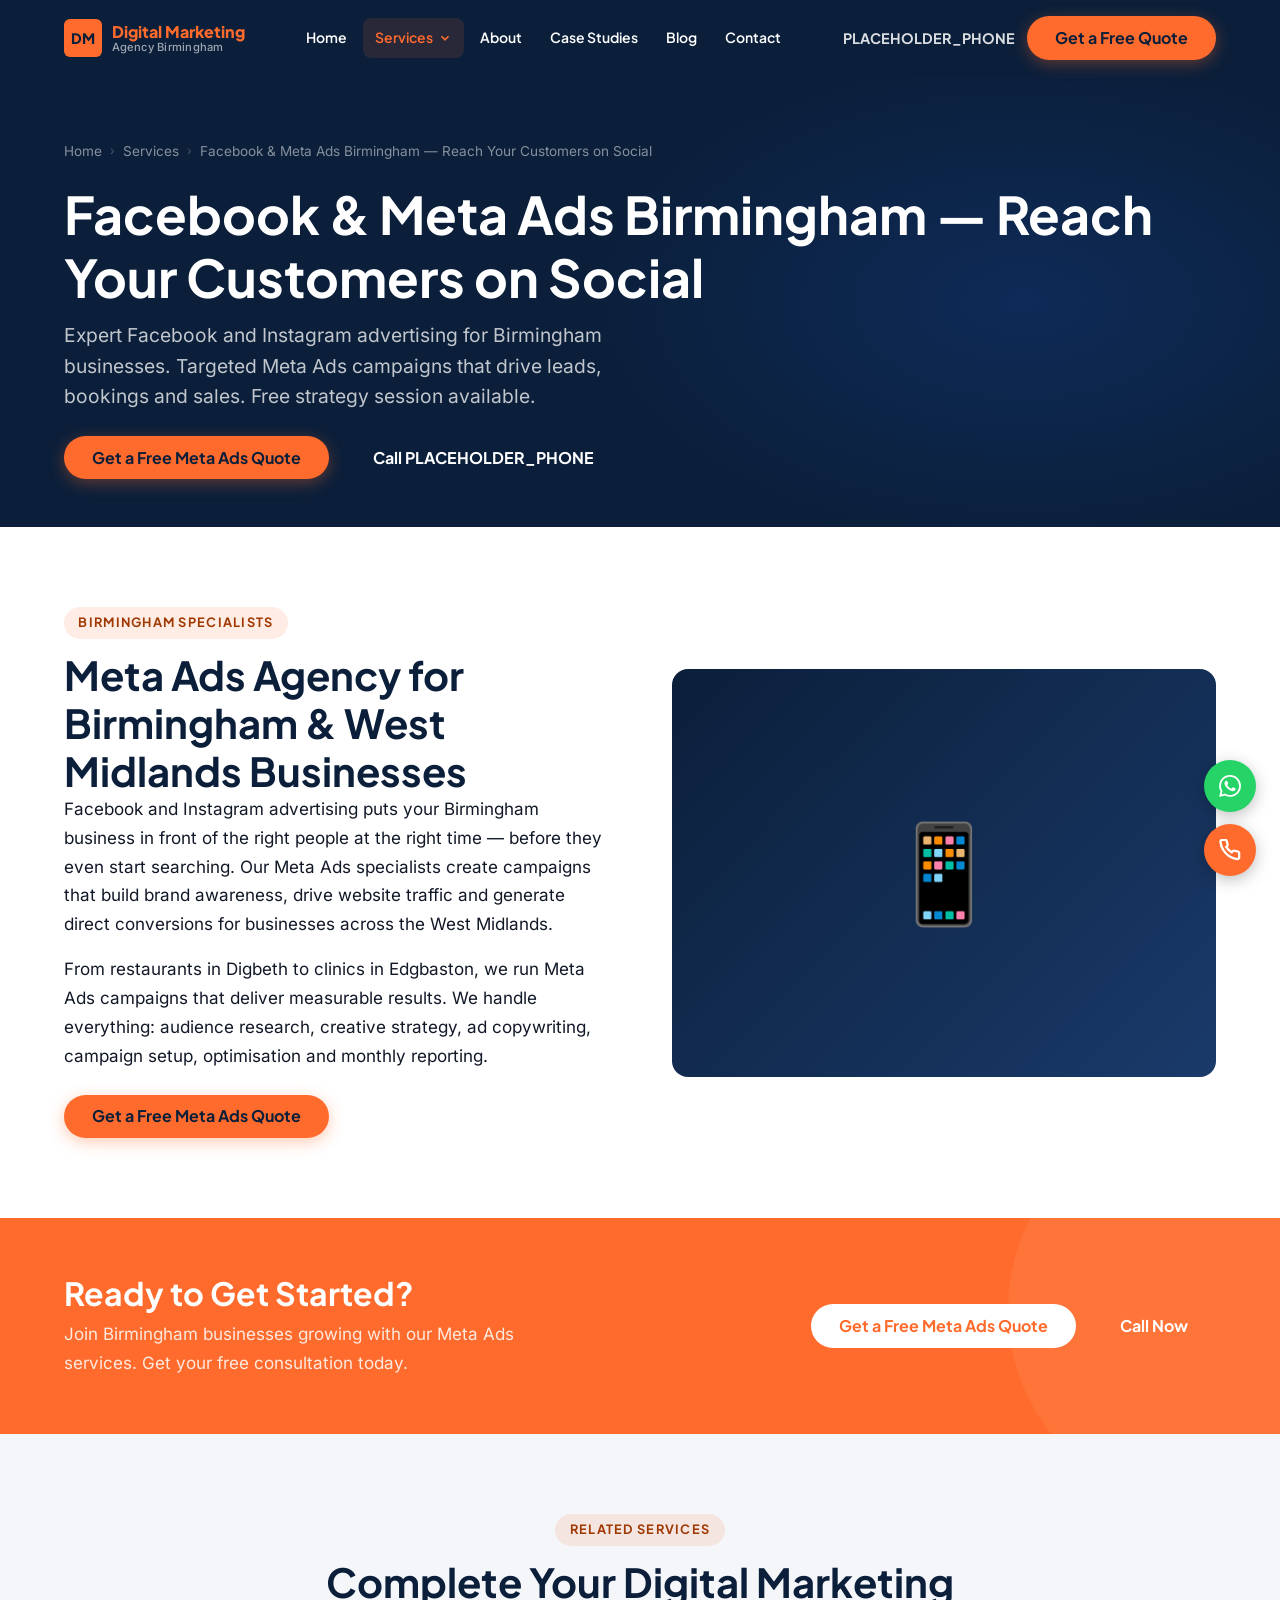
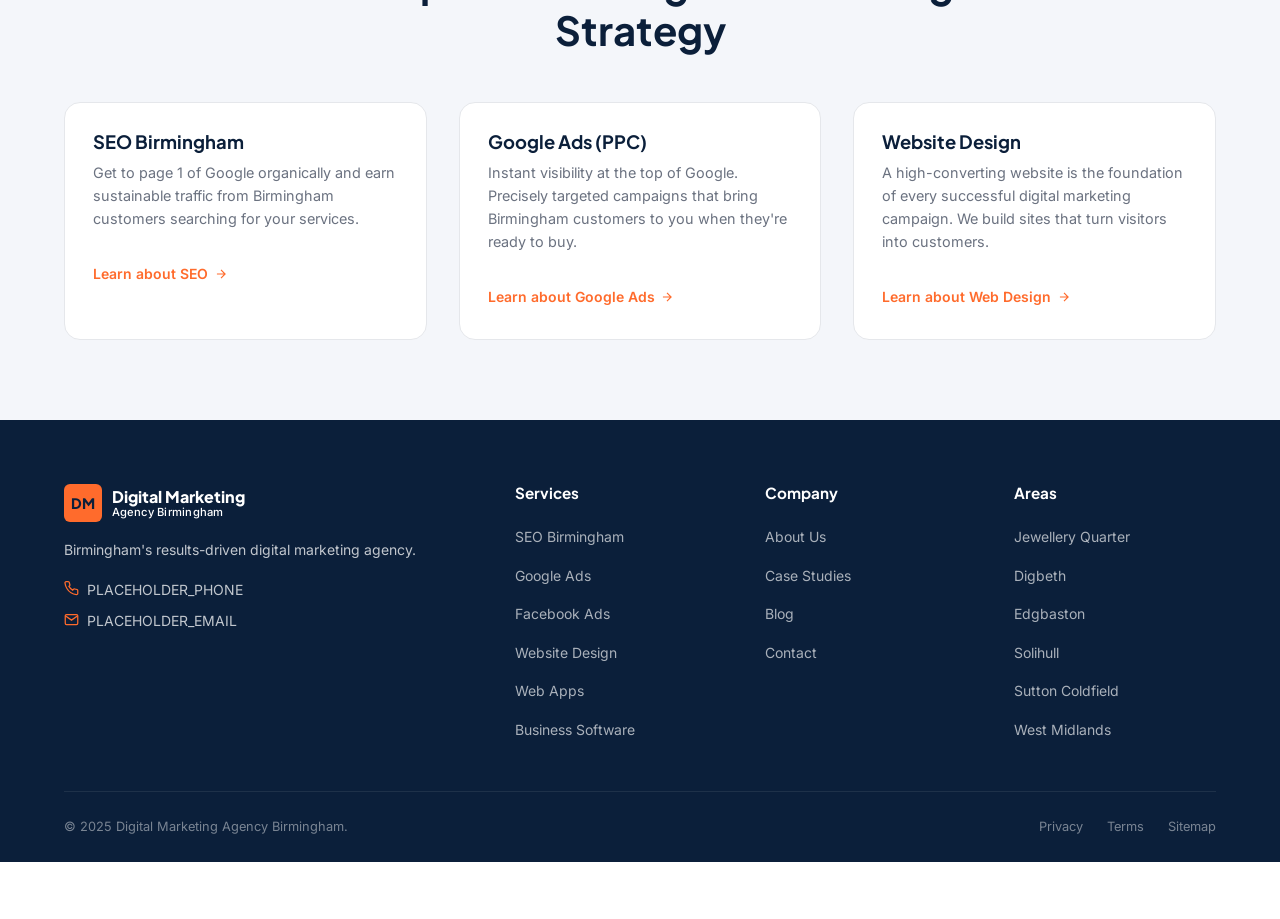
<file: services/facebook-meta-ads-birmingham/index.html>
<!DOCTYPE html>
<html lang="en-GB">
<head>
  <meta charset="UTF-8">
  <meta name="viewport" content="width=device-width, initial-scale=1.0">
  <title>Facebook & Meta Ads Birmingham | Social Media Advertising Agency</title>
  <meta name="description" content="Expert Facebook and Instagram advertising for Birmingham businesses. Targeted Meta Ads campaigns that drive leads, bookings and sales. Free strategy session available.">
  <link rel="canonical" href="https://www.digitalmarketingagencybirmingham.co.uk/services/facebook-meta-ads-birmingham/">
  <meta property="og:title" content="Facebook & Meta Ads Birmingham | Social Media Advertising Agency">
  <meta property="og:description" content="Expert Facebook and Instagram advertising for Birmingham businesses. Targeted Meta Ads campaigns that drive leads, bookings and sales. Free strategy session available.">
  <meta name="twitter:card" content="summary_large_image">
  <link rel="stylesheet" href="/assets/css/main.css?v=3">
  <script>
    window.addEventListener('load',function(){
      setTimeout(function(){
        var s=document.createElement('script');
        s.src='https://www.googletagmanager.com/gtag/js?id=G-PLACEHOLDER';
        s.async=true;document.head.appendChild(s);
        window.dataLayer=window.dataLayer||[];
        function gtag(){dataLayer.push(arguments)}
        gtag('js',new Date());gtag('config','G-PLACEHOLDER',{send_page_view:true});
      },2000);
    });
  </script>
<style data-critical="1">*,*::before,*::after{box-sizing:border-box;margin:0;padding:0}html{scroll-behavior:smooth}body{font-family:Inter,system-ui,sans-serif;font-size:17px;line-height:1.7;color:#111827;background:#fff;overflow-x:hidden;padding-top:0}a{color:#1E6BFF;text-decoration:none}ul{list-style:none}.container{width:100%;max-width:1200px;margin:0 auto;padding:0 24px}#header{position:sticky;top:0;z-index:1000;background:#0B1F3A;height:76px;display:flex;align-items:center}.logo{display:flex;align-items:center;gap:.6rem;text-decoration:none}.logo-mark{background:#FF6B2C;color:#0B1F3A;font-weight:800;font-size:.9rem;padding:.3rem .5rem;border-radius:6px}.logo-text{color:#fff;font-size:.95rem;font-weight:500}.logo-text strong{color:#FF6B2C}.hero{background:linear-gradient(135deg,#0B1F3A 0%,#1a3a6b 100%);min-height:90vh;display:flex;align-items:center;padding:120px 0 80px;position:relative;overflow:hidden;color:#fff}.btn{display:inline-flex;align-items:center;gap:.5rem;padding:.85rem 1.75rem;border-radius:50px;font-weight:700;font-size:1rem;cursor:pointer;transition:background-color .25s,color .25s,transform .25s,box-shadow .25s;border:none}.btn-orange{background:#FF6B2C;color:#0B1F3A}.fade-up{opacity:0;transform:translateY(28px);transition:opacity .6s ease,transform .6s ease}.fade-up.visible{opacity:1;transform:none}.nav-link{color:#fff!important}.nav-link:hover,.nav-link.active{color:#FF6B2C!important}.page-body{padding-top:0!important}</style>
</head>
<body class="page-body">
<header id="header" role="banner">
  <div class="container">
    <div class="header-inner">
      <a href="/" class="logo" aria-label="Digital Marketing Agency Birmingham"><div class="logo-mark" aria-hidden="true">DM</div><div class="logo-text"><strong>Digital Marketing</strong><span>Agency Birmingham</span></div></a>
      <nav class="nav" aria-label="Main navigation">
        <div class="nav-item"><a href="/" class="nav-link">Home</a></div>
        <div class="nav-item"><a href="/services/" class="nav-link active">Services <svg viewBox="0 0 16 16" fill="none" stroke="currentColor" stroke-width="2" width="14" height="14"><path d="M4 6l4 4 4-4"/></svg></a></div>
        <div class="nav-item"><a href="/about/" class="nav-link">About</a></div>
        <div class="nav-item"><a href="/case-studies/" class="nav-link">Case Studies</a></div>
        <div class="nav-item"><a href="/blog/" class="nav-link">Blog</a></div>
        <div class="nav-item"><a href="/contact/" class="nav-link">Contact</a></div>
      </nav>
      <div class="header-cta">
        <a href="tel:PLACEHOLDER_PHONE" class="header-phone" data-track-call>PLACEHOLDER_PHONE</a>
        <a href="/contact/" class="btn btn-primary btn-sm">Get a Free Quote</a>
        <button class="menu-toggle" aria-label="Open menu" aria-expanded="false"><span></span><span></span><span></span></button>
      </div>
    </div>
  </div>
</header>
<nav id="mobile-nav" class="mobile-nav" aria-label="Mobile navigation">
  <div class="mobile-nav-links">
    <a href="/">Home</a>
    <span class="sub-label">Services</span>
    <a class="sub-link" href="/services/seo-birmingham/">SEO Birmingham</a>
    <a class="sub-link" href="/services/google-ads-birmingham/">Google Ads</a>
    <a class="sub-link" href="/services/facebook-meta-ads-birmingham/">Facebook &amp; Meta Ads</a>
    <a class="sub-link" href="/services/website-design-development-birmingham/">Website Design</a>
    <a class="sub-link" href="/services/web-application-development-birmingham/">Web App Development</a>
    <a class="sub-link" href="/services/business-management-software-birmingham/">Business Software</a>
    <a href="/about/">About</a><a href="/case-studies/">Case Studies</a><a href="/blog/">Blog</a><a href="/contact/">Contact</a>
  </div>
  <a href="tel:PLACEHOLDER_PHONE" class="btn btn-secondary" style="margin-bottom:0.75rem;width:100%;justify-content:center;" data-track-call>PLACEHOLDER_PHONE</a>
  <a href="/contact/" class="btn btn-primary" style="width:100%;justify-content:center;">Get a Free Quote</a>
</nav>
<main id="main-content">
<section class="page-header">
  <div class="container">
    <nav class="breadcrumb" aria-label="Breadcrumb">
      <a href="/">Home</a><span class="breadcrumb-sep" aria-hidden="true">›</span>
      <a href="/services/">Services</a><span class="breadcrumb-sep" aria-hidden="true">›</span>
      <span aria-current="page">Facebook &amp; Meta Ads Birmingham — Reach Your Customers on Social</span>
    </nav>
    <h1>Facebook &amp; Meta Ads Birmingham — Reach Your Customers on Social</h1>
    <p class="lead">Expert Facebook and Instagram advertising for Birmingham businesses. Targeted Meta Ads campaigns that drive leads, bookings and sales. Free strategy session available.</p>
    <div style="margin-top:1.5rem;display:flex;gap:1rem;flex-wrap:wrap;">
      <a href="/contact/" class="btn btn-primary">Get a Free Meta Ads Quote</a>
      <a href="tel:PLACEHOLDER_PHONE" class="btn btn-secondary-white" data-track-call>Call PLACEHOLDER_PHONE</a>
    </div>
  </div>
</section>

<section class="section">
  <div class="container">
    <div class="service-intro">
      <div>
        <span class="section-tag">Birmingham Specialists</span>
        <h2>Meta Ads Agency for Birmingham &amp; West Midlands Businesses</h2>
        <p>Facebook and Instagram advertising puts your Birmingham business in front of the right people at the right time — before they even start searching. Our Meta Ads specialists create campaigns that build brand awareness, drive website traffic and generate direct conversions for businesses across the West Midlands.</p>
        <p>From restaurants in Digbeth to clinics in Edgbaston, we run Meta Ads campaigns that deliver measurable results. We handle everything: audience research, creative strategy, ad copywriting, campaign setup, optimisation and monthly reporting.</p>
        <div style="margin-top:1.5rem;">
          <a href="/contact/" class="btn btn-primary">Get a Free Meta Ads Quote</a>
        </div>
      </div>
      <div class="service-intro-image" aria-hidden="true" style="font-size:6rem;">📱</div>
    </div>
  </div>
</section>

<section class="cta-band">
  <div class="container">
    <div class="cta-band-inner">
      <div>
        <h2>Ready to Get Started?</h2>
        <p>Join Birmingham businesses growing with our Meta Ads services. Get your free consultation today.</p>
      </div>
      <div class="cta-band-actions">
        <a href="/contact/" class="btn btn-white btn-lg">Get a Free Meta Ads Quote</a>
        <a href="tel:PLACEHOLDER_PHONE" class="btn btn-secondary-white btn-lg" data-track-call>Call Now</a>
      </div>
    </div>
  </div>
</section>

<section class="section section--grey">
  <div class="container">
    <div class="section-header text-center">
      <span class="section-tag">Related Services</span>
      <h2>Complete Your Digital Marketing Strategy</h2>
    </div>
    <div class="grid grid--3">
      <div class="card fade-up"><h3>SEO Birmingham</h3><p>Get to page 1 of Google organically and earn sustainable traffic from Birmingham customers searching for your services.</p><a href="/services/seo-birmingham/" class="card-link">Learn about SEO <svg viewBox="0 0 24 24" fill="none" stroke="currentColor" stroke-width="2" width="14" height="14"><path d="M5 12h14m-7-7 7 7-7 7"/></svg></a></div>
      <div class="card fade-up"><h3>Google Ads (PPC)</h3><p>Instant visibility at the top of Google. Precisely targeted campaigns that bring Birmingham customers to you when they're ready to buy.</p><a href="/services/google-ads-birmingham/" class="card-link">Learn about Google Ads <svg viewBox="0 0 24 24" fill="none" stroke="currentColor" stroke-width="2" width="14" height="14"><path d="M5 12h14m-7-7 7 7-7 7"/></svg></a></div>
      <div class="card fade-up"><h3>Website Design</h3><p>A high-converting website is the foundation of every successful digital marketing campaign. We build sites that turn visitors into customers.</p><a href="/services/website-design-development-birmingham/" class="card-link">Learn about Web Design <svg viewBox="0 0 24 24" fill="none" stroke="currentColor" stroke-width="2" width="14" height="14"><path d="M5 12h14m-7-7 7 7-7 7"/></svg></a></div>
    </div>
  </div>
</section>
</main>

<footer role="contentinfo">
  <div class="container">
    <div class="footer-grid">
      <div class="footer-brand">
        <a href="/" class="logo"><div class="logo-mark" style="background:var(--orange);" aria-hidden="true">DM</div><div class="logo-text"><strong>Digital Marketing</strong><span>Agency Birmingham</span></div></a>
        <p class="footer-desc">Birmingham's results-driven digital marketing agency.</p>
        <div class="footer-contact">
          <div class="footer-contact-item"><svg width="15" height="15" viewBox="0 0 24 24" fill="none" stroke="currentColor" stroke-width="2" aria-hidden="true"><path d="M22 16.92v3a2 2 0 0 1-2.18 2 19.79 19.79 0 0 1-8.63-3.07A19.5 19.5 0 0 1 4.69 12 19.79 19.79 0 0 1 1.61 3.45 2 2 0 0 1 3.59 1h3a2 2 0 0 1 2 1.72c.127.96.361 1.903.7 2.81a2 2 0 0 1-.45 2.11L7.91 8.56a16 16 0 0 0 6 6l1.27-1.27a2 2 0 0 1 2.11-.45c.907.339 1.85.573 2.81.7A2 2 0 0 1 22 15.92v1z"/></svg><a href="tel:PLACEHOLDER_PHONE" data-track-call>PLACEHOLDER_PHONE</a></div>
          <div class="footer-contact-item"><svg width="15" height="15" viewBox="0 0 24 24" fill="none" stroke="currentColor" stroke-width="2" aria-hidden="true"><path d="M4 4h16c1.1 0 2 .9 2 2v12c0 1.1-.9 2-2 2H4c-1.1 0-2-.9-2-2V6c0-1.1.9-2 2-2z"/><polyline points="22,6 12,13 2,6"/></svg><a href="mailto:PLACEHOLDER_EMAIL">PLACEHOLDER_EMAIL</a></div>
        </div>
      </div>
      <div class="footer-col"><h4>Services</h4><ul class="footer-links"><li><a href="/services/seo-birmingham/">SEO Birmingham</a></li><li><a href="/services/google-ads-birmingham/">Google Ads</a></li><li><a href="/services/facebook-meta-ads-birmingham/">Facebook Ads</a></li><li><a href="/services/website-design-development-birmingham/">Website Design</a></li><li><a href="/services/web-application-development-birmingham/">Web Apps</a></li><li><a href="/services/business-management-software-birmingham/">Business Software</a></li></ul></div>
      <div class="footer-col"><h4>Company</h4><ul class="footer-links"><li><a href="/about/">About Us</a></li><li><a href="/case-studies/">Case Studies</a></li><li><a href="/blog/">Blog</a></li><li><a href="/contact/">Contact</a></li></ul></div>
      <div class="footer-col"><h4>Areas</h4><ul class="footer-links"><li><a href="/areas/">Jewellery Quarter</a></li><li><a href="/areas/">Digbeth</a></li><li><a href="/areas/">Edgbaston</a></li><li><a href="/areas/">Solihull</a></li><li><a href="/areas/">Sutton Coldfield</a></li><li><a href="/areas/">West Midlands</a></li></ul></div>
    </div>
    <div class="footer-bottom"><span>© 2025 Digital Marketing Agency Birmingham.</span><div class="footer-bottom-links"><a href="/privacy-policy/">Privacy</a><a href="/terms/">Terms</a><a href="/sitemap.xml">Sitemap</a></div></div>
  </div>
</footer>

<div class="floating-actions" aria-label="Quick contact">
  <a href="https://wa.me/44PLACEHOLDER_WA" class="floating-btn floating-whatsapp" target="_blank" rel="noopener" data-track-whatsapp aria-label="WhatsApp"><svg viewBox="0 0 24 24" fill="currentColor" aria-hidden="true"><path d="M17.472 14.382c-.297-.149-1.758-.867-2.03-.967-.273-.099-.471-.148-.67.15-.197.297-.767.966-.94 1.164-.173.199-.347.223-.644.075-.297-.15-1.255-.463-2.39-1.475-.883-.788-1.48-1.761-1.653-2.059-.173-.297-.018-.458.13-.606.134-.133.298-.347.446-.52.149-.174.198-.298.298-.497.099-.198.05-.371-.025-.52-.075-.149-.669-1.612-.916-2.207-.242-.579-.487-.5-.669-.51-.173-.008-.371-.01-.57-.01-.198 0-.52.074-.792.372-.272.297-1.04 1.016-1.04 2.479 0 1.462 1.065 2.875 1.213 3.074.149.198 2.096 3.2 5.077 4.487.709.306 1.262.489 1.694.625.712.227 1.36.195 1.871.118.571-.085 1.758-.719 2.006-1.413.248-.694.248-1.289.173-1.413-.074-.124-.272-.198-.57-.347m-5.421 7.403h-.004a9.87 9.87 0 0 1-5.031-1.378l-.361-.214-3.741.982.998-3.648-.235-.374a9.86 9.86 0 0 1-1.51-5.26c.001-5.45 4.436-9.884 9.888-9.884 2.64 0 5.122 1.03 6.988 2.898a9.825 9.825 0 0 1 2.893 6.994c-.003 5.45-4.437 9.884-9.885 9.884m8.413-18.297A11.815 11.815 0 0 0 12.05 0C5.495 0 .16 5.335.157 11.892c0 2.096.547 4.142 1.588 5.945L.057 24l6.305-1.654a11.882 11.882 0 0 0 5.683 1.448h.005c6.554 0 11.89-5.335 11.893-11.893a11.821 11.821 0 0 0-3.48-8.413Z"/></svg></a>
  <a href="tel:PLACEHOLDER_PHONE" class="floating-btn floating-call" data-track-call aria-label="Call"><svg viewBox="0 0 24 24" fill="none" stroke="currentColor" stroke-width="2.5" aria-hidden="true"><path d="M22 16.92v3a2 2 0 0 1-2.18 2 19.79 19.79 0 0 1-8.63-3.07A19.5 19.5 0 0 1 4.69 12 19.79 19.79 0 0 1 1.61 3.45 2 2 0 0 1 3.59 1h3a2 2 0 0 1 2 1.72c.127.96.361 1.903.7 2.81a2 2 0 0 1-.45 2.11L7.91 8.56a16 16 0 0 0 6 6l1.27-1.27a2 2 0 0 1 2.11-.45c.907.339 1.85.573 2.81.7A2 2 0 0 1 22 15.92v1z"/></svg></a>
</div>
<script src="/assets/js/main.js" defer></script>
</body>
</html>
</file>
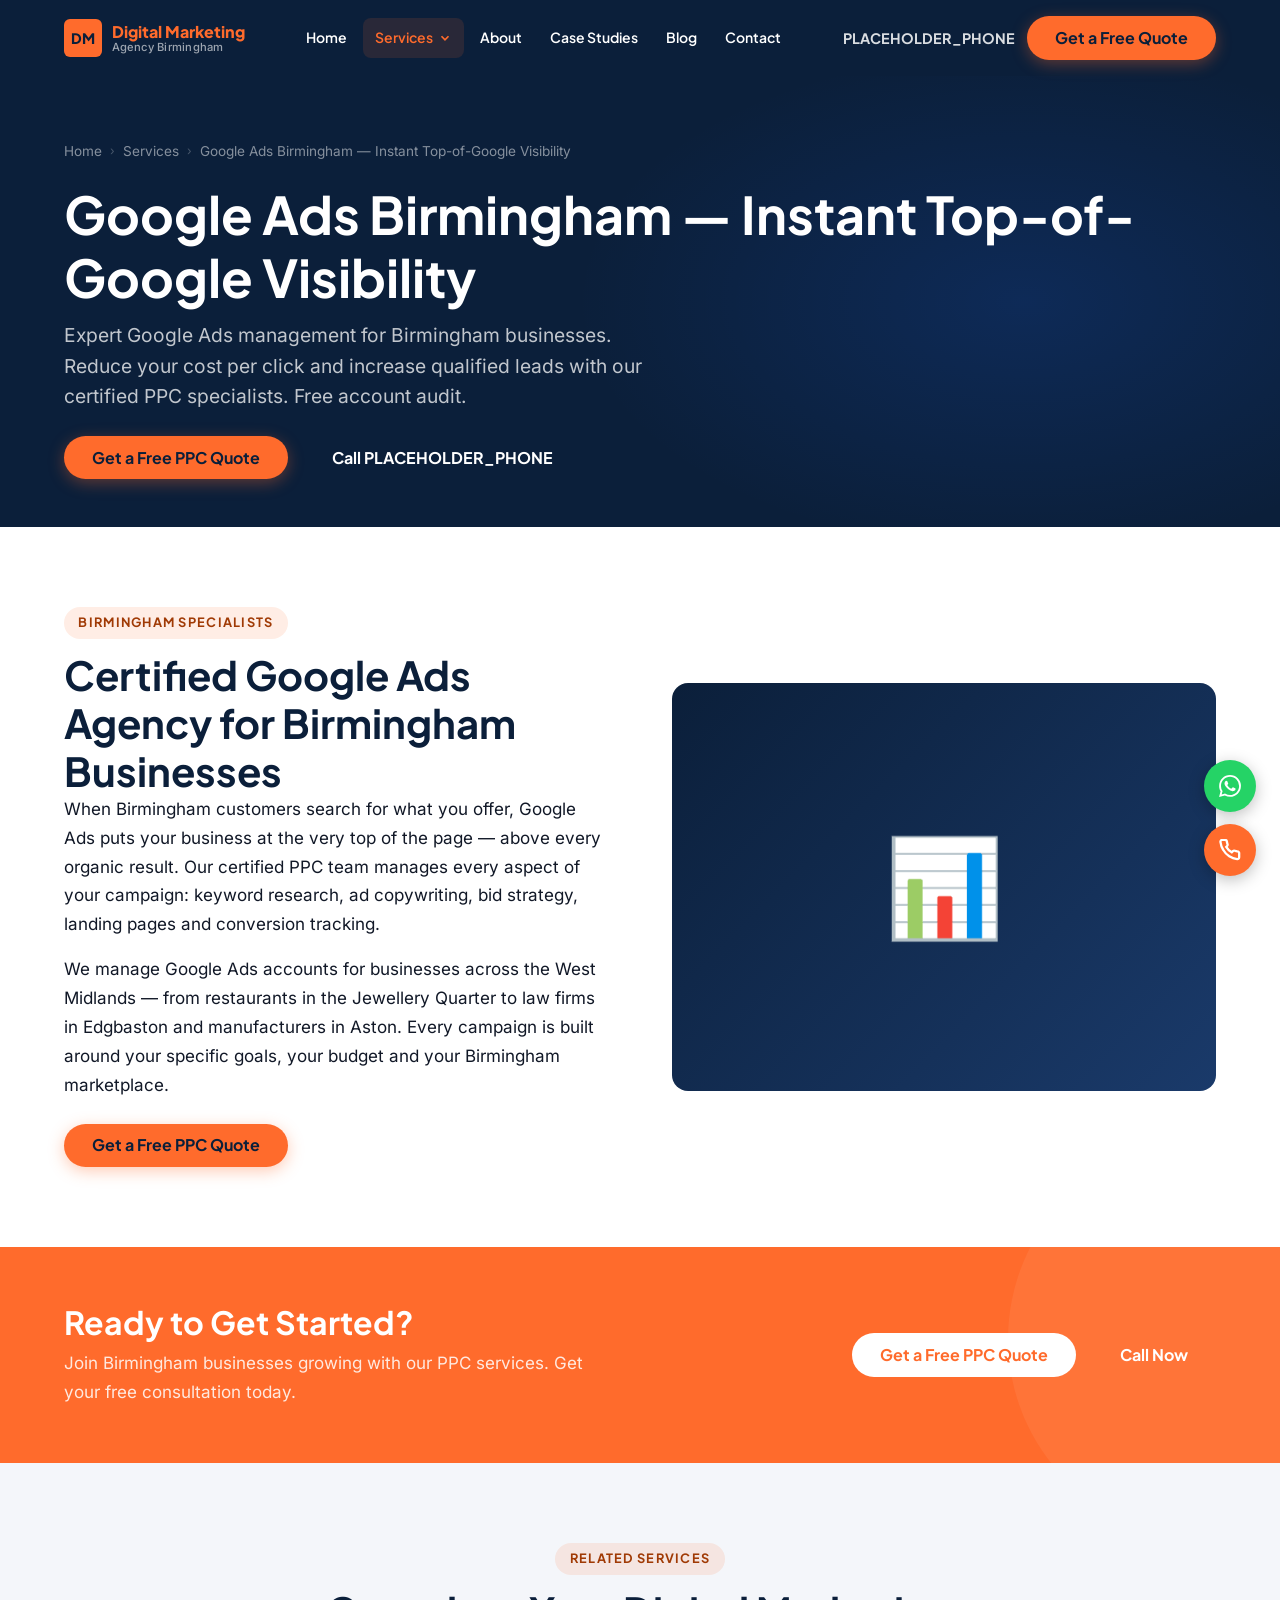
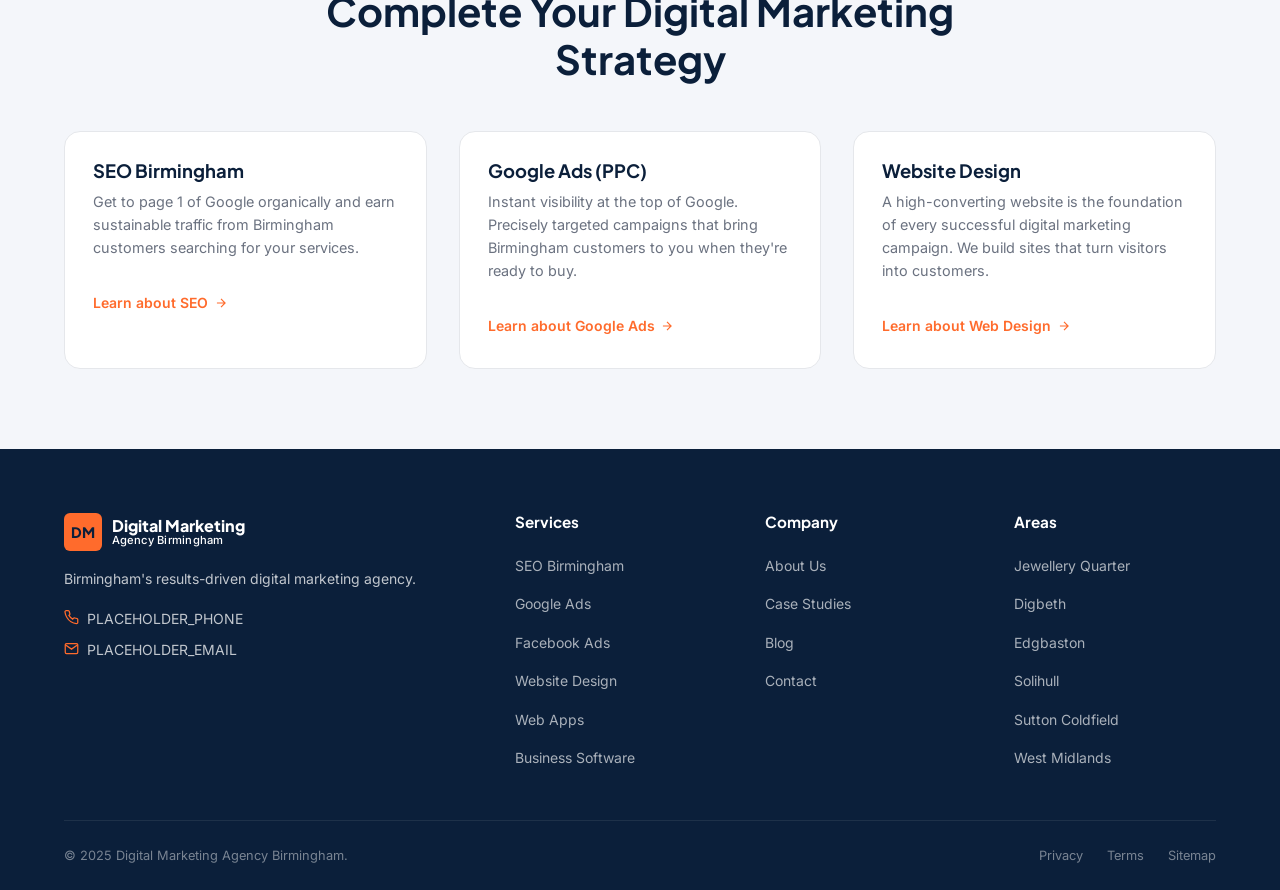
<file: services/google-ads-birmingham/index.html>
<!DOCTYPE html>
<html lang="en-GB">
<head>
  <meta charset="UTF-8">
  <meta name="viewport" content="width=device-width, initial-scale=1.0">
  <title>Google Ads Birmingham | PPC Management for West Midlands Businesses</title>
  <meta name="description" content="Expert Google Ads management for Birmingham businesses. Reduce your cost per click and increase qualified leads with our certified PPC specialists. Free account audit.">
  <link rel="canonical" href="https://www.digitalmarketingagencybirmingham.co.uk/services/google-ads-birmingham/">
  <meta property="og:title" content="Google Ads Birmingham | PPC Management for West Midlands Businesses">
  <meta property="og:description" content="Expert Google Ads management for Birmingham businesses. Reduce your cost per click and increase qualified leads with our certified PPC specialists. Free account audit.">
  <meta name="twitter:card" content="summary_large_image">
  <link rel="stylesheet" href="/assets/css/main.css?v=3">
  <script>
    window.addEventListener('load',function(){
      setTimeout(function(){
        var s=document.createElement('script');
        s.src='https://www.googletagmanager.com/gtag/js?id=G-PLACEHOLDER';
        s.async=true;document.head.appendChild(s);
        window.dataLayer=window.dataLayer||[];
        function gtag(){dataLayer.push(arguments)}
        gtag('js',new Date());gtag('config','G-PLACEHOLDER',{send_page_view:true});
      },2000);
    });
  </script>
<style data-critical="1">*,*::before,*::after{box-sizing:border-box;margin:0;padding:0}html{scroll-behavior:smooth}body{font-family:Inter,system-ui,sans-serif;font-size:17px;line-height:1.7;color:#111827;background:#fff;overflow-x:hidden;padding-top:0}a{color:#1E6BFF;text-decoration:none}ul{list-style:none}.container{width:100%;max-width:1200px;margin:0 auto;padding:0 24px}#header{position:sticky;top:0;z-index:1000;background:#0B1F3A;height:76px;display:flex;align-items:center}.logo{display:flex;align-items:center;gap:.6rem;text-decoration:none}.logo-mark{background:#FF6B2C;color:#0B1F3A;font-weight:800;font-size:.9rem;padding:.3rem .5rem;border-radius:6px}.logo-text{color:#fff;font-size:.95rem;font-weight:500}.logo-text strong{color:#FF6B2C}.hero{background:linear-gradient(135deg,#0B1F3A 0%,#1a3a6b 100%);min-height:90vh;display:flex;align-items:center;padding:120px 0 80px;position:relative;overflow:hidden;color:#fff}.btn{display:inline-flex;align-items:center;gap:.5rem;padding:.85rem 1.75rem;border-radius:50px;font-weight:700;font-size:1rem;cursor:pointer;transition:background-color .25s,color .25s,transform .25s,box-shadow .25s;border:none}.btn-orange{background:#FF6B2C;color:#0B1F3A}.fade-up{opacity:0;transform:translateY(28px);transition:opacity .6s ease,transform .6s ease}.fade-up.visible{opacity:1;transform:none}.nav-link{color:#fff!important}.nav-link:hover,.nav-link.active{color:#FF6B2C!important}.page-body{padding-top:0!important}</style>
</head>
<body class="page-body">
<header id="header" role="banner">
  <div class="container">
    <div class="header-inner">
      <a href="/" class="logo" aria-label="Digital Marketing Agency Birmingham"><div class="logo-mark" aria-hidden="true">DM</div><div class="logo-text"><strong>Digital Marketing</strong><span>Agency Birmingham</span></div></a>
      <nav class="nav" aria-label="Main navigation">
        <div class="nav-item"><a href="/" class="nav-link">Home</a></div>
        <div class="nav-item"><a href="/services/" class="nav-link active">Services <svg viewBox="0 0 16 16" fill="none" stroke="currentColor" stroke-width="2" width="14" height="14"><path d="M4 6l4 4 4-4"/></svg></a></div>
        <div class="nav-item"><a href="/about/" class="nav-link">About</a></div>
        <div class="nav-item"><a href="/case-studies/" class="nav-link">Case Studies</a></div>
        <div class="nav-item"><a href="/blog/" class="nav-link">Blog</a></div>
        <div class="nav-item"><a href="/contact/" class="nav-link">Contact</a></div>
      </nav>
      <div class="header-cta">
        <a href="tel:PLACEHOLDER_PHONE" class="header-phone" data-track-call>PLACEHOLDER_PHONE</a>
        <a href="/contact/" class="btn btn-primary btn-sm">Get a Free Quote</a>
        <button class="menu-toggle" aria-label="Open menu" aria-expanded="false"><span></span><span></span><span></span></button>
      </div>
    </div>
  </div>
</header>
<nav id="mobile-nav" class="mobile-nav" aria-label="Mobile navigation">
  <div class="mobile-nav-links">
    <a href="/">Home</a>
    <span class="sub-label">Services</span>
    <a class="sub-link" href="/services/seo-birmingham/">SEO Birmingham</a>
    <a class="sub-link" href="/services/google-ads-birmingham/">Google Ads</a>
    <a class="sub-link" href="/services/facebook-meta-ads-birmingham/">Facebook &amp; Meta Ads</a>
    <a class="sub-link" href="/services/website-design-development-birmingham/">Website Design</a>
    <a class="sub-link" href="/services/web-application-development-birmingham/">Web App Development</a>
    <a class="sub-link" href="/services/business-management-software-birmingham/">Business Software</a>
    <a href="/about/">About</a><a href="/case-studies/">Case Studies</a><a href="/blog/">Blog</a><a href="/contact/">Contact</a>
  </div>
  <a href="tel:PLACEHOLDER_PHONE" class="btn btn-secondary" style="margin-bottom:0.75rem;width:100%;justify-content:center;" data-track-call>PLACEHOLDER_PHONE</a>
  <a href="/contact/" class="btn btn-primary" style="width:100%;justify-content:center;">Get a Free Quote</a>
</nav>
<main id="main-content">
<section class="page-header">
  <div class="container">
    <nav class="breadcrumb" aria-label="Breadcrumb">
      <a href="/">Home</a><span class="breadcrumb-sep" aria-hidden="true">›</span>
      <a href="/services/">Services</a><span class="breadcrumb-sep" aria-hidden="true">›</span>
      <span aria-current="page">Google Ads Birmingham — Instant Top-of-Google Visibility</span>
    </nav>
    <h1>Google Ads Birmingham — Instant Top-of-Google Visibility</h1>
    <p class="lead">Expert Google Ads management for Birmingham businesses. Reduce your cost per click and increase qualified leads with our certified PPC specialists. Free account audit.</p>
    <div style="margin-top:1.5rem;display:flex;gap:1rem;flex-wrap:wrap;">
      <a href="/contact/" class="btn btn-primary">Get a Free PPC Quote</a>
      <a href="tel:PLACEHOLDER_PHONE" class="btn btn-secondary-white" data-track-call>Call PLACEHOLDER_PHONE</a>
    </div>
  </div>
</section>

<section class="section">
  <div class="container">
    <div class="service-intro">
      <div>
        <span class="section-tag">Birmingham Specialists</span>
        <h2>Certified Google Ads Agency for Birmingham Businesses</h2>
        <p>When Birmingham customers search for what you offer, Google Ads puts your business at the very top of the page — above every organic result. Our certified PPC team manages every aspect of your campaign: keyword research, ad copywriting, bid strategy, landing pages and conversion tracking.</p>
        <p>We manage Google Ads accounts for businesses across the West Midlands — from restaurants in the Jewellery Quarter to law firms in Edgbaston and manufacturers in Aston. Every campaign is built around your specific goals, your budget and your Birmingham marketplace.</p>
        <div style="margin-top:1.5rem;">
          <a href="/contact/" class="btn btn-primary">Get a Free PPC Quote</a>
        </div>
      </div>
      <div class="service-intro-image" aria-hidden="true" style="font-size:6rem;">📊</div>
    </div>
  </div>
</section>

<section class="cta-band">
  <div class="container">
    <div class="cta-band-inner">
      <div>
        <h2>Ready to Get Started?</h2>
        <p>Join Birmingham businesses growing with our PPC services. Get your free consultation today.</p>
      </div>
      <div class="cta-band-actions">
        <a href="/contact/" class="btn btn-white btn-lg">Get a Free PPC Quote</a>
        <a href="tel:PLACEHOLDER_PHONE" class="btn btn-secondary-white btn-lg" data-track-call>Call Now</a>
      </div>
    </div>
  </div>
</section>

<section class="section section--grey">
  <div class="container">
    <div class="section-header text-center">
      <span class="section-tag">Related Services</span>
      <h2>Complete Your Digital Marketing Strategy</h2>
    </div>
    <div class="grid grid--3">
      <div class="card fade-up"><h3>SEO Birmingham</h3><p>Get to page 1 of Google organically and earn sustainable traffic from Birmingham customers searching for your services.</p><a href="/services/seo-birmingham/" class="card-link">Learn about SEO <svg viewBox="0 0 24 24" fill="none" stroke="currentColor" stroke-width="2" width="14" height="14"><path d="M5 12h14m-7-7 7 7-7 7"/></svg></a></div>
      <div class="card fade-up"><h3>Google Ads (PPC)</h3><p>Instant visibility at the top of Google. Precisely targeted campaigns that bring Birmingham customers to you when they're ready to buy.</p><a href="/services/google-ads-birmingham/" class="card-link">Learn about Google Ads <svg viewBox="0 0 24 24" fill="none" stroke="currentColor" stroke-width="2" width="14" height="14"><path d="M5 12h14m-7-7 7 7-7 7"/></svg></a></div>
      <div class="card fade-up"><h3>Website Design</h3><p>A high-converting website is the foundation of every successful digital marketing campaign. We build sites that turn visitors into customers.</p><a href="/services/website-design-development-birmingham/" class="card-link">Learn about Web Design <svg viewBox="0 0 24 24" fill="none" stroke="currentColor" stroke-width="2" width="14" height="14"><path d="M5 12h14m-7-7 7 7-7 7"/></svg></a></div>
    </div>
  </div>
</section>
</main>

<footer role="contentinfo">
  <div class="container">
    <div class="footer-grid">
      <div class="footer-brand">
        <a href="/" class="logo"><div class="logo-mark" style="background:var(--orange);" aria-hidden="true">DM</div><div class="logo-text"><strong>Digital Marketing</strong><span>Agency Birmingham</span></div></a>
        <p class="footer-desc">Birmingham's results-driven digital marketing agency.</p>
        <div class="footer-contact">
          <div class="footer-contact-item"><svg width="15" height="15" viewBox="0 0 24 24" fill="none" stroke="currentColor" stroke-width="2" aria-hidden="true"><path d="M22 16.92v3a2 2 0 0 1-2.18 2 19.79 19.79 0 0 1-8.63-3.07A19.5 19.5 0 0 1 4.69 12 19.79 19.79 0 0 1 1.61 3.45 2 2 0 0 1 3.59 1h3a2 2 0 0 1 2 1.72c.127.96.361 1.903.7 2.81a2 2 0 0 1-.45 2.11L7.91 8.56a16 16 0 0 0 6 6l1.27-1.27a2 2 0 0 1 2.11-.45c.907.339 1.85.573 2.81.7A2 2 0 0 1 22 15.92v1z"/></svg><a href="tel:PLACEHOLDER_PHONE" data-track-call>PLACEHOLDER_PHONE</a></div>
          <div class="footer-contact-item"><svg width="15" height="15" viewBox="0 0 24 24" fill="none" stroke="currentColor" stroke-width="2" aria-hidden="true"><path d="M4 4h16c1.1 0 2 .9 2 2v12c0 1.1-.9 2-2 2H4c-1.1 0-2-.9-2-2V6c0-1.1.9-2 2-2z"/><polyline points="22,6 12,13 2,6"/></svg><a href="mailto:PLACEHOLDER_EMAIL">PLACEHOLDER_EMAIL</a></div>
        </div>
      </div>
      <div class="footer-col"><h4>Services</h4><ul class="footer-links"><li><a href="/services/seo-birmingham/">SEO Birmingham</a></li><li><a href="/services/google-ads-birmingham/">Google Ads</a></li><li><a href="/services/facebook-meta-ads-birmingham/">Facebook Ads</a></li><li><a href="/services/website-design-development-birmingham/">Website Design</a></li><li><a href="/services/web-application-development-birmingham/">Web Apps</a></li><li><a href="/services/business-management-software-birmingham/">Business Software</a></li></ul></div>
      <div class="footer-col"><h4>Company</h4><ul class="footer-links"><li><a href="/about/">About Us</a></li><li><a href="/case-studies/">Case Studies</a></li><li><a href="/blog/">Blog</a></li><li><a href="/contact/">Contact</a></li></ul></div>
      <div class="footer-col"><h4>Areas</h4><ul class="footer-links"><li><a href="/areas/">Jewellery Quarter</a></li><li><a href="/areas/">Digbeth</a></li><li><a href="/areas/">Edgbaston</a></li><li><a href="/areas/">Solihull</a></li><li><a href="/areas/">Sutton Coldfield</a></li><li><a href="/areas/">West Midlands</a></li></ul></div>
    </div>
    <div class="footer-bottom"><span>© 2025 Digital Marketing Agency Birmingham.</span><div class="footer-bottom-links"><a href="/privacy-policy/">Privacy</a><a href="/terms/">Terms</a><a href="/sitemap.xml">Sitemap</a></div></div>
  </div>
</footer>

<div class="floating-actions" aria-label="Quick contact">
  <a href="https://wa.me/44PLACEHOLDER_WA" class="floating-btn floating-whatsapp" target="_blank" rel="noopener" data-track-whatsapp aria-label="WhatsApp"><svg viewBox="0 0 24 24" fill="currentColor" aria-hidden="true"><path d="M17.472 14.382c-.297-.149-1.758-.867-2.03-.967-.273-.099-.471-.148-.67.15-.197.297-.767.966-.94 1.164-.173.199-.347.223-.644.075-.297-.15-1.255-.463-2.39-1.475-.883-.788-1.48-1.761-1.653-2.059-.173-.297-.018-.458.13-.606.134-.133.298-.347.446-.52.149-.174.198-.298.298-.497.099-.198.05-.371-.025-.52-.075-.149-.669-1.612-.916-2.207-.242-.579-.487-.5-.669-.51-.173-.008-.371-.01-.57-.01-.198 0-.52.074-.792.372-.272.297-1.04 1.016-1.04 2.479 0 1.462 1.065 2.875 1.213 3.074.149.198 2.096 3.2 5.077 4.487.709.306 1.262.489 1.694.625.712.227 1.36.195 1.871.118.571-.085 1.758-.719 2.006-1.413.248-.694.248-1.289.173-1.413-.074-.124-.272-.198-.57-.347m-5.421 7.403h-.004a9.87 9.87 0 0 1-5.031-1.378l-.361-.214-3.741.982.998-3.648-.235-.374a9.86 9.86 0 0 1-1.51-5.26c.001-5.45 4.436-9.884 9.888-9.884 2.64 0 5.122 1.03 6.988 2.898a9.825 9.825 0 0 1 2.893 6.994c-.003 5.45-4.437 9.884-9.885 9.884m8.413-18.297A11.815 11.815 0 0 0 12.05 0C5.495 0 .16 5.335.157 11.892c0 2.096.547 4.142 1.588 5.945L.057 24l6.305-1.654a11.882 11.882 0 0 0 5.683 1.448h.005c6.554 0 11.89-5.335 11.893-11.893a11.821 11.821 0 0 0-3.48-8.413Z"/></svg></a>
  <a href="tel:PLACEHOLDER_PHONE" class="floating-btn floating-call" data-track-call aria-label="Call"><svg viewBox="0 0 24 24" fill="none" stroke="currentColor" stroke-width="2.5" aria-hidden="true"><path d="M22 16.92v3a2 2 0 0 1-2.18 2 19.79 19.79 0 0 1-8.63-3.07A19.5 19.5 0 0 1 4.69 12 19.79 19.79 0 0 1 1.61 3.45 2 2 0 0 1 3.59 1h3a2 2 0 0 1 2 1.72c.127.96.361 1.903.7 2.81a2 2 0 0 1-.45 2.11L7.91 8.56a16 16 0 0 0 6 6l1.27-1.27a2 2 0 0 1 2.11-.45c.907.339 1.85.573 2.81.7A2 2 0 0 1 22 15.92v1z"/></svg></a>
</div>
<script src="/assets/js/main.js" defer></script>
</body>
</html>
</file>
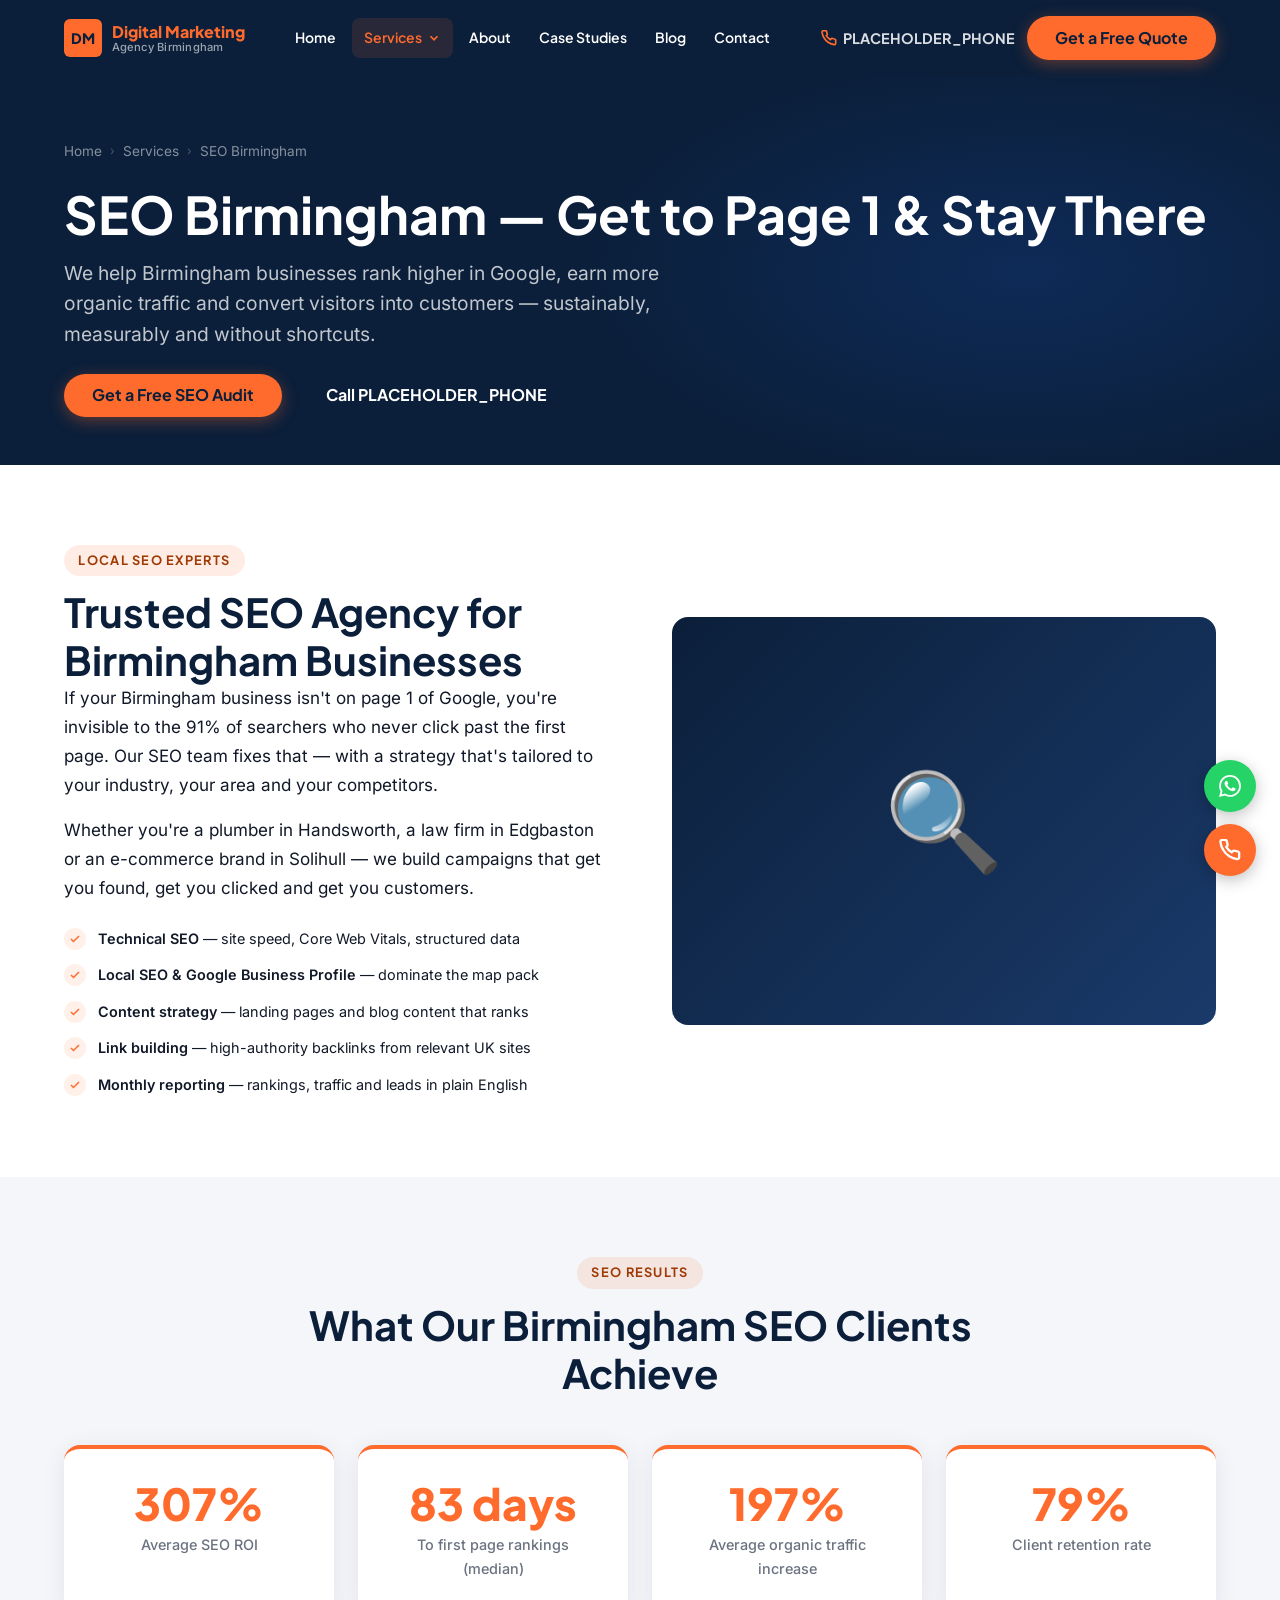
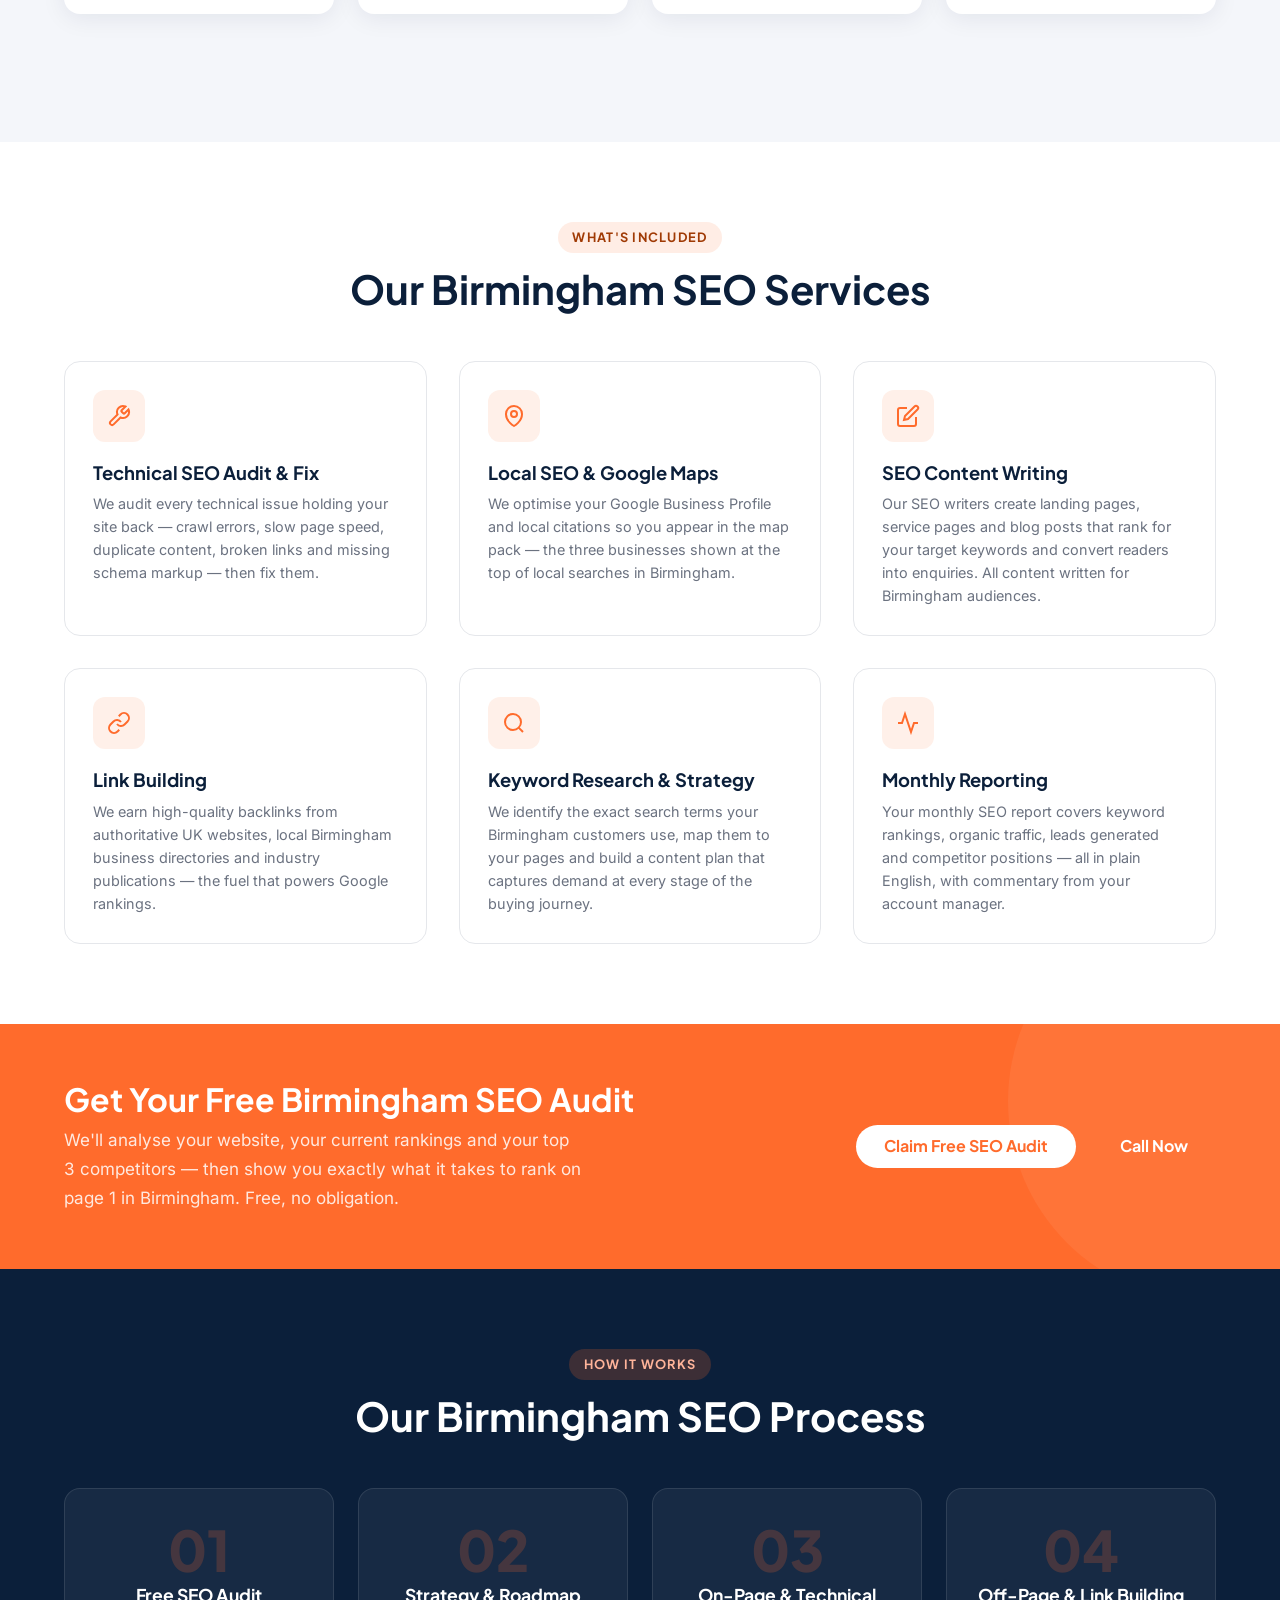
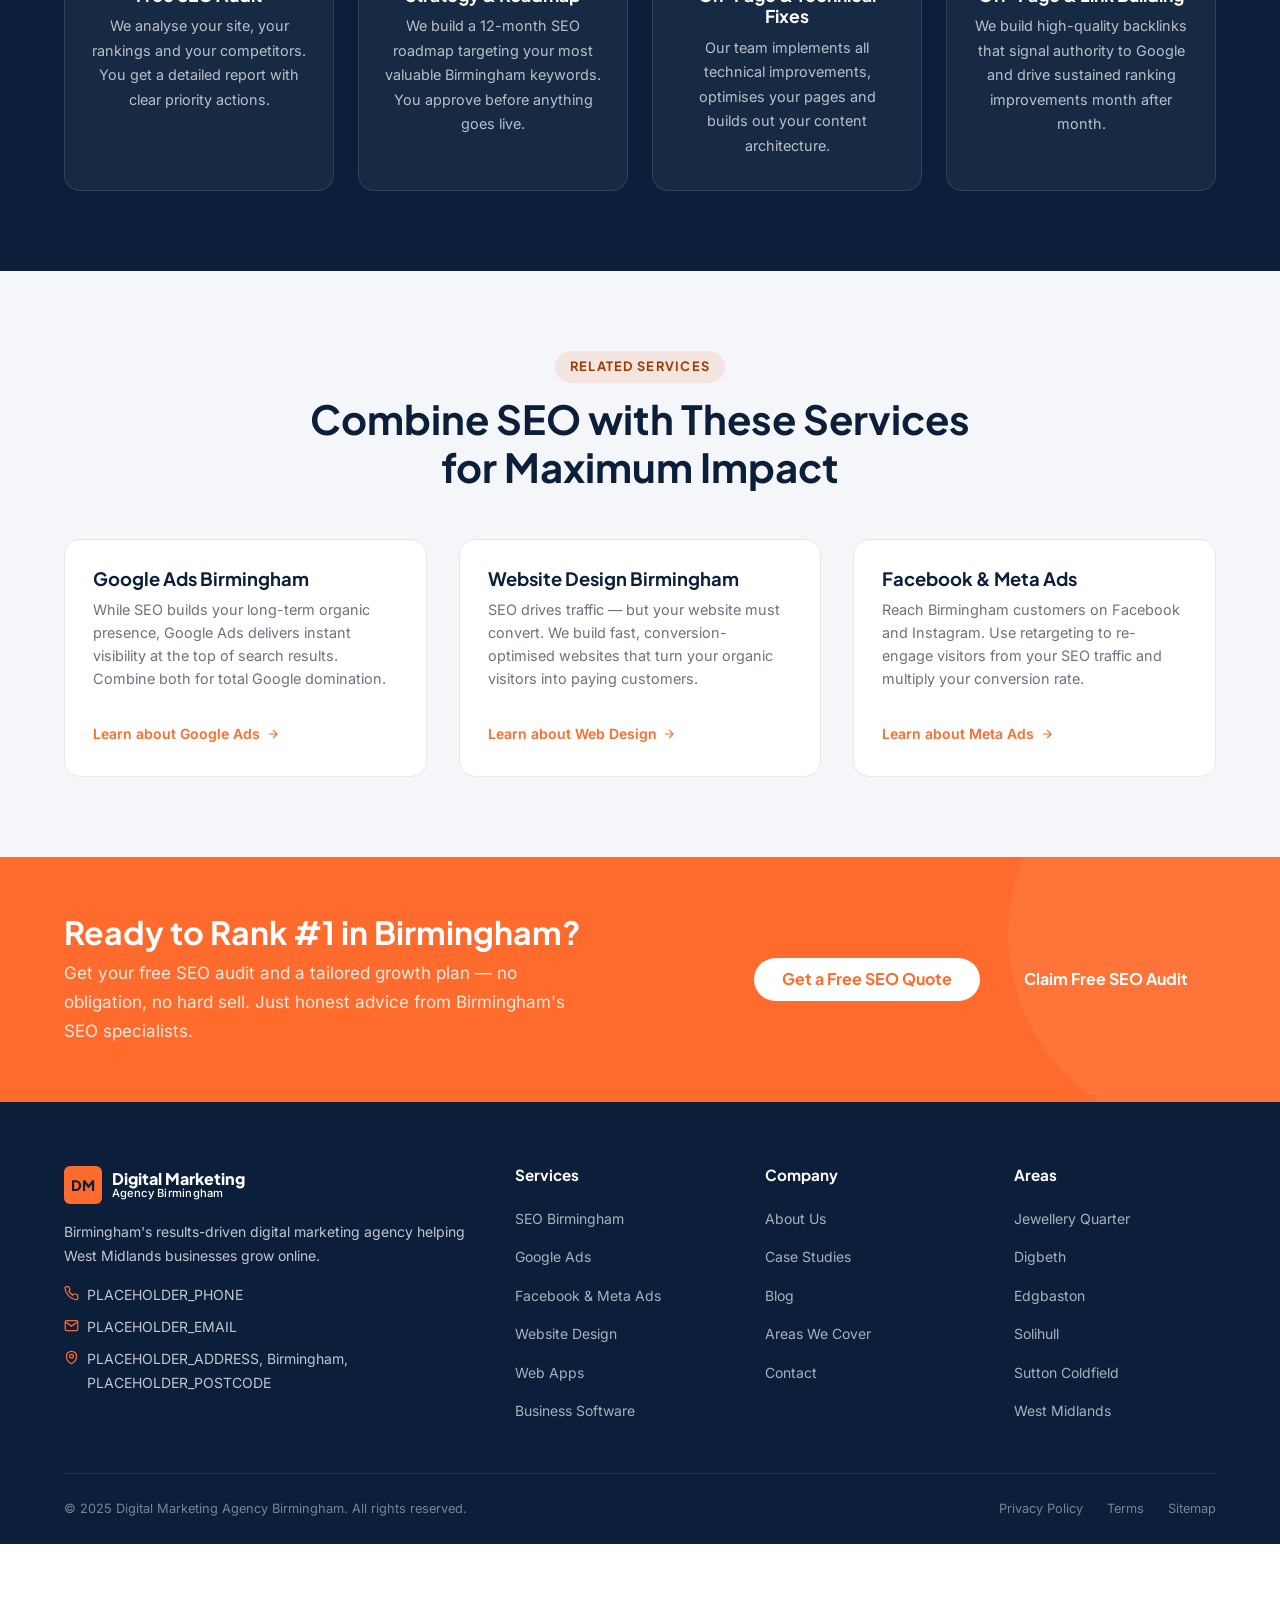
<file: services/seo-birmingham/index.html>
<!DOCTYPE html>
<html lang="en-GB">
<head>
  <meta charset="UTF-8">
  <meta name="viewport" content="width=device-width, initial-scale=1.0">
  <title>SEO Birmingham | #1 Rankings for West Midlands Businesses</title>
  <meta name="description" content="Expert SEO services in Birmingham. We rank local businesses on page 1 of Google. Technical SEO, local SEO, content & link building. Free SEO audit.">
  <link rel="canonical" href="https://www.digitalmarketingagencybirmingham.co.uk/services/seo-birmingham/">
  <meta property="og:title" content="SEO Birmingham | #1 Rankings for West Midlands Businesses">
  <meta property="og:description" content="Expert SEO services in Birmingham. We rank local businesses on page 1 of Google. Technical SEO, local SEO, content & link building.">
  <meta property="og:url" content="https://www.digitalmarketingagencybirmingham.co.uk/services/seo-birmingham/">
  <meta name="twitter:card" content="summary_large_image">
  <link rel="stylesheet" href="/assets/css/main.css?v=3">
  <script>
    window.addEventListener('load',function(){
      setTimeout(function(){
        var s=document.createElement('script');
        s.src='https://www.googletagmanager.com/gtag/js?id=G-PLACEHOLDER';
        s.async=true;document.head.appendChild(s);
        window.dataLayer=window.dataLayer||[];
        function gtag(){dataLayer.push(arguments)}
        gtag('js',new Date());gtag('config','G-PLACEHOLDER',{send_page_view:true});
      },2000);
    });
  </script>
  <script type="application/ld+json">
  {
    "@context": "https://schema.org",
    "@type": "Service",
    "name": "SEO Birmingham",
    "provider": { "@type": "ProfessionalService", "name": "Digital Marketing Agency Birmingham", "url": "https://www.digitalmarketingagencybirmingham.co.uk" },
    "description": "Expert search engine optimisation services for Birmingham businesses. Technical SEO, local SEO, content marketing and link building to achieve page 1 Google rankings.",
    "areaServed": "Birmingham, West Midlands",
    "url": "https://www.digitalmarketingagencybirmingham.co.uk/services/seo-birmingham/"
  }
  </script>
<style data-critical="1">*,*::before,*::after{box-sizing:border-box;margin:0;padding:0}html{scroll-behavior:smooth}body{font-family:Inter,system-ui,sans-serif;font-size:17px;line-height:1.7;color:#111827;background:#fff;overflow-x:hidden;padding-top:0}a{color:#1E6BFF;text-decoration:none}ul{list-style:none}.container{width:100%;max-width:1200px;margin:0 auto;padding:0 24px}#header{position:sticky;top:0;z-index:1000;background:#0B1F3A;height:76px;display:flex;align-items:center}.logo{display:flex;align-items:center;gap:.6rem;text-decoration:none}.logo-mark{background:#FF6B2C;color:#0B1F3A;font-weight:800;font-size:.9rem;padding:.3rem .5rem;border-radius:6px}.logo-text{color:#fff;font-size:.95rem;font-weight:500}.logo-text strong{color:#FF6B2C}.hero{background:linear-gradient(135deg,#0B1F3A 0%,#1a3a6b 100%);min-height:90vh;display:flex;align-items:center;padding:120px 0 80px;position:relative;overflow:hidden;color:#fff}.btn{display:inline-flex;align-items:center;gap:.5rem;padding:.85rem 1.75rem;border-radius:50px;font-weight:700;font-size:1rem;cursor:pointer;transition:background-color .25s,color .25s,transform .25s,box-shadow .25s;border:none}.btn-orange{background:#FF6B2C;color:#0B1F3A}.fade-up{opacity:0;transform:translateY(28px);transition:opacity .6s ease,transform .6s ease}.fade-up.visible{opacity:1;transform:none}.nav-link{color:#fff!important}.nav-link:hover,.nav-link.active{color:#FF6B2C!important}.page-body{padding-top:0!important}</style>
</head>
<body class="page-body">

<!-- HEADER (shared) -->
<header id="header" role="banner">
  <div class="container">
    <div class="header-inner">
      <a href="/" class="logo" aria-label="Digital Marketing Agency Birmingham – Home">
        <div class="logo-mark" aria-hidden="true">DM</div>
        <div class="logo-text"><strong>Digital Marketing</strong><span>Agency Birmingham</span></div>
      </a>
      <nav class="nav" aria-label="Main navigation">
        <div class="nav-item"><a href="/" class="nav-link">Home</a></div>
        <div class="nav-item">
          <a href="/services/" class="nav-link active" aria-haspopup="true">Services <svg viewBox="0 0 16 16" fill="none" stroke="currentColor" stroke-width="2" width="14" height="14"><path d="M4 6l4 4 4-4"/></svg></a>
          <div class="dropdown" role="menu">
            <a href="/services/seo-birmingham/" role="menuitem"><span class="dropdown-icon"><svg width="16" height="16" viewBox="0 0 24 24" fill="none" stroke="currentColor" stroke-width="2"><circle cx="11" cy="11" r="8"/><path d="m21 21-4.35-4.35"/></svg></span><div><strong>SEO</strong><br><small>Rank higher in Birmingham</small></div></a>
            <a href="/services/google-ads-birmingham/" role="menuitem"><span class="dropdown-icon"><svg width="16" height="16" viewBox="0 0 24 24" fill="none" stroke="currentColor" stroke-width="2"><path d="M3 3l7 7m0 0v-6m0 6H4m17-7-7 7m0 0v-6m0 6h6"/></svg></span><div><strong>Google Ads</strong><br><small>Instant targeted traffic</small></div></a>
            <a href="/services/facebook-meta-ads-birmingham/" role="menuitem"><span class="dropdown-icon"><svg width="16" height="16" viewBox="0 0 24 24" fill="none" stroke="currentColor" stroke-width="2"><path d="M18 2h-3a5 5 0 0 0-5 5v3H7v4h3v8h4v-8h3l1-4h-4V7a1 1 0 0 1 1-1h3z"/></svg></span><div><strong>Facebook &amp; Meta Ads</strong><br><small>Social media advertising</small></div></a>
            <a href="/services/website-design-development-birmingham/" role="menuitem"><span class="dropdown-icon"><svg width="16" height="16" viewBox="0 0 24 24" fill="none" stroke="currentColor" stroke-width="2"><rect x="2" y="3" width="20" height="14" rx="2"/><path d="M8 21h8m-4-4v4"/></svg></span><div><strong>Website Design</strong><br><small>Conversion-focused sites</small></div></a>
            <a href="/services/web-application-development-birmingham/" role="menuitem"><span class="dropdown-icon"><svg width="16" height="16" viewBox="0 0 24 24" fill="none" stroke="currentColor" stroke-width="2"><polyline points="16 18 22 12 16 6"/><polyline points="8 6 2 12 8 18"/></svg></span><div><strong>Web App Development</strong><br><small>Custom digital tools</small></div></a>
            <a href="/services/business-management-software-birmingham/" role="menuitem"><span class="dropdown-icon"><svg width="16" height="16" viewBox="0 0 24 24" fill="none" stroke="currentColor" stroke-width="2"><rect x="2" y="2" width="20" height="8" rx="2"/><rect x="2" y="14" width="20" height="8" rx="2"/></svg></span><div><strong>Business Software</strong><br><small>CRM, ERP &amp; automation</small></div></a>
          </div>
        </div>
        <div class="nav-item"><a href="/about/" class="nav-link">About</a></div>
        <div class="nav-item"><a href="/case-studies/" class="nav-link">Case Studies</a></div>
        <div class="nav-item"><a href="/blog/" class="nav-link">Blog</a></div>
        <div class="nav-item"><a href="/contact/" class="nav-link">Contact</a></div>
      </nav>
      <div class="header-cta">
        <a href="tel:PLACEHOLDER_PHONE" class="header-phone" data-track-call aria-label="Call us"><svg width="16" height="16" viewBox="0 0 24 24" fill="none" stroke="currentColor" stroke-width="2.5" aria-hidden="true"><path d="M22 16.92v3a2 2 0 0 1-2.18 2 19.79 19.79 0 0 1-8.63-3.07A19.5 19.5 0 0 1 4.69 12 19.79 19.79 0 0 1 1.61 3.45 2 2 0 0 1 3.59 1h3a2 2 0 0 1 2 1.72c.127.96.361 1.903.7 2.81a2 2 0 0 1-.45 2.11L7.91 8.56a16 16 0 0 0 6 6l1.27-1.27a2 2 0 0 1 2.11-.45c.907.339 1.85.573 2.81.7A2 2 0 0 1 22 15.92v1z"/></svg>PLACEHOLDER_PHONE</a>
        <a href="/contact/" class="btn btn-primary btn-sm">Get a Free Quote</a>
        <button class="menu-toggle" aria-label="Open menu" aria-expanded="false"><span></span><span></span><span></span></button>
      </div>
    </div>
  </div>
</header>
<nav id="mobile-nav" class="mobile-nav" aria-label="Mobile navigation">
  <div class="mobile-nav-links">
    <a href="/">Home</a>
    <span class="sub-label">Services</span>
    <a class="sub-link" href="/services/seo-birmingham/">SEO Birmingham</a>
    <a class="sub-link" href="/services/google-ads-birmingham/">Google Ads</a>
    <a class="sub-link" href="/services/facebook-meta-ads-birmingham/">Facebook &amp; Meta Ads</a>
    <a class="sub-link" href="/services/website-design-development-birmingham/">Website Design</a>
    <a class="sub-link" href="/services/web-application-development-birmingham/">Web App Development</a>
    <a class="sub-link" href="/services/business-management-software-birmingham/">Business Software</a>
    <a href="/about/">About</a><a href="/case-studies/">Case Studies</a><a href="/blog/">Blog</a><a href="/contact/">Contact</a>
  </div>
  <a href="tel:PLACEHOLDER_PHONE" class="btn btn-secondary" style="margin-bottom:0.75rem;width:100%;justify-content:center;" data-track-call>PLACEHOLDER_PHONE</a>
  <a href="/contact/" class="btn btn-primary" style="width:100%;justify-content:center;">Get a Free Quote</a>
</nav>

<main id="main-content">
<!-- PAGE HEADER -->
<section class="page-header">
  <div class="container">
    <nav class="breadcrumb" aria-label="Breadcrumb">
      <a href="/">Home</a><span class="breadcrumb-sep" aria-hidden="true">›</span>
      <a href="/services/">Services</a><span class="breadcrumb-sep" aria-hidden="true">›</span>
      <span aria-current="page">SEO Birmingham</span>
    </nav>
    <h1>SEO Birmingham — Get to Page 1 &amp; Stay There</h1>
    <p class="lead">We help Birmingham businesses rank higher in Google, earn more organic traffic and convert visitors into customers — sustainably, measurably and without shortcuts.</p>
    <div style="margin-top:1.5rem;display:flex;gap:1rem;flex-wrap:wrap;">
      <a href="/contact/" class="btn btn-primary">Get a Free SEO Audit</a>
      <a href="tel:PLACEHOLDER_PHONE" class="btn btn-secondary-white" data-track-call>Call PLACEHOLDER_PHONE</a>
    </div>
  </div>
</section>

<!-- INTRO -->
<section class="section">
  <div class="container">
    <div class="service-intro">
      <div>
        <span class="section-tag">Local SEO Experts</span>
        <h2>Trusted SEO Agency for Birmingham Businesses</h2>
        <p>If your Birmingham business isn't on page 1 of Google, you're invisible to the 91% of searchers who never click past the first page. Our SEO team fixes that — with a strategy that's tailored to your industry, your area and your competitors.</p>
        <p>Whether you're a plumber in Handsworth, a law firm in Edgbaston or an e-commerce brand in Solihull — we build campaigns that get you found, get you clicked and get you customers.</p>
        <div class="features-list" style="margin-top:1.5rem;">
          <div class="feature-item"><div class="feature-check" aria-hidden="true"><svg width="12" height="12" viewBox="0 0 24 24" fill="none" stroke="currentColor" stroke-width="3"><path d="M20 6L9 17l-5-5"/></svg></div><p><strong>Technical SEO</strong> — site speed, Core Web Vitals, structured data</p></div>
          <div class="feature-item"><div class="feature-check" aria-hidden="true"><svg width="12" height="12" viewBox="0 0 24 24" fill="none" stroke="currentColor" stroke-width="3"><path d="M20 6L9 17l-5-5"/></svg></div><p><strong>Local SEO &amp; Google Business Profile</strong> — dominate the map pack</p></div>
          <div class="feature-item"><div class="feature-check" aria-hidden="true"><svg width="12" height="12" viewBox="0 0 24 24" fill="none" stroke="currentColor" stroke-width="3"><path d="M20 6L9 17l-5-5"/></svg></div><p><strong>Content strategy</strong> — landing pages and blog content that ranks</p></div>
          <div class="feature-item"><div class="feature-check" aria-hidden="true"><svg width="12" height="12" viewBox="0 0 24 24" fill="none" stroke="currentColor" stroke-width="3"><path d="M20 6L9 17l-5-5"/></svg></div><p><strong>Link building</strong> — high-authority backlinks from relevant UK sites</p></div>
          <div class="feature-item"><div class="feature-check" aria-hidden="true"><svg width="12" height="12" viewBox="0 0 24 24" fill="none" stroke="currentColor" stroke-width="3"><path d="M20 6L9 17l-5-5"/></svg></div><p><strong>Monthly reporting</strong> — rankings, traffic and leads in plain English</p></div>
        </div>
      </div>
      <div class="service-intro-image" aria-hidden="true" style="font-size:6rem;">🔍</div>
    </div>
  </div>
</section>

<!-- RESULTS -->
<section class="section section--grey">
  <div class="container">
    <div class="section-header text-center">
      <span class="section-tag">SEO Results</span>
      <h2>What Our Birmingham SEO Clients Achieve</h2>
    </div>
    <div class="results-grid">
      <div class="result-card fade-up"><span class="result-number" data-counter data-target="340" data-suffix="%">340%</span><div class="result-label">Average SEO ROI</div></div>
      <div class="result-card fade-up"><span class="result-number" data-counter data-target="92" data-suffix=" days">92 days</span><div class="result-label">To first page rankings (median)</div></div>
      <div class="result-card fade-up"><span class="result-number" data-counter data-target="218" data-suffix="%">218%</span><div class="result-label">Average organic traffic increase</div></div>
      <div class="result-card fade-up"><span class="result-number" data-counter data-target="87" data-suffix="%">87%</span><div class="result-label">Client retention rate</div></div>
    </div>
  </div>
</section>

<!-- WHAT'S INCLUDED -->
<section class="section">
  <div class="container">
    <div class="section-header text-center">
      <span class="section-tag">What's Included</span>
      <h2>Our Birmingham SEO Services</h2>
    </div>
    <div class="grid grid--3">
      <div class="card fade-up">
        <div class="card-icon" aria-hidden="true"><svg width="24" height="24" viewBox="0 0 24 24" fill="none" stroke="currentColor" stroke-width="2"><path d="M14.7 6.3a1 1 0 0 0 0 1.4l1.6 1.6a1 1 0 0 0 1.4 0l3.77-3.77a6 6 0 0 1-7.94 7.94l-6.91 6.91a2.12 2.12 0 0 1-3-3l6.91-6.91a6 6 0 0 1 7.94-7.94l-3.76 3.76z"/></svg></div>
        <h3>Technical SEO Audit &amp; Fix</h3>
        <p>We audit every technical issue holding your site back — crawl errors, slow page speed, duplicate content, broken links and missing schema markup — then fix them.</p>
      </div>
      <div class="card fade-up">
        <div class="card-icon" aria-hidden="true"><svg width="24" height="24" viewBox="0 0 24 24" fill="none" stroke="currentColor" stroke-width="2"><path d="M12 22s-8-4.5-8-11.8A8 8 0 0 1 12 2a8 8 0 0 1 8 8.2c0 7.3-8 11.8-8 11.8z"/><circle cx="12" cy="10" r="3"/></svg></div>
        <h3>Local SEO &amp; Google Maps</h3>
        <p>We optimise your Google Business Profile and local citations so you appear in the map pack — the three businesses shown at the top of local searches in Birmingham.</p>
      </div>
      <div class="card fade-up">
        <div class="card-icon" aria-hidden="true"><svg width="24" height="24" viewBox="0 0 24 24" fill="none" stroke="currentColor" stroke-width="2"><path d="M11 4H4a2 2 0 0 0-2 2v14a2 2 0 0 0 2 2h14a2 2 0 0 0 2-2v-7"/><path d="M18.5 2.5a2.121 2.121 0 0 1 3 3L12 15l-4 1 1-4 9.5-9.5z"/></svg></div>
        <h3>SEO Content Writing</h3>
        <p>Our SEO writers create landing pages, service pages and blog posts that rank for your target keywords and convert readers into enquiries. All content written for Birmingham audiences.</p>
      </div>
      <div class="card fade-up">
        <div class="card-icon" aria-hidden="true"><svg width="24" height="24" viewBox="0 0 24 24" fill="none" stroke="currentColor" stroke-width="2"><path d="M10 13a5 5 0 0 0 7.54.54l3-3a5 5 0 0 0-7.07-7.07l-1.72 1.71"/><path d="M14 11a5 5 0 0 0-7.54-.54l-3 3a5 5 0 0 0 7.07 7.07l1.71-1.71"/></svg></div>
        <h3>Link Building</h3>
        <p>We earn high-quality backlinks from authoritative UK websites, local Birmingham business directories and industry publications — the fuel that powers Google rankings.</p>
      </div>
      <div class="card fade-up">
        <div class="card-icon" aria-hidden="true"><svg width="24" height="24" viewBox="0 0 24 24" fill="none" stroke="currentColor" stroke-width="2"><circle cx="11" cy="11" r="8"/><path d="m21 21-4.35-4.35"/></svg></div>
        <h3>Keyword Research &amp; Strategy</h3>
        <p>We identify the exact search terms your Birmingham customers use, map them to your pages and build a content plan that captures demand at every stage of the buying journey.</p>
      </div>
      <div class="card fade-up">
        <div class="card-icon" aria-hidden="true"><svg width="24" height="24" viewBox="0 0 24 24" fill="none" stroke="currentColor" stroke-width="2"><polyline points="22 12 18 12 15 21 9 3 6 12 2 12"/></svg></div>
        <h3>Monthly Reporting</h3>
        <p>Your monthly SEO report covers keyword rankings, organic traffic, leads generated and competitor positions — all in plain English, with commentary from your account manager.</p>
      </div>
    </div>
  </div>
</section>

<!-- CTA BAND -->
<section class="cta-band">
  <div class="container">
    <div class="cta-band-inner">
      <div>
        <h2>Get Your Free Birmingham SEO Audit</h2>
        <p>We'll analyse your website, your current rankings and your top 3 competitors — then show you exactly what it takes to rank on page 1 in Birmingham. Free, no obligation.</p>
      </div>
      <div class="cta-band-actions">
        <a href="/contact/?audit=1" class="btn btn-white btn-lg">Claim Free SEO Audit</a>
        <a href="tel:PLACEHOLDER_PHONE" class="btn btn-secondary-white btn-lg" data-track-call>Call Now</a>
      </div>
    </div>
  </div>
</section>

<!-- PROCESS -->
<section class="section section--navy">
  <div class="container">
    <div class="section-header text-center">
      <span class="section-tag" style="background:rgba(255,107,44,0.2);color:#FFB49A;">How It Works</span>
      <h2>Our Birmingham SEO Process</h2>
    </div>
    <div class="process-grid">
      <div class="process-step fade-up"><div class="step-number">01</div><h3>Free SEO Audit</h3><p>We analyse your site, your rankings and your competitors. You get a detailed report with clear priority actions.</p></div>
      <div class="process-step fade-up"><div class="step-number">02</div><h3>Strategy &amp; Roadmap</h3><p>We build a 12-month SEO roadmap targeting your most valuable Birmingham keywords. You approve before anything goes live.</p></div>
      <div class="process-step fade-up"><div class="step-number">03</div><h3>On-Page &amp; Technical Fixes</h3><p>Our team implements all technical improvements, optimises your pages and builds out your content architecture.</p></div>
      <div class="process-step fade-up"><div class="step-number">04</div><h3>Off-Page &amp; Link Building</h3><p>We build high-quality backlinks that signal authority to Google and drive sustained ranking improvements month after month.</p></div>
    </div>
  </div>
</section>

<!-- INTERNAL LINKS -->
<section class="section section--grey">
  <div class="container">
    <div class="section-header text-center">
      <span class="section-tag">Related Services</span>
      <h2>Combine SEO with These Services for Maximum Impact</h2>
    </div>
    <div class="grid grid--3">
      <div class="card fade-up">
        <h3>Google Ads Birmingham</h3>
        <p>While SEO builds your long-term organic presence, Google Ads delivers instant visibility at the top of search results. Combine both for total Google domination.</p>
        <a href="/services/google-ads-birmingham/" class="card-link">Learn about Google Ads <svg viewBox="0 0 24 24" fill="none" stroke="currentColor" stroke-width="2"><path d="M5 12h14m-7-7 7 7-7 7"/></svg></a>
      </div>
      <div class="card fade-up">
        <h3>Website Design Birmingham</h3>
        <p>SEO drives traffic — but your website must convert. We build fast, conversion-optimised websites that turn your organic visitors into paying customers.</p>
        <a href="/services/website-design-development-birmingham/" class="card-link">Learn about Web Design <svg viewBox="0 0 24 24" fill="none" stroke="currentColor" stroke-width="2"><path d="M5 12h14m-7-7 7 7-7 7"/></svg></a>
      </div>
      <div class="card fade-up">
        <h3>Facebook &amp; Meta Ads</h3>
        <p>Reach Birmingham customers on Facebook and Instagram. Use retargeting to re-engage visitors from your SEO traffic and multiply your conversion rate.</p>
        <a href="/services/facebook-meta-ads-birmingham/" class="card-link">Learn about Meta Ads <svg viewBox="0 0 24 24" fill="none" stroke="currentColor" stroke-width="2"><path d="M5 12h14m-7-7 7 7-7 7"/></svg></a>
      </div>
    </div>
  </div>
</section>

<!-- FINAL CTA -->
<section class="cta-band">
  <div class="container">
    <div class="cta-band-inner">
      <div>
        <h2>Ready to Rank #1 in Birmingham?</h2>
        <p>Get your free SEO audit and a tailored growth plan — no obligation, no hard sell. Just honest advice from Birmingham's SEO specialists.</p>
      </div>
      <div class="cta-band-actions">
        <a href="/contact/" class="btn btn-white btn-lg">Get a Free SEO Quote</a>
        <a href="/contact/?audit=1" class="btn btn-secondary-white btn-lg">Claim Free SEO Audit</a>
      </div>
    </div>
  </div>
</section>
</main>

<!-- FOOTER -->
<footer role="contentinfo">
  <div class="container">
    <div class="footer-grid">
      <div class="footer-brand">
        <a href="/" class="logo"><div class="logo-mark" style="background:var(--orange);" aria-hidden="true">DM</div><div class="logo-text"><strong>Digital Marketing</strong><span>Agency Birmingham</span></div></a>
        <p class="footer-desc">Birmingham's results-driven digital marketing agency helping West Midlands businesses grow online.</p>
        <div class="footer-contact">
          <div class="footer-contact-item"><svg width="15" height="15" viewBox="0 0 24 24" fill="none" stroke="currentColor" stroke-width="2" aria-hidden="true"><path d="M22 16.92v3a2 2 0 0 1-2.18 2 19.79 19.79 0 0 1-8.63-3.07A19.5 19.5 0 0 1 4.69 12 19.79 19.79 0 0 1 1.61 3.45 2 2 0 0 1 3.59 1h3a2 2 0 0 1 2 1.72c.127.96.361 1.903.7 2.81a2 2 0 0 1-.45 2.11L7.91 8.56a16 16 0 0 0 6 6l1.27-1.27a2 2 0 0 1 2.11-.45c.907.339 1.85.573 2.81.7A2 2 0 0 1 22 15.92v1z"/></svg><a href="tel:PLACEHOLDER_PHONE" data-track-call>PLACEHOLDER_PHONE</a></div>
          <div class="footer-contact-item"><svg width="15" height="15" viewBox="0 0 24 24" fill="none" stroke="currentColor" stroke-width="2" aria-hidden="true"><path d="M4 4h16c1.1 0 2 .9 2 2v12c0 1.1-.9 2-2 2H4c-1.1 0-2-.9-2-2V6c0-1.1.9-2 2-2z"/><polyline points="22,6 12,13 2,6"/></svg><a href="mailto:PLACEHOLDER_EMAIL">PLACEHOLDER_EMAIL</a></div>
          <div class="footer-contact-item"><svg width="15" height="15" viewBox="0 0 24 24" fill="none" stroke="currentColor" stroke-width="2" aria-hidden="true"><path d="M12 22s-8-4.5-8-11.8A8 8 0 0 1 12 2a8 8 0 0 1 8 8.2c0 7.3-8 11.8-8 11.8z"/><circle cx="12" cy="10" r="3"/></svg><span>PLACEHOLDER_ADDRESS, Birmingham, PLACEHOLDER_POSTCODE</span></div>
        </div>
      </div>
      <div class="footer-col"><h4>Services</h4><ul class="footer-links"><li><a href="/services/seo-birmingham/">SEO Birmingham</a></li><li><a href="/services/google-ads-birmingham/">Google Ads</a></li><li><a href="/services/facebook-meta-ads-birmingham/">Facebook &amp; Meta Ads</a></li><li><a href="/services/website-design-development-birmingham/">Website Design</a></li><li><a href="/services/web-application-development-birmingham/">Web Apps</a></li><li><a href="/services/business-management-software-birmingham/">Business Software</a></li></ul></div>
      <div class="footer-col"><h4>Company</h4><ul class="footer-links"><li><a href="/about/">About Us</a></li><li><a href="/case-studies/">Case Studies</a></li><li><a href="/blog/">Blog</a></li><li><a href="/areas/">Areas We Cover</a></li><li><a href="/contact/">Contact</a></li></ul></div>
      <div class="footer-col"><h4>Areas</h4><ul class="footer-links"><li><a href="/areas/">Jewellery Quarter</a></li><li><a href="/areas/">Digbeth</a></li><li><a href="/areas/">Edgbaston</a></li><li><a href="/areas/">Solihull</a></li><li><a href="/areas/">Sutton Coldfield</a></li><li><a href="/areas/">West Midlands</a></li></ul></div>
    </div>
    <div class="footer-bottom">
      <span>© 2025 Digital Marketing Agency Birmingham. All rights reserved.</span>
      <div class="footer-bottom-links"><a href="/privacy-policy/">Privacy Policy</a><a href="/terms/">Terms</a><a href="/sitemap.xml">Sitemap</a></div>
    </div>
  </div>
</footer>

<div class="floating-actions" aria-label="Quick contact">
  <a href="https://wa.me/44PLACEHOLDER_WA" class="floating-btn floating-whatsapp" target="_blank" rel="noopener" data-track-whatsapp aria-label="WhatsApp"><svg viewBox="0 0 24 24" fill="currentColor" aria-hidden="true"><path d="M17.472 14.382c-.297-.149-1.758-.867-2.03-.967-.273-.099-.471-.148-.67.15-.197.297-.767.966-.94 1.164-.173.199-.347.223-.644.075-.297-.15-1.255-.463-2.39-1.475-.883-.788-1.48-1.761-1.653-2.059-.173-.297-.018-.458.13-.606.134-.133.298-.347.446-.52.149-.174.198-.298.298-.497.099-.198.05-.371-.025-.52-.075-.149-.669-1.612-.916-2.207-.242-.579-.487-.5-.669-.51-.173-.008-.371-.01-.57-.01-.198 0-.52.074-.792.372-.272.297-1.04 1.016-1.04 2.479 0 1.462 1.065 2.875 1.213 3.074.149.198 2.096 3.2 5.077 4.487.709.306 1.262.489 1.694.625.712.227 1.36.195 1.871.118.571-.085 1.758-.719 2.006-1.413.248-.694.248-1.289.173-1.413-.074-.124-.272-.198-.57-.347m-5.421 7.403h-.004a9.87 9.87 0 0 1-5.031-1.378l-.361-.214-3.741.982.998-3.648-.235-.374a9.86 9.86 0 0 1-1.51-5.26c.001-5.45 4.436-9.884 9.888-9.884 2.64 0 5.122 1.03 6.988 2.898a9.825 9.825 0 0 1 2.893 6.994c-.003 5.45-4.437 9.884-9.885 9.884m8.413-18.297A11.815 11.815 0 0 0 12.05 0C5.495 0 .16 5.335.157 11.892c0 2.096.547 4.142 1.588 5.945L.057 24l6.305-1.654a11.882 11.882 0 0 0 5.683 1.448h.005c6.554 0 11.89-5.335 11.893-11.893a11.821 11.821 0 0 0-3.48-8.413Z"/></svg></a>
  <a href="tel:PLACEHOLDER_PHONE" class="floating-btn floating-call" data-track-call aria-label="Call"><svg viewBox="0 0 24 24" fill="none" stroke="currentColor" stroke-width="2.5" aria-hidden="true"><path d="M22 16.92v3a2 2 0 0 1-2.18 2 19.79 19.79 0 0 1-8.63-3.07A19.5 19.5 0 0 1 4.69 12 19.79 19.79 0 0 1 1.61 3.45 2 2 0 0 1 3.59 1h3a2 2 0 0 1 2 1.72c.127.96.361 1.903.7 2.81a2 2 0 0 1-.45 2.11L7.91 8.56a16 16 0 0 0 6 6l1.27-1.27a2 2 0 0 1 2.11-.45c.907.339 1.85.573 2.81.7A2 2 0 0 1 22 15.92v1z"/></svg></a>
</div>
<script src="/assets/js/main.js" defer></script>
</body>
</html>
</file>
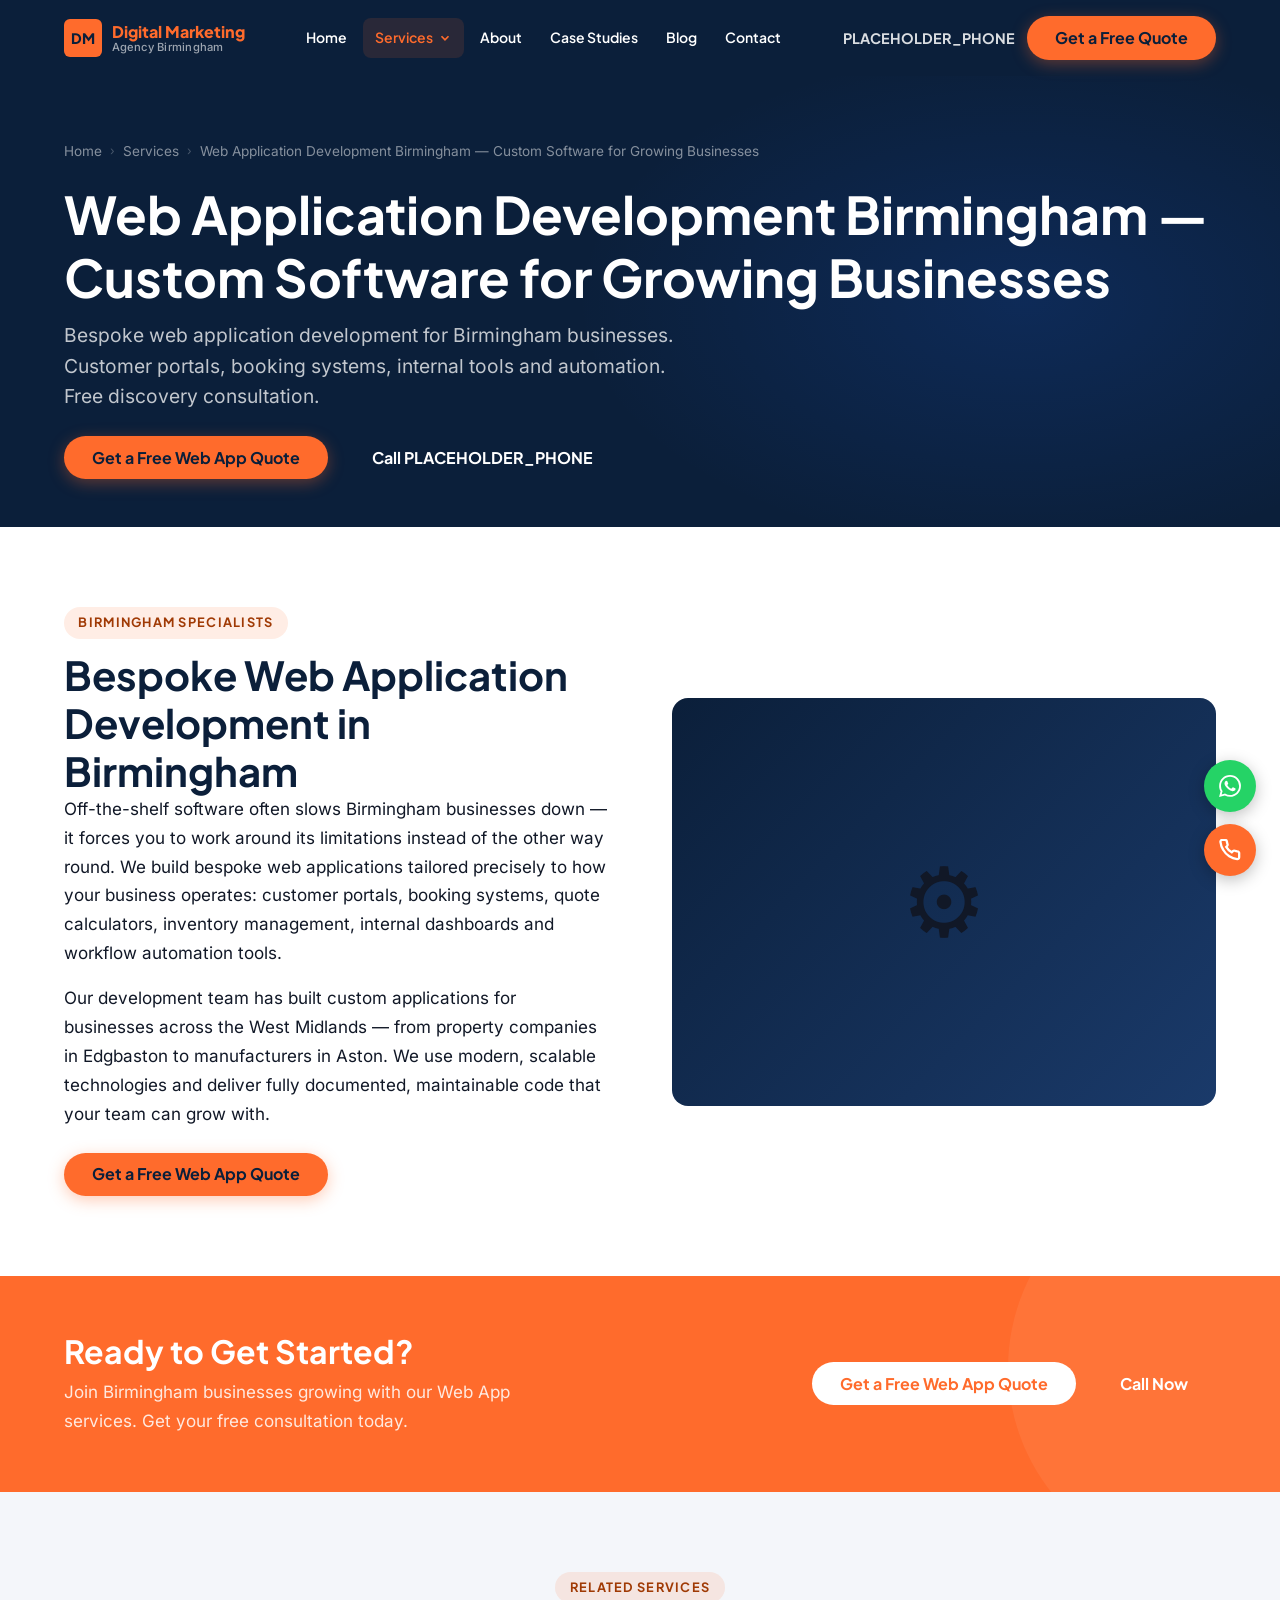
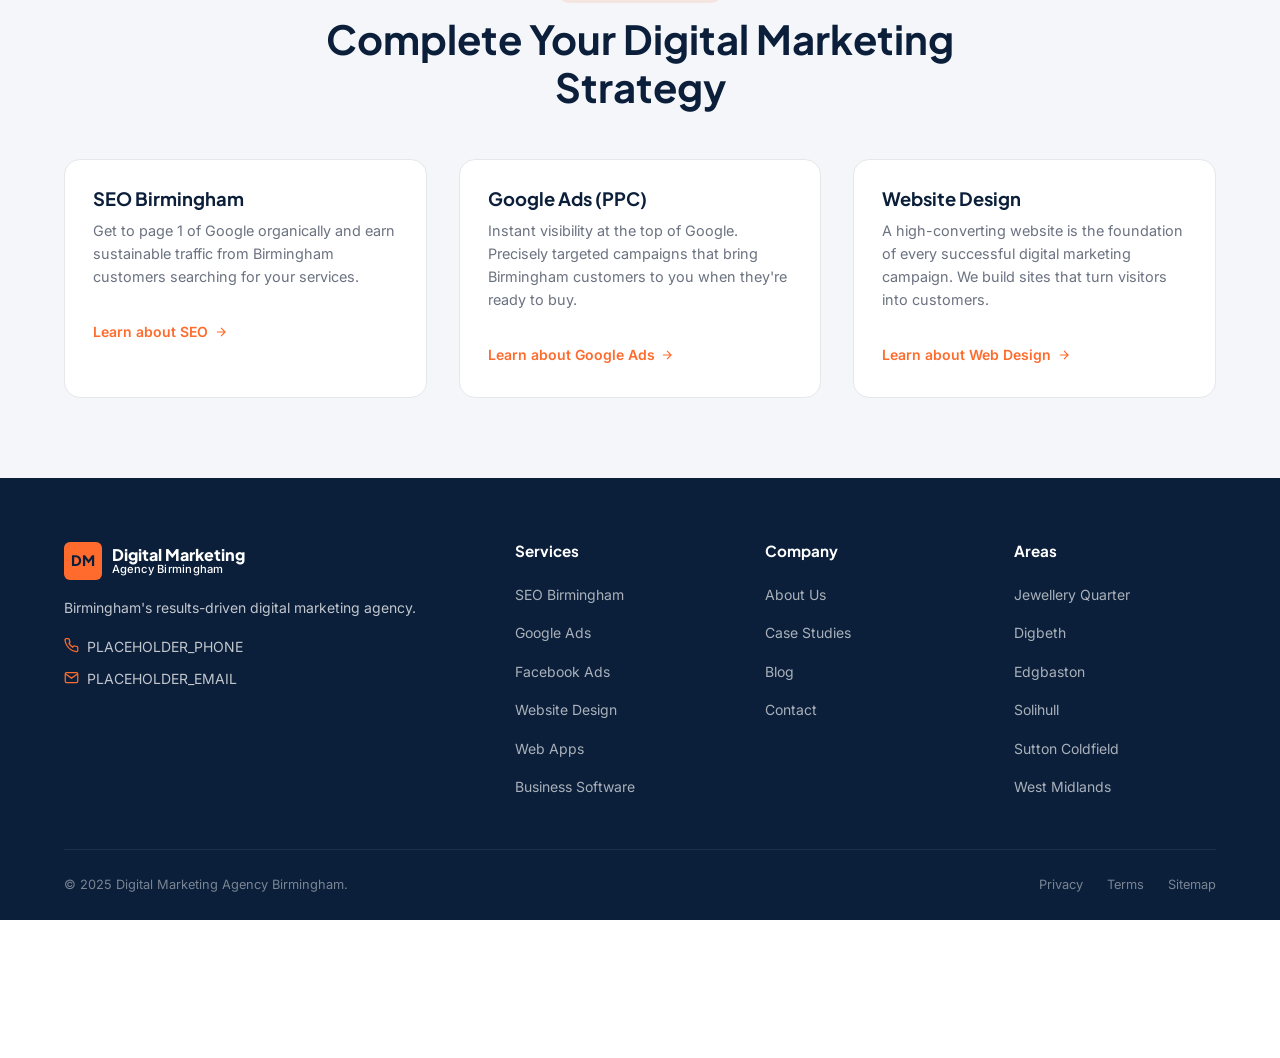
<file: services/web-application-development-birmingham/index.html>
<!DOCTYPE html>
<html lang="en-GB">
<head>
  <meta charset="UTF-8">
  <meta name="viewport" content="width=device-width, initial-scale=1.0">
  <title>Web Application Development Birmingham | Bespoke Digital Solutions</title>
  <meta name="description" content="Bespoke web application development for Birmingham businesses. Customer portals, booking systems, internal tools and automation. Free discovery consultation.">
  <link rel="canonical" href="https://www.digitalmarketingagencybirmingham.co.uk/services/web-application-development-birmingham/">
  <meta property="og:title" content="Web Application Development Birmingham | Bespoke Digital Solutions">
  <meta property="og:description" content="Bespoke web application development for Birmingham businesses. Customer portals, booking systems, internal tools and automation. Free discovery consultation.">
  <meta name="twitter:card" content="summary_large_image">
  <link rel="stylesheet" href="/assets/css/main.css?v=3">
  <script>
    window.addEventListener('load',function(){
      setTimeout(function(){
        var s=document.createElement('script');
        s.src='https://www.googletagmanager.com/gtag/js?id=G-PLACEHOLDER';
        s.async=true;document.head.appendChild(s);
        window.dataLayer=window.dataLayer||[];
        function gtag(){dataLayer.push(arguments)}
        gtag('js',new Date());gtag('config','G-PLACEHOLDER',{send_page_view:true});
      },2000);
    });
  </script>
<style data-critical="1">*,*::before,*::after{box-sizing:border-box;margin:0;padding:0}html{scroll-behavior:smooth}body{font-family:Inter,system-ui,sans-serif;font-size:17px;line-height:1.7;color:#111827;background:#fff;overflow-x:hidden;padding-top:0}a{color:#1E6BFF;text-decoration:none}ul{list-style:none}.container{width:100%;max-width:1200px;margin:0 auto;padding:0 24px}#header{position:sticky;top:0;z-index:1000;background:#0B1F3A;height:76px;display:flex;align-items:center}.logo{display:flex;align-items:center;gap:.6rem;text-decoration:none}.logo-mark{background:#FF6B2C;color:#0B1F3A;font-weight:800;font-size:.9rem;padding:.3rem .5rem;border-radius:6px}.logo-text{color:#fff;font-size:.95rem;font-weight:500}.logo-text strong{color:#FF6B2C}.hero{background:linear-gradient(135deg,#0B1F3A 0%,#1a3a6b 100%);min-height:90vh;display:flex;align-items:center;padding:120px 0 80px;position:relative;overflow:hidden;color:#fff}.btn{display:inline-flex;align-items:center;gap:.5rem;padding:.85rem 1.75rem;border-radius:50px;font-weight:700;font-size:1rem;cursor:pointer;transition:background-color .25s,color .25s,transform .25s,box-shadow .25s;border:none}.btn-orange{background:#FF6B2C;color:#0B1F3A}.fade-up{opacity:0;transform:translateY(28px);transition:opacity .6s ease,transform .6s ease}.fade-up.visible{opacity:1;transform:none}.nav-link{color:#fff!important}.nav-link:hover,.nav-link.active{color:#FF6B2C!important}.page-body{padding-top:0!important}</style>
</head>
<body class="page-body">
<header id="header" role="banner">
  <div class="container">
    <div class="header-inner">
      <a href="/" class="logo" aria-label="Digital Marketing Agency Birmingham"><div class="logo-mark" aria-hidden="true">DM</div><div class="logo-text"><strong>Digital Marketing</strong><span>Agency Birmingham</span></div></a>
      <nav class="nav" aria-label="Main navigation">
        <div class="nav-item"><a href="/" class="nav-link">Home</a></div>
        <div class="nav-item"><a href="/services/" class="nav-link active">Services <svg viewBox="0 0 16 16" fill="none" stroke="currentColor" stroke-width="2" width="14" height="14"><path d="M4 6l4 4 4-4"/></svg></a></div>
        <div class="nav-item"><a href="/about/" class="nav-link">About</a></div>
        <div class="nav-item"><a href="/case-studies/" class="nav-link">Case Studies</a></div>
        <div class="nav-item"><a href="/blog/" class="nav-link">Blog</a></div>
        <div class="nav-item"><a href="/contact/" class="nav-link">Contact</a></div>
      </nav>
      <div class="header-cta">
        <a href="tel:PLACEHOLDER_PHONE" class="header-phone" data-track-call>PLACEHOLDER_PHONE</a>
        <a href="/contact/" class="btn btn-primary btn-sm">Get a Free Quote</a>
        <button class="menu-toggle" aria-label="Open menu" aria-expanded="false"><span></span><span></span><span></span></button>
      </div>
    </div>
  </div>
</header>
<nav id="mobile-nav" class="mobile-nav" aria-label="Mobile navigation">
  <div class="mobile-nav-links">
    <a href="/">Home</a>
    <span class="sub-label">Services</span>
    <a class="sub-link" href="/services/seo-birmingham/">SEO Birmingham</a>
    <a class="sub-link" href="/services/google-ads-birmingham/">Google Ads</a>
    <a class="sub-link" href="/services/facebook-meta-ads-birmingham/">Facebook &amp; Meta Ads</a>
    <a class="sub-link" href="/services/website-design-development-birmingham/">Website Design</a>
    <a class="sub-link" href="/services/web-application-development-birmingham/">Web App Development</a>
    <a class="sub-link" href="/services/business-management-software-birmingham/">Business Software</a>
    <a href="/about/">About</a><a href="/case-studies/">Case Studies</a><a href="/blog/">Blog</a><a href="/contact/">Contact</a>
  </div>
  <a href="tel:PLACEHOLDER_PHONE" class="btn btn-secondary" style="margin-bottom:0.75rem;width:100%;justify-content:center;" data-track-call>PLACEHOLDER_PHONE</a>
  <a href="/contact/" class="btn btn-primary" style="width:100%;justify-content:center;">Get a Free Quote</a>
</nav>
<main id="main-content">
<section class="page-header">
  <div class="container">
    <nav class="breadcrumb" aria-label="Breadcrumb">
      <a href="/">Home</a><span class="breadcrumb-sep" aria-hidden="true">›</span>
      <a href="/services/">Services</a><span class="breadcrumb-sep" aria-hidden="true">›</span>
      <span aria-current="page">Web Application Development Birmingham — Custom Software for Growing Businesses</span>
    </nav>
    <h1>Web Application Development Birmingham — Custom Software for Growing Businesses</h1>
    <p class="lead">Bespoke web application development for Birmingham businesses. Customer portals, booking systems, internal tools and automation. Free discovery consultation.</p>
    <div style="margin-top:1.5rem;display:flex;gap:1rem;flex-wrap:wrap;">
      <a href="/contact/" class="btn btn-primary">Get a Free Web App Quote</a>
      <a href="tel:PLACEHOLDER_PHONE" class="btn btn-secondary-white" data-track-call>Call PLACEHOLDER_PHONE</a>
    </div>
  </div>
</section>

<section class="section">
  <div class="container">
    <div class="service-intro">
      <div>
        <span class="section-tag">Birmingham Specialists</span>
        <h2>Bespoke Web Application Development in Birmingham</h2>
        <p>Off-the-shelf software often slows Birmingham businesses down — it forces you to work around its limitations instead of the other way round. We build bespoke web applications tailored precisely to how your business operates: customer portals, booking systems, quote calculators, inventory management, internal dashboards and workflow automation tools.</p>
        <p>Our development team has built custom applications for businesses across the West Midlands — from property companies in Edgbaston to manufacturers in Aston. We use modern, scalable technologies and deliver fully documented, maintainable code that your team can grow with.</p>
        <div style="margin-top:1.5rem;">
          <a href="/contact/" class="btn btn-primary">Get a Free Web App Quote</a>
        </div>
      </div>
      <div class="service-intro-image" aria-hidden="true" style="font-size:6rem;">⚙️</div>
    </div>
  </div>
</section>

<section class="cta-band">
  <div class="container">
    <div class="cta-band-inner">
      <div>
        <h2>Ready to Get Started?</h2>
        <p>Join Birmingham businesses growing with our Web App services. Get your free consultation today.</p>
      </div>
      <div class="cta-band-actions">
        <a href="/contact/" class="btn btn-white btn-lg">Get a Free Web App Quote</a>
        <a href="tel:PLACEHOLDER_PHONE" class="btn btn-secondary-white btn-lg" data-track-call>Call Now</a>
      </div>
    </div>
  </div>
</section>

<section class="section section--grey">
  <div class="container">
    <div class="section-header text-center">
      <span class="section-tag">Related Services</span>
      <h2>Complete Your Digital Marketing Strategy</h2>
    </div>
    <div class="grid grid--3">
      <div class="card fade-up"><h3>SEO Birmingham</h3><p>Get to page 1 of Google organically and earn sustainable traffic from Birmingham customers searching for your services.</p><a href="/services/seo-birmingham/" class="card-link">Learn about SEO <svg viewBox="0 0 24 24" fill="none" stroke="currentColor" stroke-width="2" width="14" height="14"><path d="M5 12h14m-7-7 7 7-7 7"/></svg></a></div>
      <div class="card fade-up"><h3>Google Ads (PPC)</h3><p>Instant visibility at the top of Google. Precisely targeted campaigns that bring Birmingham customers to you when they're ready to buy.</p><a href="/services/google-ads-birmingham/" class="card-link">Learn about Google Ads <svg viewBox="0 0 24 24" fill="none" stroke="currentColor" stroke-width="2" width="14" height="14"><path d="M5 12h14m-7-7 7 7-7 7"/></svg></a></div>
      <div class="card fade-up"><h3>Website Design</h3><p>A high-converting website is the foundation of every successful digital marketing campaign. We build sites that turn visitors into customers.</p><a href="/services/website-design-development-birmingham/" class="card-link">Learn about Web Design <svg viewBox="0 0 24 24" fill="none" stroke="currentColor" stroke-width="2" width="14" height="14"><path d="M5 12h14m-7-7 7 7-7 7"/></svg></a></div>
    </div>
  </div>
</section>
</main>

<footer role="contentinfo">
  <div class="container">
    <div class="footer-grid">
      <div class="footer-brand">
        <a href="/" class="logo"><div class="logo-mark" style="background:var(--orange);" aria-hidden="true">DM</div><div class="logo-text"><strong>Digital Marketing</strong><span>Agency Birmingham</span></div></a>
        <p class="footer-desc">Birmingham's results-driven digital marketing agency.</p>
        <div class="footer-contact">
          <div class="footer-contact-item"><svg width="15" height="15" viewBox="0 0 24 24" fill="none" stroke="currentColor" stroke-width="2" aria-hidden="true"><path d="M22 16.92v3a2 2 0 0 1-2.18 2 19.79 19.79 0 0 1-8.63-3.07A19.5 19.5 0 0 1 4.69 12 19.79 19.79 0 0 1 1.61 3.45 2 2 0 0 1 3.59 1h3a2 2 0 0 1 2 1.72c.127.96.361 1.903.7 2.81a2 2 0 0 1-.45 2.11L7.91 8.56a16 16 0 0 0 6 6l1.27-1.27a2 2 0 0 1 2.11-.45c.907.339 1.85.573 2.81.7A2 2 0 0 1 22 15.92v1z"/></svg><a href="tel:PLACEHOLDER_PHONE" data-track-call>PLACEHOLDER_PHONE</a></div>
          <div class="footer-contact-item"><svg width="15" height="15" viewBox="0 0 24 24" fill="none" stroke="currentColor" stroke-width="2" aria-hidden="true"><path d="M4 4h16c1.1 0 2 .9 2 2v12c0 1.1-.9 2-2 2H4c-1.1 0-2-.9-2-2V6c0-1.1.9-2 2-2z"/><polyline points="22,6 12,13 2,6"/></svg><a href="mailto:PLACEHOLDER_EMAIL">PLACEHOLDER_EMAIL</a></div>
        </div>
      </div>
      <div class="footer-col"><h4>Services</h4><ul class="footer-links"><li><a href="/services/seo-birmingham/">SEO Birmingham</a></li><li><a href="/services/google-ads-birmingham/">Google Ads</a></li><li><a href="/services/facebook-meta-ads-birmingham/">Facebook Ads</a></li><li><a href="/services/website-design-development-birmingham/">Website Design</a></li><li><a href="/services/web-application-development-birmingham/">Web Apps</a></li><li><a href="/services/business-management-software-birmingham/">Business Software</a></li></ul></div>
      <div class="footer-col"><h4>Company</h4><ul class="footer-links"><li><a href="/about/">About Us</a></li><li><a href="/case-studies/">Case Studies</a></li><li><a href="/blog/">Blog</a></li><li><a href="/contact/">Contact</a></li></ul></div>
      <div class="footer-col"><h4>Areas</h4><ul class="footer-links"><li><a href="/areas/">Jewellery Quarter</a></li><li><a href="/areas/">Digbeth</a></li><li><a href="/areas/">Edgbaston</a></li><li><a href="/areas/">Solihull</a></li><li><a href="/areas/">Sutton Coldfield</a></li><li><a href="/areas/">West Midlands</a></li></ul></div>
    </div>
    <div class="footer-bottom"><span>© 2025 Digital Marketing Agency Birmingham.</span><div class="footer-bottom-links"><a href="/privacy-policy/">Privacy</a><a href="/terms/">Terms</a><a href="/sitemap.xml">Sitemap</a></div></div>
  </div>
</footer>

<div class="floating-actions" aria-label="Quick contact">
  <a href="https://wa.me/44PLACEHOLDER_WA" class="floating-btn floating-whatsapp" target="_blank" rel="noopener" data-track-whatsapp aria-label="WhatsApp"><svg viewBox="0 0 24 24" fill="currentColor" aria-hidden="true"><path d="M17.472 14.382c-.297-.149-1.758-.867-2.03-.967-.273-.099-.471-.148-.67.15-.197.297-.767.966-.94 1.164-.173.199-.347.223-.644.075-.297-.15-1.255-.463-2.39-1.475-.883-.788-1.48-1.761-1.653-2.059-.173-.297-.018-.458.13-.606.134-.133.298-.347.446-.52.149-.174.198-.298.298-.497.099-.198.05-.371-.025-.52-.075-.149-.669-1.612-.916-2.207-.242-.579-.487-.5-.669-.51-.173-.008-.371-.01-.57-.01-.198 0-.52.074-.792.372-.272.297-1.04 1.016-1.04 2.479 0 1.462 1.065 2.875 1.213 3.074.149.198 2.096 3.2 5.077 4.487.709.306 1.262.489 1.694.625.712.227 1.36.195 1.871.118.571-.085 1.758-.719 2.006-1.413.248-.694.248-1.289.173-1.413-.074-.124-.272-.198-.57-.347m-5.421 7.403h-.004a9.87 9.87 0 0 1-5.031-1.378l-.361-.214-3.741.982.998-3.648-.235-.374a9.86 9.86 0 0 1-1.51-5.26c.001-5.45 4.436-9.884 9.888-9.884 2.64 0 5.122 1.03 6.988 2.898a9.825 9.825 0 0 1 2.893 6.994c-.003 5.45-4.437 9.884-9.885 9.884m8.413-18.297A11.815 11.815 0 0 0 12.05 0C5.495 0 .16 5.335.157 11.892c0 2.096.547 4.142 1.588 5.945L.057 24l6.305-1.654a11.882 11.882 0 0 0 5.683 1.448h.005c6.554 0 11.89-5.335 11.893-11.893a11.821 11.821 0 0 0-3.48-8.413Z"/></svg></a>
  <a href="tel:PLACEHOLDER_PHONE" class="floating-btn floating-call" data-track-call aria-label="Call"><svg viewBox="0 0 24 24" fill="none" stroke="currentColor" stroke-width="2.5" aria-hidden="true"><path d="M22 16.92v3a2 2 0 0 1-2.18 2 19.79 19.79 0 0 1-8.63-3.07A19.5 19.5 0 0 1 4.69 12 19.79 19.79 0 0 1 1.61 3.45 2 2 0 0 1 3.59 1h3a2 2 0 0 1 2 1.72c.127.96.361 1.903.7 2.81a2 2 0 0 1-.45 2.11L7.91 8.56a16 16 0 0 0 6 6l1.27-1.27a2 2 0 0 1 2.11-.45c.907.339 1.85.573 2.81.7A2 2 0 0 1 22 15.92v1z"/></svg></a>
</div>
<script src="/assets/js/main.js" defer></script>
</body>
</html>
</file>
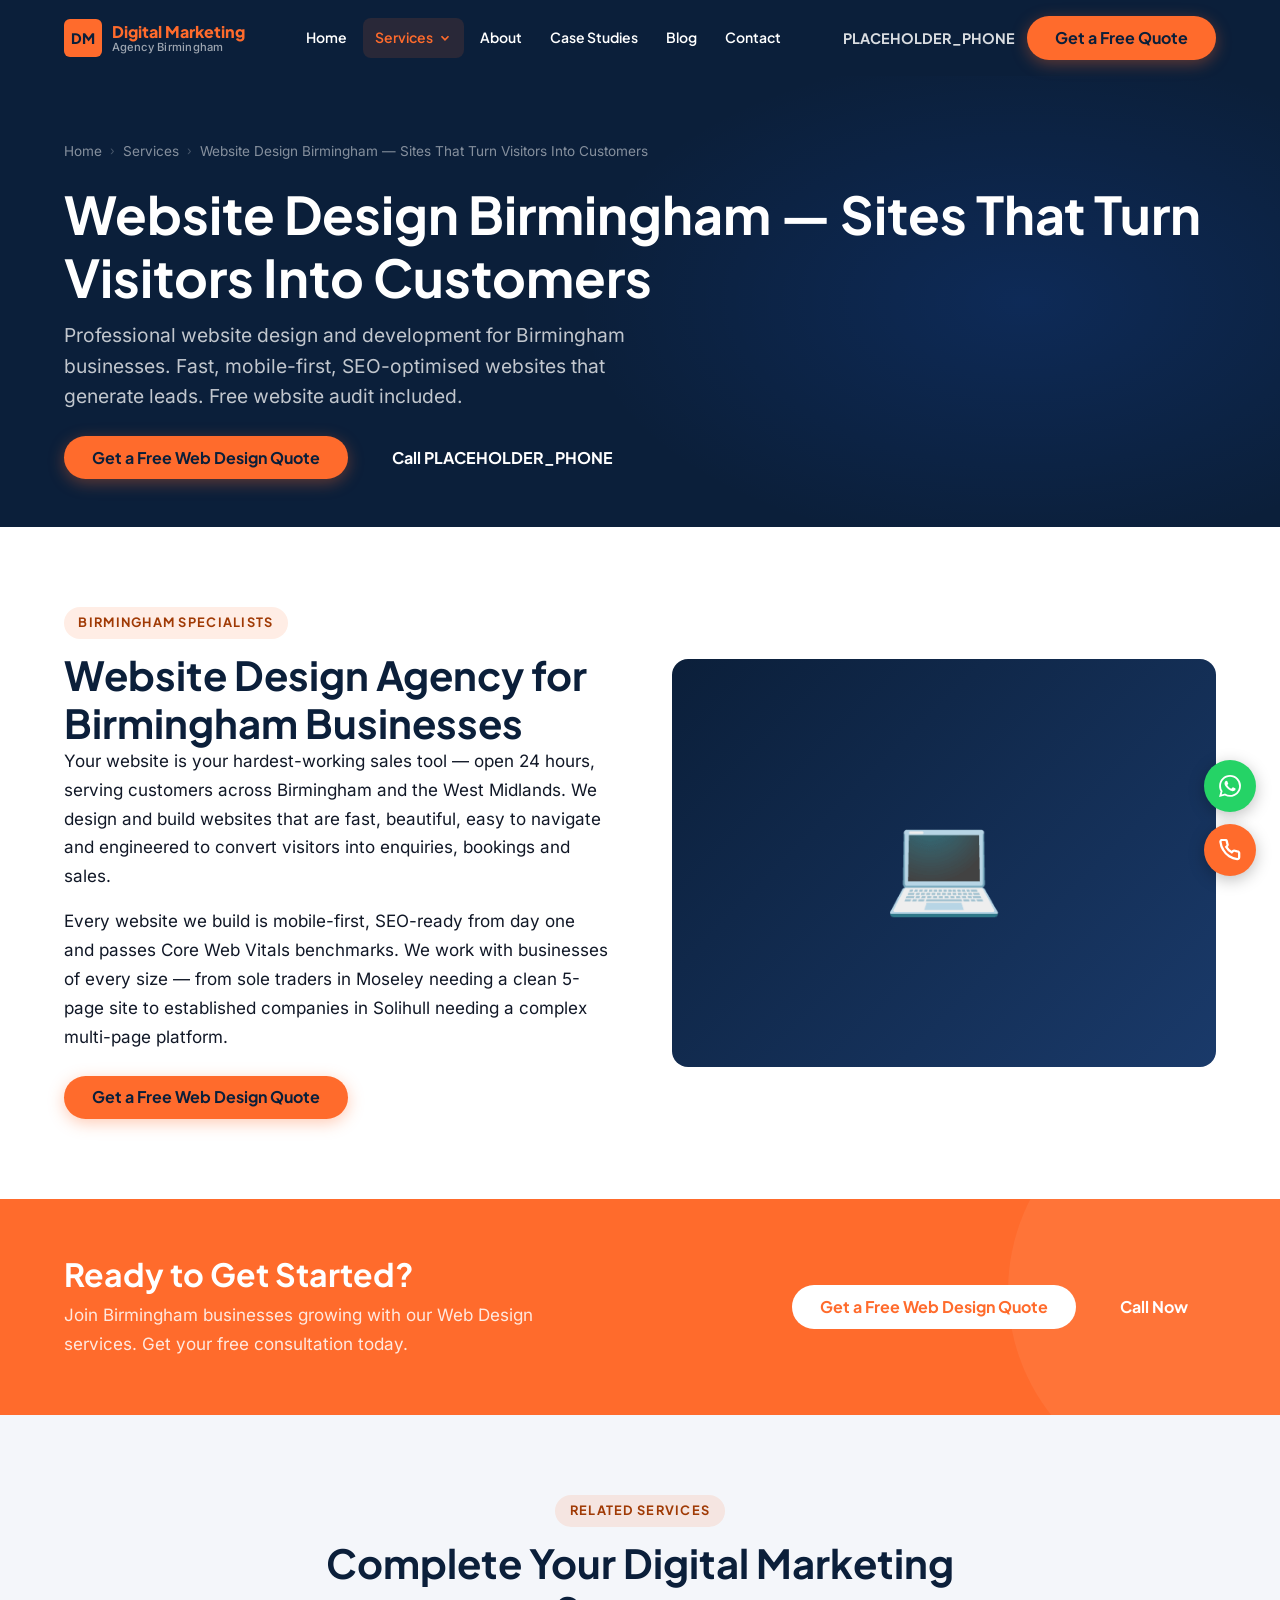
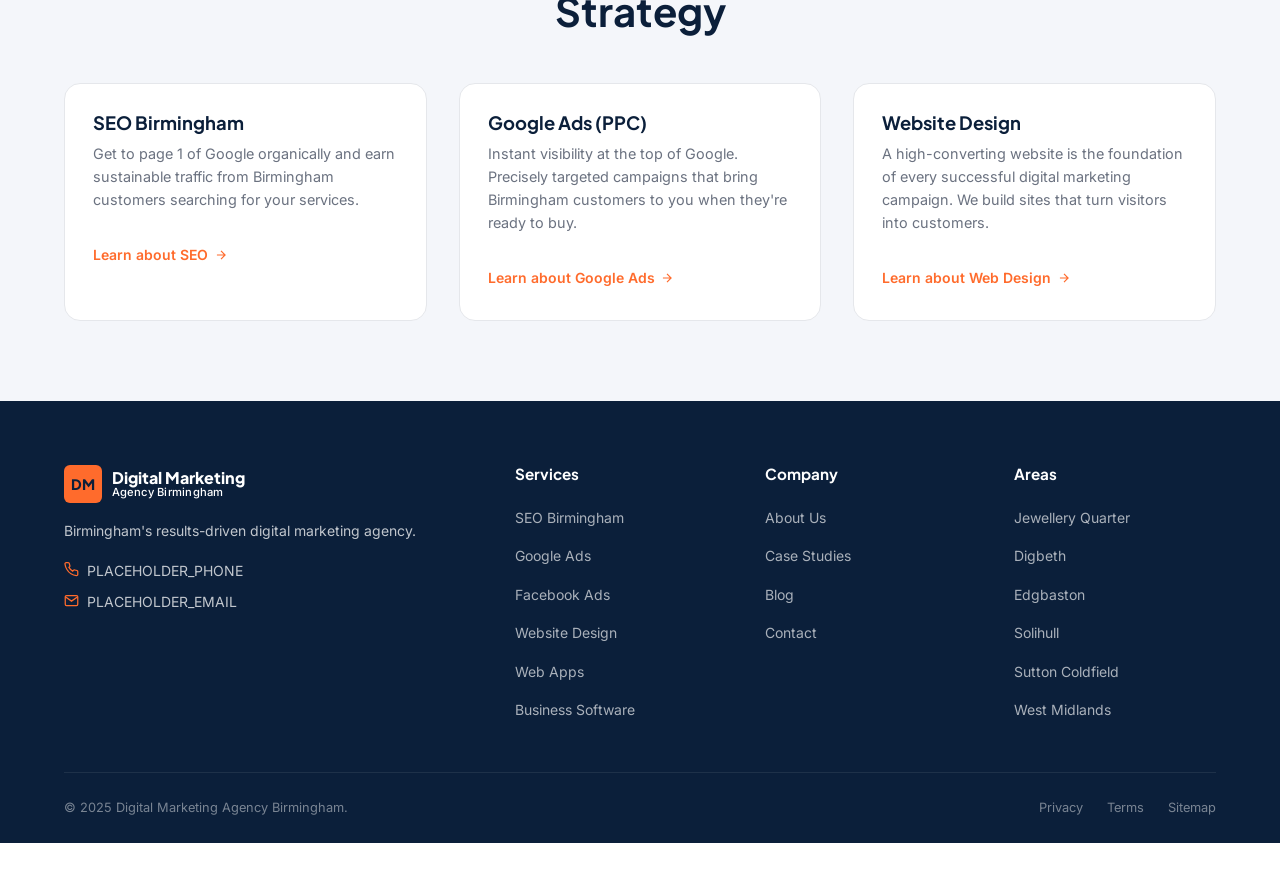
<file: services/website-design-development-birmingham/index.html>
<!DOCTYPE html>
<html lang="en-GB">
<head>
  <meta charset="UTF-8">
  <meta name="viewport" content="width=device-width, initial-scale=1.0">
  <title>Website Design Birmingham | Fast, Conversion-Optimised Websites</title>
  <meta name="description" content="Professional website design and development for Birmingham businesses. Fast, mobile-first, SEO-optimised websites that generate leads. Free website audit included.">
  <link rel="canonical" href="https://www.digitalmarketingagencybirmingham.co.uk/services/website-design-development-birmingham/">
  <meta property="og:title" content="Website Design Birmingham | Fast, Conversion-Optimised Websites">
  <meta property="og:description" content="Professional website design and development for Birmingham businesses. Fast, mobile-first, SEO-optimised websites that generate leads. Free website audit included.">
  <meta name="twitter:card" content="summary_large_image">
  <link rel="stylesheet" href="/assets/css/main.css?v=3">
  <script>
    window.addEventListener('load',function(){
      setTimeout(function(){
        var s=document.createElement('script');
        s.src='https://www.googletagmanager.com/gtag/js?id=G-PLACEHOLDER';
        s.async=true;document.head.appendChild(s);
        window.dataLayer=window.dataLayer||[];
        function gtag(){dataLayer.push(arguments)}
        gtag('js',new Date());gtag('config','G-PLACEHOLDER',{send_page_view:true});
      },2000);
    });
  </script>
<style data-critical="1">*,*::before,*::after{box-sizing:border-box;margin:0;padding:0}html{scroll-behavior:smooth}body{font-family:Inter,system-ui,sans-serif;font-size:17px;line-height:1.7;color:#111827;background:#fff;overflow-x:hidden;padding-top:0}a{color:#1E6BFF;text-decoration:none}ul{list-style:none}.container{width:100%;max-width:1200px;margin:0 auto;padding:0 24px}#header{position:sticky;top:0;z-index:1000;background:#0B1F3A;height:76px;display:flex;align-items:center}.logo{display:flex;align-items:center;gap:.6rem;text-decoration:none}.logo-mark{background:#FF6B2C;color:#0B1F3A;font-weight:800;font-size:.9rem;padding:.3rem .5rem;border-radius:6px}.logo-text{color:#fff;font-size:.95rem;font-weight:500}.logo-text strong{color:#FF6B2C}.hero{background:linear-gradient(135deg,#0B1F3A 0%,#1a3a6b 100%);min-height:90vh;display:flex;align-items:center;padding:120px 0 80px;position:relative;overflow:hidden;color:#fff}.btn{display:inline-flex;align-items:center;gap:.5rem;padding:.85rem 1.75rem;border-radius:50px;font-weight:700;font-size:1rem;cursor:pointer;transition:background-color .25s,color .25s,transform .25s,box-shadow .25s;border:none}.btn-orange{background:#FF6B2C;color:#0B1F3A}.fade-up{opacity:0;transform:translateY(28px);transition:opacity .6s ease,transform .6s ease}.fade-up.visible{opacity:1;transform:none}.nav-link{color:#fff!important}.nav-link:hover,.nav-link.active{color:#FF6B2C!important}.page-body{padding-top:0!important}</style>
</head>
<body class="page-body">
<header id="header" role="banner">
  <div class="container">
    <div class="header-inner">
      <a href="/" class="logo" aria-label="Digital Marketing Agency Birmingham"><div class="logo-mark" aria-hidden="true">DM</div><div class="logo-text"><strong>Digital Marketing</strong><span>Agency Birmingham</span></div></a>
      <nav class="nav" aria-label="Main navigation">
        <div class="nav-item"><a href="/" class="nav-link">Home</a></div>
        <div class="nav-item"><a href="/services/" class="nav-link active">Services <svg viewBox="0 0 16 16" fill="none" stroke="currentColor" stroke-width="2" width="14" height="14"><path d="M4 6l4 4 4-4"/></svg></a></div>
        <div class="nav-item"><a href="/about/" class="nav-link">About</a></div>
        <div class="nav-item"><a href="/case-studies/" class="nav-link">Case Studies</a></div>
        <div class="nav-item"><a href="/blog/" class="nav-link">Blog</a></div>
        <div class="nav-item"><a href="/contact/" class="nav-link">Contact</a></div>
      </nav>
      <div class="header-cta">
        <a href="tel:PLACEHOLDER_PHONE" class="header-phone" data-track-call>PLACEHOLDER_PHONE</a>
        <a href="/contact/" class="btn btn-primary btn-sm">Get a Free Quote</a>
        <button class="menu-toggle" aria-label="Open menu" aria-expanded="false"><span></span><span></span><span></span></button>
      </div>
    </div>
  </div>
</header>
<nav id="mobile-nav" class="mobile-nav" aria-label="Mobile navigation">
  <div class="mobile-nav-links">
    <a href="/">Home</a>
    <span class="sub-label">Services</span>
    <a class="sub-link" href="/services/seo-birmingham/">SEO Birmingham</a>
    <a class="sub-link" href="/services/google-ads-birmingham/">Google Ads</a>
    <a class="sub-link" href="/services/facebook-meta-ads-birmingham/">Facebook &amp; Meta Ads</a>
    <a class="sub-link" href="/services/website-design-development-birmingham/">Website Design</a>
    <a class="sub-link" href="/services/web-application-development-birmingham/">Web App Development</a>
    <a class="sub-link" href="/services/business-management-software-birmingham/">Business Software</a>
    <a href="/about/">About</a><a href="/case-studies/">Case Studies</a><a href="/blog/">Blog</a><a href="/contact/">Contact</a>
  </div>
  <a href="tel:PLACEHOLDER_PHONE" class="btn btn-secondary" style="margin-bottom:0.75rem;width:100%;justify-content:center;" data-track-call>PLACEHOLDER_PHONE</a>
  <a href="/contact/" class="btn btn-primary" style="width:100%;justify-content:center;">Get a Free Quote</a>
</nav>
<main id="main-content">
<section class="page-header">
  <div class="container">
    <nav class="breadcrumb" aria-label="Breadcrumb">
      <a href="/">Home</a><span class="breadcrumb-sep" aria-hidden="true">›</span>
      <a href="/services/">Services</a><span class="breadcrumb-sep" aria-hidden="true">›</span>
      <span aria-current="page">Website Design Birmingham — Sites That Turn Visitors Into Customers</span>
    </nav>
    <h1>Website Design Birmingham — Sites That Turn Visitors Into Customers</h1>
    <p class="lead">Professional website design and development for Birmingham businesses. Fast, mobile-first, SEO-optimised websites that generate leads. Free website audit included.</p>
    <div style="margin-top:1.5rem;display:flex;gap:1rem;flex-wrap:wrap;">
      <a href="/contact/" class="btn btn-primary">Get a Free Web Design Quote</a>
      <a href="tel:PLACEHOLDER_PHONE" class="btn btn-secondary-white" data-track-call>Call PLACEHOLDER_PHONE</a>
    </div>
  </div>
</section>

<section class="section">
  <div class="container">
    <div class="service-intro">
      <div>
        <span class="section-tag">Birmingham Specialists</span>
        <h2>Website Design Agency for Birmingham Businesses</h2>
        <p>Your website is your hardest-working sales tool — open 24 hours, serving customers across Birmingham and the West Midlands. We design and build websites that are fast, beautiful, easy to navigate and engineered to convert visitors into enquiries, bookings and sales.</p>
        <p>Every website we build is mobile-first, SEO-ready from day one and passes Core Web Vitals benchmarks. We work with businesses of every size — from sole traders in Moseley needing a clean 5-page site to established companies in Solihull needing a complex multi-page platform.</p>
        <div style="margin-top:1.5rem;">
          <a href="/contact/" class="btn btn-primary">Get a Free Web Design Quote</a>
        </div>
      </div>
      <div class="service-intro-image" aria-hidden="true" style="font-size:6rem;">💻</div>
    </div>
  </div>
</section>

<section class="cta-band">
  <div class="container">
    <div class="cta-band-inner">
      <div>
        <h2>Ready to Get Started?</h2>
        <p>Join Birmingham businesses growing with our Web Design services. Get your free consultation today.</p>
      </div>
      <div class="cta-band-actions">
        <a href="/contact/" class="btn btn-white btn-lg">Get a Free Web Design Quote</a>
        <a href="tel:PLACEHOLDER_PHONE" class="btn btn-secondary-white btn-lg" data-track-call>Call Now</a>
      </div>
    </div>
  </div>
</section>

<section class="section section--grey">
  <div class="container">
    <div class="section-header text-center">
      <span class="section-tag">Related Services</span>
      <h2>Complete Your Digital Marketing Strategy</h2>
    </div>
    <div class="grid grid--3">
      <div class="card fade-up"><h3>SEO Birmingham</h3><p>Get to page 1 of Google organically and earn sustainable traffic from Birmingham customers searching for your services.</p><a href="/services/seo-birmingham/" class="card-link">Learn about SEO <svg viewBox="0 0 24 24" fill="none" stroke="currentColor" stroke-width="2" width="14" height="14"><path d="M5 12h14m-7-7 7 7-7 7"/></svg></a></div>
      <div class="card fade-up"><h3>Google Ads (PPC)</h3><p>Instant visibility at the top of Google. Precisely targeted campaigns that bring Birmingham customers to you when they're ready to buy.</p><a href="/services/google-ads-birmingham/" class="card-link">Learn about Google Ads <svg viewBox="0 0 24 24" fill="none" stroke="currentColor" stroke-width="2" width="14" height="14"><path d="M5 12h14m-7-7 7 7-7 7"/></svg></a></div>
      <div class="card fade-up"><h3>Website Design</h3><p>A high-converting website is the foundation of every successful digital marketing campaign. We build sites that turn visitors into customers.</p><a href="/services/website-design-development-birmingham/" class="card-link">Learn about Web Design <svg viewBox="0 0 24 24" fill="none" stroke="currentColor" stroke-width="2" width="14" height="14"><path d="M5 12h14m-7-7 7 7-7 7"/></svg></a></div>
    </div>
  </div>
</section>
</main>

<footer role="contentinfo">
  <div class="container">
    <div class="footer-grid">
      <div class="footer-brand">
        <a href="/" class="logo"><div class="logo-mark" style="background:var(--orange);" aria-hidden="true">DM</div><div class="logo-text"><strong>Digital Marketing</strong><span>Agency Birmingham</span></div></a>
        <p class="footer-desc">Birmingham's results-driven digital marketing agency.</p>
        <div class="footer-contact">
          <div class="footer-contact-item"><svg width="15" height="15" viewBox="0 0 24 24" fill="none" stroke="currentColor" stroke-width="2" aria-hidden="true"><path d="M22 16.92v3a2 2 0 0 1-2.18 2 19.79 19.79 0 0 1-8.63-3.07A19.5 19.5 0 0 1 4.69 12 19.79 19.79 0 0 1 1.61 3.45 2 2 0 0 1 3.59 1h3a2 2 0 0 1 2 1.72c.127.96.361 1.903.7 2.81a2 2 0 0 1-.45 2.11L7.91 8.56a16 16 0 0 0 6 6l1.27-1.27a2 2 0 0 1 2.11-.45c.907.339 1.85.573 2.81.7A2 2 0 0 1 22 15.92v1z"/></svg><a href="tel:PLACEHOLDER_PHONE" data-track-call>PLACEHOLDER_PHONE</a></div>
          <div class="footer-contact-item"><svg width="15" height="15" viewBox="0 0 24 24" fill="none" stroke="currentColor" stroke-width="2" aria-hidden="true"><path d="M4 4h16c1.1 0 2 .9 2 2v12c0 1.1-.9 2-2 2H4c-1.1 0-2-.9-2-2V6c0-1.1.9-2 2-2z"/><polyline points="22,6 12,13 2,6"/></svg><a href="mailto:PLACEHOLDER_EMAIL">PLACEHOLDER_EMAIL</a></div>
        </div>
      </div>
      <div class="footer-col"><h4>Services</h4><ul class="footer-links"><li><a href="/services/seo-birmingham/">SEO Birmingham</a></li><li><a href="/services/google-ads-birmingham/">Google Ads</a></li><li><a href="/services/facebook-meta-ads-birmingham/">Facebook Ads</a></li><li><a href="/services/website-design-development-birmingham/">Website Design</a></li><li><a href="/services/web-application-development-birmingham/">Web Apps</a></li><li><a href="/services/business-management-software-birmingham/">Business Software</a></li></ul></div>
      <div class="footer-col"><h4>Company</h4><ul class="footer-links"><li><a href="/about/">About Us</a></li><li><a href="/case-studies/">Case Studies</a></li><li><a href="/blog/">Blog</a></li><li><a href="/contact/">Contact</a></li></ul></div>
      <div class="footer-col"><h4>Areas</h4><ul class="footer-links"><li><a href="/areas/">Jewellery Quarter</a></li><li><a href="/areas/">Digbeth</a></li><li><a href="/areas/">Edgbaston</a></li><li><a href="/areas/">Solihull</a></li><li><a href="/areas/">Sutton Coldfield</a></li><li><a href="/areas/">West Midlands</a></li></ul></div>
    </div>
    <div class="footer-bottom"><span>© 2025 Digital Marketing Agency Birmingham.</span><div class="footer-bottom-links"><a href="/privacy-policy/">Privacy</a><a href="/terms/">Terms</a><a href="/sitemap.xml">Sitemap</a></div></div>
  </div>
</footer>

<div class="floating-actions" aria-label="Quick contact">
  <a href="https://wa.me/44PLACEHOLDER_WA" class="floating-btn floating-whatsapp" target="_blank" rel="noopener" data-track-whatsapp aria-label="WhatsApp"><svg viewBox="0 0 24 24" fill="currentColor" aria-hidden="true"><path d="M17.472 14.382c-.297-.149-1.758-.867-2.03-.967-.273-.099-.471-.148-.67.15-.197.297-.767.966-.94 1.164-.173.199-.347.223-.644.075-.297-.15-1.255-.463-2.39-1.475-.883-.788-1.48-1.761-1.653-2.059-.173-.297-.018-.458.13-.606.134-.133.298-.347.446-.52.149-.174.198-.298.298-.497.099-.198.05-.371-.025-.52-.075-.149-.669-1.612-.916-2.207-.242-.579-.487-.5-.669-.51-.173-.008-.371-.01-.57-.01-.198 0-.52.074-.792.372-.272.297-1.04 1.016-1.04 2.479 0 1.462 1.065 2.875 1.213 3.074.149.198 2.096 3.2 5.077 4.487.709.306 1.262.489 1.694.625.712.227 1.36.195 1.871.118.571-.085 1.758-.719 2.006-1.413.248-.694.248-1.289.173-1.413-.074-.124-.272-.198-.57-.347m-5.421 7.403h-.004a9.87 9.87 0 0 1-5.031-1.378l-.361-.214-3.741.982.998-3.648-.235-.374a9.86 9.86 0 0 1-1.51-5.26c.001-5.45 4.436-9.884 9.888-9.884 2.64 0 5.122 1.03 6.988 2.898a9.825 9.825 0 0 1 2.893 6.994c-.003 5.45-4.437 9.884-9.885 9.884m8.413-18.297A11.815 11.815 0 0 0 12.05 0C5.495 0 .16 5.335.157 11.892c0 2.096.547 4.142 1.588 5.945L.057 24l6.305-1.654a11.882 11.882 0 0 0 5.683 1.448h.005c6.554 0 11.89-5.335 11.893-11.893a11.821 11.821 0 0 0-3.48-8.413Z"/></svg></a>
  <a href="tel:PLACEHOLDER_PHONE" class="floating-btn floating-call" data-track-call aria-label="Call"><svg viewBox="0 0 24 24" fill="none" stroke="currentColor" stroke-width="2.5" aria-hidden="true"><path d="M22 16.92v3a2 2 0 0 1-2.18 2 19.79 19.79 0 0 1-8.63-3.07A19.5 19.5 0 0 1 4.69 12 19.79 19.79 0 0 1 1.61 3.45 2 2 0 0 1 3.59 1h3a2 2 0 0 1 2 1.72c.127.96.361 1.903.7 2.81a2 2 0 0 1-.45 2.11L7.91 8.56a16 16 0 0 0 6 6l1.27-1.27a2 2 0 0 1 2.11-.45c.907.339 1.85.573 2.81.7A2 2 0 0 1 22 15.92v1z"/></svg></a>
</div>
<script src="/assets/js/main.js" defer></script>
</body>
</html>
</file>
<file: assets/css/main.css>
/* ============================================================
   Digital Marketing Agency Birmingham — Main Stylesheet
   ============================================================ */

/* --- Self-hosted fonts (no external request, font-display:optional = zero CLS) --- */
@font-face {
  font-family: 'Plus Jakarta Sans';
  font-style: normal;
  font-weight: 400 800;
  font-display: optional;
  src: url('/assets/fonts/plus-jakarta-sans-latin.woff2') format('woff2');
  unicode-range: U+0000-00FF, U+0131, U+0152-0153, U+02BB-02BC, U+02C6, U+02DA, U+02DC, U+0304, U+0308, U+0329, U+2000-206F, U+20AC, U+2122, U+2191, U+2193, U+2212, U+2215, U+FEFF, U+FFFD;
}

@font-face {
  font-family: 'Inter';
  font-style: normal;
  font-weight: 400 600;
  font-display: optional;
  src: url('/assets/fonts/inter-latin.woff2') format('woff2');
  unicode-range: U+0000-00FF, U+0131, U+0152-0153, U+02BB-02BC, U+02C6, U+02DA, U+02DC, U+0304, U+0308, U+0329, U+2000-206F, U+20AC, U+2122, U+2191, U+2193, U+2212, U+2215, U+FEFF, U+FFFD;
}

/* --- CSS Variables --- */
:root {
  --navy:    #0B1F3A;
  --orange:  #FF6B2C;
  --blue:    #1E6BFF;
  --grey:    #F4F6FA;
  --white:   #FFFFFF;
  --dark:    #111827;
  --muted:   #6B7280;
  --border:  #E5E7EB;
  --radius:  16px;
  --radius-sm: 8px;
  --shadow:  0 4px 24px rgba(11,31,58,0.08);
  --shadow-md: 0 8px 32px rgba(11,31,58,0.12);
  --shadow-lg: 0 16px 64px rgba(11,31,58,0.16);
  --transition: color 0.3s ease, background-color 0.3s ease, transform 0.3s ease, opacity 0.3s ease, box-shadow 0.3s ease, border-color 0.3s ease;
  --font-heading: 'Plus Jakarta Sans', 'Poppins', system-ui, sans-serif;
  --font-body: 'Inter', system-ui, sans-serif;
  --max-width: 1200px;
  --header-h: 76px;
}

/* --- Reset & Base --- */
*, *::before, *::after { box-sizing: border-box; margin: 0; padding: 0; }
html { scroll-behavior: smooth; font-size: 100%; -webkit-text-size-adjust: 100%; }
body {
  font-family: var(--font-body);
  font-size: 17px;
  line-height: 1.7;
  color: var(--dark);
  background: var(--white);
  overflow-x: hidden;
}
img { max-width: 100%; height: auto; display: block; }
a { color: var(--blue); text-decoration: none; transition: var(--transition); }
a:hover { color: var(--orange); }
ul { list-style: none; }
button { cursor: pointer; border: none; background: none; font-family: inherit; }
input, textarea, select { font-family: inherit; font-size: 1rem; }
:focus-visible { outline: 3px solid var(--orange); outline-offset: 3px; }

/* --- Typography --- */
h1, h2, h3, h4, h5, h6 {
  font-family: var(--font-heading);
  font-weight: 700;
  line-height: 1.2;
  color: var(--navy);
}
h1 { font-size: clamp(2rem, 5vw, 3.25rem); }
h2 { font-size: clamp(1.6rem, 4vw, 2.5rem); }
h3 { font-size: clamp(1.2rem, 2.5vw, 1.6rem); }
h4 { font-size: 1.2rem; }
p { margin-bottom: 1rem; }
p:last-child { margin-bottom: 0; }
.lead { font-size: 1.2rem; line-height: 1.6; color: var(--muted); }

/* --- Layout Utilities --- */
.container { max-width: var(--max-width); margin: 0 auto; padding: 0 1.5rem; }
.section { padding: 5rem 0; }
.section--grey { background: var(--grey); }
.section--navy { background: var(--navy); color: var(--white); }
.section--navy h2, .section--navy h3, .section--navy h4 { color: var(--white); }
.grid { display: grid; gap: 2rem; }
.grid--2 { grid-template-columns: repeat(auto-fit, minmax(min(100%, 500px), 1fr)); }
.grid--3 { grid-template-columns: repeat(auto-fit, minmax(min(100%, 320px), 1fr)); }
.grid--4 { grid-template-columns: repeat(auto-fit, minmax(min(100%, 240px), 1fr)); }
.flex { display: flex; }
.flex-center { display: flex; align-items: center; justify-content: center; }
.flex-between { display: flex; align-items: center; justify-content: space-between; }
.text-center { text-align: center; }
.text-white { color: var(--white) !important; }
.text-orange { color: var(--orange) !important; }
.text-muted { color: var(--muted); }
.mt-1 { margin-top: 0.5rem; }
.mt-2 { margin-top: 1rem; }
.mt-3 { margin-top: 1.5rem; }
.mt-4 { margin-top: 2rem; }
.mb-1 { margin-bottom: 0.5rem; }
.mb-2 { margin-bottom: 1rem; }
.mb-3 { margin-bottom: 1.5rem; }
.mb-4 { margin-bottom: 2rem; }
.sr-only { position: absolute; width: 1px; height: 1px; padding: 0; margin: -1px; overflow: hidden; clip: rect(0,0,0,0); white-space: nowrap; border: 0; }

/* --- Section Header --- */
.section-tag {
  display: inline-block;
  background: rgba(255,107,44,0.12);
  color: #A03A05;
  font-family: var(--font-heading);
  font-size: 0.8rem;
  font-weight: 700;
  letter-spacing: 0.1em;
  text-transform: uppercase;
  padding: 0.3rem 0.9rem;
  border-radius: 100px;
  margin-bottom: 0.75rem;
}
.section-header { margin-bottom: 3rem; }
.section-header.text-center { max-width: 680px; margin-left: auto; margin-right: auto; }

/* --- Buttons --- */
.btn {
  display: inline-flex;
  align-items: center;
  gap: 0.5rem;
  padding: 0.85rem 1.75rem;
  border-radius: var(--radius-sm);
  font-family: var(--font-heading);
  font-size: 0.95rem;
  font-weight: 700;
  line-height: 1;
  transition: var(--transition);
  white-space: nowrap;
  text-decoration: none;
}
.btn-primary {
  background: var(--orange);
  color: #0B1F3A;
  box-shadow: 0 4px 16px rgba(255,107,44,0.35);
}
.btn-primary:hover {
  background: #e55d20;
  color: #0B1F3A;
  box-shadow: 0 6px 24px rgba(255,107,44,0.45);
  transform: translateY(-2px);
}
.btn-secondary {
  background: transparent;
  color: var(--navy);
  border: 2px solid var(--border);
}
.btn-secondary:hover {
  border-color: var(--orange);
  color: var(--orange);
  transform: translateY(-2px);
}
.btn-secondary-white {
  background: transparent;
  color: var(--white);
  border: 2px solid rgba(255,255,255,0.4);
}
.btn-secondary-white:hover {
  border-color: var(--white);
  background: rgba(255,255,255,0.1);
  color: var(--white);
}
.btn-outline-orange {
  background: transparent;
  color: var(--orange);
  border: 2px solid var(--orange);
}
.btn-outline-orange:hover {
  background: var(--orange);
  color: var(--white);
}
.btn-lg { padding: 1rem 2.25rem; font-size: 1.05rem; }
.btn-sm { padding: 0.55rem 1.2rem; font-size: 0.85rem; }
.btn-icon { width: 2rem; height: 2rem; flex-shrink: 0; }

/* --- Header --- */
#header {
  position: sticky;
  top: 0; left: 0; right: 0;
  height: var(--header-h);
  background: var(--navy);
  z-index: 1000;
  transition: box-shadow 0.3s ease;
}
#header.scrolled { box-shadow: 0 4px 24px rgba(0,0,0,0.25); }
.header-inner {
  display: flex;
  align-items: center;
  justify-content: space-between;
  height: 100%;
  gap: 1.5rem;
}
.logo { display: flex; align-items: center; gap: 0.6rem; text-decoration: none; flex-shrink: 0; }
.logo-mark {
  width: 38px; height: 38px;
  background: var(--orange);
  border-radius: 8px;
  display: flex; align-items: center; justify-content: center;
  color: #0B1F3A;
  font-family: var(--font-heading);
  font-weight: 800;
  font-size: 1.1rem;
}
.logo-text { display: flex; flex-direction: column; line-height: 1.1; }
.logo-text strong { font-family: var(--font-heading); font-weight: 800; font-size: 1rem; color: var(--white); }
.logo-text span { font-size: 0.7rem; color: rgba(255,255,255,0.6); font-weight: 500; letter-spacing: 0.02em; }

/* Nav */
.nav { display: flex; align-items: center; gap: 0.25rem; }
.nav-item { position: relative; }
.nav-link {
  display: flex; align-items: center; gap: 0.3rem;
  padding: 0.5rem 0.75rem;
  font-family: var(--font-heading);
  font-size: 0.875rem;
  font-weight: 600;
  color: #ffffff !important;
  border-radius: var(--radius-sm);
  transition: var(--transition);
}
.nav-link:hover, .nav-link.active { color: var(--orange) !important; background: rgba(255,107,44,0.12); }
.nav-link svg { width: 14px; height: 14px; transition: transform 0.2s; }
.nav-item:hover .nav-link svg { transform: rotate(180deg); }

/* Mega/Dropdown */
.dropdown {
  position: absolute;
  top: calc(100% + 0.5rem);
  left: 50%;
  transform: translateX(-50%);
  background: var(--white);
  border-radius: var(--radius);
  box-shadow: var(--shadow-lg);
  border: 1px solid var(--border);
  padding: 1rem;
  min-width: 260px;
  opacity: 0;
  visibility: hidden;
  transition: var(--transition);
  z-index: 200;
}
.nav-item:hover .dropdown { opacity: 1; visibility: visible; }
.dropdown a {
  display: flex; align-items: flex-start; gap: 0.75rem;
  padding: 0.7rem 0.75rem;
  border-radius: var(--radius-sm);
  color: var(--dark);
  font-size: 0.875rem;
  font-weight: 500;
}
.dropdown a:hover { background: var(--grey); color: var(--orange); }
.dropdown-icon {
  width: 32px; height: 32px; flex-shrink: 0;
  background: rgba(255,107,44,0.1);
  border-radius: 6px;
  display: flex; align-items: center; justify-content: center;
  color: var(--orange);
}

/* Header CTA */
.header-cta { display: flex; align-items: center; gap: 0.75rem; flex-shrink: 0; }
.header-phone {
  display: flex; align-items: center; gap: 0.4rem;
  font-family: var(--font-heading);
  font-weight: 700;
  font-size: 0.9rem;
  color: rgba(255,255,255,0.85);
  text-decoration: none;
}
.header-phone svg { color: var(--orange); }
.header-phone:hover { color: var(--orange); }

/* Mobile menu toggle */
.menu-toggle {
  display: none;
  flex-direction: column;
  gap: 5px;
  width: 32px;
  padding: 4px;
  cursor: pointer;
  background: none;
  border: none;
}
.menu-toggle span {
  display: block;
  height: 2px;
  background: var(--navy);
  border-radius: 2px;
  transition: var(--transition);
}
.menu-toggle.open span:nth-child(1) { transform: translateY(7px) rotate(45deg); }
.menu-toggle.open span:nth-child(2) { opacity: 0; }
.menu-toggle.open span:nth-child(3) { transform: translateY(-7px) rotate(-45deg); }

/* Mobile nav overlay */
.mobile-nav {
  display: none;
  position: fixed;
  top: var(--header-h); left: 0; right: 0; bottom: 0;
  background: var(--white);
  overflow-y: auto;
  z-index: 999;
  padding: 1.5rem;
}
.mobile-nav.open { display: block; }
.mobile-nav-links { display: flex; flex-direction: column; gap: 0.25rem; margin-bottom: 1.5rem; }
.mobile-nav-links a {
  display: block;
  padding: 0.75rem 1rem;
  font-family: var(--font-heading);
  font-weight: 600;
  font-size: 1rem;
  color: var(--dark);
  border-radius: var(--radius-sm);
}
.mobile-nav-links a:hover { background: var(--grey); color: var(--orange); }
.mobile-nav-links .sub-link { padding-left: 2rem; font-size: 0.9rem; font-weight: 500; }
.mobile-nav-links .sub-label { padding: 0.5rem 1rem 0.25rem; font-size: 0.75rem; font-weight: 700; text-transform: uppercase; letter-spacing: 0.08em; color: var(--muted); }

/* No top offset needed — header is position:sticky, not fixed */
.page-body { padding-top: 0; }

/* --- Hero Section --- */
.hero {
  position: relative;
  background: var(--navy);
  color: var(--white);
  overflow: hidden;
  padding: 5rem 0 0;
  min-height: calc(100vh - var(--header-h));
  display: flex;
  align-items: center;
}
.hero::before {
  content: '';
  position: absolute;
  inset: 0;
  background:
    radial-gradient(ellipse 60% 60% at 70% 40%, rgba(30,107,255,0.18) 0%, transparent 70%),
    radial-gradient(ellipse 40% 50% at 30% 70%, rgba(255,107,44,0.12) 0%, transparent 60%);
  pointer-events: none;
}
.hero-inner {
  display: grid;
  grid-template-columns: 1fr 1fr;
  gap: 3rem;
  align-items: center;
  position: relative;
  z-index: 1;
  width: 100%;
}
.hero-content { padding-bottom: 3rem; }
.hero-tag {
  display: inline-flex; align-items: center; gap: 0.4rem;
  background: rgba(255,107,44,0.15);
  border: 1px solid rgba(255,107,44,0.3);
  color: #FFB49A;
  font-size: 0.8rem;
  font-weight: 600;
  padding: 0.4rem 0.9rem;
  border-radius: 100px;
  margin-bottom: 1.25rem;
}
.hero h1 { color: var(--white); margin-bottom: 1.25rem; }
.hero h1 span { color: var(--orange); }
.hero-subhead { font-size: 1.15rem; color: rgba(255,255,255,0.8); margin-bottom: 2rem; max-width: 540px; }
.hero-buttons { display: flex; gap: 1rem; flex-wrap: wrap; margin-bottom: 2.5rem; }
.hero-trust { display: flex; align-items: center; gap: 1.5rem; flex-wrap: wrap; }
.hero-trust-item { display: flex; align-items: center; gap: 0.4rem; }
.hero-trust-item .stars { color: #FFC107; font-size: 1rem; letter-spacing: -1px; }
.hero-trust-item span { font-size: 0.85rem; color: rgba(255,255,255,0.7); }
.hero-trust-item strong { color: var(--white); font-size: 0.9rem; }
.hero-trust-divider { width: 1px; height: 28px; background: rgba(255,255,255,0.2); }

/* Hero form card */
.hero-form-card {
  background: var(--white);
  border-radius: var(--radius);
  padding: 2rem;
  box-shadow: var(--shadow-lg);
  position: relative;
  z-index: 1;
  align-self: stretch;
  display: flex;
  flex-direction: column;
}
.hero-form-card h3 { color: var(--navy); font-size: 1.25rem; margin-bottom: 0.25rem; }
.hero-form-card p { color: var(--muted); font-size: 0.875rem; margin-bottom: 1.25rem; }
.form-group { margin-bottom: 0.9rem; }
.form-group label { display: block; font-size: 0.8rem; font-weight: 600; color: var(--navy); margin-bottom: 0.35rem; }
.form-group input,
.form-group select,
.form-group textarea {
  width: 100%;
  padding: 0.7rem 1rem;
  border: 1.5px solid var(--border);
  border-radius: var(--radius-sm);
  font-size: 0.9rem;
  color: var(--dark);
  background: var(--white);
  transition: border-color 0.2s;
  appearance: none;
  -webkit-appearance: none;
}
.form-group input:focus,
.form-group select:focus,
.form-group textarea:focus { outline: none; border-color: var(--orange); }
.form-group textarea { resize: vertical; min-height: 80px; }
.form-group select { background-image: url("data:image/svg+xml,%3Csvg xmlns='http://www.w3.org/2000/svg' width='12' height='8' viewBox='0 0 12 8'%3E%3Cpath d='M1 1l5 5 5-5' stroke='%236B7280' stroke-width='1.5' fill='none' stroke-linecap='round'/%3E%3C/svg%3E"); background-repeat: no-repeat; background-position: right 0.9rem center; padding-right: 2.5rem; }
.form-submit-note { font-size: 0.75rem; color: var(--muted); text-align: center; margin-top: 0.5rem; }

/* Hero skyline */
.hero-skyline {
  position: absolute;
  bottom: 0; left: 0; right: 0;
  height: 120px;
  opacity: 0.06;
  pointer-events: none;
}

/* --- Trust Bar --- */
.trust-bar {
  background: var(--navy);
  padding: 2rem 0;
  border-bottom: 1px solid rgba(255,255,255,0.06);
}
.trust-bar-inner {
  display: flex;
  align-items: center;
  justify-content: space-between;
  gap: 2rem;
  flex-wrap: wrap;
}
.trust-stat { text-align: center; }
.trust-stat .number {
  font-family: var(--font-heading);
  font-size: 2rem;
  font-weight: 800;
  color: var(--orange);
  display: block;
}
.trust-stat .label { font-size: 0.8rem; color: rgba(255,255,255,0.6); font-weight: 500; }
.trust-divider { width: 1px; height: 40px; background: rgba(255,255,255,0.12); }

/* --- Cards --- */
.card {
  background: var(--white);
  border-radius: var(--radius);
  border: 1px solid var(--border);
  padding: 1.75rem;
  transition: var(--transition);
  position: relative;
  overflow: hidden;
}
.card:hover {
  box-shadow: var(--shadow-md);
  transform: translateY(-4px);
  border-color: rgba(255,107,44,0.2);
}
.card-icon {
  width: 52px; height: 52px;
  background: rgba(255,107,44,0.1);
  border-radius: 12px;
  display: flex; align-items: center; justify-content: center;
  color: var(--orange);
  margin-bottom: 1.25rem;
  transition: var(--transition);
}
.card:hover .card-icon { background: var(--orange); color: var(--white); }
.card h3 { font-size: 1.15rem; margin-bottom: 0.5rem; }
.card p { font-size: 0.9rem; color: var(--muted); line-height: 1.6; }
.card-link {
  display: inline-flex; align-items: center; gap: 0.35rem;
  font-size: 0.875rem;
  font-weight: 600;
  color: var(--orange);
  margin-top: 1rem;
  transition: gap 0.2s;
}
.card-link:hover { color: var(--orange); gap: 0.6rem; }
.card-link svg { width: 14px; height: 14px; }

/* Service card */
.service-card { display: flex; flex-direction: column; }
.service-card p { flex: 1; }
.service-card .btn { margin-top: auto; padding-top: 1.25rem; }

/* --- Why Section --- */
.why-list { display: flex; flex-direction: column; gap: 1.25rem; }
.why-item { display: flex; gap: 1rem; align-items: flex-start; }
.why-icon {
  width: 44px; height: 44px; flex-shrink: 0;
  background: rgba(255,107,44,0.1);
  border-radius: 10px;
  display: flex; align-items: center; justify-content: center;
  color: var(--orange);
}
.why-item h4 { margin-bottom: 0.2rem; font-size: 1rem; }
.why-item p { font-size: 0.9rem; color: var(--muted); margin-bottom: 0; }

/* --- Process Section --- */
.process-grid { display: grid; grid-template-columns: repeat(auto-fit, minmax(240px, 1fr)); gap: 1.5rem; }
.process-step {
  background: rgba(255,255,255,0.05);
  border: 1px solid rgba(255,255,255,0.1);
  border-radius: var(--radius);
  padding: 2rem 1.5rem;
  position: relative;
  text-align: center;
}
.step-number {
  font-family: var(--font-heading);
  font-size: 3.5rem;
  font-weight: 800;
  color: rgba(255,107,44,0.2);
  line-height: 1;
  margin-bottom: 0.5rem;
}
.process-step h3 { color: var(--white); margin-bottom: 0.5rem; font-size: 1.1rem; }
.process-step p { color: rgba(255,255,255,0.7); font-size: 0.9rem; margin-bottom: 0; }

/* --- Results / Counters --- */
.results-grid {
  display: grid;
  grid-template-columns: repeat(auto-fit, minmax(220px, 1fr));
  gap: 1.5rem;
  margin-bottom: 3rem;
}
.result-card {
  background: var(--white);
  border-radius: var(--radius);
  padding: 2rem;
  text-align: center;
  box-shadow: var(--shadow);
  border-top: 4px solid var(--orange);
}
.result-number {
  font-family: var(--font-heading);
  font-size: 2.75rem;
  font-weight: 800;
  color: var(--orange);
  line-height: 1;
  display: block;
  margin-bottom: 0.5rem;
}
.result-label { font-size: 0.9rem; color: var(--muted); font-weight: 500; }
.result-client { font-size: 0.75rem; color: var(--muted); margin-top: 0.25rem; }

/* Case study highlights */
.case-highlights { display: grid; grid-template-columns: repeat(auto-fit, minmax(280px, 1fr)); gap: 1.5rem; }
.case-card {
  background: var(--white);
  border-radius: var(--radius);
  overflow: hidden;
  box-shadow: var(--shadow);
  transition: var(--transition);
}
.case-card:hover { box-shadow: var(--shadow-md); transform: translateY(-4px); }
.case-img {
  height: 180px;
  background: linear-gradient(135deg, var(--navy) 0%, #1a3a6a 100%);
  display: flex; align-items: center; justify-content: center;
  font-size: 3rem;
}
.case-body { padding: 1.5rem; }
.case-tag { font-size: 0.75rem; font-weight: 700; color: var(--orange); text-transform: uppercase; letter-spacing: 0.08em; margin-bottom: 0.5rem; }
.case-body h3 { font-size: 1.05rem; margin-bottom: 0.5rem; }
.case-body p { font-size: 0.875rem; color: var(--muted); }
.case-metrics { display: flex; gap: 1rem; margin-top: 1rem; padding-top: 1rem; border-top: 1px solid var(--border); }
.case-metric { text-align: center; flex: 1; }
.case-metric strong { display: block; font-family: var(--font-heading); font-size: 1.25rem; color: var(--orange); }
.case-metric span { font-size: 0.75rem; color: var(--muted); }

/* --- Industries --- */
.industries-grid { display: grid; grid-template-columns: repeat(auto-fill, minmax(150px, 1fr)); gap: 1rem; }
.industry-pill {
  display: flex; align-items: center; gap: 0.5rem;
  background: var(--white);
  border: 1.5px solid var(--border);
  border-radius: 100px;
  padding: 0.6rem 1.1rem;
  font-size: 0.875rem;
  font-weight: 600;
  color: var(--navy);
  transition: var(--transition);
}
.industry-pill:hover { border-color: var(--orange); color: var(--orange); background: rgba(255,107,44,0.04); }
.industry-pill svg { width: 16px; height: 16px; color: var(--orange); flex-shrink: 0; }

/* --- Areas --- */
.areas-grid { display: grid; grid-template-columns: repeat(auto-fill, minmax(170px, 1fr)); gap: 1rem; }
.area-card {
  background: var(--white);
  border-radius: var(--radius-sm);
  padding: 1rem;
  border: 1px solid var(--border);
  display: flex; flex-direction: column;
  gap: 0.4rem;
  transition: var(--transition);
  text-decoration: none;
  color: inherit;
}
.area-card:hover { border-color: var(--orange); color: var(--navy); box-shadow: var(--shadow); transform: translateY(-2px); }
.area-name { font-weight: 700; font-size: 0.95rem; color: var(--navy); font-family: var(--font-heading); }
.area-desc { font-size: 0.78rem; color: var(--muted); }

/* --- Testimonials --- */
.testimonials-grid { display: grid; grid-template-columns: repeat(auto-fit, minmax(300px, 1fr)); gap: 1.5rem; }
.testimonial-card {
  background: var(--white);
  border-radius: var(--radius);
  padding: 1.75rem;
  border: 1px solid var(--border);
  position: relative;
  transition: var(--transition);
}
.testimonial-card:hover { box-shadow: var(--shadow-md); transform: translateY(-4px); }
.testimonial-stars { color: #FFC107; font-size: 1.1rem; letter-spacing: -1px; margin-bottom: 0.75rem; }
.testimonial-text { font-size: 0.925rem; color: var(--dark); font-style: italic; line-height: 1.7; margin-bottom: 1.25rem; }
.testimonial-author { display: flex; align-items: center; gap: 0.75rem; }
.testimonial-avatar {
  width: 44px; height: 44px; border-radius: 50%;
  background: var(--grey);
  display: flex; align-items: center; justify-content: center;
  font-family: var(--font-heading);
  font-weight: 700;
  font-size: 1rem;
  color: var(--navy);
  flex-shrink: 0;
}
.testimonial-name { font-weight: 700; font-size: 0.9rem; color: var(--navy); }
.testimonial-biz { font-size: 0.78rem; color: var(--muted); }
.testimonial-badge {
  position: absolute; top: 1.25rem; right: 1.25rem;
  background: rgba(30,107,255,0.1);
  color: var(--blue);
  font-size: 0.7rem;
  font-weight: 700;
  padding: 0.2rem 0.6rem;
  border-radius: 100px;
}

/* --- FAQ --- */
.faq-list { max-width: 760px; margin: 0 auto; }
.faq-item { border-bottom: 1px solid var(--border); }
.faq-question {
  width: 100%;
  text-align: left;
  background: none;
  border: none;
  padding: 1.25rem 0;
  display: flex;
  align-items: center;
  justify-content: space-between;
  gap: 1rem;
  font-family: var(--font-heading);
  font-size: 1rem;
  font-weight: 700;
  color: var(--navy);
  cursor: pointer;
}
.faq-icon {
  width: 28px; height: 28px; flex-shrink: 0;
  background: var(--grey);
  border-radius: 50%;
  display: flex; align-items: center; justify-content: center;
  color: var(--orange);
  transition: var(--transition);
}
.faq-item.open .faq-icon { background: var(--orange); color: var(--white); transform: rotate(45deg); }
.faq-answer { display: none; padding: 0 0 1.25rem; font-size: 0.9rem; color: var(--muted); line-height: 1.7; }
.faq-item.open .faq-answer { display: block; }

/* --- CTA Band --- */
.cta-band {
  background: var(--orange);
  padding: 3.5rem 0;
  position: relative;
  overflow: hidden;
}
.cta-band::before {
  content: '';
  position: absolute;
  top: -50%; right: -10%;
  width: 400px; height: 400px;
  background: rgba(255,255,255,0.06);
  border-radius: 50%;
}
.cta-band-inner {
  display: flex; align-items: center; justify-content: space-between;
  gap: 2rem; flex-wrap: wrap;
  position: relative;
}
.cta-band h2 { color: var(--white); font-size: clamp(1.5rem, 3vw, 2rem); margin-bottom: 0.5rem; }
.cta-band p { color: rgba(255,255,255,0.85); max-width: 520px; }
.cta-band-actions { display: flex; gap: 1rem; flex-wrap: wrap; }
.btn-white { background: var(--white); color: var(--orange); font-weight: 700; }
.btn-white:hover { background: var(--navy); color: var(--white); }

/* --- Footer --- */
footer {
  background: var(--navy);
  color: rgba(255,255,255,0.75);
  padding: 4rem 0 0;
}
.footer-grid {
  display: grid;
  grid-template-columns: 2fr 1fr 1fr 1fr;
  gap: 3rem;
  padding-bottom: 3rem;
  border-bottom: 1px solid rgba(255,255,255,0.08);
}
.footer-brand .logo-text strong,
.footer-brand .logo-text span { color: var(--white); }
.footer-brand .logo-mark { background: var(--orange); color: #0B1F3A; }
.footer-desc { margin: 1rem 0; font-size: 0.875rem; line-height: 1.7; }
.footer-contact { display: flex; flex-direction: column; gap: 0.5rem; font-size: 0.875rem; }
.footer-contact a { color: rgba(255,255,255,0.75); }
.footer-contact a:hover { color: var(--orange); }
.footer-contact-item { display: flex; align-items: flex-start; gap: 0.5rem; }
.footer-contact-item svg { margin-top: 3px; flex-shrink: 0; color: var(--orange); }
.footer-col h4 { color: var(--white); font-size: 0.95rem; font-weight: 700; margin-bottom: 1.25rem; }
.footer-links { display: flex; flex-direction: column; gap: 0.6rem; }
.footer-links a { font-size: 0.875rem; color: rgba(255,255,255,0.65); }
.footer-links a:hover { color: var(--orange); }
.footer-social { display: flex; gap: 0.75rem; margin-top: 1.25rem; }
.social-btn {
  width: 36px; height: 36px; border-radius: 8px;
  background: rgba(255,255,255,0.06);
  border: 1px solid rgba(255,255,255,0.1);
  display: flex; align-items: center; justify-content: center;
  color: rgba(255,255,255,0.7);
  transition: var(--transition);
}
.social-btn:hover { background: var(--orange); border-color: var(--orange); color: var(--white); }
.footer-bottom {
  padding: 1.5rem 0;
  display: flex;
  align-items: center;
  justify-content: space-between;
  gap: 1rem;
  flex-wrap: wrap;
  font-size: 0.8rem;
  color: rgba(255,255,255,0.45);
}
.footer-bottom a { color: rgba(255,255,255,0.45); }
.footer-bottom a:hover { color: var(--orange); }
.footer-bottom-links { display: flex; gap: 1.5rem; }
.footer-map { margin-top: 2rem; border-radius: var(--radius); overflow: hidden; height: 200px; background: rgba(255,255,255,0.04); border: 1px solid rgba(255,255,255,0.08); }
.footer-map iframe { width: 100%; height: 100%; border: 0; filter: grayscale(0.3) opacity(0.85); }

/* --- Floating Buttons --- */
.floating-actions {
  position: fixed;
  bottom: 1.5rem;
  right: 1.5rem;
  display: flex;
  flex-direction: column;
  gap: 0.75rem;
  z-index: 900;
}
.floating-btn {
  width: 52px; height: 52px; border-radius: 50%;
  display: flex; align-items: center; justify-content: center;
  box-shadow: 0 4px 16px rgba(0,0,0,0.25);
  transition: var(--transition);
  text-decoration: none;
  color: var(--white);
}
.floating-btn:hover { transform: scale(1.1); color: var(--white); }
.floating-whatsapp { background: #25D366; }
.floating-call { background: var(--orange); }
.floating-btn svg { width: 22px; height: 22px; }
.floating-label {
  position: absolute;
  right: 60px;
  background: var(--dark);
  color: var(--white);
  font-size: 0.75rem;
  font-weight: 600;
  padding: 0.3rem 0.7rem;
  border-radius: 6px;
  white-space: nowrap;
  opacity: 0;
  pointer-events: none;
  transition: opacity 0.2s;
}
.floating-btn:hover .floating-label { opacity: 1; }

/* --- Breadcrumbs --- */
.breadcrumb {
  display: flex;
  align-items: center;
  gap: 0.5rem;
  font-size: 0.85rem;
  color: var(--muted);
  flex-wrap: wrap;
  margin-bottom: 1.5rem;
}
.breadcrumb a { color: var(--muted); }
.breadcrumb a:hover { color: var(--orange); }
.breadcrumb-sep { color: var(--border); font-size: 0.75rem; }

/* --- Page Header --- */
.page-header {
  background: var(--navy);
  color: var(--white);
  padding: 4rem 0 3rem;
  position: relative;
  overflow: hidden;
}
.page-header::before {
  content: '';
  position: absolute; inset: 0;
  background: radial-gradient(ellipse 50% 80% at 80% 50%, rgba(30,107,255,0.15) 0%, transparent 70%);
}
.page-header .container { position: relative; }
.page-header h1 { color: var(--white); margin-bottom: 0.75rem; }
.page-header .lead { color: rgba(255,255,255,0.75); max-width: 620px; }
.page-header .breadcrumb { margin-bottom: 1.25rem; }
.page-header .breadcrumb a { color: rgba(255,255,255,0.5); }
.page-header .breadcrumb a:hover { color: var(--orange); }
.page-header .breadcrumb-sep { color: rgba(255,255,255,0.25); }
.page-header .breadcrumb { color: rgba(255,255,255,0.5); }

/* --- Audit Offer Banner --- */
.audit-banner {
  background: linear-gradient(135deg, #0B1F3A 0%, #1a3a6a 100%);
  border-radius: var(--radius);
  padding: 2.5rem;
  display: flex; align-items: center; gap: 2rem;
  border: 1px solid rgba(255,107,44,0.2);
}
.audit-icon { font-size: 3rem; flex-shrink: 0; }
.audit-content h3 { color: var(--white); margin-bottom: 0.4rem; }
.audit-content p { color: rgba(255,255,255,0.7); font-size: 0.9rem; margin-bottom: 0; }
.audit-cta { flex-shrink: 0; }

/* --- Scroll Animations --- */
.fade-up {
  opacity: 0;
  transform: translateY(24px);
  transition: opacity 0.6s ease, transform 0.6s ease;
}
.fade-up.visible { opacity: 1; transform: translateY(0); }
.fade-up:nth-child(2) { transition-delay: 0.1s; }
.fade-up:nth-child(3) { transition-delay: 0.2s; }
.fade-up:nth-child(4) { transition-delay: 0.3s; }
.fade-up:nth-child(5) { transition-delay: 0.4s; }
.fade-up:nth-child(6) { transition-delay: 0.5s; }

/* --- Service Page Specifics --- */
.service-intro { display: grid; grid-template-columns: 1fr 1fr; gap: 4rem; align-items: center; }
.service-intro-image {
  border-radius: var(--radius);
  overflow: hidden;
  aspect-ratio: 4/3;
  background: linear-gradient(135deg, var(--navy) 0%, #1a3a6a 100%);
  display: flex; align-items: center; justify-content: center;
  font-size: 5rem;
}
.features-list { display: flex; flex-direction: column; gap: 0.75rem; }
.feature-item { display: flex; align-items: flex-start; gap: 0.75rem; }
.feature-check {
  width: 22px; height: 22px; flex-shrink: 0; margin-top: 1px;
  background: rgba(255,107,44,0.1);
  border-radius: 50%;
  display: flex; align-items: center; justify-content: center;
  color: var(--orange);
}
.feature-item p { margin-bottom: 0; font-size: 0.9rem; }

/* --- Blog Cards --- */
.blog-grid { display: grid; grid-template-columns: repeat(auto-fit, minmax(300px, 1fr)); gap: 1.5rem; }
.blog-card {
  background: var(--white);
  border-radius: var(--radius);
  border: 1px solid var(--border);
  overflow: hidden;
  transition: var(--transition);
  display: flex; flex-direction: column;
}
.blog-card:hover { box-shadow: var(--shadow-md); transform: translateY(-4px); }
.blog-img {
  height: 200px;
  background: linear-gradient(135deg, var(--navy) 0%, #163058 100%);
  display: flex; align-items: center; justify-content: center;
  font-size: 2.5rem;
}
.blog-body { padding: 1.5rem; flex: 1; display: flex; flex-direction: column; }
.blog-meta { display: flex; align-items: center; gap: 0.75rem; font-size: 0.78rem; color: var(--muted); margin-bottom: 0.75rem; }
.blog-category { color: var(--orange); font-weight: 600; }
.blog-body h3 { font-size: 1.05rem; margin-bottom: 0.5rem; line-height: 1.4; }
.blog-body p { font-size: 0.875rem; color: var(--muted); flex: 1; }
.blog-read-more { color: var(--orange); font-weight: 600; font-size: 0.875rem; margin-top: 1rem; display: inline-flex; align-items: center; gap: 0.3rem; }

/* --- About Page --- */
.team-grid { display: grid; grid-template-columns: repeat(auto-fill, minmax(220px, 1fr)); gap: 1.5rem; }
.team-card {
  background: var(--white);
  border-radius: var(--radius);
  border: 1px solid var(--border);
  padding: 1.75rem;
  text-align: center;
  transition: var(--transition);
}
.team-card:hover { box-shadow: var(--shadow-md); transform: translateY(-4px); }
.team-avatar {
  width: 80px; height: 80px; border-radius: 50%;
  background: linear-gradient(135deg, var(--navy) 0%, #1a3a6a 100%);
  display: flex; align-items: center; justify-content: center;
  margin: 0 auto 1rem;
  font-family: var(--font-heading);
  font-weight: 800; font-size: 1.5rem;
  color: var(--white);
}
.team-name { font-weight: 700; font-size: 1.05rem; margin-bottom: 0.2rem; }
.team-role { font-size: 0.85rem; color: var(--orange); font-weight: 600; margin-bottom: 0.5rem; }
.team-bio { font-size: 0.85rem; color: var(--muted); }

/* Values */
.values-grid { display: grid; grid-template-columns: repeat(auto-fit, minmax(240px, 1fr)); gap: 1.5rem; }
.value-card {
  background: var(--white);
  border-radius: var(--radius);
  padding: 2rem;
  border-top: 4px solid var(--orange);
  border: 1px solid var(--border);
  border-top-width: 4px;
  border-top-color: var(--orange);
}
.value-icon { font-size: 2rem; margin-bottom: 0.75rem; }
.value-card h3 { font-size: 1.1rem; margin-bottom: 0.4rem; }
.value-card p { font-size: 0.875rem; color: var(--muted); margin-bottom: 0; }

/* --- Contact Page --- */
.contact-grid { display: grid; grid-template-columns: 1fr 1.2fr; gap: 4rem; align-items: start; }
.contact-info-block { display: flex; flex-direction: column; gap: 1.5rem; }
.contact-info-item { display: flex; gap: 1rem; align-items: flex-start; }
.contact-info-icon {
  width: 44px; height: 44px; flex-shrink: 0;
  background: rgba(255,107,44,0.1);
  border-radius: 10px;
  display: flex; align-items: center; justify-content: center;
  color: var(--orange);
}
.contact-info-item h4 { font-size: 0.875rem; font-weight: 700; color: var(--navy); margin-bottom: 0.2rem; }
.contact-info-item p, .contact-info-item a { font-size: 0.9rem; color: var(--muted); margin-bottom: 0; }
.contact-info-item a:hover { color: var(--orange); }
.contact-form-card {
  background: var(--white);
  border-radius: var(--radius);
  padding: 2.5rem;
  box-shadow: var(--shadow-md);
  border: 1px solid var(--border);
}
.contact-form-card h3 { margin-bottom: 0.4rem; }
.contact-form-card p { color: var(--muted); margin-bottom: 1.5rem; font-size: 0.9rem; }

/* --- Responsive --- */
@media (max-width: 1024px) {
  .footer-grid { grid-template-columns: 1fr 1fr; }
  .contact-grid { grid-template-columns: 1fr; }
  .service-intro { grid-template-columns: 1fr; }
}

@media (max-width: 768px) {
  :root { --header-h: 64px; }
  .section { padding: 3.5rem 0; }
  .nav { display: none; }
  .header-phone { display: none; }
  .menu-toggle { display: flex; }
  .header-cta .btn:not(.btn-sm) { display: none; }
  .hero-inner { grid-template-columns: 1fr; }
  .hero-form-card { display: none; }
  .hero { padding: 3rem 0 0; min-height: unset; }
  .hero-mobile-form { display: block; background: var(--grey); padding: 2rem 0; }
  .trust-bar-inner { justify-content: center; gap: 1rem; }
  .trust-divider { display: none; }
  .footer-grid { grid-template-columns: 1fr; gap: 2rem; }
  .cta-band-inner { flex-direction: column; text-align: center; }
  .hero-buttons { justify-content: center; }
  .hero-content { text-align: center; padding-bottom: 2rem; }
  .hero-trust { justify-content: center; }
  .audit-banner { flex-direction: column; text-align: center; }
  .audit-cta { width: 100%; }
  .audit-cta .btn { width: 100%; justify-content: center; }
  .hero-mobile-form .hero-form-card { display: flex; }
}

@media (max-width: 480px) {
  h1 { font-size: 1.75rem; }
  h2 { font-size: 1.5rem; }
  .container { padding: 0 1rem; }
  .industries-grid { grid-template-columns: repeat(2, 1fr); }
  .areas-grid { grid-template-columns: repeat(2, 1fr); }
}

/* --- Print --- */
@media print {
  .floating-actions, #header, footer { display: none; }
}
</file>
